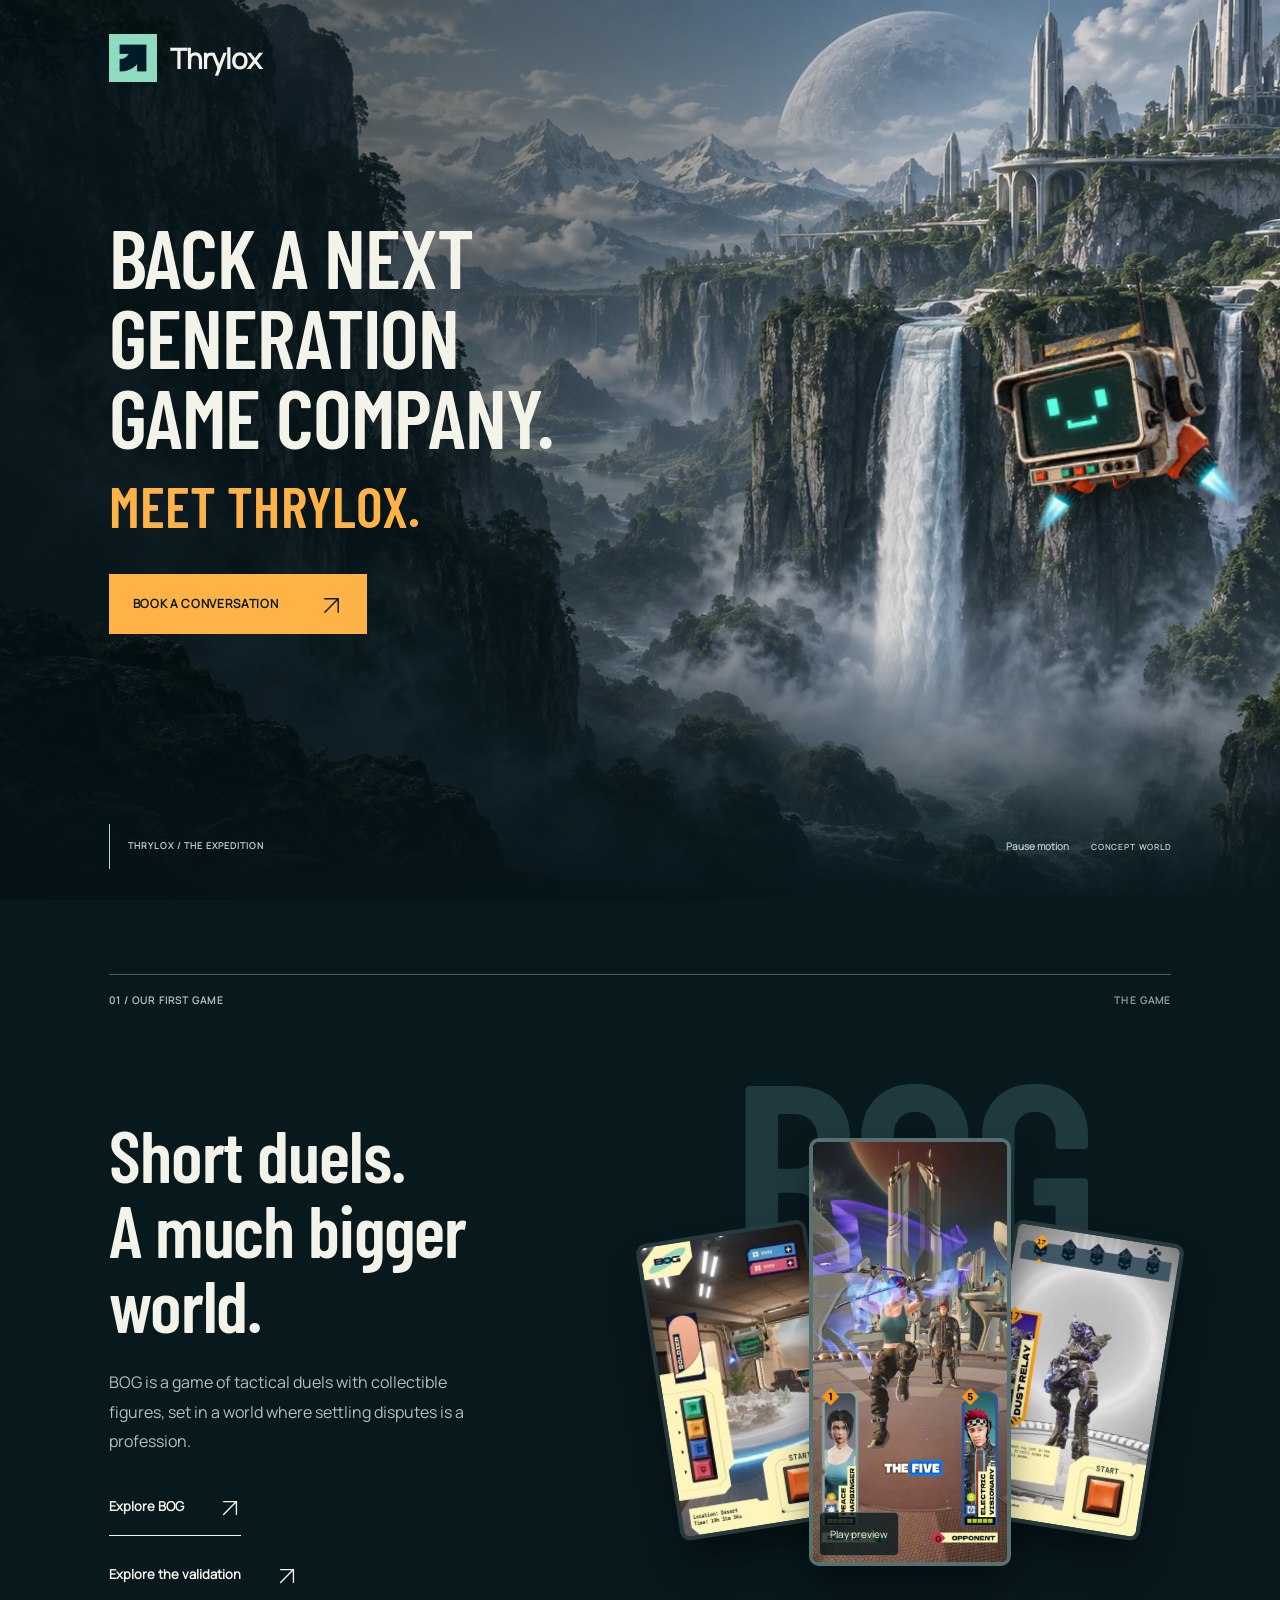
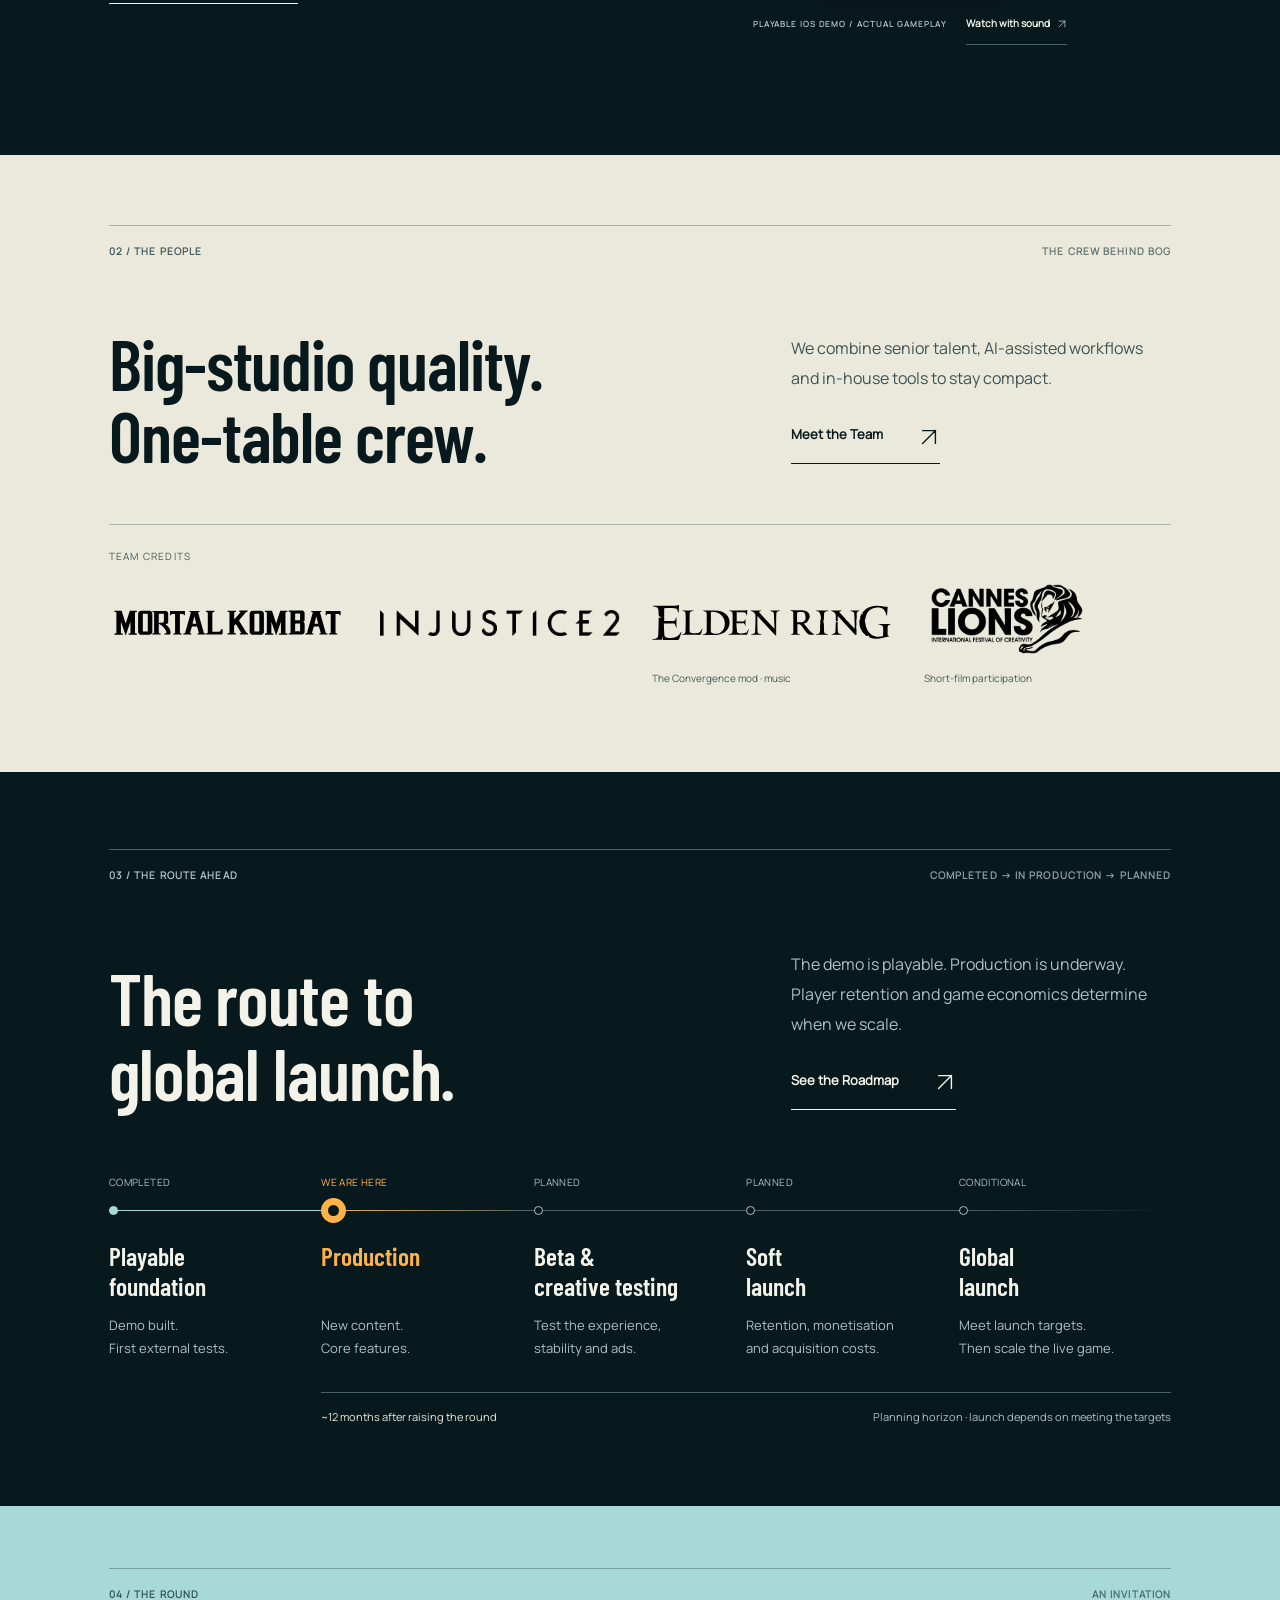
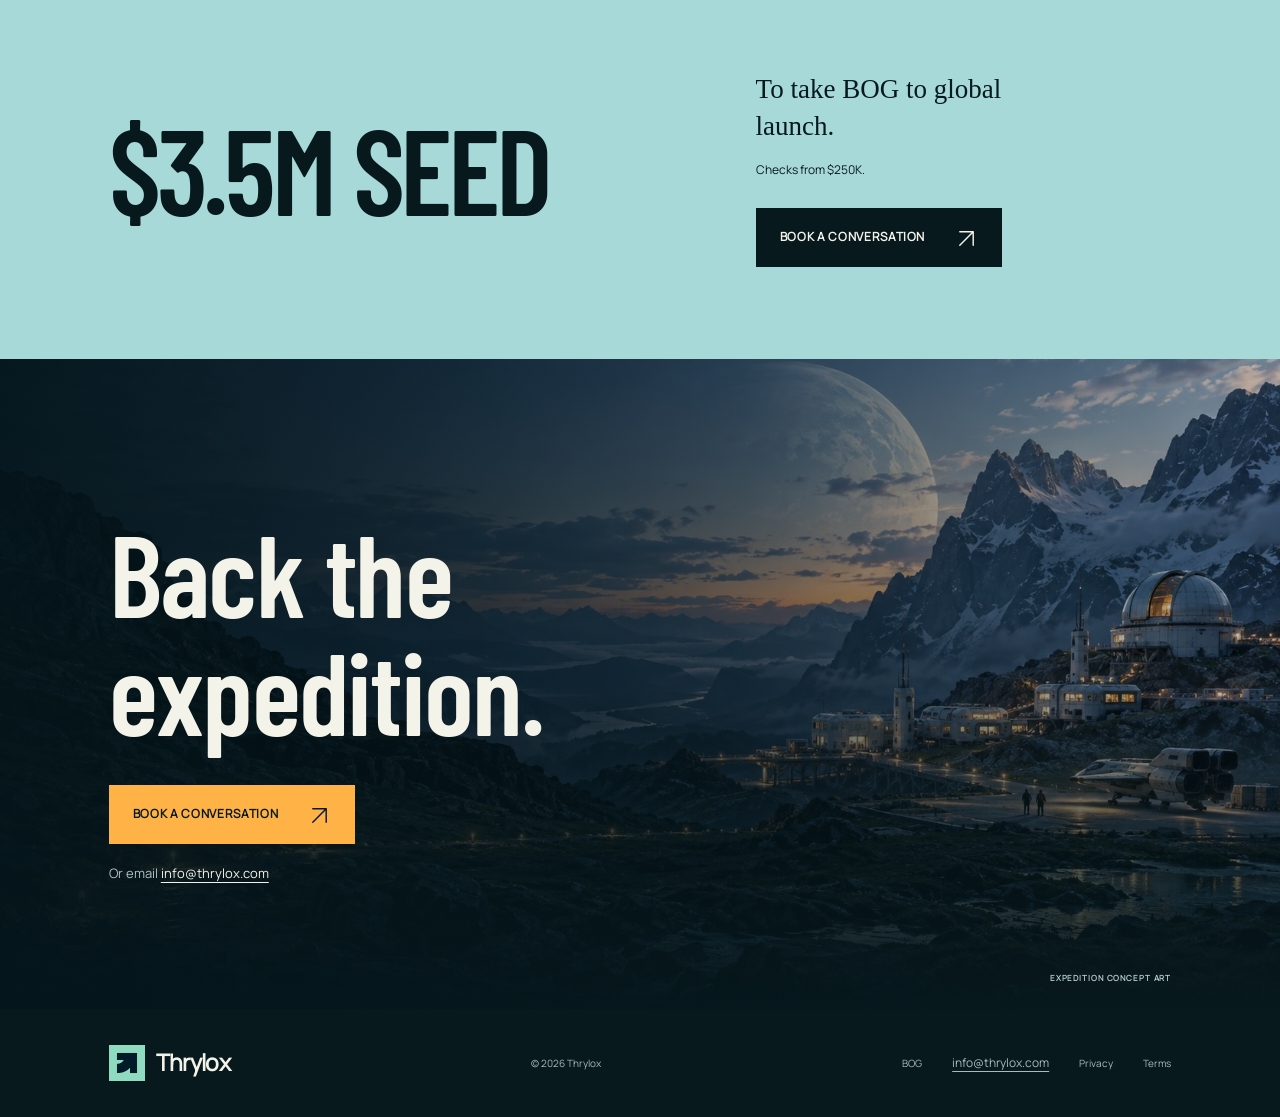
<file: index.html>
<!doctype html><html lang="en"><head><meta charset="utf-8"><meta name="viewport" content="width=device-width,initial-scale=1"><meta name="theme-color" content="#08191e"><title>Thrylox — Back the expedition</title><meta name="description" content="Meet Thrylox: a compact game company building BOG, its own technology and the route to global launch."><link rel="icon" href="./assets/investor/thrylox-logo.png" type="image/png"><link rel="preload" href="./assets/investor/barlow-600.ttf" as="font" type="font/ttf" crossorigin><link rel="preload" as="image" href="./assets/investor/hero-waterfalls-1672.webp" imagesrcset="./assets/investor/hero-waterfalls-960.webp 960w, ./assets/investor/hero-waterfalls-1672.webp 1672w" imagesizes="100vw"><link rel="stylesheet" href="./investor/styles/site.css?v=884b62b967d5"><script type="module" src="./investor/runtime/app.mjs?v=6d2e1b4f6fd4"></script><link rel="canonical" href="https://thrylox.com/"><meta property="og:type" content="website"><meta property="og:site_name" content="Thrylox"><meta property="og:title" content="Thrylox — Back the expedition"><meta property="og:description" content="Meet Thrylox: a compact game company building BOG, its own technology and the route to global launch."><meta property="og:url" content="https://thrylox.com/"><meta property="og:image" content="https://thrylox.com/assets/investor/social/thrylox-expedition.jpg"><meta property="og:image:type" content="image/jpeg"><meta property="og:image:width" content="1200"><meta property="og:image:height" content="630"><meta property="og:image:alt" content="Thrylox — Back a next generation game company. Meet Thrylox. Waterfall concept world."><meta name="twitter:card" content="summary_large_image"><meta name="twitter:title" content="Thrylox — Back the expedition"><meta name="twitter:description" content="Meet Thrylox: a compact game company building BOG, its own technology and the route to global launch."><meta name="twitter:image" content="https://thrylox.com/assets/investor/social/thrylox-expedition.jpg"><meta name="twitter:image:alt" content="Thrylox — Back a next generation game company. Meet Thrylox. Waterfall concept world."></head><body class="journey" data-page="journey"><a class="skip-link" href="#main">Skip to content</a>
    <main id="main">
    <section id="hero" class="chapter hero" aria-labelledby="hero-title" data-chapter>
      <span class="media-shell hero-background" data-media="bog_world_hero"><img src="./assets/investor/hero-waterfalls-1672.webp" srcset="./assets/investor/hero-waterfalls-960.webp 960w, ./assets/investor/hero-waterfalls-1672.webp 1672w" sizes="100vw" alt="" width="1672" height="941" fetchpriority="high" decoding="async"><span class="media-error" hidden>Expedition concept artwork unavailable</span></span><canvas class="hero-water" data-hero-water aria-hidden="true"></canvas><div class="hero-shade"></div>
      <div class="hero-brand"><a class="brand " href="./" aria-label="Thrylox home"><img src="./assets/investor/thrylox-logo.png" width="48" height="48" alt=""><span>Thrylox</span></a></div>
      <div class="hero-content"><h1 id="hero-title">BACK A NEXT GENERATION GAME COMPANY.<span>MEET THRYLOX.</span></h1><a class="button booking " href="https://calendar.app.google/B2CGnXTToixu7rRy5" data-booking="hero" target="_blank" rel="noopener noreferrer">Book a Conversation<span aria-hidden="true"><svg xmlns="http://www.w3.org/2000/svg" viewBox="0 0 24 24" width="1em" height="1em" fill="none" stroke="currentColor" stroke-width="1.5" stroke-linecap="round" stroke-linejoin="round" aria-hidden="true" focusable="false" style="display:inline-block;vertical-align:middle"><path d="M5 19 19 5M5 5h14v14"/></svg></span><span class="sr-only"> (opens booking calendar in a new tab)</span></a></div>
      <div class="hero-bottom"><span class="vertical-line" aria-hidden="true"></span><span>THRYLOX / THE EXPEDITION</span><div class="hero-motion-tools"><button type="button" data-scene-pause aria-pressed="false" hidden>Pause motion</button><span>CONCEPT WORLD</span></div></div>
      <div class="robot-guide" data-robot data-section="hero" aria-hidden="true"><div class="robot-float"><div class="robot-fallback"><i></i><b>•‿•</b><span></span></div><img class="robot-body" src="./assets/investor/robot.webp" width="720" height="540" alt="" fetchpriority="high"><svg class="robot-face" viewBox="0 0 160 90"><g class="robot-eyes" fill="currentColor"><path class="eye eye-left" d="M35 23h14v23H35z"/><path class="eye eye-right" d="M103 23h14v23h-14z"/></g><path class="robot-smile" d="M60 57v8h35v-8" fill="none" stroke="currentColor" stroke-width="6"/><path class="robot-check" d="m48 45 20 17 40-40" fill="none" stroke="currentColor" stroke-width="9"/></svg></div></div>
    </section>
    <header class="journey-nav" data-journey-nav><div class="nav-inner"><a class="brand nav-home" href="#hero" aria-label="Back to the beginning"><img src="./assets/investor/thrylox-logo.png" width="48" height="48" alt=""></a><nav aria-label="Journey chapters"><a href="#bog" data-chapter-link="bog"><span>01</span>BOG</a><a href="#team" data-chapter-link="team"><span>02</span>Team</a><a href="#roadmap" data-chapter-link="roadmap"><span>03</span>Roadmap</a><a href="#round" data-chapter-link="round"><span>04</span>Round</a></nav><a class="button booking button-small" href="https://calendar.app.google/B2CGnXTToixu7rRy5" data-booking="sticky" target="_blank" rel="noopener noreferrer">Book a Conversation<span aria-hidden="true"><svg xmlns="http://www.w3.org/2000/svg" viewBox="0 0 24 24" width="1em" height="1em" fill="none" stroke="currentColor" stroke-width="1.5" stroke-linecap="round" stroke-linejoin="round" aria-hidden="true" focusable="false" style="display:inline-block;vertical-align:middle"><path d="M5 19 19 5M5 5h14v14"/></svg></span><span class="sr-only"> (opens booking calendar in a new tab)</span></a></div><div class="progress-track" aria-hidden="true"><span data-progress></span></div></header>
    <section id="bog" class="chapter bog-chapter" aria-labelledby="bog-title" data-chapter tabindex="-1">
      <div class="chapter-top"><span>01 / OUR FIRST GAME</span><span>THE GAME</span></div>
      <div class="split"><div class="chapter-copy"><h2 id="bog-title">Short duels.<br>A much bigger world.</h2><p>BOG is a game of tactical duels with collectible figures, set in a world where settling disputes is a profession.</p><div class="game-deep-links"><a class="text-link" href="./bog.html" data-deep-open="bog">Explore BOG<span aria-hidden="true"><svg xmlns="http://www.w3.org/2000/svg" viewBox="0 0 24 24" width="1em" height="1em" fill="none" stroke="currentColor" stroke-width="1.5" stroke-linecap="round" stroke-linejoin="round" aria-hidden="true" focusable="false" style="display:inline-block;vertical-align:middle"><path d="M5 19 19 5M5 5h14v14"/></svg></span></a><a class="text-link" href="./validation.html" data-deep-open="validation">Explore the validation<span aria-hidden="true"><svg xmlns="http://www.w3.org/2000/svg" viewBox="0 0 24 24" width="1em" height="1em" fill="none" stroke="currentColor" stroke-width="1.5" stroke-linecap="round" stroke-linejoin="round" aria-hidden="true" focusable="false" style="display:inline-block;vertical-align:middle"><path d="M5 19 19 5M5 5h14v14"/></svg></span></a></div></div>
      <div class="game-window"><span class="world-wordmark" aria-hidden="true">BOG</span><div class="screen-array"><figure class="game-screen screen-one"><span class="media-shell " data-media="bog_ship"><img src="./assets/onboarding/gallery/step-center.webp"  alt="BOG’s ship hub and its view over the world" width="360" height="640" loading="lazy" decoding="async"><span class="media-error" hidden>This demo image is unavailable.</span></span></figure><figure class="game-screen screen-two video-screen" data-media="bog_walkthrough_preview"><div class="preview-video-wrap"><video controls muted playsinline loop preload="metadata" src="./assets/investor/gameplay-preview-hq.mp4" poster="./assets/investor/gameplay-september-poster.jpg" width="720" height="1564" aria-label="BOG gameplay preview" data-gameplay data-gameplay-preview data-full-src="./assets/investor/gameplay-september.mp4"><a href="./assets/investor/gameplay-september.mp4">Watch the full BOG gameplay video</a></video><button type="button" class="preview-open" data-watch-preview aria-label="Watch BOG gameplay fullscreen with sound" hidden></button><button type="button" class="preview-pause" data-preview-pause hidden>Play preview</button><div class="video-error" hidden><span>Gameplay preview unavailable</span><a href="./assets/investor/gameplay-september.mp4">Open the full video <span aria-hidden="true"><svg xmlns="http://www.w3.org/2000/svg" viewBox="0 0 24 24" width="1em" height="1em" fill="none" stroke="currentColor" stroke-width="1.5" stroke-linecap="round" stroke-linejoin="round" aria-hidden="true" focusable="false" style="display:inline-block;vertical-align:middle"><path d="M5 19 19 5M5 5h14v14"/></svg></span></a></div></div><p class="preview-status" data-preview-status role="status" hidden></p><noscript><a href="./assets/investor/gameplay-september.mp4">Watch the full video with sound</a></noscript></figure><figure class="game-screen screen-three"><span class="media-shell " data-media="bog_collection"><img src="./assets/onboarding/gallery/welcome-center.webp"  alt="A collectible figure in BOG’s early collection" width="360" height="640" loading="lazy" decoding="async"><span class="media-error" hidden>This demo image is unavailable.</span></span></figure></div><div class="game-caption"><span>PLAYABLE iOS DEMO / ACTUAL GAMEPLAY</span><button type="button" class="preview-sound" data-watch-sound>Watch with sound <span aria-hidden="true"><svg xmlns="http://www.w3.org/2000/svg" viewBox="0 0 24 24" width="1em" height="1em" fill="none" stroke="currentColor" stroke-width="1.5" stroke-linecap="round" stroke-linejoin="round" aria-hidden="true" focusable="false" style="display:inline-block;vertical-align:middle"><path d="M5 19 19 5M5 5h14v14"/></svg></span></button></div></div></div>
    </section>
    <section id="team" class="chapter team-chapter" aria-labelledby="team-title" data-chapter tabindex="-1">
      <div class="chapter-top"><span>02 / THE PEOPLE</span><span>THE CREW BEHIND BOG</span></div>
      <div class="section-intro"><h2 id="team-title">Big-studio quality.<br>One-table crew.</h2><div><p>We combine senior talent, AI-assisted workflows and in-house tools to stay compact.</p><a class="text-link" href="./team.html" data-deep-open="team">Meet the Team<span aria-hidden="true"><svg xmlns="http://www.w3.org/2000/svg" viewBox="0 0 24 24" width="1em" height="1em" fill="none" stroke="currentColor" stroke-width="1.5" stroke-linecap="round" stroke-linejoin="round" aria-hidden="true" focusable="false" style="display:inline-block;vertical-align:middle"><path d="M5 19 19 5M5 5h14v14"/></svg></span></a></div></div>
      <div class="team-credits"><section class="credit-group credit-group--team-credits" aria-labelledby="team-credits-title"><h3 id="team-credits-title">Team credits</h3><ul><li><a class="credit-item" href="./team.html#engineering"><span class="credit-mark"><img src="./assets/investor/credits/mortal-kombat.svg" width="175" height="27" alt="Mortal Kombat" loading="lazy" decoding="async"></span></a></li><li><a class="credit-item" href="./team.html#engineering"><span class="credit-mark"><img src="./assets/investor/credits/injustice-2.png" width="1318" height="143" alt="Injustice 2" loading="lazy" decoding="async"></span></a></li><li><a class="credit-item" href="./team.html#music-and-sound"><span class="credit-mark"><img src="./assets/investor/credits/elden-ring.svg" width="878" height="128" alt="Elden Ring" loading="lazy" decoding="async"></span><span class="credit-detail">The Convergence mod · music</span></a></li><li><a class="credit-item" href="./team.html#visual-world"><span class="credit-mark credit-mark--stacked"><img src="./assets/investor/credits/cannes.webp" width="960" height="484" alt="Cannes" loading="lazy" decoding="async"></span><span class="credit-detail">Short-film participation</span></a></li></ul></section></div>
    </section>
    <section id="roadmap" class="chapter roadmap-chapter" aria-labelledby="roadmap-title" data-chapter tabindex="-1">
      <div class="chapter-top"><span>03 / THE ROUTE AHEAD</span><span>COMPLETED → IN PRODUCTION → PLANNED</span></div>
      <div class="section-intro"><h2 id="roadmap-title">The route to<br>global launch.</h2><div><p>The demo is playable. Production is underway. Player retention and game economics determine when we scale.</p><a class="text-link" href="./roadmap.html" data-deep-open="roadmap">See the Roadmap<span aria-hidden="true"><svg xmlns="http://www.w3.org/2000/svg" viewBox="0 0 24 24" width="1em" height="1em" fill="none" stroke="currentColor" stroke-width="1.5" stroke-linecap="round" stroke-linejoin="round" aria-hidden="true" focusable="false" style="display:inline-block;vertical-align:middle"><path d="M5 19 19 5M5 5h14v14"/></svg></span></a></div></div>
      <div class="roadmap-route">
    <ol class="route-track" aria-label="Development milestones">
      <li class="route-phase phase-past">
        <span class="route-phase-status">Completed</span><span class="route-mark" aria-hidden="true"></span>
        <h3><a href="./roadmap.html#demo" data-deep-open="roadmap">Playable<br> foundation</a></h3><p>Demo built.<br> First external tests.</p>
      </li><li class="route-phase phase-current" aria-current="step">
        <span class="route-phase-status">We are here</span><span class="route-mark" aria-hidden="true"></span>
        <h3><a href="./roadmap.html#production" data-deep-open="roadmap">Production</a></h3><p>New content.<br> Core features.</p>
      </li><li class="route-phase phase-future">
        <span class="route-phase-status">Planned</span><span class="route-mark" aria-hidden="true"></span>
        <h3><a href="./roadmap.html#beta" data-deep-open="roadmap">Beta &amp;<br> creative testing</a></h3><p>Test the experience,<br> stability and ads.</p>
      </li><li class="route-phase phase-future">
        <span class="route-phase-status">Planned</span><span class="route-mark" aria-hidden="true"></span>
        <h3><a href="./roadmap.html#soft-launch" data-deep-open="roadmap">Soft<br> launch</a></h3><p>Retention, monetisation<br> and acquisition costs.</p>
      </li><li class="route-phase phase-future">
        <span class="route-phase-status">Conditional</span><span class="route-mark" aria-hidden="true"></span>
        <h3><a href="./roadmap.html#global" data-deep-open="roadmap">Global<br> launch</a></h3><p>Meet launch targets.<br> Then scale the live game.</p>
      </li>
    </ol>
    <div class="route-horizon"><div><strong>~12 months after raising the round</strong><span>Planning horizon · launch depends on meeting the targets</span></div></div>
  </div>
    </section>
    <section id="round" class="chapter round-chapter" aria-labelledby="round-title" data-chapter tabindex="-1">
      <div class="chapter-top"><span>04 / THE ROUND</span><span>AN INVITATION</span></div>
      <div class="round-grid"><h2 id="round-title">$3.5M SEED</h2><div class="round-details"><p>To take BOG to global launch.</p><span>Checks from $250K.</span><a class="button booking " href="https://calendar.app.google/B2CGnXTToixu7rRy5" data-booking="round" target="_blank" rel="noopener noreferrer">Book a Conversation<span aria-hidden="true"><svg xmlns="http://www.w3.org/2000/svg" viewBox="0 0 24 24" width="1em" height="1em" fill="none" stroke="currentColor" stroke-width="1.5" stroke-linecap="round" stroke-linejoin="round" aria-hidden="true" focusable="false" style="display:inline-block;vertical-align:middle"><path d="M5 19 19 5M5 5h14v14"/></svg></span><span class="sr-only"> (opens booking calendar in a new tab)</span></a></div></div>
    </section>
    <section id="final" class="chapter final-chapter" aria-labelledby="final-title" data-chapter tabindex="-1">
      <span class="media-shell final-background" data-media="expedition_outpost"><img src="./assets/expedition/outpost.webp" srcset="./assets/expedition/outpost-960.webp 960w, ./assets/expedition/outpost.webp 1672w" sizes="100vw" alt="" width="1672" height="941" loading="lazy" decoding="async"><span class="media-error" hidden>Expedition concept artwork unavailable</span></span><div class="final-shade"></div><div class="final-copy"><h2 id="final-title">Back the<br>expedition.</h2><a class="button booking " href="https://calendar.app.google/B2CGnXTToixu7rRy5" data-booking="final" target="_blank" rel="noopener noreferrer">Book a Conversation<span aria-hidden="true"><svg xmlns="http://www.w3.org/2000/svg" viewBox="0 0 24 24" width="1em" height="1em" fill="none" stroke="currentColor" stroke-width="1.5" stroke-linecap="round" stroke-linejoin="round" aria-hidden="true" focusable="false" style="display:inline-block;vertical-align:middle"><path d="M5 19 19 5M5 5h14v14"/></svg></span><span class="sr-only"> (opens booking calendar in a new tab)</span></a><p class="contact-email">Or email <a class="email-link" href="mailto:info@thrylox.com">info@thrylox.com</a></p></div><span class="art-caption">EXPEDITION CONCEPT ART</span>
    </section>
    </main><footer class="footer"><a class="brand footer-name" href="./" aria-label="Thrylox home"><img src="./assets/investor/thrylox-logo.png" width="48" height="48" alt=""><span>Thrylox</span></a><span>© 2026 Thrylox</span><div class="footer-links"><a href="./bog.html">BOG</a><a class="email-link" href="mailto:info@thrylox.com">info@thrylox.com</a><a href="./privacy.html">Privacy</a><a href="./terms.html">Terms</a></div></footer></body></html>
</file>
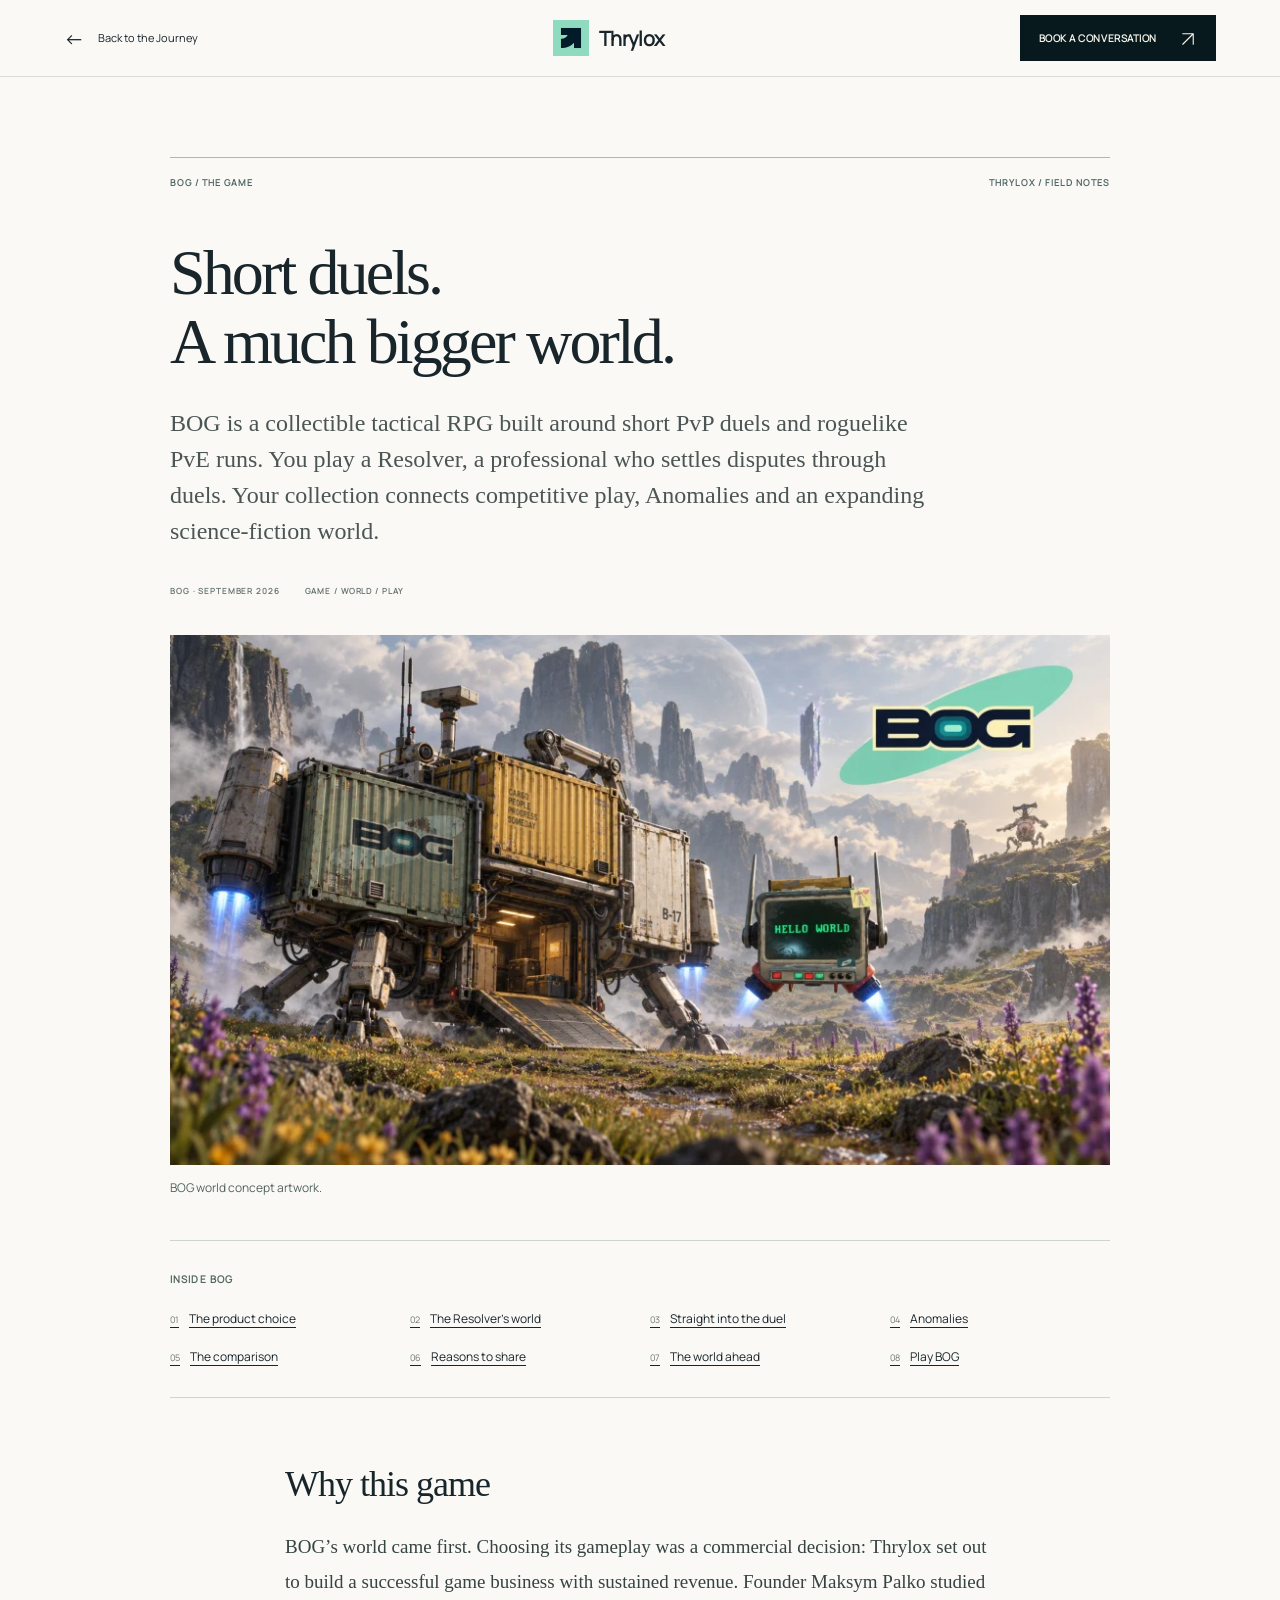
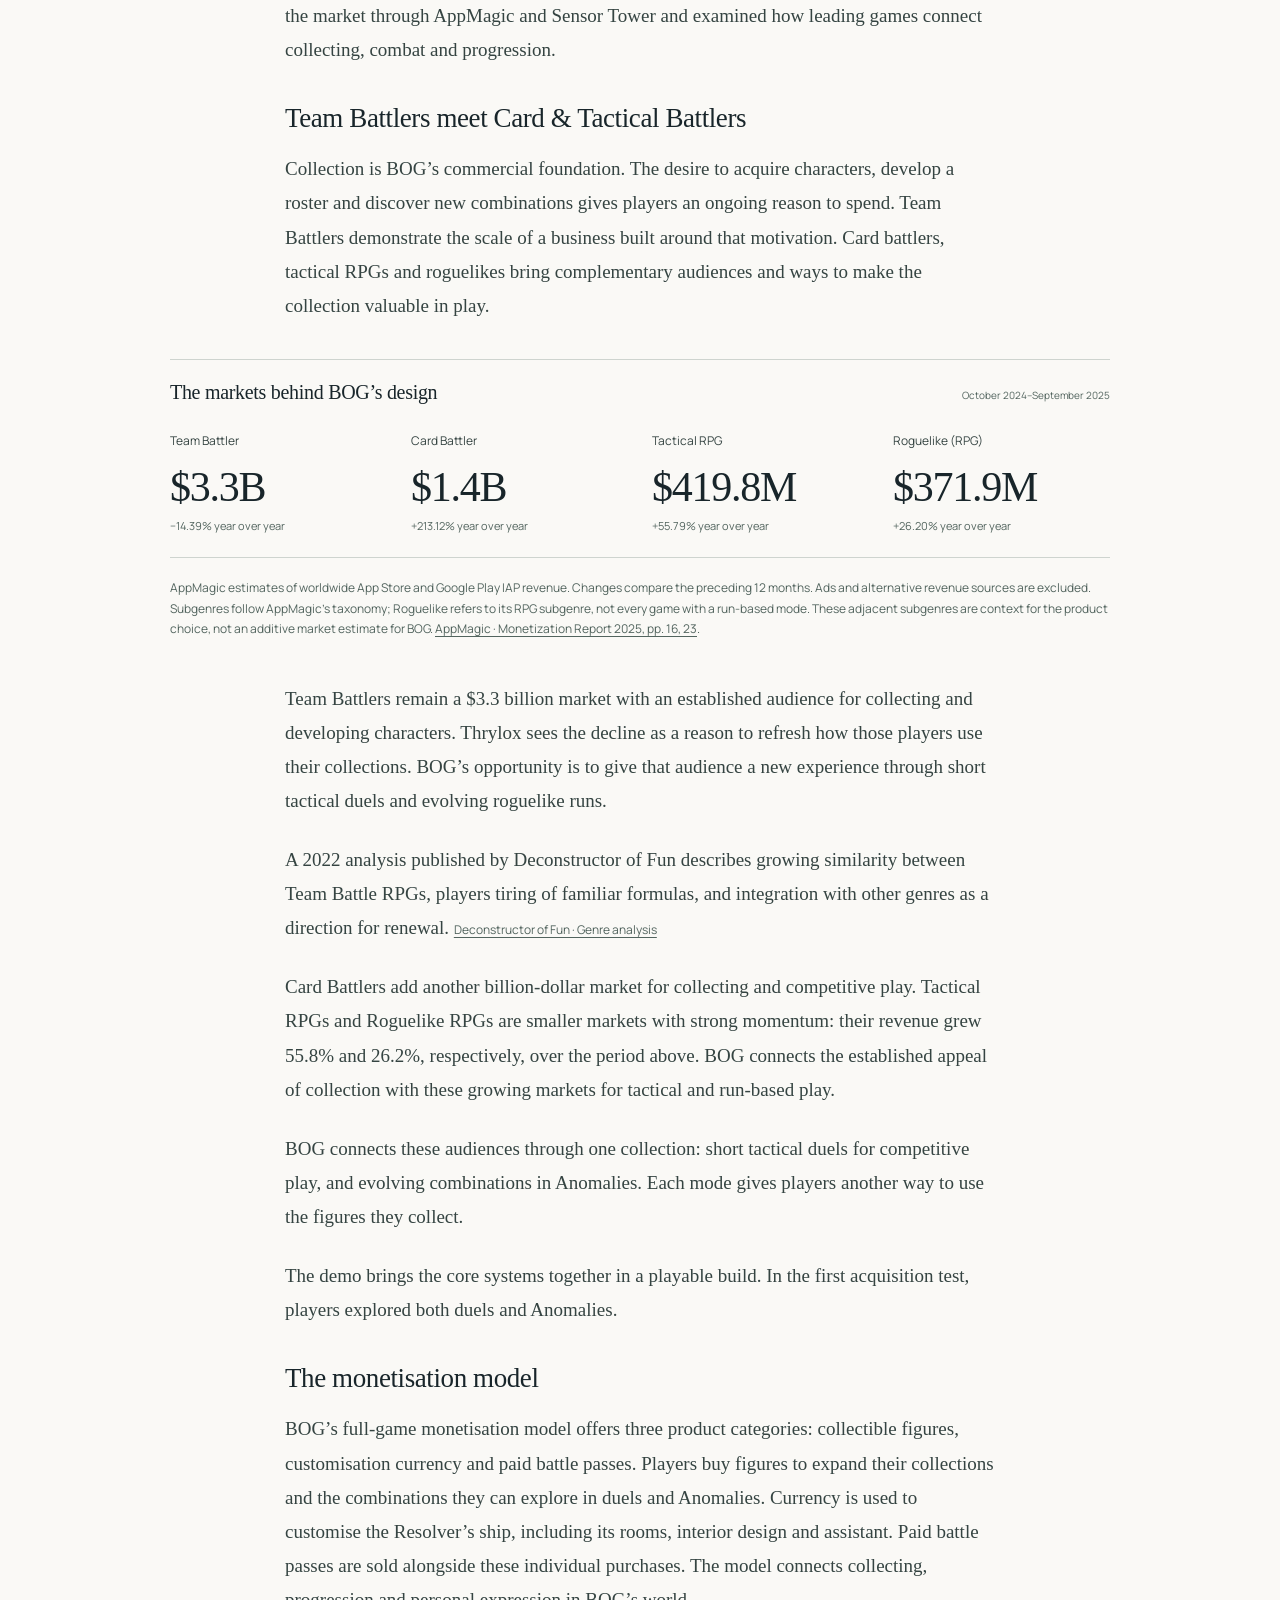
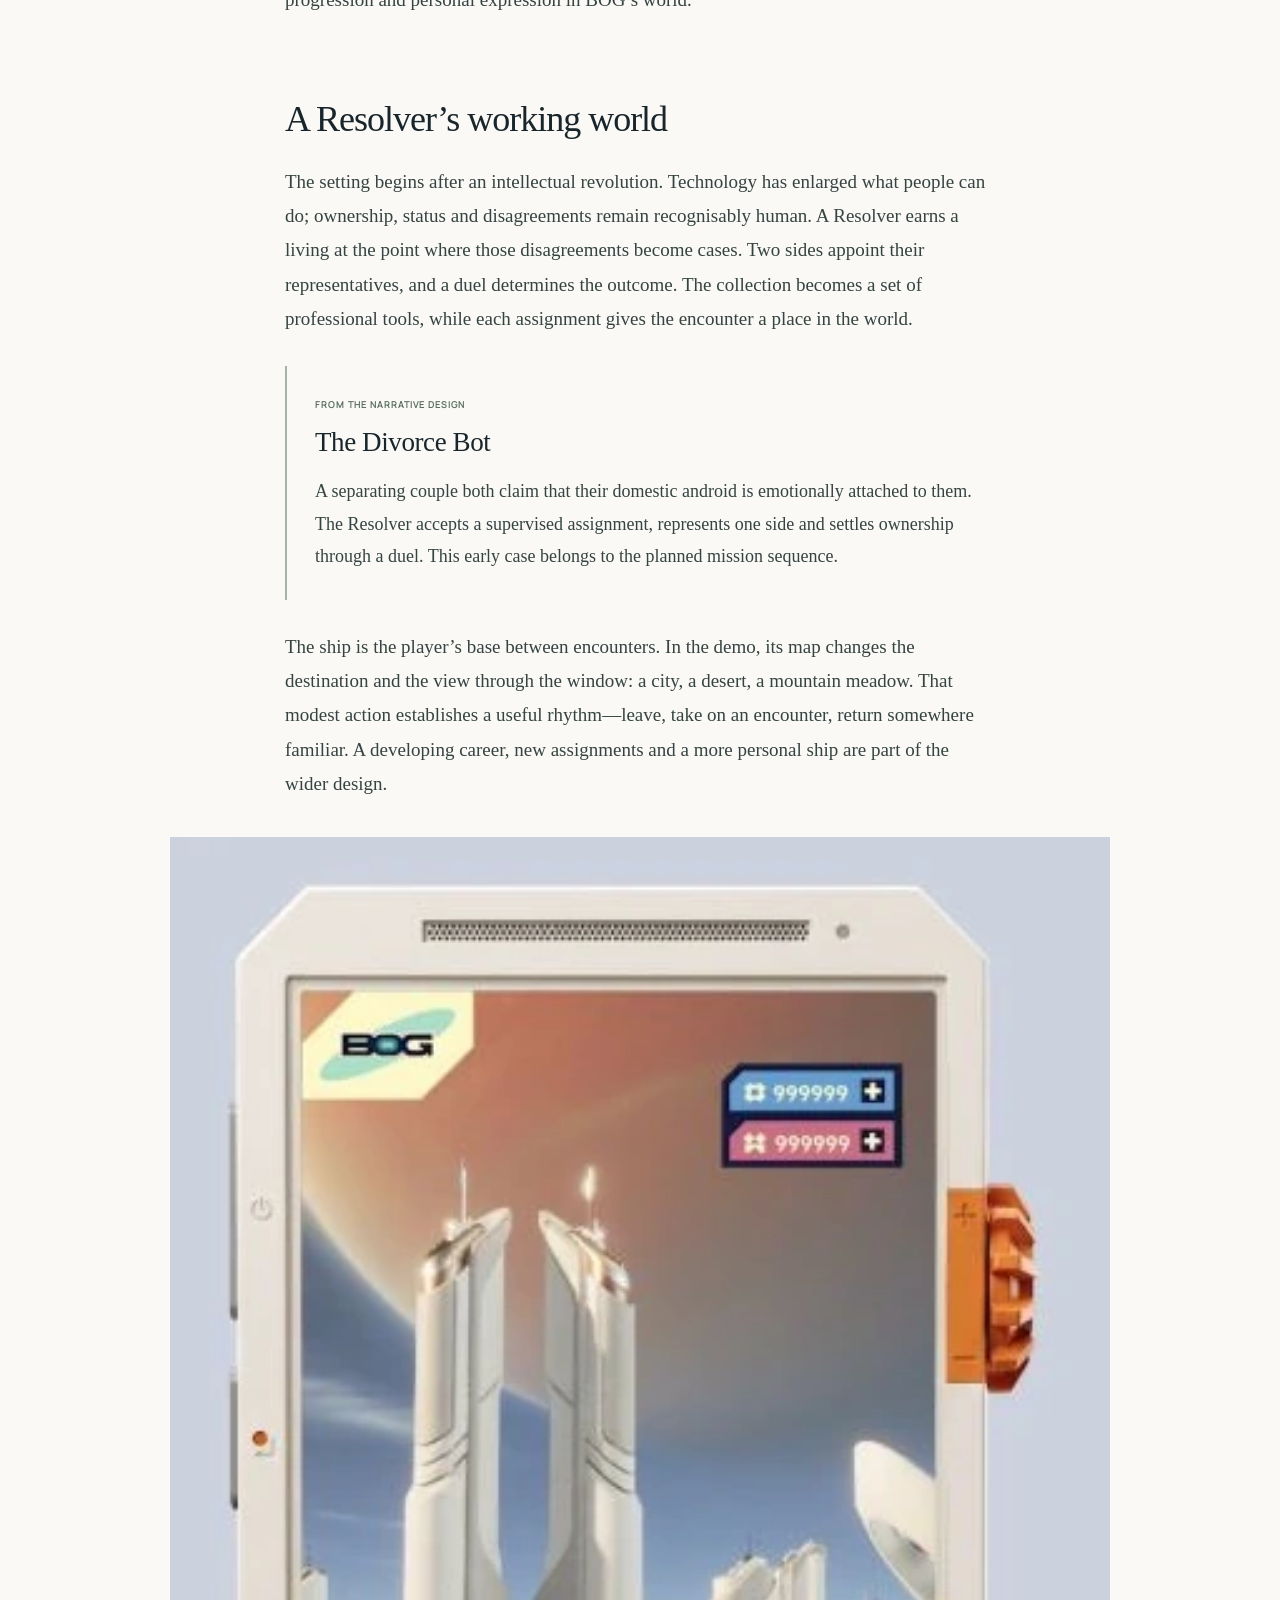
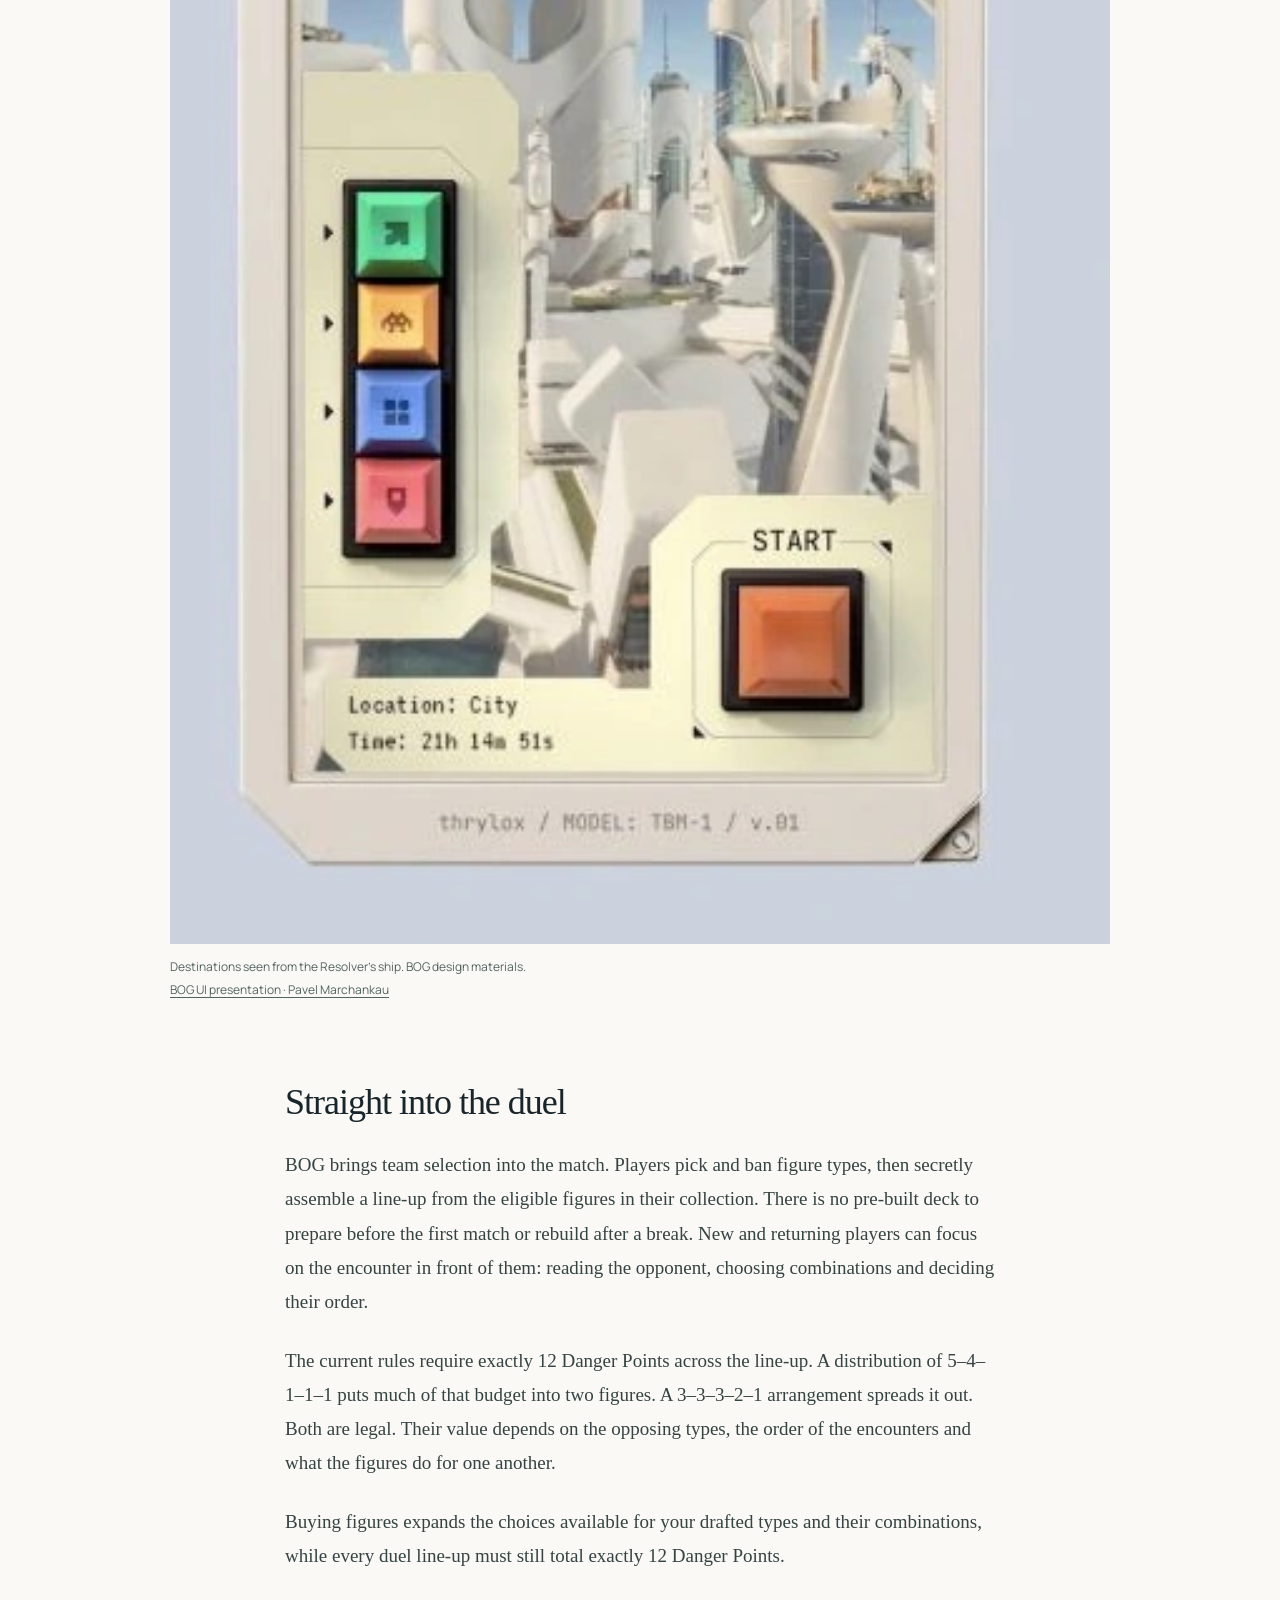
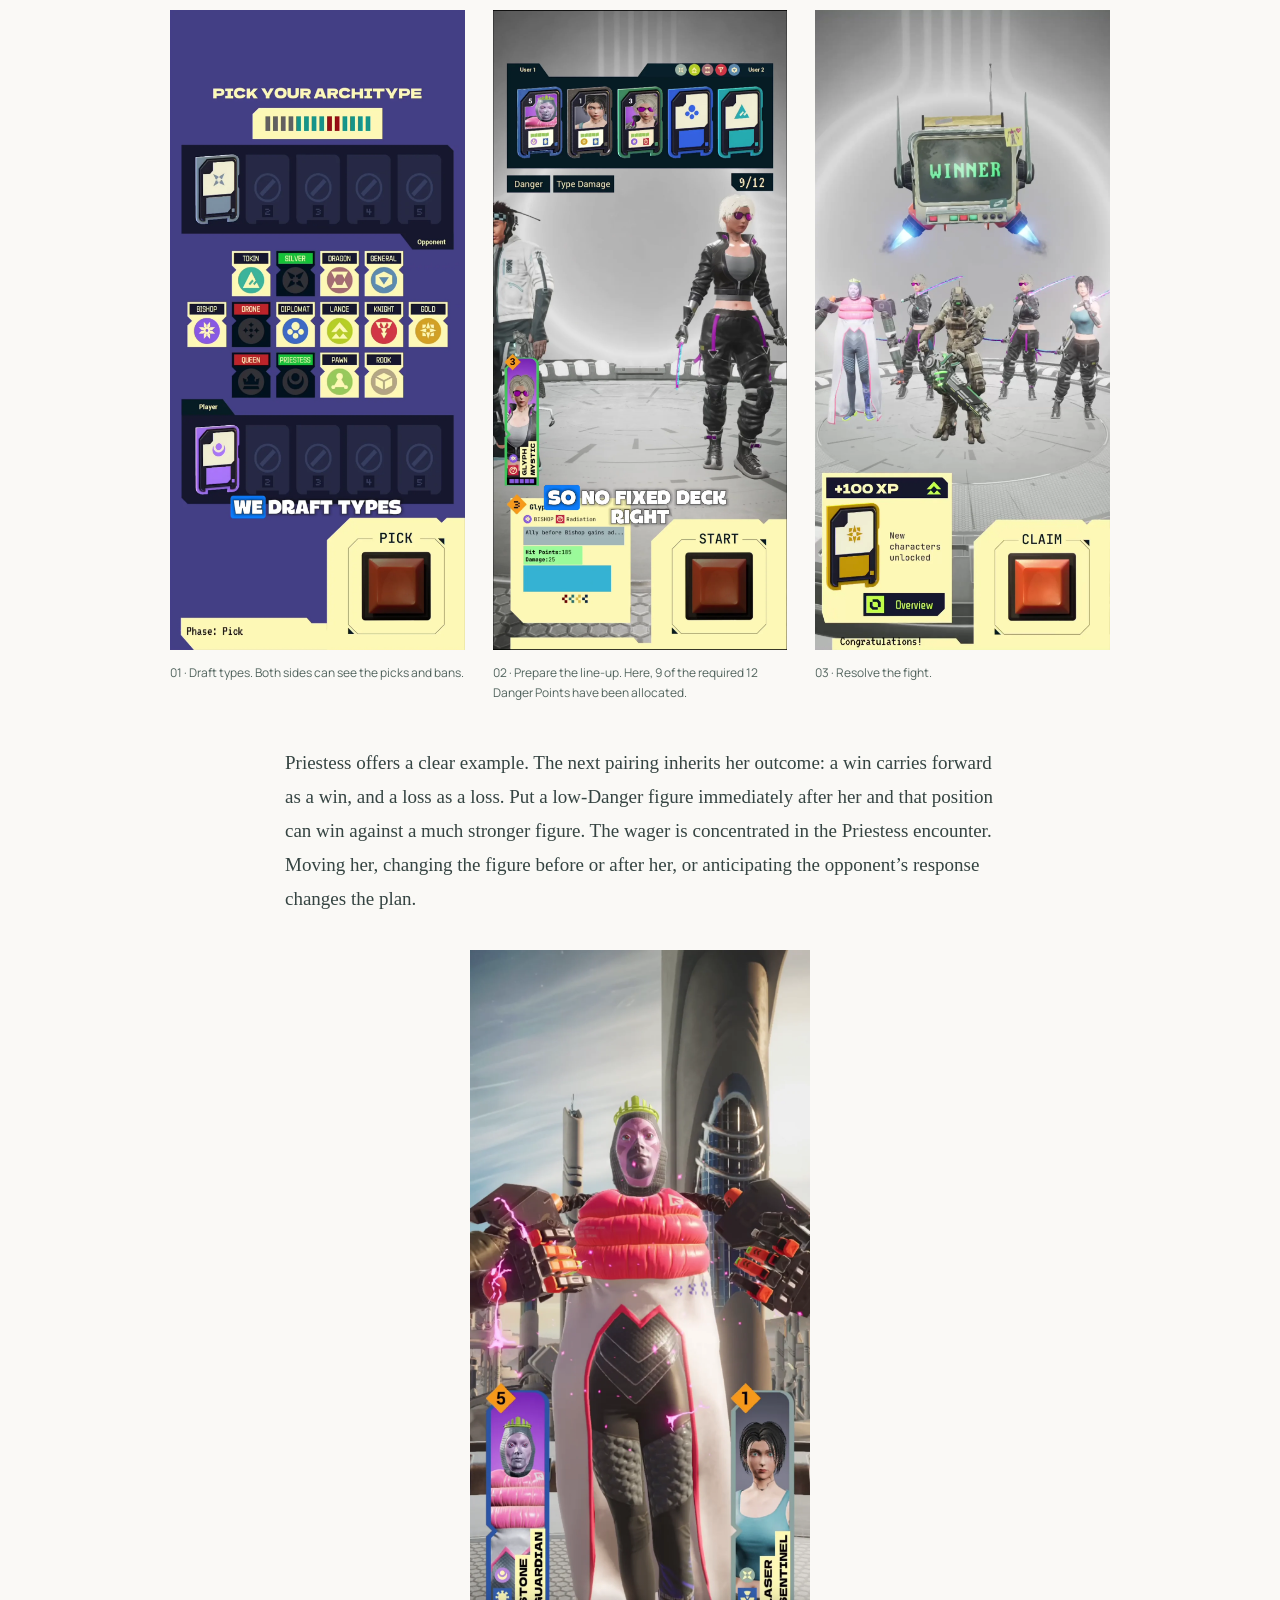
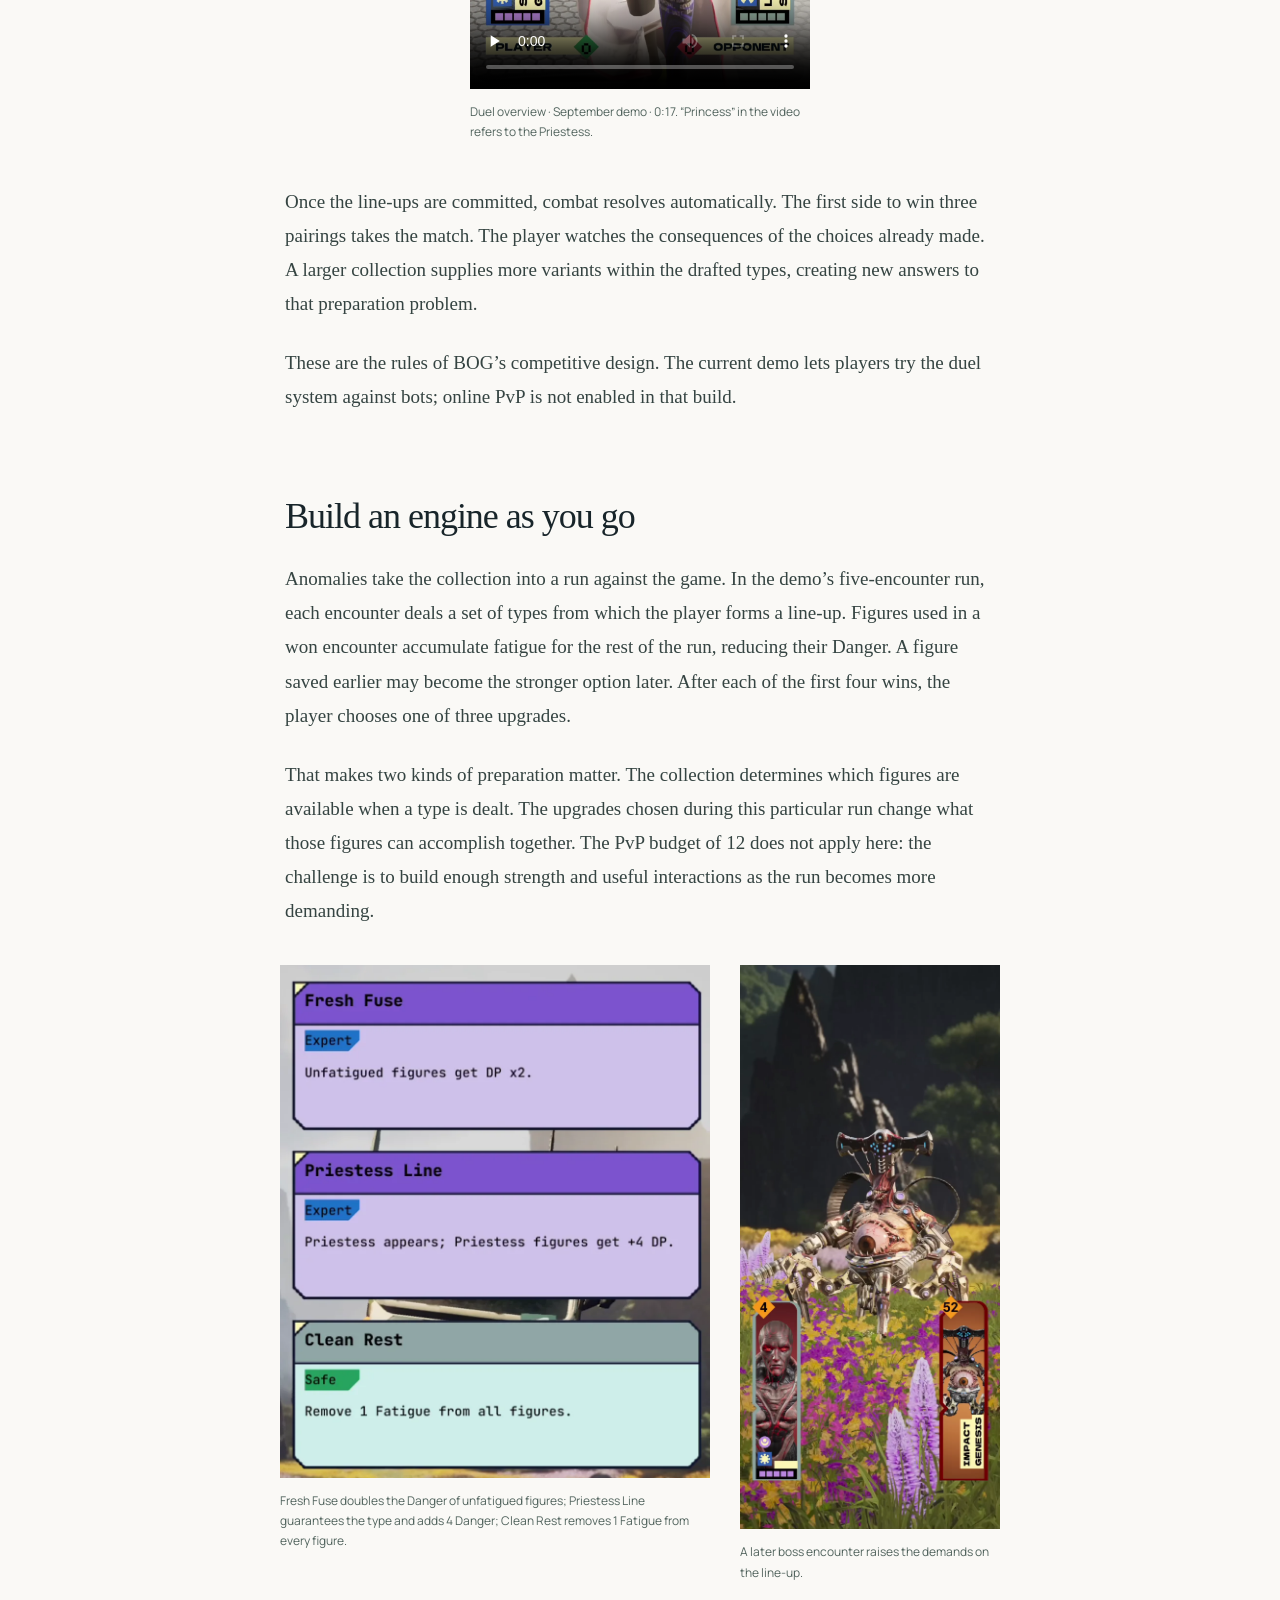
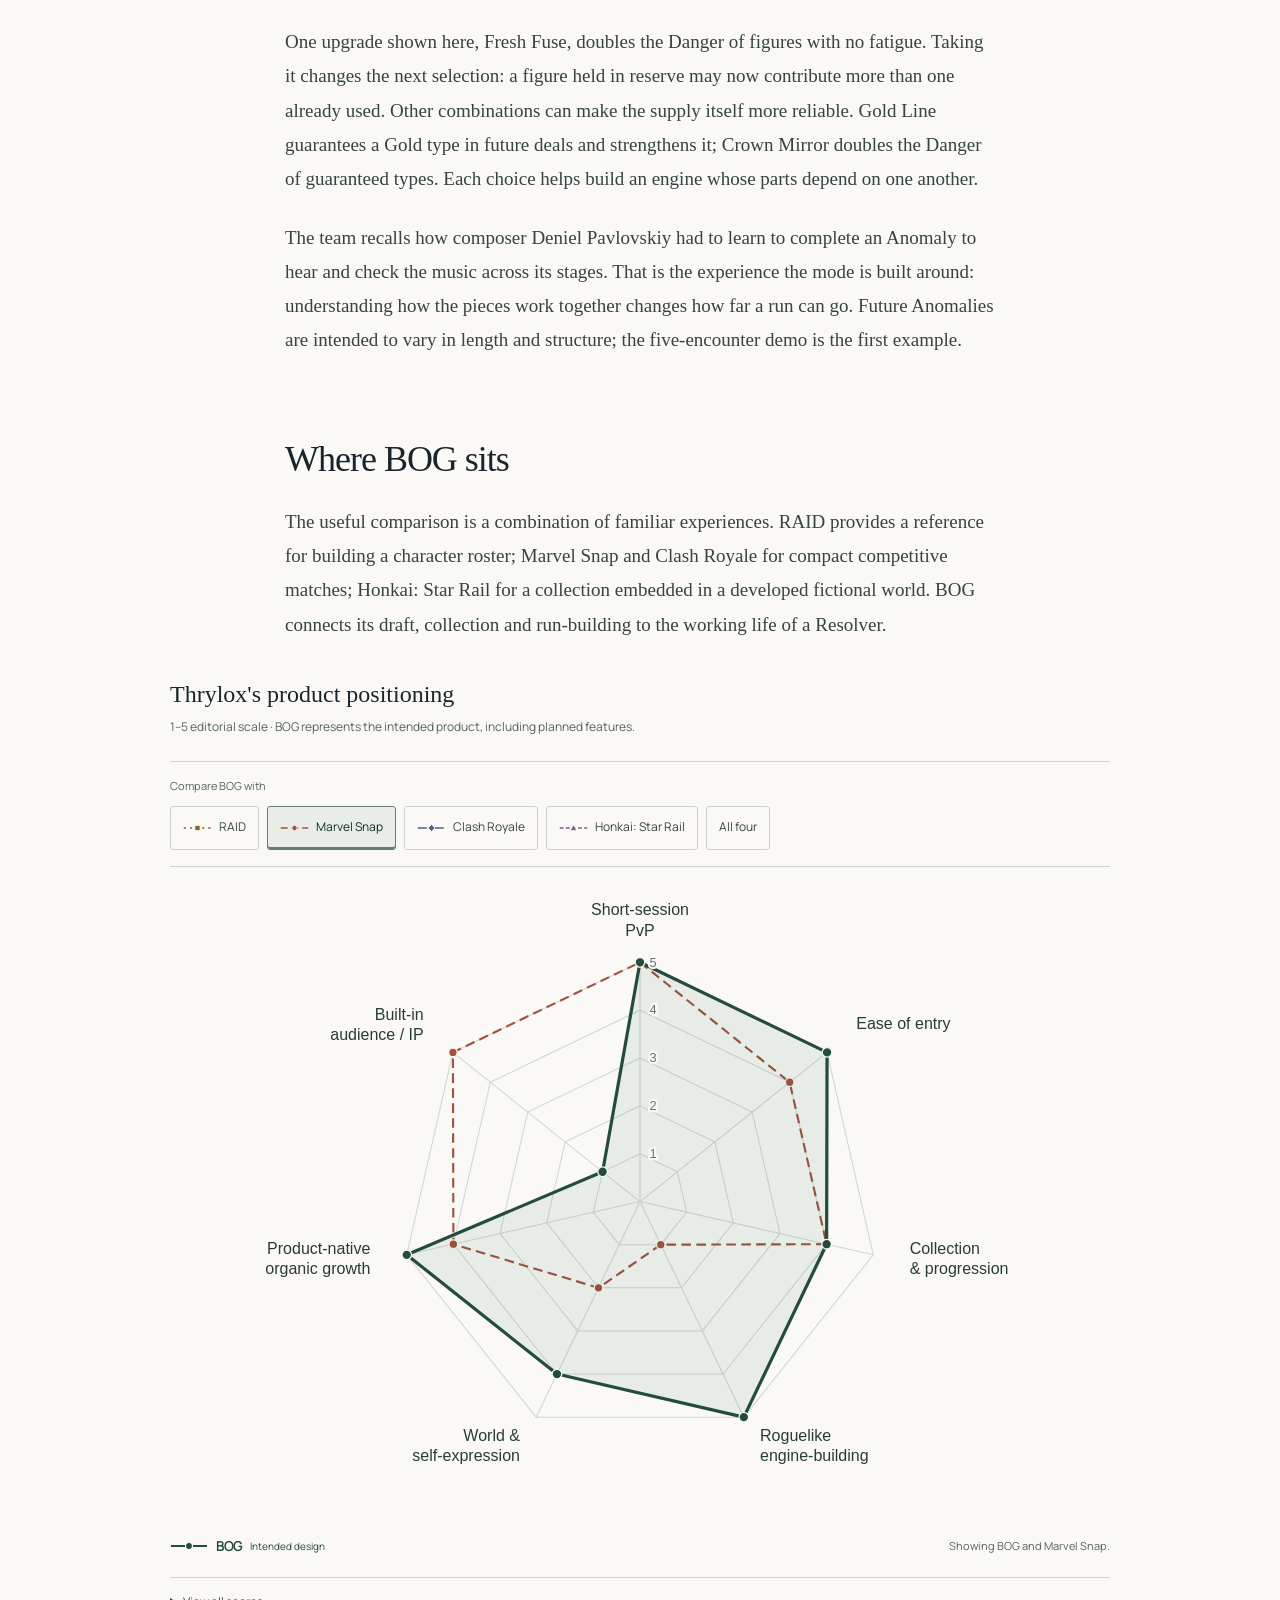
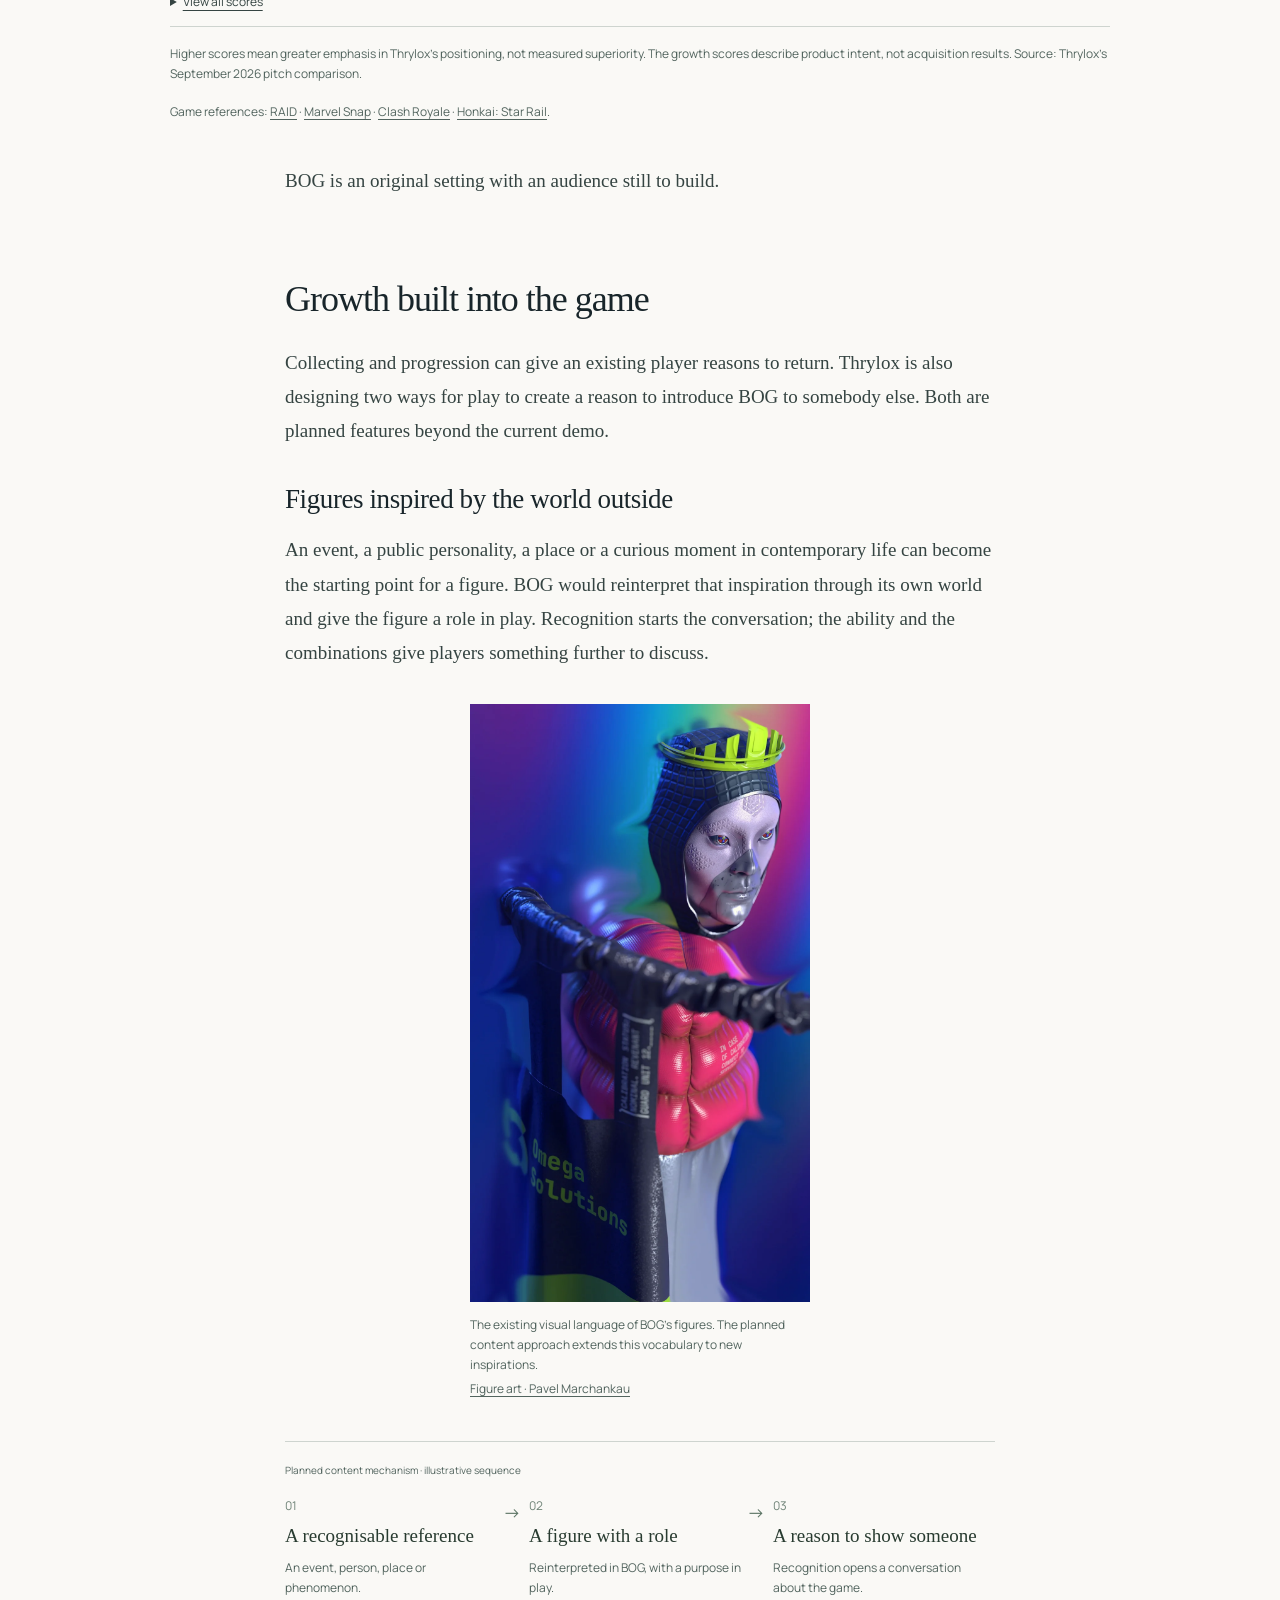
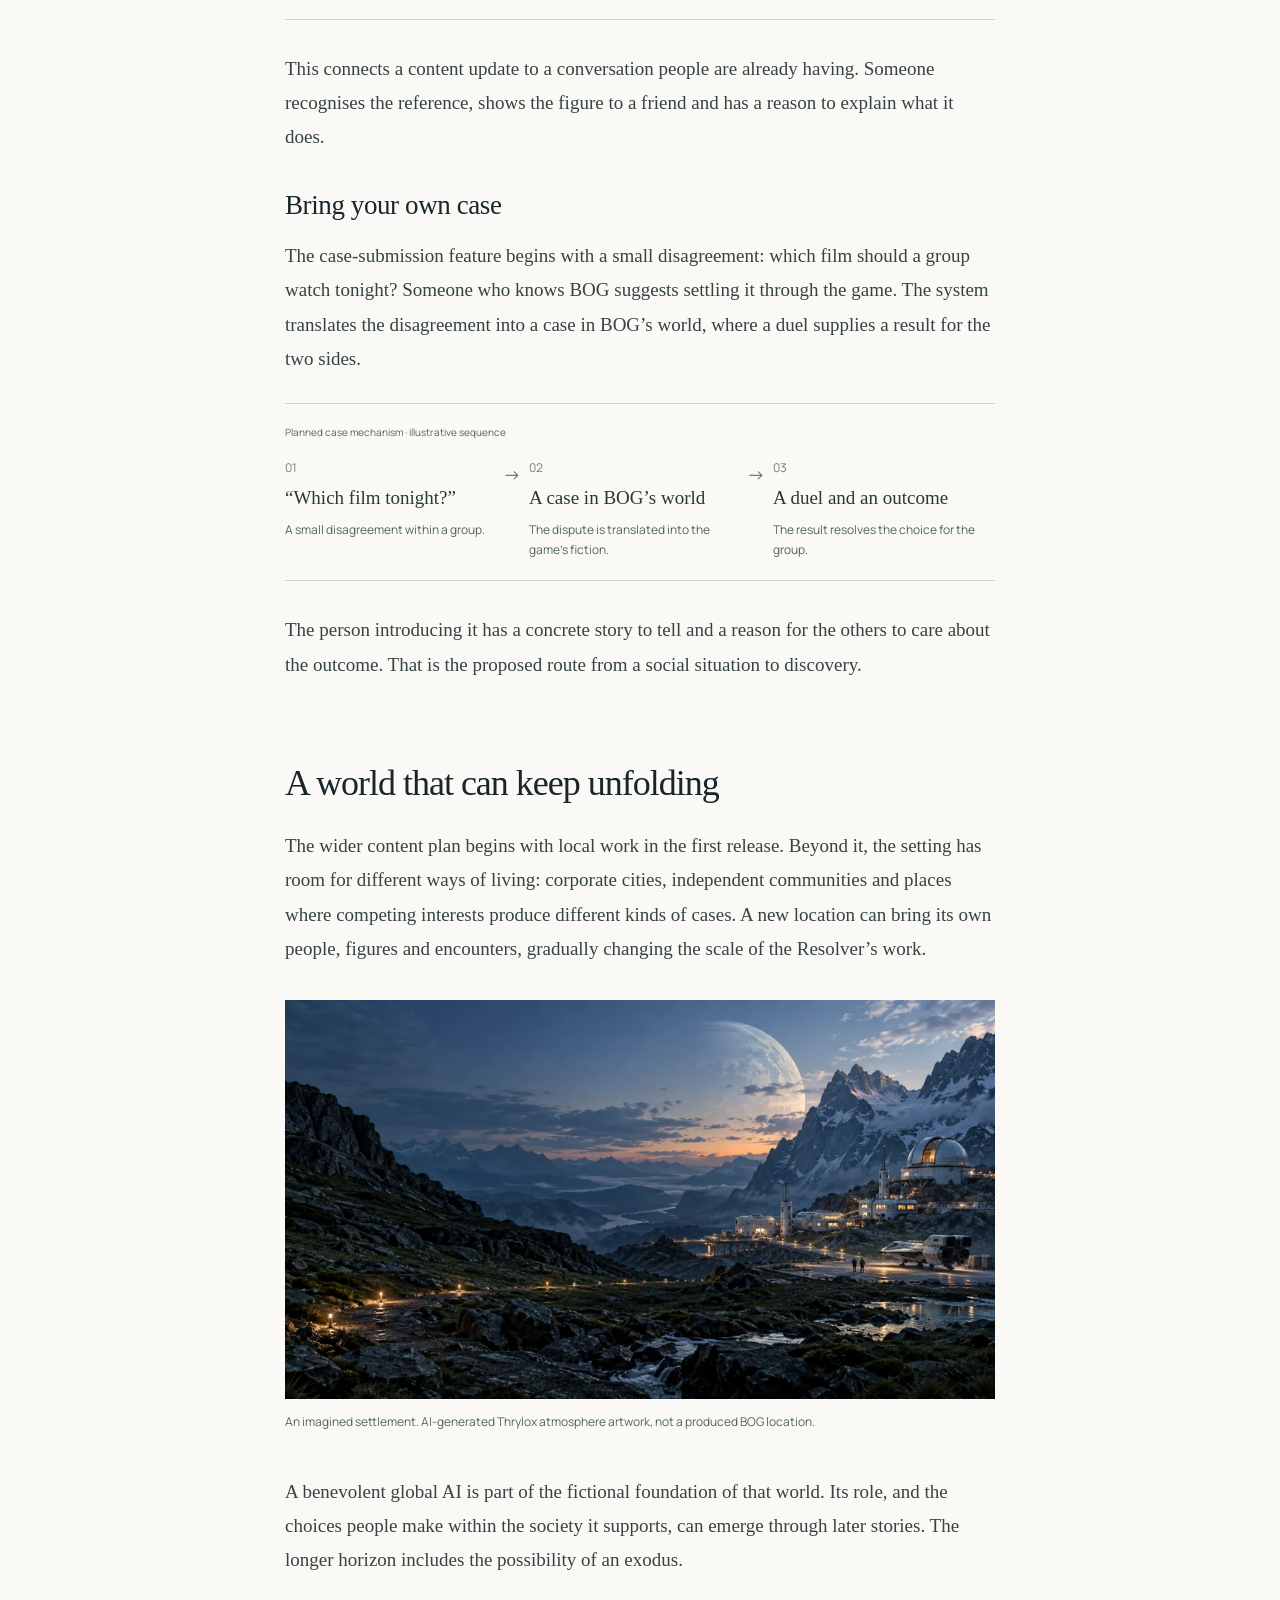
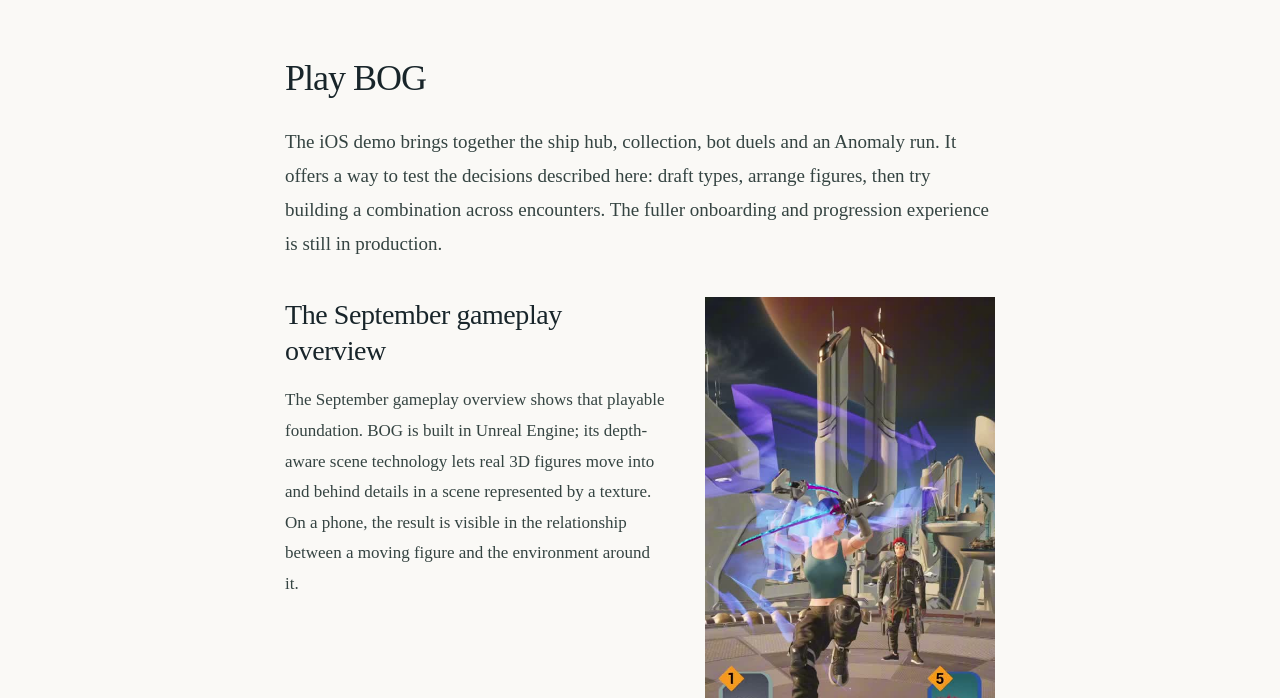
<file: bog.html>
<!doctype html><html lang="en"><head><meta charset="utf-8"><meta name="viewport" content="width=device-width,initial-scale=1"><meta name="theme-color" content="#faf9f6"><title>BOG — Collectible Tactical RPG by Thrylox</title><meta name="description" content="BOG is Thrylox’s collectible tactical RPG. Explore tactical duels, roguelike Anomalies and the Resolver world, watch gameplay and try the iOS demo."><link rel="icon" href="./assets/investor/thrylox-logo.png" type="image/png"><link rel="preload" href="./assets/investor/barlow-600.ttf" as="font" type="font/ttf" crossorigin><link rel="stylesheet" href="./investor/styles/site.css?v=884b62b967d5"><script type="module" src="./investor/runtime/app.mjs?v=6d2e1b4f6fd4"></script><link rel="stylesheet" href="./investor/styles/gallery.css?v=89b25cfbdd87"><script type="module" src="./investor/runtime/gallery.mjs?v=179ce793d07f"></script><link rel="stylesheet" href="./investor/styles/bog.css?v=9a2a40f48343"><link rel="canonical" href="https://thrylox.com/bog.html"><meta property="og:type" content="article"><meta property="og:site_name" content="Thrylox"><meta property="og:title" content="BOG — Collectible Tactical RPG by Thrylox"><meta property="og:description" content="BOG is Thrylox’s collectible tactical RPG. Explore tactical duels, roguelike Anomalies and the Resolver world, watch gameplay and try the iOS demo."><meta property="og:url" content="https://thrylox.com/bog.html"><meta property="og:image" content="https://thrylox.com/assets/investor/bog/expedition-cover.webp"><meta property="og:image:alt" content="BOG concept artwork: a walking cargo ship and a floating robot in a mountain valley, beneath the BOG logo"><meta name="twitter:card" content="summary_large_image"><meta name="twitter:title" content="BOG — Collectible Tactical RPG by Thrylox"><meta name="twitter:description" content="BOG is Thrylox’s collectible tactical RPG. Explore tactical duels, roguelike Anomalies and the Resolver world, watch gameplay and try the iOS demo."><meta name="twitter:image" content="https://thrylox.com/assets/investor/bog/expedition-cover.webp"><meta name="twitter:image:alt" content="BOG concept artwork: a walking cargo ship and a floating robot in a mountain valley, beneath the BOG logo"><script type="application/ld+json">{"@context":"https://schema.org","@graph":[{"@type":"Organization","@id":"https://thrylox.com/#organization","name":"Thrylox","url":"https://thrylox.com/"},{"@type":"VideoGame","@id":"https://thrylox.com/bog.html#game","name":"BOG","url":"https://thrylox.com/bog.html","description":"A collectible tactical RPG in development by Thrylox, with short duels, roguelike Anomalies and a playable iOS demo.","genre":"Tactical role-playing game","creativeWorkStatus":"In development","creator":{"@id":"https://thrylox.com/#organization"},"mainEntityOfPage":{"@id":"https://thrylox.com/bog.html#webpage"}},{"@type":"WebPage","@id":"https://thrylox.com/bog.html#webpage","url":"https://thrylox.com/bog.html","name":"BOG — Collectible Tactical RPG by Thrylox","description":"BOG is Thrylox’s collectible tactical RPG. Explore tactical duels, roguelike Anomalies and the Resolver world, watch gameplay and try the iOS demo.","inLanguage":"en","mainEntity":{"@id":"https://thrylox.com/bog.html#game"},"publisher":{"@id":"https://thrylox.com/#organization"}}]}</script></head><body class="editorial" data-page="editorial"><a class="skip-link" href="#main">Skip to content</a><header class="editorial-header"><a href="./#bog" class="return-link" data-deep-return="bog" data-return-kind="back"><span aria-hidden="true">←</span> Back to the Journey</a><a class="brand editorial-brand" href="./" aria-label="Thrylox home"><img src="./assets/investor/thrylox-logo.png" width="48" height="48" alt=""><span>Thrylox</span></a><a class="button booking button-small" href="https://calendar.app.google/B2CGnXTToixu7rRy5" data-booking="deep-sticky" target="_blank" rel="noopener noreferrer">Book a Conversation<span aria-hidden="true"><svg xmlns="http://www.w3.org/2000/svg" viewBox="0 0 24 24" width="1em" height="1em" fill="none" stroke="currentColor" stroke-width="1.5" stroke-linecap="round" stroke-linejoin="round" aria-hidden="true" focusable="false" style="display:inline-block;vertical-align:middle"><path d="M5 19 19 5M5 5h14v14"/></svg></span><span class="sr-only"> (opens booking calendar in a new tab)</span></a></header><main id="main"><article class="longread bog-longread" data-story="bog"><header class="article-intro"><div class="article-eyebrow"><span>BOG / THE GAME</span><span>THRYLOX / FIELD NOTES</span></div><h1>Short duels.<br>A much bigger world.</h1><p class="article-deck">BOG is a collectible tactical RPG built around short PvP duels and roguelike PvE runs. You play a Resolver, a professional who settles disputes through duels. Your collection connects competitive play, Anomalies and an expanding science-fiction world.</p><div class="article-meta"><span>BOG · SEPTEMBER 2026</span><span>GAME / WORLD / PLAY</span></div></header><div class="bog-hero"><figure class="bog-media bog-media--landscape" data-media="bog_article_expedition_cover"><a class="bog-image-link" href="./assets/investor/bog/expedition-cover.webp" target="_blank" rel="noopener noreferrer" aria-label="BOG concept artwork: a walking cargo ship and a floating robot in a mountain valley, beneath the BOG logo — open full-size image"><img src="./assets/investor/bog/expedition-cover.webp" alt="BOG concept artwork: a walking cargo ship and a floating robot in a mountain valley, beneath the BOG logo" width="1672" height="941" fetchpriority="high" decoding="async" srcset="./assets/investor/bog/expedition-cover-960.webp 960w, ./assets/investor/bog/expedition-cover.webp 1672w" sizes="(max-width: 760px) calc(100vw - 48px), 940px"></a><figcaption id="bog_article_expedition_cover-caption">BOG world concept artwork.</figcaption></figure></div><nav class="bog-contents" aria-label="Inside BOG"><span class="eyebrow">INSIDE BOG</span><ol><li><a href="#why-this-game"><span aria-hidden="true">01</span>The product choice</a></li><li><a href="#resolver"><span aria-hidden="true">02</span>The Resolver’s world</a></li><li><a href="#pvp"><span aria-hidden="true">03</span>Straight into the duel</a></li><li><a href="#anomalies"><span aria-hidden="true">04</span>Anomalies</a></li><li><a href="#positioning"><span aria-hidden="true">05</span>The comparison</a></li><li><a href="#growth"><span aria-hidden="true">06</span>Reasons to share</a></li><li><a href="#world-ahead"><span aria-hidden="true">07</span>The world ahead</a></li><li><a href="#play"><span aria-hidden="true">08</span>Play BOG</a></li></ol></nav><div class="bog-body"><section id="why-this-game" class="bog-section"><h2>Why this game</h2><p>BOG’s world came first. Choosing its gameplay was a commercial decision: Thrylox set out to build a successful game business with sustained revenue. Founder Maksym Palko studied the market through AppMagic and Sensor Tower and examined how leading games connect collecting, combat and progression.</p><h3 id="genre-intersection">Team Battlers meet Card &amp; Tactical Battlers</h3><p>Collection is BOG’s commercial foundation. The desire to acquire characters, develop a roster and discover new combinations gives players an ongoing reason to spend. Team Battlers demonstrate the scale of a business built around that motivation. Card battlers, tactical RPGs and roguelikes bring complementary audiences and ways to make the collection valuable in play.</p><figure class="bog-market bog-wide" aria-labelledby="bog-market-title"><div class="bog-figure-heading"><h3 id="bog-market-title">The markets behind BOG’s design</h3><span>October 2024–September 2025</span></div><dl><div><dt>Team Battler</dt><dd>$3.3B<small>−14.39% year over year</small></dd></div><div><dt>Card Battler</dt><dd>$1.4B<small>+213.12% year over year</small></dd></div><div><dt>Tactical RPG</dt><dd>$419.8M<small>+55.79% year over year</small></dd></div><div><dt>Roguelike (RPG)</dt><dd>$371.9M<small>+26.20% year over year</small></dd></div></dl><figcaption>AppMagic estimates of worldwide App Store and Google Play IAP revenue. Changes compare the preceding 12 months. Ads and alternative revenue sources are excluded. Subgenres follow AppMagic’s taxonomy; Roguelike refers to its RPG subgenre, not every game with a run-based mode. These adjacent subgenres are context for the product choice, not an additive market estimate for BOG. <a href="https://appmagic.rocks/files/view/upload/Reports/EN_Monetization_Report_2025.pdf" target="_blank" rel="noopener noreferrer">AppMagic · Monetization Report 2025, pp. 16, 23<span class="sr-only"> (opens in a new tab)</span></a>.</figcaption></figure><p>Team Battlers remain a $3.3 billion market with an established audience for collecting and developing characters. Thrylox sees the decline as a reason to refresh how those players use their collections. BOG’s opportunity is to give that audience a new experience through short tactical duels and evolving roguelike runs.</p><p>A 2022 analysis published by Deconstructor of Fun describes growing similarity between Team Battle RPGs, players tiring of familiar formulas, and integration with other genres as a direction for renewal. <span class="bog-citation"><a href="https://www.deconstructoroffun.com/blog/2022/4/24/cookie-run-kingdom" target="_blank" rel="noopener noreferrer">Deconstructor of Fun · Genre analysis<span class="sr-only"> (opens in a new tab)</span></a></span></p><p>Card Battlers add another billion-dollar market for collecting and competitive play. Tactical RPGs and Roguelike RPGs are smaller markets with strong momentum: their revenue grew 55.8% and 26.2%, respectively, over the period above. BOG connects the established appeal of collection with these growing markets for tactical and run-based play.</p><p>BOG connects these audiences through one collection: short tactical duels for competitive play, and evolving combinations in Anomalies. Each mode gives players another way to use the figures they collect.</p><p>The demo brings the core systems together in a playable build. In the first acquisition test, players explored both duels and Anomalies.</p><h3 id="monetisation">The monetisation model</h3><p>BOG’s full-game monetisation model offers three product categories: collectible figures, customisation currency and paid battle passes. Players buy figures to expand their collections and the combinations they can explore in duels and Anomalies. Currency is used to customise the Resolver’s ship, including its rooms, interior design and assistant. Paid battle passes are sold alongside these individual purchases. The model connects collecting, progression and personal expression in BOG’s world.</p></section><section id="resolver" class="bog-section"><h2>A Resolver’s working world</h2><p>The setting begins after an intellectual revolution. Technology has enlarged what people can do; ownership, status and disagreements remain recognisably human. A Resolver earns a living at the point where those disagreements become cases. Two sides appoint their representatives, and a duel determines the outcome. The collection becomes a set of professional tools, while each assignment gives the encounter a place in the world.</p><aside class="bog-case"><span class="eyebrow">FROM THE NARRATIVE DESIGN</span><h3>The Divorce Bot</h3><p>A separating couple both claim that their domestic android is emotionally attached to them. The Resolver accepts a supervised assignment, represents one side and settles ownership through a duel. This early case belongs to the planned mission sequence.</p></aside><p>The ship is the player’s base between encounters. In the demo, its map changes the destination and the view through the window: a city, a desert, a mountain meadow. That modest action establishes a useful rhythm—leave, take on an encounter, return somewhere familiar. A developing career, new assignments and a more personal ship are part of the wider design.</p><figure class="bog-media bog-media--landscape bog-wide" data-media="bog_article_destinations"><a class="bog-image-link" href="./assets/investor/bog/world-locations.webp" target="_blank" rel="noopener noreferrer" aria-label="Destination views in BOG’s ship interface, presented in physical-looking handheld devices — open full-size image"><picture><source media="(max-width: 760px)" srcset="./assets/investor/bog/world-locations-mobile.webp" width="375" height="681"><img src="./assets/investor/bog/world-locations.webp" alt="Destination views in BOG’s ship interface, presented in physical-looking handheld devices" width="1400" height="756" loading="lazy" decoding="async"></picture></a><figcaption id="bog_article_destinations-caption">Destinations seen from the Resolver’s ship. BOG design materials. <span class="bog-credit"><a href="https://www.behance.net/gallery/250398173/BOG-Roguelike-Game-UI-UX" target="_blank" rel="noopener noreferrer">BOG UI presentation · Pavel Marchankau<span class="sr-only"> (opens in a new tab)</span></a></span></figcaption></figure></section><section id="pvp" class="bog-section"><h2>Straight into the duel</h2><p>BOG brings team selection into the match. Players pick and ban figure types, then secretly assemble a line-up from the eligible figures in their collection. There is no pre-built deck to prepare before the first match or rebuild after a break. New and returning players can focus on the encounter in front of them: reading the opponent, choosing combinations and deciding their order.</p><p>The current rules require exactly 12 Danger Points across the line-up. A distribution of 5–4–1–1–1 puts much of that budget into two figures. A 3–3–3–2–1 arrangement spreads it out. Both are legal. Their value depends on the opposing types, the order of the encounters and what the figures do for one another.</p><p>Buying figures expands the choices available for your drafted types and their combinations, while every duel line-up must still total exactly 12 Danger Points.</p><div class="bog-gallery bog-gallery--3  bog-wide"><figure class="bog-media bog-media--portrait" data-media="bog_article_draft"><a class="bog-image-link" href="./assets/investor/bog/duel-draft.webp" target="_blank" rel="noopener noreferrer" aria-label="BOG’s open draft showing figure types and pick and ban choices — open full-size image"><img src="./assets/investor/bog/duel-draft.webp" alt="BOG’s open draft showing figure types and pick and ban choices" width="1080" height="2346" loading="lazy" decoding="async"></a><figcaption id="bog_article_draft-caption">01 · Draft types. Both sides can see the picks and bans.</figcaption></figure><figure class="bog-media bog-media--portrait" data-media="bog_article_lineup"><a class="bog-image-link" href="./assets/investor/bog/duel-lineup.webp" target="_blank" rel="noopener noreferrer" aria-label="Figure selection during preparation: three figures chosen and 9 of 12 Danger Points allocated — open full-size image"><img src="./assets/investor/bog/duel-lineup.webp" alt="Figure selection during preparation: three figures chosen and 9 of 12 Danger Points allocated" width="1080" height="2346" loading="lazy" decoding="async"></a><figcaption id="bog_article_lineup-caption">02 · Prepare the line-up. Here, 9 of the required 12 Danger Points have been allocated.</figcaption></figure><figure class="bog-media bog-media--portrait" data-media="bog_article_result"><a class="bog-image-link" href="./assets/investor/bog/duel-result.webp" target="_blank" rel="noopener noreferrer" aria-label="The winner screen in the recorded BOG duel — open full-size image"><img src="./assets/investor/bog/duel-result.webp" alt="The winner screen in the recorded BOG duel" width="1080" height="2346" loading="lazy" decoding="async"></a><figcaption id="bog_article_result-caption">03 · Resolve the fight.</figcaption></figure></div><p>Priestess offers a clear example. The next pairing inherits her outcome: a win carries forward as a win, and a loss as a loss. Put a low-Danger figure immediately after her and that position can win against a much stronger figure. The wager is concentrated in the Priestess encounter. Moving her, changing the figure before or after her, or anticipating the opponent’s response changes the plan.</p><figure class="bog-media bog-media--video" data-media="bog_article_duel_clip"><div class="bog-video-wrap"><video controls playsinline preload="none" poster="./assets/investor/bog/duel-poster.webp" width="720" height="1564" aria-label="Edited gameplay excerpt showing BOG’s draft, line-up and duel resolution" aria-describedby="bog_article_duel_clip-caption" data-gameplay><source src="./assets/investor/bog/duel-excerpt.mp4" type="video/mp4"><a href="./assets/investor/bog/duel-excerpt.mp4">Open the gameplay video</a></video><div class="video-error" hidden><p>This video could not load.</p><a href="./assets/investor/bog/duel-excerpt.mp4">Open the video file <span aria-hidden="true"><svg xmlns="http://www.w3.org/2000/svg" viewBox="0 0 24 24" width="1em" height="1em" fill="none" stroke="currentColor" stroke-width="1.5" stroke-linecap="round" stroke-linejoin="round" aria-hidden="true" focusable="false" style="display:inline-block;vertical-align:middle"><path d="M5 19 19 5M5 5h14v14"/></svg></span></a></div></div><figcaption id="bog_article_duel_clip-caption">Duel overview · September demo · 0:17. “Princess” in the video refers to the Priestess.</figcaption></figure><p>Once the line-ups are committed, combat resolves automatically. The first side to win three pairings takes the match. The player watches the consequences of the choices already made. A larger collection supplies more variants within the drafted types, creating new answers to that preparation problem.</p><p>These are the rules of BOG’s competitive design. The current demo lets players try the duel system against bots; online PvP is not enabled in that build.</p></section><section id="anomalies" class="bog-section"><h2>Build an engine as you go</h2><p>Anomalies take the collection into a run against the game. In the demo’s five-encounter run, each encounter deals a set of types from which the player forms a line-up. Figures used in a won encounter accumulate fatigue for the rest of the run, reducing their Danger. A figure saved earlier may become the stronger option later. After each of the first four wins, the player chooses one of three upgrades.</p><p>That makes two kinds of preparation matter. The collection determines which figures are available when a type is dealt. The upgrades chosen during this particular run change what those figures can accomplish together. The PvP budget of 12 does not apply here: the challenge is to build enough strength and useful interactions as the run becomes more demanding.</p><div class="bog-gallery bog-gallery--2 bog-gallery--anomaly bog-wide"><figure class="bog-media bog-media--detail" data-media="bog_article_upgrade"><a class="bog-image-link" href="./assets/investor/bog/anomaly-upgrades-detail.webp" target="_blank" rel="noopener noreferrer" aria-label="Three Anomaly upgrade choices: Fresh Fuse, Priestess Line and Clean Rest — open full-size image"><img src="./assets/investor/bog/anomaly-upgrades-detail.webp" alt="Three Anomaly upgrade choices: Fresh Fuse, Priestess Line and Clean Rest" width="880" height="1050" loading="lazy" decoding="async"></a><figcaption id="bog_article_upgrade-caption">Fresh Fuse doubles the Danger of unfatigued figures; Priestess Line guarantees the type and adds 4 Danger; Clean Rest removes 1 Fatigue from every figure.</figcaption></figure><figure class="bog-media bog-media--portrait" data-media="bog_article_boost"><a class="bog-image-link" href="./assets/investor/bog/anomaly-boss.webp" target="_blank" rel="noopener noreferrer" aria-label="A later Anomaly encounter against Impact Genesis, whose card shows 52 Danger — open full-size image"><img src="./assets/investor/bog/anomaly-boss.webp" alt="A later Anomaly encounter against Impact Genesis, whose card shows 52 Danger" width="1080" height="2346" loading="lazy" decoding="async"></a><figcaption id="bog_article_boost-caption">A later boss encounter raises the demands on the line-up.</figcaption></figure></div><p>One upgrade shown here, Fresh Fuse, doubles the Danger of figures with no fatigue. Taking it changes the next selection: a figure held in reserve may now contribute more than one already used. Other combinations can make the supply itself more reliable. Gold Line guarantees a Gold type in future deals and strengthens it; Crown Mirror doubles the Danger of guaranteed types. Each choice helps build an engine whose parts depend on one another.</p><p>The team recalls how composer Deniel Pavlovskiy had to learn to complete an Anomaly to hear and check the music across its stages. That is the experience the mode is built around: understanding how the pieces work together changes how far a run can go. Future Anomalies are intended to vary in length and structure; the five-encounter demo is the first example.</p></section><section id="positioning" class="bog-section"><h2>Where BOG sits</h2><p>The useful comparison is a combination of familiar experiences. RAID provides a reference for building a character roster; Marvel Snap and Clash Royale for compact competitive matches; Honkai: Star Rail for a collection embedded in a developed fictional world. BOG connects its draft, collection and run-building to the working life of a Resolver.</p><figure class="bog-comparison bog-wide" data-bog-radar><figcaption id="comparison-caption"><strong>Thrylox's product positioning</strong><span>1–5 editorial scale · BOG represents the intended product, including planned features.</span></figcaption><div class="bog-radar-controls" hidden><span>Compare BOG with</span><div role="group" aria-label="Reference game"><button type="button" data-radar-select="0" data-radar-name="RAID" aria-pressed="false"><svg viewBox="0 0 38 16" width="38" height="16" aria-hidden="true"><path d="M1 8 H37" stroke="#86652f" stroke-width="2" stroke-dasharray="3 5"/><rect x="15.5" y="4.5" width="7" height="7" fill="#86652f" stroke="#faf9f6" stroke-width="1.2"/></svg>RAID</button><button type="button" data-radar-select="1" data-radar-name="Marvel Snap" aria-pressed="true"><svg viewBox="0 0 38 16" width="38" height="16" aria-hidden="true"><path d="M1 8 H37" stroke="#a2523e" stroke-width="2" stroke-dasharray="9 5"/><circle cx="19" cy="8" r="3.5" fill="#a2523e" stroke="#faf9f6" stroke-width="1.2"/></svg>Marvel Snap</button><button type="button" data-radar-select="2" data-radar-name="Clash Royale" aria-pressed="false"><svg viewBox="0 0 38 16" width="38" height="16" aria-hidden="true"><path d="M1 8 H37" stroke="#48648b" stroke-width="2" stroke-dasharray="12 4 2 4"/><path d="M 19 3.5 L 23.5 8 L 19 12.5 L 14.5 8 Z" fill="#48648b" stroke="#faf9f6" stroke-width="1.2"/></svg>Clash Royale</button><button type="button" data-radar-select="3" data-radar-name="Honkai: Star Rail" aria-pressed="false"><svg viewBox="0 0 38 16" width="38" height="16" aria-hidden="true"><path d="M1 8 H37" stroke="#845987" stroke-width="2" stroke-dasharray="5 3"/><path d="M 19 3.5 L 23.5 11.5 L 14.5 11.5 Z" fill="#845987" stroke="#faf9f6" stroke-width="1.2"/></svg>Honkai: Star Rail</button><button type="button" data-radar-select="all" data-radar-name="all four reference games" aria-pressed="false">All four</button></div></div><div class="bog-radar"><svg xmlns="http://www.w3.org/2000/svg" viewBox="0 0 880 615" class="bog-radar-svg bog-radar-svg--full" role="img" aria-labelledby="radar-title-desktop radar-desc-desktop" font-family="Arial, sans-serif" fill="#273d32"><title id="radar-title-desktop" data-radar-title="">BOG compared with Marvel Snap</title><desc id="radar-desc-desktop">Seven-axis radar. Each spoke is scored from 1 to 5. BOG is a solid dark green shape. Reference games use distinct dashed lines and markers. Scores express Thrylox’s editorial positioning, not measured performance. RAID: 3, 3, 5, 3, 3, 2, 2. Marvel Snap: 5, 4, 4, 1, 2, 4, 5. Clash Royale: 5, 4, 4, 3, 2, 3, 4. Honkai: Star Rail: 1, 4, 5, 5, 5, 3, 4. BOG: 5, 5, 4, 5, 4, 5, 1. Axes in clockwise order: Short-Session PvP; Ease of Entry; Collection &amp; Progression; Roguelike Engine-Building; World &amp; Self-Expression; Product-Native Organic Growth; Built-in Audience / IP. </desc><polygon points="440,257.2 475.03,274.07 483.68,311.97 459.44,342.36 420.56,342.36 396.32,311.97 404.97,274.07" fill="none" stroke="#d0d8d1" stroke-width="1"/><polygon points="440,212.4 510.05,246.14 527.35,321.94 478.88,382.73 401.12,382.73 352.65,321.94 369.95,246.14" fill="none" stroke="#d0d8d1" stroke-width="1"/><polygon points="440,167.6 545.08,218.2 571.03,331.91 498.31,423.09 381.69,423.09 308.97,331.91 334.92,218.2" fill="none" stroke="#d0d8d1" stroke-width="1"/><polygon points="440,122.8 580.1,190.27 614.71,341.88 517.75,463.45 362.25,463.45 265.29,341.88 299.9,190.27" fill="none" stroke="#d0d8d1" stroke-width="1"/><polygon points="440,78 615.13,162.34 658.38,351.84 537.19,503.82 342.81,503.82 221.62,351.84 264.87,162.34" fill="none" stroke="#d0d8d1" stroke-width="1"/><line x1="440" y1="302" x2="440" y2="78" stroke="#d0d8d1"/><text x="440" y="34.06" text-anchor="middle" font-size="15"><tspan x="440" dy="0">Short-session</tspan><tspan x="440" dy="19">PvP</tspan></text><line x1="440" y1="302" x2="615.13" y2="162.34" stroke="#d0d8d1"/><text x="642.45" y="140.55" text-anchor="start" font-size="15"><tspan x="642.45" dy="0">Ease of entry</tspan></text><line x1="440" y1="302" x2="658.38" y2="351.84" stroke="#d0d8d1"/><text x="692.45" y="350.62" text-anchor="start" font-size="15"><tspan x="692.45" dy="0">Collection</tspan><tspan x="692.45" dy="19">&amp; progression</tspan></text><line x1="440" y1="302" x2="537.19" y2="503.82" stroke="#d0d8d1"/><text x="552.35" y="526.3" text-anchor="start" font-size="15"><tspan x="552.35" dy="0">Roguelike</tspan><tspan x="552.35" dy="19">engine-building</tspan></text><line x1="440" y1="302" x2="342.81" y2="503.82" stroke="#d0d8d1"/><text x="327.65" y="526.3" text-anchor="end" font-size="15"><tspan x="327.65" dy="0">World &amp;</tspan><tspan x="327.65" dy="19">self-expression</tspan></text><line x1="440" y1="302" x2="221.62" y2="351.84" stroke="#d0d8d1"/><text x="187.55" y="350.62" text-anchor="end" font-size="15"><tspan x="187.55" dy="0">Product-native</tspan><tspan x="187.55" dy="19">organic growth</tspan></text><line x1="440" y1="302" x2="264.87" y2="162.34" stroke="#d0d8d1"/><text x="237.55" y="131.55" text-anchor="end" font-size="15"><tspan x="237.55" dy="0">Built-in</tspan><tspan x="237.55" dy="19">audience / IP</tspan></text><g data-radar-series="0" style="display:none"><polygon points="440,167.6 545.08,218.2 658.38,351.84 498.31,423.09 381.69,423.09 352.65,321.94 369.95,246.14" fill="none" fill-opacity=".08" stroke="#86652f" stroke-width="2" stroke-dasharray="3 5" stroke-linejoin="round"/><g><title>RAID · Short-Session PvP: 3 / 5</title><rect x="436" y="163.6" width="8" height="8" fill="#86652f" stroke="#faf9f6" stroke-width="1.2"/></g><g><title>RAID · Ease of Entry: 3 / 5</title><rect x="541.08" y="214.2" width="8" height="8" fill="#86652f" stroke="#faf9f6" stroke-width="1.2"/></g><g><title>RAID · Collection &amp; Progression: 5 / 5</title><rect x="654.38" y="347.84" width="8" height="8" fill="#86652f" stroke="#faf9f6" stroke-width="1.2"/></g><g><title>RAID · Roguelike Engine-Building: 3 / 5</title><rect x="494.31" y="419.09" width="8" height="8" fill="#86652f" stroke="#faf9f6" stroke-width="1.2"/></g><g><title>RAID · World &amp; Self-Expression: 3 / 5</title><rect x="377.69" y="419.09" width="8" height="8" fill="#86652f" stroke="#faf9f6" stroke-width="1.2"/></g><g><title>RAID · Product-Native Organic Growth: 2 / 5</title><rect x="348.65" y="317.94" width="8" height="8" fill="#86652f" stroke="#faf9f6" stroke-width="1.2"/></g><g><title>RAID · Built-in Audience / IP: 2 / 5</title><rect x="365.95" y="242.14" width="8" height="8" fill="#86652f" stroke="#faf9f6" stroke-width="1.2"/></g></g><g data-radar-series="1"><polygon points="440,78 580.1,190.27 614.71,341.88 459.44,342.36 401.12,382.73 265.29,341.88 264.87,162.34" fill="none" fill-opacity=".08" stroke="#a2523e" stroke-width="2" stroke-dasharray="9 5" stroke-linejoin="round"/><g><title>Marvel Snap · Short-Session PvP: 5 / 5</title><circle cx="440" cy="78" r="4" fill="#a2523e" stroke="#faf9f6" stroke-width="1.2"/></g><g><title>Marvel Snap · Ease of Entry: 4 / 5</title><circle cx="580.1" cy="190.27" r="4" fill="#a2523e" stroke="#faf9f6" stroke-width="1.2"/></g><g><title>Marvel Snap · Collection &amp; Progression: 4 / 5</title><circle cx="614.71" cy="341.88" r="4" fill="#a2523e" stroke="#faf9f6" stroke-width="1.2"/></g><g><title>Marvel Snap · Roguelike Engine-Building: 1 / 5</title><circle cx="459.44" cy="342.36" r="4" fill="#a2523e" stroke="#faf9f6" stroke-width="1.2"/></g><g><title>Marvel Snap · World &amp; Self-Expression: 2 / 5</title><circle cx="401.12" cy="382.73" r="4" fill="#a2523e" stroke="#faf9f6" stroke-width="1.2"/></g><g><title>Marvel Snap · Product-Native Organic Growth: 4 / 5</title><circle cx="265.29" cy="341.88" r="4" fill="#a2523e" stroke="#faf9f6" stroke-width="1.2"/></g><g><title>Marvel Snap · Built-in Audience / IP: 5 / 5</title><circle cx="264.87" cy="162.34" r="4" fill="#a2523e" stroke="#faf9f6" stroke-width="1.2"/></g></g><g data-radar-series="2" style="display:none"><polygon points="440,78 580.1,190.27 614.71,341.88 498.31,423.09 401.12,382.73 308.97,331.91 299.9,190.27" fill="none" fill-opacity=".08" stroke="#48648b" stroke-width="2" stroke-dasharray="12 4 2 4" stroke-linejoin="round"/><g><title>Clash Royale · Short-Session PvP: 5 / 5</title><path d="M 440 73 L 445 78 L 440 83 L 435 78 Z" fill="#48648b" stroke="#faf9f6" stroke-width="1.2"/></g><g><title>Clash Royale · Ease of Entry: 4 / 5</title><path d="M 580.1 185.27 L 585.1 190.27 L 580.1 195.27 L 575.1 190.27 Z" fill="#48648b" stroke="#faf9f6" stroke-width="1.2"/></g><g><title>Clash Royale · Collection &amp; Progression: 4 / 5</title><path d="M 614.71 336.88 L 619.71 341.88 L 614.71 346.88 L 609.71 341.88 Z" fill="#48648b" stroke="#faf9f6" stroke-width="1.2"/></g><g><title>Clash Royale · Roguelike Engine-Building: 3 / 5</title><path d="M 498.31 418.09 L 503.31 423.09 L 498.31 428.09 L 493.31 423.09 Z" fill="#48648b" stroke="#faf9f6" stroke-width="1.2"/></g><g><title>Clash Royale · World &amp; Self-Expression: 2 / 5</title><path d="M 401.12 377.73 L 406.12 382.73 L 401.12 387.73 L 396.12 382.73 Z" fill="#48648b" stroke="#faf9f6" stroke-width="1.2"/></g><g><title>Clash Royale · Product-Native Organic Growth: 3 / 5</title><path d="M 308.97 326.91 L 313.97 331.91 L 308.97 336.91 L 303.97 331.91 Z" fill="#48648b" stroke="#faf9f6" stroke-width="1.2"/></g><g><title>Clash Royale · Built-in Audience / IP: 4 / 5</title><path d="M 299.9 185.27 L 304.9 190.27 L 299.9 195.27 L 294.9 190.27 Z" fill="#48648b" stroke="#faf9f6" stroke-width="1.2"/></g></g><g data-radar-series="3" style="display:none"><polygon points="440,257.2 580.1,190.27 658.38,351.84 537.19,503.82 342.81,503.82 308.97,331.91 299.9,190.27" fill="none" fill-opacity=".08" stroke="#845987" stroke-width="2" stroke-dasharray="5 3" stroke-linejoin="round"/><g><title>Honkai: Star Rail · Short-Session PvP: 1 / 5</title><path d="M 440 252.2 L 445 261.2 L 435 261.2 Z" fill="#845987" stroke="#faf9f6" stroke-width="1.2"/></g><g><title>Honkai: Star Rail · Ease of Entry: 4 / 5</title><path d="M 580.1 185.27 L 585.1 194.27 L 575.1 194.27 Z" fill="#845987" stroke="#faf9f6" stroke-width="1.2"/></g><g><title>Honkai: Star Rail · Collection &amp; Progression: 5 / 5</title><path d="M 658.38 346.84 L 663.38 355.84 L 653.38 355.84 Z" fill="#845987" stroke="#faf9f6" stroke-width="1.2"/></g><g><title>Honkai: Star Rail · Roguelike Engine-Building: 5 / 5</title><path d="M 537.19 498.82 L 542.19 507.82 L 532.19 507.82 Z" fill="#845987" stroke="#faf9f6" stroke-width="1.2"/></g><g><title>Honkai: Star Rail · World &amp; Self-Expression: 5 / 5</title><path d="M 342.81 498.82 L 347.81 507.82 L 337.81 507.82 Z" fill="#845987" stroke="#faf9f6" stroke-width="1.2"/></g><g><title>Honkai: Star Rail · Product-Native Organic Growth: 3 / 5</title><path d="M 308.97 326.91 L 313.97 335.91 L 303.97 335.91 Z" fill="#845987" stroke="#faf9f6" stroke-width="1.2"/></g><g><title>Honkai: Star Rail · Built-in Audience / IP: 4 / 5</title><path d="M 299.9 185.27 L 304.9 194.27 L 294.9 194.27 Z" fill="#845987" stroke="#faf9f6" stroke-width="1.2"/></g></g><g data-radar-series="4"><polygon points="440,78 615.13,162.34 614.71,341.88 537.19,503.82 362.25,463.45 221.62,351.84 404.97,274.07" fill="#234d3b" fill-opacity=".08" stroke="#234d3b" stroke-width="3" stroke-dasharray="" stroke-linejoin="round"/><g><title>BOG · Short-Session PvP: 5 / 5</title><circle cx="440" cy="78" r="4.5" fill="#234d3b" stroke="#faf9f6" stroke-width="1.2"/></g><g><title>BOG · Ease of Entry: 5 / 5</title><circle cx="615.13" cy="162.34" r="4.5" fill="#234d3b" stroke="#faf9f6" stroke-width="1.2"/></g><g><title>BOG · Collection &amp; Progression: 4 / 5</title><circle cx="614.71" cy="341.88" r="4.5" fill="#234d3b" stroke="#faf9f6" stroke-width="1.2"/></g><g><title>BOG · Roguelike Engine-Building: 5 / 5</title><circle cx="537.19" cy="503.82" r="4.5" fill="#234d3b" stroke="#faf9f6" stroke-width="1.2"/></g><g><title>BOG · World &amp; Self-Expression: 4 / 5</title><circle cx="362.25" cy="463.45" r="4.5" fill="#234d3b" stroke="#faf9f6" stroke-width="1.2"/></g><g><title>BOG · Product-Native Organic Growth: 5 / 5</title><circle cx="221.62" cy="351.84" r="4.5" fill="#234d3b" stroke="#faf9f6" stroke-width="1.2"/></g><g><title>BOG · Built-in Audience / IP: 1 / 5</title><circle cx="404.97" cy="274.07" r="4.5" fill="#234d3b" stroke="#faf9f6" stroke-width="1.2"/></g></g><text x="449" y="261.2" font-size="12" fill="#65766d" stroke="#faf9f6" stroke-width="4" paint-order="stroke">1</text><text x="449" y="216.4" font-size="12" fill="#65766d" stroke="#faf9f6" stroke-width="4" paint-order="stroke">2</text><text x="449" y="171.6" font-size="12" fill="#65766d" stroke="#faf9f6" stroke-width="4" paint-order="stroke">3</text><text x="449" y="126.80000000000001" font-size="12" fill="#65766d" stroke="#faf9f6" stroke-width="4" paint-order="stroke">4</text><text x="449" y="82" font-size="12" fill="#65766d" stroke="#faf9f6" stroke-width="4" paint-order="stroke">5</text></svg><svg xmlns="http://www.w3.org/2000/svg" viewBox="0 0 360 360" class="bog-radar-svg bog-radar-svg--compact" role="img" aria-labelledby="radar-title-mobile radar-desc-mobile" font-family="Arial, sans-serif" fill="#273d32"><title id="radar-title-mobile" data-radar-title="">BOG compared with Marvel Snap</title><desc id="radar-desc-mobile">Seven-axis radar. Each spoke is scored from 1 to 5. BOG is a solid dark green shape. Reference games use distinct dashed lines and markers. Scores express Thrylox’s editorial positioning, not measured performance. RAID: 3, 3, 5, 3, 3, 2, 2. Marvel Snap: 5, 4, 4, 1, 2, 4, 5. Clash Royale: 5, 4, 4, 3, 2, 3, 4. Honkai: Star Rail: 1, 4, 5, 5, 5, 3, 4. BOG: 5, 5, 4, 5, 4, 5, 1. Axes in clockwise order: Short-Session PvP; Ease of Entry; Collection &amp; Progression; Roguelike Engine-Building; World &amp; Self-Expression; Product-Native Organic Growth; Built-in Audience / IP. </desc><polygon points="180,152 201.89,162.54 207.3,186.23 192.15,205.23 167.85,205.23 152.7,186.23 158.11,162.54" fill="none" stroke="#d0d8d1" stroke-width="1"/><polygon points="180,124 223.78,145.08 234.6,192.46 204.3,230.45 155.7,230.45 125.4,192.46 136.22,145.08" fill="none" stroke="#d0d8d1" stroke-width="1"/><polygon points="180,96 245.67,127.63 261.89,198.69 216.45,255.68 143.55,255.68 98.11,198.69 114.33,127.63" fill="none" stroke="#d0d8d1" stroke-width="1"/><polygon points="180,68 267.57,110.17 289.19,204.92 228.59,280.91 131.41,280.91 70.81,204.92 92.43,110.17" fill="none" stroke="#d0d8d1" stroke-width="1"/><polygon points="180,40 289.46,92.71 316.49,211.15 240.74,306.14 119.26,306.14 43.51,211.15 70.54,92.71" fill="none" stroke="#d0d8d1" stroke-width="1"/><line x1="180" y1="180" x2="180" y2="40" stroke="#d0d8d1"/><circle cx="180" cy="21.8" r="11" fill="#faf9f6"/><text x="180" y="25.8" text-anchor="middle" font-size="12" font-weight="600">1</text><line x1="180" y1="180" x2="289.46" y2="92.71" stroke="#d0d8d1"/><circle cx="303.69" cy="81.36" r="11" fill="#faf9f6"/><text x="303.69" y="85.36" text-anchor="middle" font-size="12" font-weight="600">2</text><line x1="180" y1="180" x2="316.49" y2="211.15" stroke="#d0d8d1"/><circle cx="334.23" cy="215.2" r="11" fill="#faf9f6"/><text x="334.23" y="219.2" text-anchor="middle" font-size="12" font-weight="600">3</text><line x1="180" y1="180" x2="240.74" y2="306.14" stroke="#d0d8d1"/><circle cx="248.64" cy="322.53" r="11" fill="#faf9f6"/><text x="248.64" y="326.53" text-anchor="middle" font-size="12" font-weight="600">4</text><line x1="180" y1="180" x2="119.26" y2="306.14" stroke="#d0d8d1"/><circle cx="111.36" cy="322.53" r="11" fill="#faf9f6"/><text x="111.36" y="326.53" text-anchor="middle" font-size="12" font-weight="600">5</text><line x1="180" y1="180" x2="43.51" y2="211.15" stroke="#d0d8d1"/><circle cx="25.77" cy="215.2" r="11" fill="#faf9f6"/><text x="25.77" y="219.2" text-anchor="middle" font-size="12" font-weight="600">6</text><line x1="180" y1="180" x2="70.54" y2="92.71" stroke="#d0d8d1"/><circle cx="56.31" cy="81.36" r="11" fill="#faf9f6"/><text x="56.31" y="85.36" text-anchor="middle" font-size="12" font-weight="600">7</text><g data-radar-series="0" style="display:none"><polygon points="180,96 245.67,127.63 316.49,211.15 216.45,255.68 143.55,255.68 125.4,192.46 136.22,145.08" fill="none" fill-opacity=".08" stroke="#86652f" stroke-width="2" stroke-dasharray="3 5" stroke-linejoin="round"/><g><title>RAID · Short-Session PvP: 3 / 5</title><rect x="176" y="92" width="8" height="8" fill="#86652f" stroke="#faf9f6" stroke-width="1.2"/></g><g><title>RAID · Ease of Entry: 3 / 5</title><rect x="241.67" y="123.63" width="8" height="8" fill="#86652f" stroke="#faf9f6" stroke-width="1.2"/></g><g><title>RAID · Collection &amp; Progression: 5 / 5</title><rect x="312.49" y="207.15" width="8" height="8" fill="#86652f" stroke="#faf9f6" stroke-width="1.2"/></g><g><title>RAID · Roguelike Engine-Building: 3 / 5</title><rect x="212.45" y="251.68" width="8" height="8" fill="#86652f" stroke="#faf9f6" stroke-width="1.2"/></g><g><title>RAID · World &amp; Self-Expression: 3 / 5</title><rect x="139.55" y="251.68" width="8" height="8" fill="#86652f" stroke="#faf9f6" stroke-width="1.2"/></g><g><title>RAID · Product-Native Organic Growth: 2 / 5</title><rect x="121.4" y="188.46" width="8" height="8" fill="#86652f" stroke="#faf9f6" stroke-width="1.2"/></g><g><title>RAID · Built-in Audience / IP: 2 / 5</title><rect x="132.22" y="141.08" width="8" height="8" fill="#86652f" stroke="#faf9f6" stroke-width="1.2"/></g></g><g data-radar-series="1"><polygon points="180,40 267.57,110.17 289.19,204.92 192.15,205.23 155.7,230.45 70.81,204.92 70.54,92.71" fill="none" fill-opacity=".08" stroke="#a2523e" stroke-width="2" stroke-dasharray="9 5" stroke-linejoin="round"/><g><title>Marvel Snap · Short-Session PvP: 5 / 5</title><circle cx="180" cy="40" r="4" fill="#a2523e" stroke="#faf9f6" stroke-width="1.2"/></g><g><title>Marvel Snap · Ease of Entry: 4 / 5</title><circle cx="267.57" cy="110.17" r="4" fill="#a2523e" stroke="#faf9f6" stroke-width="1.2"/></g><g><title>Marvel Snap · Collection &amp; Progression: 4 / 5</title><circle cx="289.19" cy="204.92" r="4" fill="#a2523e" stroke="#faf9f6" stroke-width="1.2"/></g><g><title>Marvel Snap · Roguelike Engine-Building: 1 / 5</title><circle cx="192.15" cy="205.23" r="4" fill="#a2523e" stroke="#faf9f6" stroke-width="1.2"/></g><g><title>Marvel Snap · World &amp; Self-Expression: 2 / 5</title><circle cx="155.7" cy="230.45" r="4" fill="#a2523e" stroke="#faf9f6" stroke-width="1.2"/></g><g><title>Marvel Snap · Product-Native Organic Growth: 4 / 5</title><circle cx="70.81" cy="204.92" r="4" fill="#a2523e" stroke="#faf9f6" stroke-width="1.2"/></g><g><title>Marvel Snap · Built-in Audience / IP: 5 / 5</title><circle cx="70.54" cy="92.71" r="4" fill="#a2523e" stroke="#faf9f6" stroke-width="1.2"/></g></g><g data-radar-series="2" style="display:none"><polygon points="180,40 267.57,110.17 289.19,204.92 216.45,255.68 155.7,230.45 98.11,198.69 92.43,110.17" fill="none" fill-opacity=".08" stroke="#48648b" stroke-width="2" stroke-dasharray="12 4 2 4" stroke-linejoin="round"/><g><title>Clash Royale · Short-Session PvP: 5 / 5</title><path d="M 180 35 L 185 40 L 180 45 L 175 40 Z" fill="#48648b" stroke="#faf9f6" stroke-width="1.2"/></g><g><title>Clash Royale · Ease of Entry: 4 / 5</title><path d="M 267.57 105.17 L 272.57 110.17 L 267.57 115.17 L 262.57 110.17 Z" fill="#48648b" stroke="#faf9f6" stroke-width="1.2"/></g><g><title>Clash Royale · Collection &amp; Progression: 4 / 5</title><path d="M 289.19 199.92 L 294.19 204.92 L 289.19 209.92 L 284.19 204.92 Z" fill="#48648b" stroke="#faf9f6" stroke-width="1.2"/></g><g><title>Clash Royale · Roguelike Engine-Building: 3 / 5</title><path d="M 216.45 250.68 L 221.45 255.68 L 216.45 260.68 L 211.45 255.68 Z" fill="#48648b" stroke="#faf9f6" stroke-width="1.2"/></g><g><title>Clash Royale · World &amp; Self-Expression: 2 / 5</title><path d="M 155.7 225.45 L 160.7 230.45 L 155.7 235.45 L 150.7 230.45 Z" fill="#48648b" stroke="#faf9f6" stroke-width="1.2"/></g><g><title>Clash Royale · Product-Native Organic Growth: 3 / 5</title><path d="M 98.11 193.69 L 103.11 198.69 L 98.11 203.69 L 93.11 198.69 Z" fill="#48648b" stroke="#faf9f6" stroke-width="1.2"/></g><g><title>Clash Royale · Built-in Audience / IP: 4 / 5</title><path d="M 92.43 105.17 L 97.43 110.17 L 92.43 115.17 L 87.43 110.17 Z" fill="#48648b" stroke="#faf9f6" stroke-width="1.2"/></g></g><g data-radar-series="3" style="display:none"><polygon points="180,152 267.57,110.17 316.49,211.15 240.74,306.14 119.26,306.14 98.11,198.69 92.43,110.17" fill="none" fill-opacity=".08" stroke="#845987" stroke-width="2" stroke-dasharray="5 3" stroke-linejoin="round"/><g><title>Honkai: Star Rail · Short-Session PvP: 1 / 5</title><path d="M 180 147 L 185 156 L 175 156 Z" fill="#845987" stroke="#faf9f6" stroke-width="1.2"/></g><g><title>Honkai: Star Rail · Ease of Entry: 4 / 5</title><path d="M 267.57 105.17 L 272.57 114.17 L 262.57 114.17 Z" fill="#845987" stroke="#faf9f6" stroke-width="1.2"/></g><g><title>Honkai: Star Rail · Collection &amp; Progression: 5 / 5</title><path d="M 316.49 206.15 L 321.49 215.15 L 311.49 215.15 Z" fill="#845987" stroke="#faf9f6" stroke-width="1.2"/></g><g><title>Honkai: Star Rail · Roguelike Engine-Building: 5 / 5</title><path d="M 240.74 301.14 L 245.74 310.14 L 235.74 310.14 Z" fill="#845987" stroke="#faf9f6" stroke-width="1.2"/></g><g><title>Honkai: Star Rail · World &amp; Self-Expression: 5 / 5</title><path d="M 119.26 301.14 L 124.26 310.14 L 114.26 310.14 Z" fill="#845987" stroke="#faf9f6" stroke-width="1.2"/></g><g><title>Honkai: Star Rail · Product-Native Organic Growth: 3 / 5</title><path d="M 98.11 193.69 L 103.11 202.69 L 93.11 202.69 Z" fill="#845987" stroke="#faf9f6" stroke-width="1.2"/></g><g><title>Honkai: Star Rail · Built-in Audience / IP: 4 / 5</title><path d="M 92.43 105.17 L 97.43 114.17 L 87.43 114.17 Z" fill="#845987" stroke="#faf9f6" stroke-width="1.2"/></g></g><g data-radar-series="4"><polygon points="180,40 289.46,92.71 289.19,204.92 240.74,306.14 131.41,280.91 43.51,211.15 158.11,162.54" fill="#234d3b" fill-opacity=".08" stroke="#234d3b" stroke-width="3" stroke-dasharray="" stroke-linejoin="round"/><g><title>BOG · Short-Session PvP: 5 / 5</title><circle cx="180" cy="40" r="4.5" fill="#234d3b" stroke="#faf9f6" stroke-width="1.2"/></g><g><title>BOG · Ease of Entry: 5 / 5</title><circle cx="289.46" cy="92.71" r="4.5" fill="#234d3b" stroke="#faf9f6" stroke-width="1.2"/></g><g><title>BOG · Collection &amp; Progression: 4 / 5</title><circle cx="289.19" cy="204.92" r="4.5" fill="#234d3b" stroke="#faf9f6" stroke-width="1.2"/></g><g><title>BOG · Roguelike Engine-Building: 5 / 5</title><circle cx="240.74" cy="306.14" r="4.5" fill="#234d3b" stroke="#faf9f6" stroke-width="1.2"/></g><g><title>BOG · World &amp; Self-Expression: 4 / 5</title><circle cx="131.41" cy="280.91" r="4.5" fill="#234d3b" stroke="#faf9f6" stroke-width="1.2"/></g><g><title>BOG · Product-Native Organic Growth: 5 / 5</title><circle cx="43.51" cy="211.15" r="4.5" fill="#234d3b" stroke="#faf9f6" stroke-width="1.2"/></g><g><title>BOG · Built-in Audience / IP: 1 / 5</title><circle cx="158.11" cy="162.54" r="4.5" fill="#234d3b" stroke="#faf9f6" stroke-width="1.2"/></g></g><text x="189" y="156" font-size="11" fill="#65766d" stroke="#faf9f6" stroke-width="4" paint-order="stroke">1</text><text x="189" y="128" font-size="11" fill="#65766d" stroke="#faf9f6" stroke-width="4" paint-order="stroke">2</text><text x="189" y="100" font-size="11" fill="#65766d" stroke="#faf9f6" stroke-width="4" paint-order="stroke">3</text><text x="189" y="72" font-size="11" fill="#65766d" stroke="#faf9f6" stroke-width="4" paint-order="stroke">4</text><text x="189" y="44" font-size="11" fill="#65766d" stroke="#faf9f6" stroke-width="4" paint-order="stroke">5</text></svg></div><div class="bog-radar-legend"><span><svg viewBox="0 0 38 16" width="38" height="16" aria-hidden="true"><path d="M1 8 H37" stroke="#234d3b" stroke-width="2" stroke-dasharray=""/><circle cx="19" cy="8" r="3.5" fill="#234d3b" stroke="#faf9f6" stroke-width="1.2"/></svg>BOG <small>Intended design</small></span><span data-radar-status aria-live="polite" aria-atomic="true">Showing BOG and Marvel Snap.</span></div><ol class="bog-radar-axis-key" aria-label="Radar axes and selected scores"><li><span>Short-Session PvP</span><div data-radar-axis-values><span data-series-value="4">BOG <b>5</b></span><span data-series-value="0" hidden>RAID <b>3</b></span><span data-series-value="1">Marvel Snap <b>5</b></span><span data-series-value="2" hidden>Clash Royale <b>5</b></span><span data-series-value="3" hidden>Honkai: Star Rail <b>1</b></span></div></li><li><span>Ease of Entry</span><div data-radar-axis-values><span data-series-value="4">BOG <b>5</b></span><span data-series-value="0" hidden>RAID <b>3</b></span><span data-series-value="1">Marvel Snap <b>4</b></span><span data-series-value="2" hidden>Clash Royale <b>4</b></span><span data-series-value="3" hidden>Honkai: Star Rail <b>4</b></span></div></li><li><span>Collection &amp; Progression</span><div data-radar-axis-values><span data-series-value="4">BOG <b>4</b></span><span data-series-value="0" hidden>RAID <b>5</b></span><span data-series-value="1">Marvel Snap <b>4</b></span><span data-series-value="2" hidden>Clash Royale <b>4</b></span><span data-series-value="3" hidden>Honkai: Star Rail <b>5</b></span></div></li><li><span>Roguelike Engine-Building</span><div data-radar-axis-values><span data-series-value="4">BOG <b>5</b></span><span data-series-value="0" hidden>RAID <b>3</b></span><span data-series-value="1">Marvel Snap <b>1</b></span><span data-series-value="2" hidden>Clash Royale <b>3</b></span><span data-series-value="3" hidden>Honkai: Star Rail <b>5</b></span></div></li><li><span>World &amp; Self-Expression</span><div data-radar-axis-values><span data-series-value="4">BOG <b>4</b></span><span data-series-value="0" hidden>RAID <b>3</b></span><span data-series-value="1">Marvel Snap <b>2</b></span><span data-series-value="2" hidden>Clash Royale <b>2</b></span><span data-series-value="3" hidden>Honkai: Star Rail <b>5</b></span></div></li><li><span>Product-Native Organic Growth</span><div data-radar-axis-values><span data-series-value="4">BOG <b>5</b></span><span data-series-value="0" hidden>RAID <b>2</b></span><span data-series-value="1">Marvel Snap <b>4</b></span><span data-series-value="2" hidden>Clash Royale <b>3</b></span><span data-series-value="3" hidden>Honkai: Star Rail <b>3</b></span></div></li><li><span>Built-in Audience / IP</span><div data-radar-axis-values><span data-series-value="4">BOG <b>1</b></span><span data-series-value="0" hidden>RAID <b>2</b></span><span data-series-value="1">Marvel Snap <b>5</b></span><span data-series-value="2" hidden>Clash Royale <b>4</b></span><span data-series-value="3" hidden>Honkai: Star Rail <b>4</b></span></div></li></ol><details class="bog-score-details"><summary>View all scores</summary><table aria-describedby="comparison-note"><caption class="sr-only">Seven-axis comparison of RAID, Marvel Snap, Clash Royale, Honkai: Star Rail and the intended BOG design</caption><thead><tr><th scope="col">Design emphasis</th><th scope="col">RAID</th><th scope="col">Marvel Snap</th><th scope="col">Clash Royale</th><th scope="col">Honkai: Star Rail</th><th scope="col" class="bog-score">BOG<small>Intended design</small></th></tr></thead><tbody><tr><th scope="row">Short-Session PvP</th><td data-label="RAID"><span>3</span><span class="sr-only"> out of 5</span></td><td data-label="Marvel Snap"><span>5</span><span class="sr-only"> out of 5</span></td><td data-label="Clash Royale"><span>5</span><span class="sr-only"> out of 5</span></td><td data-label="Honkai: Star Rail"><span>1</span><span class="sr-only"> out of 5</span></td><td data-label="BOG" class="bog-score"><span>5</span><span class="sr-only"> out of 5</span></td></tr><tr><th scope="row">Ease of Entry</th><td data-label="RAID"><span>3</span><span class="sr-only"> out of 5</span></td><td data-label="Marvel Snap"><span>4</span><span class="sr-only"> out of 5</span></td><td data-label="Clash Royale"><span>4</span><span class="sr-only"> out of 5</span></td><td data-label="Honkai: Star Rail"><span>4</span><span class="sr-only"> out of 5</span></td><td data-label="BOG" class="bog-score"><span>5</span><span class="sr-only"> out of 5</span></td></tr><tr><th scope="row">Collection &amp; Progression</th><td data-label="RAID"><span>5</span><span class="sr-only"> out of 5</span></td><td data-label="Marvel Snap"><span>4</span><span class="sr-only"> out of 5</span></td><td data-label="Clash Royale"><span>4</span><span class="sr-only"> out of 5</span></td><td data-label="Honkai: Star Rail"><span>5</span><span class="sr-only"> out of 5</span></td><td data-label="BOG" class="bog-score"><span>4</span><span class="sr-only"> out of 5</span></td></tr><tr><th scope="row">Roguelike Engine-Building</th><td data-label="RAID"><span>3</span><span class="sr-only"> out of 5</span></td><td data-label="Marvel Snap"><span>1</span><span class="sr-only"> out of 5</span></td><td data-label="Clash Royale"><span>3</span><span class="sr-only"> out of 5</span></td><td data-label="Honkai: Star Rail"><span>5</span><span class="sr-only"> out of 5</span></td><td data-label="BOG" class="bog-score"><span>5</span><span class="sr-only"> out of 5</span></td></tr><tr><th scope="row">World &amp; Self-Expression</th><td data-label="RAID"><span>3</span><span class="sr-only"> out of 5</span></td><td data-label="Marvel Snap"><span>2</span><span class="sr-only"> out of 5</span></td><td data-label="Clash Royale"><span>2</span><span class="sr-only"> out of 5</span></td><td data-label="Honkai: Star Rail"><span>5</span><span class="sr-only"> out of 5</span></td><td data-label="BOG" class="bog-score"><span>4</span><span class="sr-only"> out of 5</span></td></tr><tr><th scope="row">Product-Native Organic Growth</th><td data-label="RAID"><span>2</span><span class="sr-only"> out of 5</span></td><td data-label="Marvel Snap"><span>4</span><span class="sr-only"> out of 5</span></td><td data-label="Clash Royale"><span>3</span><span class="sr-only"> out of 5</span></td><td data-label="Honkai: Star Rail"><span>3</span><span class="sr-only"> out of 5</span></td><td data-label="BOG" class="bog-score"><span>5</span><span class="sr-only"> out of 5</span></td></tr><tr><th scope="row">Built-in Audience / IP</th><td data-label="RAID"><span>2</span><span class="sr-only"> out of 5</span></td><td data-label="Marvel Snap"><span>5</span><span class="sr-only"> out of 5</span></td><td data-label="Clash Royale"><span>4</span><span class="sr-only"> out of 5</span></td><td data-label="Honkai: Star Rail"><span>4</span><span class="sr-only"> out of 5</span></td><td data-label="BOG" class="bog-score"><span>1</span><span class="sr-only"> out of 5</span></td></tr></tbody></table></details><p id="comparison-note" class="bog-source">Higher scores mean greater emphasis in Thrylox’s positioning, not measured superiority. The growth scores describe product intent, not acquisition results. Source: Thrylox’s September 2026 pitch comparison.</p><p class="bog-source">Game references: <a href="https://raidshadowlegends.com/game-overview/" target="_blank" rel="noopener noreferrer">RAID<span class="sr-only"> (opens in a new tab)</span></a> · <a href="https://marvelsnap.com/" target="_blank" rel="noopener noreferrer">Marvel Snap<span class="sr-only"> (opens in a new tab)</span></a> · <a href="https://supercell.com/en/games/clashroyale/" target="_blank" rel="noopener noreferrer">Clash Royale<span class="sr-only"> (opens in a new tab)</span></a> · <a href="https://blog.playstation.com/2024/06/07/honkai-star-rail-update-v2-3-brings-new-friends-and-simulated-universe-on-june-19/" target="_blank" rel="noopener noreferrer">Honkai: Star Rail<span class="sr-only"> (opens in a new tab)</span></a>.</p></figure><p>BOG is an original setting with an audience still to build.</p></section><section id="growth" class="bog-section" data-feature-status="planned"><h2>Growth built into the game</h2><p>Collecting and progression can give an existing player reasons to return. Thrylox is also designing two ways for play to create a reason to introduce BOG to somebody else. Both are planned features beyond the current demo.</p><h3 id="figures-from-life">Figures inspired by the world outside</h3><p>An event, a public personality, a place or a curious moment in contemporary life can become the starting point for a figure. BOG would reinterpret that inspiration through its own world and give the figure a role in play. Recognition starts the conversation; the ability and the combinations give players something further to discuss.</p><figure class="bog-media bog-media--portrait" data-media="bog_article_figure_art"><a class="bog-image-link" href="./assets/investor/bog/figure-art.webp" target="_blank" rel="noopener noreferrer" aria-label="A BOG figure with a silver face, bright green crown and red padded suit — open full-size image"><img src="./assets/investor/bog/figure-art.webp" alt="A BOG figure with a silver face, bright green crown and red padded suit" width="1080" height="1898" loading="lazy" decoding="async"></a><figcaption id="bog_article_figure_art-caption">The existing visual language of BOG’s figures. The planned content approach extends this vocabulary to new inspirations. <span class="bog-credit"><a href="https://www.behance.net/gallery/250398173/BOG-Roguelike-Game-UI-UX" target="_blank" rel="noopener noreferrer">Figure art · Pavel Marchankau<span class="sr-only"> (opens in a new tab)</span></a></span></figcaption></figure><figure class="bog-flow" data-media="bog_flow_figures"><figcaption>Planned content mechanism · illustrative sequence</figcaption><ol><li><span class="bog-flow-number" aria-hidden="true">01</span><strong>A recognisable reference</strong><span>An event, person, place or phenomenon.</span></li><li><span class="bog-flow-number" aria-hidden="true">02</span><strong>A figure with a role</strong><span>Reinterpreted in BOG, with a purpose in play.</span></li><li><span class="bog-flow-number" aria-hidden="true">03</span><strong>A reason to show someone</strong><span>Recognition opens a conversation about the game.</span></li></ol></figure><p>This connects a content update to a conversation people are already having. Someone recognises the reference, shows the figure to a friend and has a reason to explain what it does.</p><h3 id="cases">Bring your own case</h3><p>The case-submission feature begins with a small disagreement: which film should a group watch tonight? Someone who knows BOG suggests settling it through the game. The system translates the disagreement into a case in BOG’s world, where a duel supplies a result for the two sides.</p><figure class="bog-flow" data-media="bog_flow_cases"><figcaption>Planned case mechanism · illustrative sequence</figcaption><ol><li><span class="bog-flow-number" aria-hidden="true">01</span><strong>“Which film tonight?”</strong><span>A small disagreement within a group.</span></li><li><span class="bog-flow-number" aria-hidden="true">02</span><strong>A case in BOG’s world</strong><span>The dispute is translated into the game’s fiction.</span></li><li><span class="bog-flow-number" aria-hidden="true">03</span><strong>A duel and an outcome</strong><span>The result resolves the choice for the group.</span></li></ol></figure><p>The person introducing it has a concrete story to tell and a reason for the others to care about the outcome. That is the proposed route from a social situation to discovery.</p></section><section id="world-ahead" class="bog-section"><h2>A world that can keep unfolding</h2><p>The wider content plan begins with local work in the first release. Beyond it, the setting has room for different ways of living: corporate cities, independent communities and places where competing interests produce different kinds of cases. A new location can bring its own people, figures and encounters, gradually changing the scale of the Resolver’s work.</p><figure class="bog-media bog-media--landscape" data-media="bog_article_outpost"><a class="bog-image-link" href="./assets/expedition/outpost.webp" target="_blank" rel="noopener noreferrer" aria-label="Concept art of a small illuminated settlement beneath mountains and a large moon — open full-size image"><img src="./assets/expedition/outpost.webp" alt="Concept art of a small illuminated settlement beneath mountains and a large moon" width="1672" height="941" loading="lazy" decoding="async" srcset="./assets/expedition/outpost-960.webp 960w, ./assets/expedition/outpost.webp 1672w" sizes="(max-width: 760px) calc(100vw - 48px), 940px"></a><figcaption id="bog_article_outpost-caption">An imagined settlement. AI-generated Thrylox atmosphere artwork, not a produced BOG location.</figcaption></figure><p>A benevolent global AI is part of the fictional foundation of that world. Its role, and the choices people make within the society it supports, can emerge through later stories. The longer horizon includes the possibility of an exodus.</p></section><section id="play" class="bog-section"><h2>Play BOG</h2><p>The iOS demo brings together the ship hub, collection, bot duels and an Anomaly run. It offers a way to test the decisions described here: draft types, arrange figures, then try building a combination across encounters. The fuller onboarding and progression experience is still in production.</p><div class="bog-playback"><div><h3>The September gameplay overview</h3><p>The September gameplay overview shows that playable foundation. BOG is built in Unreal Engine; its depth-aware scene technology lets real 3D figures move into and behind details in a scene represented by a texture. On a phone, the result is visible in the relationship between a moving figure and the environment around it.</p></div><figure class="bog-media bog-media--video" data-media="bog_article_walkthrough"><div class="bog-video-wrap"><video controls playsinline preload="none" poster="./assets/investor/gameplay-september-poster.jpg" width="720" height="1564" aria-label="BOG gameplay overview" aria-describedby="bog_article_walkthrough-caption" data-gameplay><source src="./assets/investor/gameplay-september.mp4" type="video/mp4"><a href="./assets/investor/gameplay-september.mp4">Open the gameplay video</a></video><div class="video-error" hidden><p>This video could not load.</p><a href="./assets/investor/gameplay-september.mp4">Open the video file <span aria-hidden="true"><svg xmlns="http://www.w3.org/2000/svg" viewBox="0 0 24 24" width="1em" height="1em" fill="none" stroke="currentColor" stroke-width="1.5" stroke-linecap="round" stroke-linejoin="round" aria-hidden="true" focusable="false" style="display:inline-block;vertical-align:middle"><path d="M5 19 19 5M5 5h14v14"/></svg></span></a></div></div><figcaption id="bog_article_walkthrough-caption">Gameplay overview · September demo · 1:19</figcaption></figure></div><a class="screenshot-invitation" href="./gallery.html" data-gallery-open><span class="screenshot-invitation-art" aria-hidden="true"><img src="./assets/investor/screenshots/01-thumb.webp" alt="" width="180" height="391" loading="lazy"><img src="./assets/investor/screenshots/03-thumb.webp" alt="" width="180" height="391" loading="lazy"><img src="./assets/investor/screenshots/21-thumb.webp" alt="" width="180" height="391" loading="lazy"></span><span><span class="screenshot-kicker">BOG / IN-GAME SCREENSHOTS</span><strong>Take a closer look.</strong><span>Figures, duels and the world in between.</span><span class="screenshot-invitation-action">Explore 42 screenshots <span aria-hidden="true">↗</span></span></span></a><p>Try the demo to explore the game. For a closer discussion of the product, the next stage and the investment, book a conversation with Thrylox.</p><div class="bog-actions"><a class="button booking " href="https://calendar.app.google/B2CGnXTToixu7rRy5" data-booking="bog-article" target="_blank" rel="noopener noreferrer">Book a Conversation<span aria-hidden="true"><svg xmlns="http://www.w3.org/2000/svg" viewBox="0 0 24 24" width="1em" height="1em" fill="none" stroke="currentColor" stroke-width="1.5" stroke-linecap="round" stroke-linejoin="round" aria-hidden="true" focusable="false" style="display:inline-block;vertical-align:middle"><path d="M5 19 19 5M5 5h14v14"/></svg></span><span class="sr-only"> (opens booking calendar in a new tab)</span></a><a class="text-link" href="https://testflight.apple.com/join/g2C5saQ4" target="_blank" rel="noopener noreferrer">Try the Demo <span aria-hidden="true"><svg xmlns="http://www.w3.org/2000/svg" viewBox="0 0 24 24" width="1em" height="1em" fill="none" stroke="currentColor" stroke-width="1.5" stroke-linecap="round" stroke-linejoin="round" aria-hidden="true" focusable="false" style="display:inline-block;vertical-align:middle"><path d="M5 19 19 5M5 5h14v14"/></svg></span><span class="sr-only"> (TestFlight opens in a new tab)</span></a><span>iOS · TestFlight</span></div></section></div><div class="continue-journey"><span class="eyebrow">BACK TO THE EXPEDITION</span><a href="./#team" data-deep-return="bog" data-return-kind="continue">Continue the Journey <span aria-hidden="true">→</span></a><span>Next: Team</span></div></article></main><footer class="footer"><a class="brand footer-name" href="./" aria-label="Thrylox home"><img src="./assets/investor/thrylox-logo.png" width="48" height="48" alt=""><span>Thrylox</span></a><span>© 2026 Thrylox</span><div class="footer-links"><a href="./bog.html">BOG</a><a class="email-link" href="mailto:info@thrylox.com">info@thrylox.com</a><a href="./privacy.html">Privacy</a><a href="./terms.html">Terms</a></div></footer><script type="module" src="./investor/runtime/bog.mjs?v=24f5fbac3da2"></script></body></html>
</file>
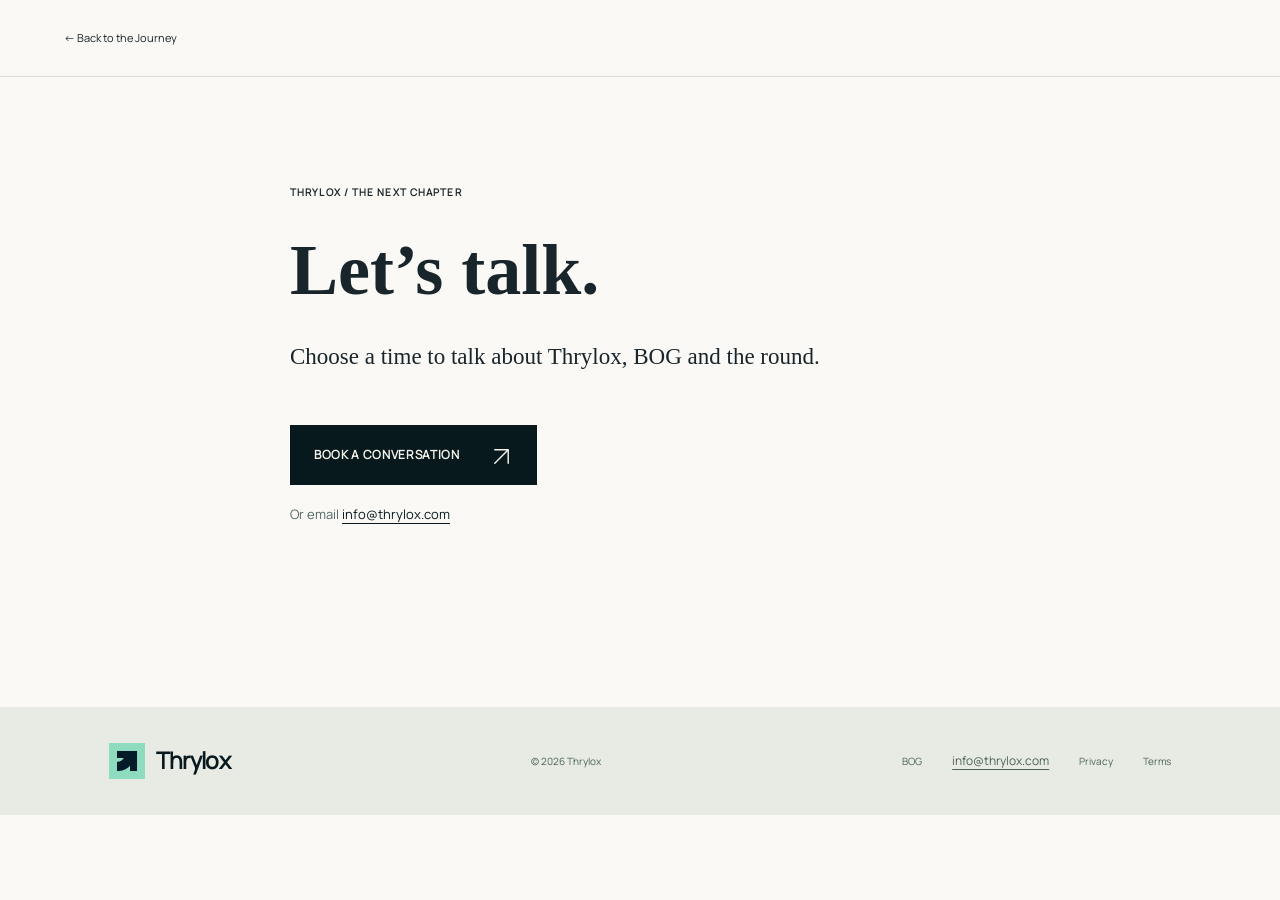
<file: conversation.html>
<!doctype html><html lang="en"><head><meta charset="utf-8"><meta name="viewport" content="width=device-width,initial-scale=1"><meta name="theme-color" content="#faf9f6"><title>Book a Conversation — Thrylox</title><meta name="description" content="Meet Thrylox: a compact game company building BOG, its own technology and the route to global launch."><link rel="icon" href="./assets/investor/thrylox-logo.png" type="image/png"><link rel="preload" href="./assets/investor/barlow-600.ttf" as="font" type="font/ttf" crossorigin><link rel="stylesheet" href="./investor/styles/site.css?v=884b62b967d5"><script type="module" src="./investor/runtime/app.mjs?v=6d2e1b4f6fd4"></script></head><body class="editorial" data-page="editorial"><a class="skip-link" href="#main">Skip to content</a><header class="editorial-header"><a href="./#round" class="return-link">← Back to the Journey</a></header><main id="main" class="conversation-page"><span class="eyebrow">THRYLOX / THE NEXT CHAPTER</span><h1>Let’s talk.</h1><p>Choose a time to talk about Thrylox, BOG and the round.</p><a class="button booking " href="https://calendar.app.google/B2CGnXTToixu7rRy5" data-booking="conversation" target="_blank" rel="noopener noreferrer">Book a Conversation<span aria-hidden="true"><svg xmlns="http://www.w3.org/2000/svg" viewBox="0 0 24 24" width="1em" height="1em" fill="none" stroke="currentColor" stroke-width="1.5" stroke-linecap="round" stroke-linejoin="round" aria-hidden="true" focusable="false" style="display:inline-block;vertical-align:middle"><path d="M5 19 19 5M5 5h14v14"/></svg></span><span class="sr-only"> (opens booking calendar in a new tab)</span></a><p class="contact-email">Or email <a class="email-link" href="mailto:info@thrylox.com">info@thrylox.com</a></p></main><footer class="footer"><a class="brand footer-name" href="./" aria-label="Thrylox home"><img src="./assets/investor/thrylox-logo.png" width="48" height="48" alt=""><span>Thrylox</span></a><span>© 2026 Thrylox</span><div class="footer-links"><a href="./bog.html">BOG</a><a class="email-link" href="mailto:info@thrylox.com">info@thrylox.com</a><a href="./privacy.html">Privacy</a><a href="./terms.html">Terms</a></div></footer></body></html>
</file>
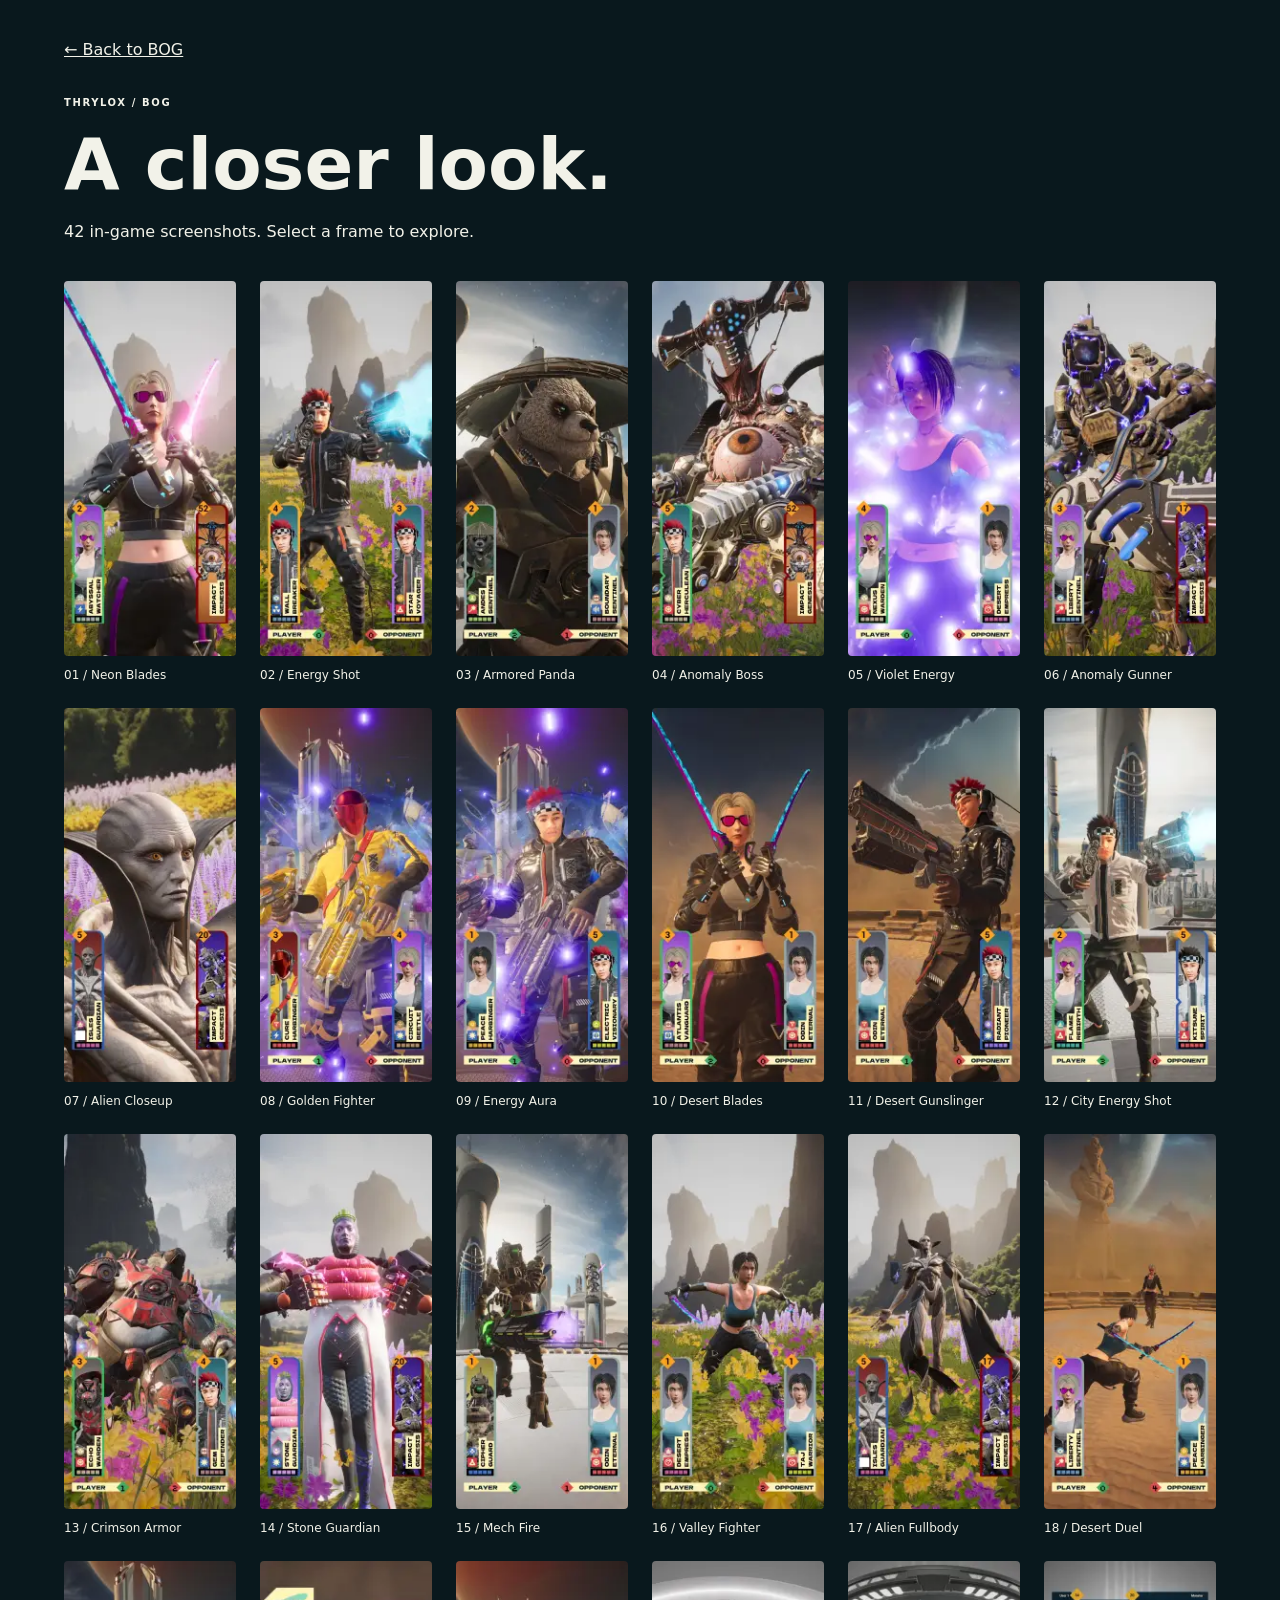
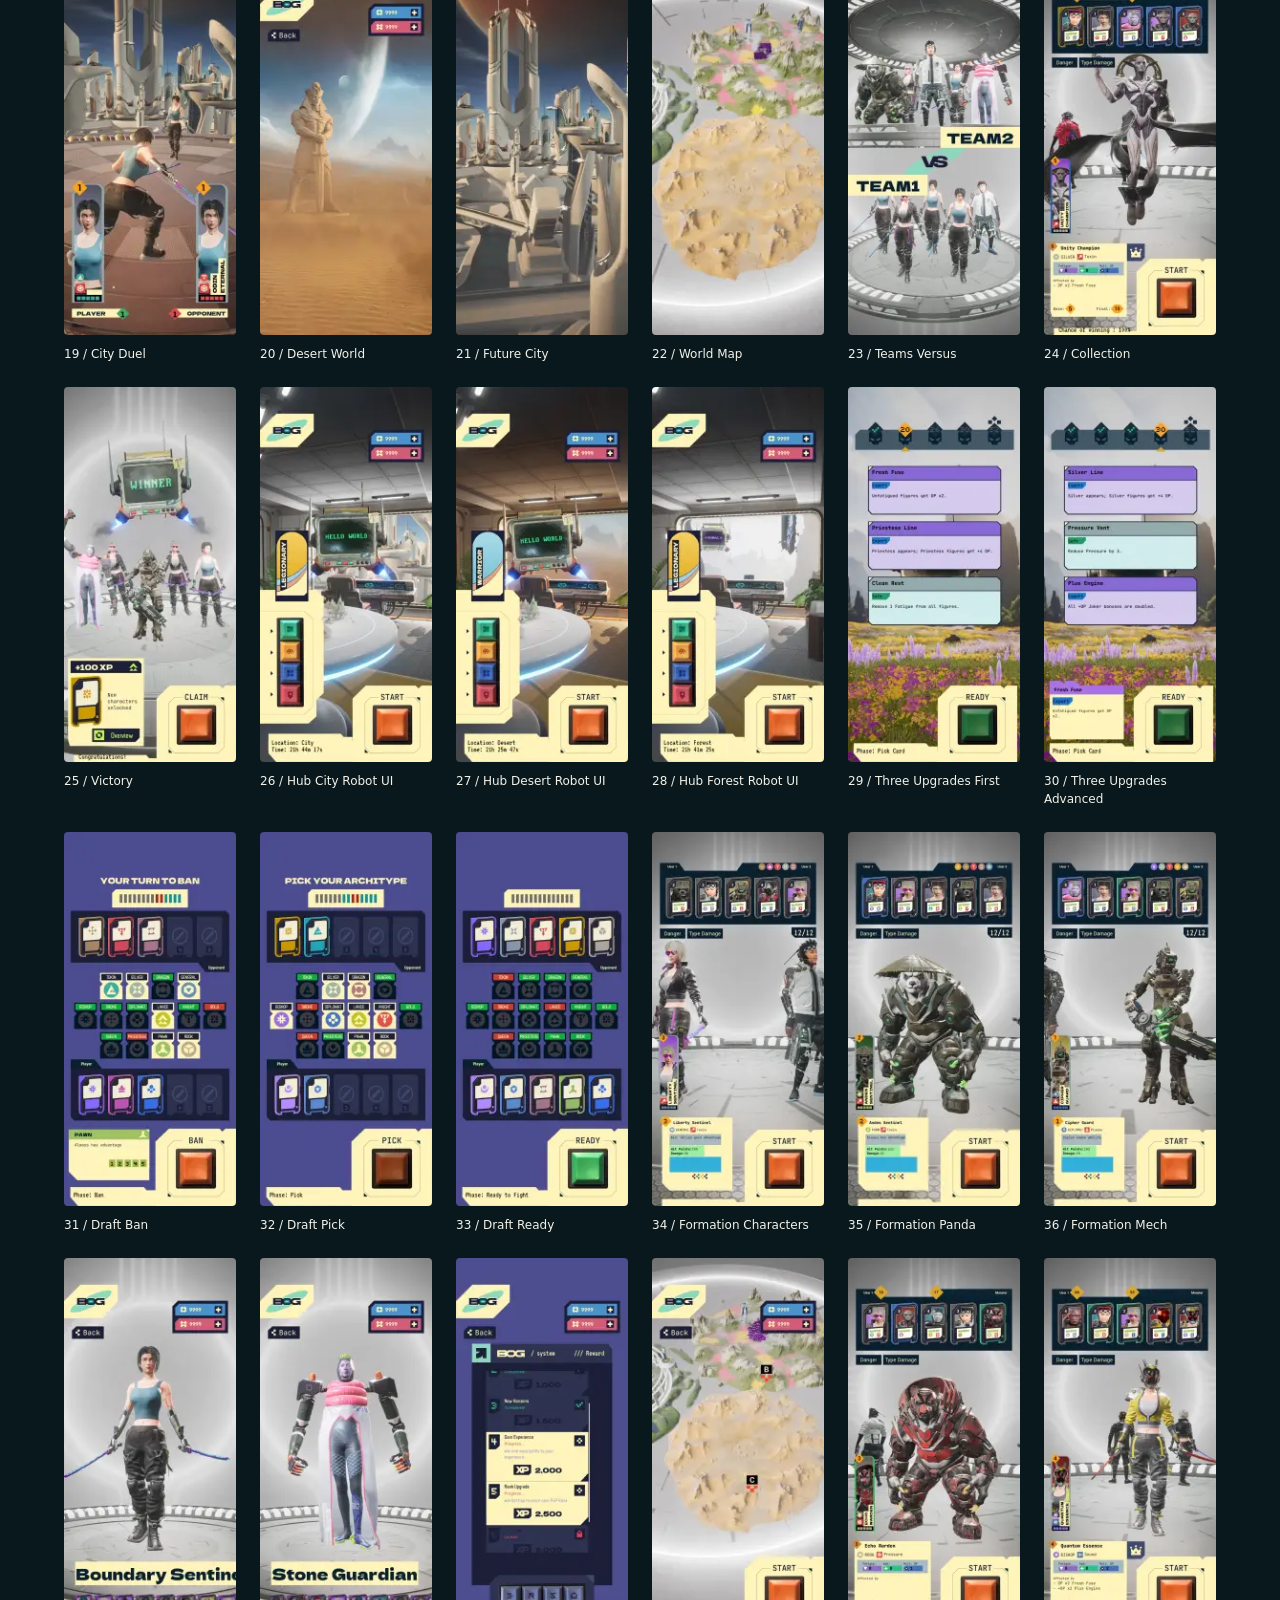
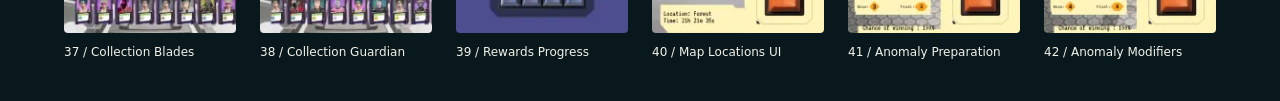
<file: gallery.html>
<!doctype html><html lang="en"><head><meta charset="utf-8"><meta name="viewport" content="width=device-width,initial-scale=1"><title>BOG — Screenshot gallery</title><meta name="description" content="Explore 42 screenshots from BOG: figures, tactical duels and the world in between."><link rel="stylesheet" href="./investor/styles/gallery.css?v=89b25cfbdd87"><script type="module" src="./investor/runtime/gallery.mjs?v=179ce793d07f"></script></head><body class="screenshot-page"><header><a href="./bog.html#play">← Back to BOG</a><p class="screenshot-kicker">THRYLOX / BOG</p><h1>A closer look.</h1><p>42 in-game screenshots. Select a frame to explore.</p></header><main class="screenshot-grid"><a href="./assets/investor/screenshots/01.webp" data-gallery-open="0"><img src="./assets/investor/screenshots/01-thumb.webp" width="180" height="391" alt="BOG — Neon Blades" loading="lazy"><span>01 / Neon Blades</span></a><a href="./assets/investor/screenshots/02.webp" data-gallery-open="1"><img src="./assets/investor/screenshots/02-thumb.webp" width="180" height="391" alt="BOG — Energy Shot" loading="lazy"><span>02 / Energy Shot</span></a><a href="./assets/investor/screenshots/03.webp" data-gallery-open="2"><img src="./assets/investor/screenshots/03-thumb.webp" width="180" height="391" alt="BOG — Armored Panda" loading="lazy"><span>03 / Armored Panda</span></a><a href="./assets/investor/screenshots/04.webp" data-gallery-open="3"><img src="./assets/investor/screenshots/04-thumb.webp" width="180" height="391" alt="BOG — Anomaly Boss" loading="lazy"><span>04 / Anomaly Boss</span></a><a href="./assets/investor/screenshots/05.webp" data-gallery-open="4"><img src="./assets/investor/screenshots/05-thumb.webp" width="180" height="391" alt="BOG — Violet Energy" loading="lazy"><span>05 / Violet Energy</span></a><a href="./assets/investor/screenshots/06.webp" data-gallery-open="5"><img src="./assets/investor/screenshots/06-thumb.webp" width="180" height="391" alt="BOG — Anomaly Gunner" loading="lazy"><span>06 / Anomaly Gunner</span></a><a href="./assets/investor/screenshots/07.webp" data-gallery-open="6"><img src="./assets/investor/screenshots/07-thumb.webp" width="180" height="391" alt="BOG — Alien Closeup" loading="lazy"><span>07 / Alien Closeup</span></a><a href="./assets/investor/screenshots/08.webp" data-gallery-open="7"><img src="./assets/investor/screenshots/08-thumb.webp" width="180" height="391" alt="BOG — Golden Fighter" loading="lazy"><span>08 / Golden Fighter</span></a><a href="./assets/investor/screenshots/09.webp" data-gallery-open="8"><img src="./assets/investor/screenshots/09-thumb.webp" width="180" height="391" alt="BOG — Energy Aura" loading="lazy"><span>09 / Energy Aura</span></a><a href="./assets/investor/screenshots/10.webp" data-gallery-open="9"><img src="./assets/investor/screenshots/10-thumb.webp" width="180" height="391" alt="BOG — Desert Blades" loading="lazy"><span>10 / Desert Blades</span></a><a href="./assets/investor/screenshots/11.webp" data-gallery-open="10"><img src="./assets/investor/screenshots/11-thumb.webp" width="180" height="391" alt="BOG — Desert Gunslinger" loading="lazy"><span>11 / Desert Gunslinger</span></a><a href="./assets/investor/screenshots/12.webp" data-gallery-open="11"><img src="./assets/investor/screenshots/12-thumb.webp" width="180" height="391" alt="BOG — City Energy Shot" loading="lazy"><span>12 / City Energy Shot</span></a><a href="./assets/investor/screenshots/13.webp" data-gallery-open="12"><img src="./assets/investor/screenshots/13-thumb.webp" width="180" height="391" alt="BOG — Crimson Armor" loading="lazy"><span>13 / Crimson Armor</span></a><a href="./assets/investor/screenshots/14.webp" data-gallery-open="13"><img src="./assets/investor/screenshots/14-thumb.webp" width="180" height="391" alt="BOG — Stone Guardian" loading="lazy"><span>14 / Stone Guardian</span></a><a href="./assets/investor/screenshots/15.webp" data-gallery-open="14"><img src="./assets/investor/screenshots/15-thumb.webp" width="180" height="391" alt="BOG — Mech Fire" loading="lazy"><span>15 / Mech Fire</span></a><a href="./assets/investor/screenshots/16.webp" data-gallery-open="15"><img src="./assets/investor/screenshots/16-thumb.webp" width="180" height="391" alt="BOG — Valley Fighter" loading="lazy"><span>16 / Valley Fighter</span></a><a href="./assets/investor/screenshots/17.webp" data-gallery-open="16"><img src="./assets/investor/screenshots/17-thumb.webp" width="180" height="391" alt="BOG — Alien Fullbody" loading="lazy"><span>17 / Alien Fullbody</span></a><a href="./assets/investor/screenshots/18.webp" data-gallery-open="17"><img src="./assets/investor/screenshots/18-thumb.webp" width="180" height="391" alt="BOG — Desert Duel" loading="lazy"><span>18 / Desert Duel</span></a><a href="./assets/investor/screenshots/19.webp" data-gallery-open="18"><img src="./assets/investor/screenshots/19-thumb.webp" width="180" height="391" alt="BOG — City Duel" loading="lazy"><span>19 / City Duel</span></a><a href="./assets/investor/screenshots/20.webp" data-gallery-open="19"><img src="./assets/investor/screenshots/20-thumb.webp" width="180" height="391" alt="BOG — Desert World" loading="lazy"><span>20 / Desert World</span></a><a href="./assets/investor/screenshots/21.webp" data-gallery-open="20"><img src="./assets/investor/screenshots/21-thumb.webp" width="180" height="391" alt="BOG — Future City" loading="lazy"><span>21 / Future City</span></a><a href="./assets/investor/screenshots/22.webp" data-gallery-open="21"><img src="./assets/investor/screenshots/22-thumb.webp" width="180" height="391" alt="BOG — World Map" loading="lazy"><span>22 / World Map</span></a><a href="./assets/investor/screenshots/23.webp" data-gallery-open="22"><img src="./assets/investor/screenshots/23-thumb.webp" width="180" height="391" alt="BOG — Teams Versus" loading="lazy"><span>23 / Teams Versus</span></a><a href="./assets/investor/screenshots/24.webp" data-gallery-open="23"><img src="./assets/investor/screenshots/24-thumb.webp" width="180" height="391" alt="BOG — Collection" loading="lazy"><span>24 / Collection</span></a><a href="./assets/investor/screenshots/25.webp" data-gallery-open="24"><img src="./assets/investor/screenshots/25-thumb.webp" width="180" height="391" alt="BOG — Victory" loading="lazy"><span>25 / Victory</span></a><a href="./assets/investor/screenshots/26.webp" data-gallery-open="25"><img src="./assets/investor/screenshots/26-thumb.webp" width="180" height="391" alt="BOG — Hub City Robot UI" loading="lazy"><span>26 / Hub City Robot UI</span></a><a href="./assets/investor/screenshots/27.webp" data-gallery-open="26"><img src="./assets/investor/screenshots/27-thumb.webp" width="180" height="391" alt="BOG — Hub Desert Robot UI" loading="lazy"><span>27 / Hub Desert Robot UI</span></a><a href="./assets/investor/screenshots/28.webp" data-gallery-open="27"><img src="./assets/investor/screenshots/28-thumb.webp" width="180" height="391" alt="BOG — Hub Forest Robot UI" loading="lazy"><span>28 / Hub Forest Robot UI</span></a><a href="./assets/investor/screenshots/29.webp" data-gallery-open="28"><img src="./assets/investor/screenshots/29-thumb.webp" width="180" height="391" alt="BOG — Three Upgrades First" loading="lazy"><span>29 / Three Upgrades First</span></a><a href="./assets/investor/screenshots/30.webp" data-gallery-open="29"><img src="./assets/investor/screenshots/30-thumb.webp" width="180" height="391" alt="BOG — Three Upgrades Advanced" loading="lazy"><span>30 / Three Upgrades Advanced</span></a><a href="./assets/investor/screenshots/31.webp" data-gallery-open="30"><img src="./assets/investor/screenshots/31-thumb.webp" width="180" height="391" alt="BOG — Draft Ban" loading="lazy"><span>31 / Draft Ban</span></a><a href="./assets/investor/screenshots/32.webp" data-gallery-open="31"><img src="./assets/investor/screenshots/32-thumb.webp" width="180" height="391" alt="BOG — Draft Pick" loading="lazy"><span>32 / Draft Pick</span></a><a href="./assets/investor/screenshots/33.webp" data-gallery-open="32"><img src="./assets/investor/screenshots/33-thumb.webp" width="180" height="391" alt="BOG — Draft Ready" loading="lazy"><span>33 / Draft Ready</span></a><a href="./assets/investor/screenshots/34.webp" data-gallery-open="33"><img src="./assets/investor/screenshots/34-thumb.webp" width="180" height="391" alt="BOG — Formation Characters" loading="lazy"><span>34 / Formation Characters</span></a><a href="./assets/investor/screenshots/35.webp" data-gallery-open="34"><img src="./assets/investor/screenshots/35-thumb.webp" width="180" height="391" alt="BOG — Formation Panda" loading="lazy"><span>35 / Formation Panda</span></a><a href="./assets/investor/screenshots/36.webp" data-gallery-open="35"><img src="./assets/investor/screenshots/36-thumb.webp" width="180" height="391" alt="BOG — Formation Mech" loading="lazy"><span>36 / Formation Mech</span></a><a href="./assets/investor/screenshots/37.webp" data-gallery-open="36"><img src="./assets/investor/screenshots/37-thumb.webp" width="180" height="391" alt="BOG — Collection Blades" loading="lazy"><span>37 / Collection Blades</span></a><a href="./assets/investor/screenshots/38.webp" data-gallery-open="37"><img src="./assets/investor/screenshots/38-thumb.webp" width="180" height="391" alt="BOG — Collection Guardian" loading="lazy"><span>38 / Collection Guardian</span></a><a href="./assets/investor/screenshots/39.webp" data-gallery-open="38"><img src="./assets/investor/screenshots/39-thumb.webp" width="180" height="391" alt="BOG — Rewards Progress" loading="lazy"><span>39 / Rewards Progress</span></a><a href="./assets/investor/screenshots/40.webp" data-gallery-open="39"><img src="./assets/investor/screenshots/40-thumb.webp" width="180" height="391" alt="BOG — Map Locations UI" loading="lazy"><span>40 / Map Locations UI</span></a><a href="./assets/investor/screenshots/41.webp" data-gallery-open="40"><img src="./assets/investor/screenshots/41-thumb.webp" width="180" height="391" alt="BOG — Anomaly Preparation" loading="lazy"><span>41 / Anomaly Preparation</span></a><a href="./assets/investor/screenshots/42.webp" data-gallery-open="41"><img src="./assets/investor/screenshots/42-thumb.webp" width="180" height="391" alt="BOG — Anomaly Modifiers" loading="lazy"><span>42 / Anomaly Modifiers</span></a></main></body></html>
</file>
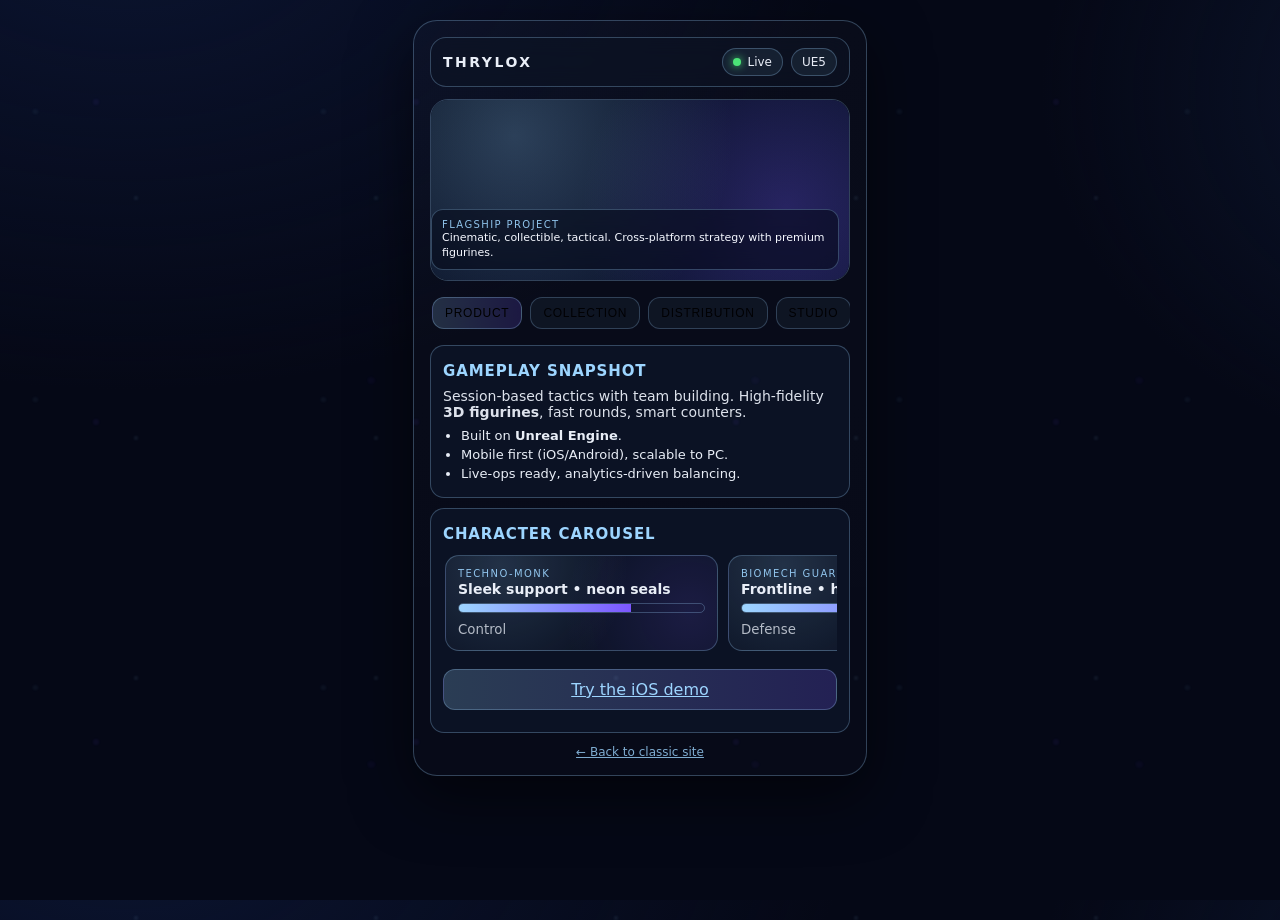
<file: game-ui.html>
<!DOCTYPE html>
<html lang="en">
<head>
<meta charset="UTF-8" />
<meta name="viewport" content="width=device-width, initial-scale=1.0" />
<!-- Google Tag Manager -->
<script>(function(w,d,s,l,i){w[l]=w[l]||[];w[l].push({'gtm.start':
new Date().getTime(),event:'gtm.js'});var f=d.getElementsByTagName(s)[0],
j=d.createElement(s),dl=l!='dataLayer'?'&l='+l:'';j.async=true;j.src=
'https://www.googletagmanager.com/gtm.js?id='+i+dl;f.parentNode.insertBefore(j,f);
})(window,document,'script','dataLayer','GTM-KHW6DX47');</script>
<!-- End Google Tag Manager -->
<title>Thrylox — Game UI</title>
<meta name="description" content="Thrylox mobile-game style UI demo: collectible figurines, tactical arena, studio and company info." />
<script async src="https://www.googletagmanager.com/gtag/js?id=AW-18205284580"></script>
<script>
  window.dataLayer = window.dataLayer || [];
  function gtag(){dataLayer.push(arguments);}
  gtag('js', new Date());
  gtag('config', 'AW-18205284580');
</script>
<style>
  :root{
    --bg:#050816;
    --panel:#0b1224;
    --glass:rgba(13,20,38,.55);
    --line:rgba(157,213,255,.28);
    --accent:#9dd5ff;
    --accent2:#7b56ff;
    --good:#4be477;
    --warn:#ffd166;
  }
  /* Page background with drifting glow particles */
  html,body{height:100%}
  body{
    margin:0;font-family:system-ui,-apple-system,BlinkMacSystemFont,Segoe UI,Roboto,Ubuntu,Inter,sans-serif;
    background:
      radial-gradient(1200px 800px at 10% -10%, #0b1430 0%, transparent 60%),
      radial-gradient(900px 700px at 120% 10%, #0c162f 0%, transparent 55%),
      var(--bg);
    color:#e9eef7; overflow-x:hidden;
  }
  .particles::before,.particles::after{
    content:"";position:fixed;inset:-10% -10% auto -10%;height:160%;
    background:
      radial-gradient(6px 6px at 10% 20%, rgba(157,213,255,.22) 40%, transparent 41%) repeat,
      radial-gradient(8px 8px at 70% 60%, rgba(123,86,255,.18) 40%, transparent 41%) repeat;
    background-size:240px 240px, 320px 320px;
    filter:blur(1px);opacity:.35;pointer-events:none;
    animation: drift 22s linear infinite;
  }
  .particles::after{animation-duration:38s;opacity:.25;transform:scale(1.2)}
  @keyframes drift{to{transform:translateY(-8%) translateX(4%)}}

  /* Phone-like container (but responsive) */
  .wrap{max-width:420px;margin:20px auto 40px;padding:16px;border-radius:24px;
    background:linear-gradient(180deg,rgba(255,255,255,.02),rgba(255,255,255,.01));
    border:1px solid var(--line); box-shadow:0 20px 60px rgba(0,0,0,.55);
  }

  /* HUD / top bar */
  .hud{display:flex;align-items:center;justify-content:space-between;gap:8px;
    padding:10px 12px;border-radius:16px;background:var(--glass);
    backdrop-filter:blur(10px);-webkit-backdrop-filter:blur(10px);
    border:1px solid var(--line);
  }
  .logo{font-weight:800;letter-spacing:.18em;text-transform:uppercase;font-size:14px}
  .badges{display:flex;gap:8px}
  .badge{display:flex;align-items:center;gap:6px;padding:6px 10px;border-radius:999px;
    background:rgba(157,213,255,.08);border:1px solid var(--line);font-size:12px}
  .dot{width:8px;height:8px;border-radius:50%;background:var(--good);box-shadow:0 0 8px var(--good)}

  /* Hero banner */
  .hero{
    margin:12px 0 10px;border-radius:18px;overflow:hidden;position:relative;
    border:1px solid var(--line)
  }
  .hero-bg{
    height:180px;
    background:
      radial-gradient(circle at 20% 20%, rgba(157,213,255,.24), transparent 60%),
      radial-gradient(circle at 85% 60%, rgba(123,86,255,.25), transparent 55%),
      linear-gradient(145deg,#071022,#0c1430);
  }
  .hero-cap{
    position:absolute;right:10px;bottom:10px;padding:8px 10px;border-radius:12px;
    font-size:11px;line-height:1.35;color:#f5f8ff;background:rgba(5,8,22,.55);
    border:1px solid var(--line);backdrop-filter:blur(10px);-webkit-backdrop-filter:blur(10px)
  }
  .label{font-size:10px;color:var(--accent);text-transform:uppercase;letter-spacing:.14em;opacity:.9}

  /* Tabs */
  .tabs{display:flex;gap:8px;overflow:auto;padding:6px 2px}
  .tab{flex:0 0 auto;border:1px solid var(--line);background:rgba(157,213,255,.06);
    padding:8px 12px;border-radius:12px;font-size:12px;letter-spacing:.06em;text-transform:uppercase;opacity:.85}
  .tab.active{background:linear-gradient(90deg, rgba(157,213,255,.18), rgba(123,86,255,.18));opacity:1}

  /* Screens */
  .screen{display:none;margin-top:10px}
  .screen.active{display:block}

  /* Cards */
  .card{background:var(--panel);border:1px solid var(--line);border-radius:14px;padding:12px;margin:10px 0}
  h3{margin:4px 0 8px;font-size:15px;color:var(--accent);letter-spacing:.06em;text-transform:uppercase}
  p{margin:6px 0 8px;font-size:14px;opacity:.95}

  /* Character carousel */
  .carousel{display:grid;grid-auto-flow:column;grid-auto-columns: 70%; gap:10px;
    overflow-x:auto;scroll-snap-type:x mandatory;padding:4px 2px 8px}
  .char{scroll-snap-align:center;border:1px solid var(--line);border-radius:14px;padding:12px;
    background:
      radial-gradient(circle at 20% 10%, rgba(157,213,255,.16), transparent 55%),
      radial-gradient(circle at 90% 60%, rgba(123,86,255,.14), transparent 50%),
      #0b1224;}
  .char h4{margin:2px 0 6px;font-size:14px}
  .stat{height:8px;border:1px solid var(--line);border-radius:999px;overflow:hidden;margin:6px 0}
  .stat>i{display:block;height:100%;background:linear-gradient(90deg,var(--accent),var(--accent2))}
  small{opacity:.75}

  /* List bullets slim */
  ul{margin:6px 0 2px 18px;padding:0;font-size:13px}
  li{margin:4px 0}

  /* Footer links */
  .links{display:flex;justify-content:space-between;gap:10px;flex-wrap:wrap;font-size:12px;opacity:.85}
  a{color:var(--accent)}
  .cta{display:block;text-align:center;margin:10px 0;padding:10px 12px;border-radius:12px;
    background:linear-gradient(90deg, rgba(157,213,255,.22), rgba(123,86,255,.22));
    border:1px solid var(--line)}

  /* Back link */
  .back{display:block;text-align:center;margin:12px 0 0;font-size:12px;opacity:.8}
</style>
</head>
<body>
<!-- Google Tag Manager (noscript) -->
<noscript><iframe src="https://www.googletagmanager.com/ns.html?id=GTM-KHW6DX47"
height="0" width="0" style="display:none;visibility:hidden"></iframe></noscript>
<!-- End Google Tag Manager (noscript) -->
<div class="particles"></div>

<div class="wrap">
  <!-- HUD -->
  <div class="hud">
    <div class="logo">THRYLOX</div>
    <div class="badges">
      <div class="badge"><span class="dot"></span> Live</div>
      <div class="badge">UE5</div>
    </div>
  </div>

  <!-- HERO -->
  <div class="hero">
    <div class="hero-bg"></div>
    <div class="hero-cap">
      <div class="label">Flagship project</div>
      Cinematic, collectible, tactical. Cross-platform strategy with premium figurines.
    </div>
  </div>

  <!-- TABS -->
  <div class="tabs" id="tabs">
    <button class="tab active" data-screen="s-product">Product</button>
    <button class="tab" data-screen="s-collection">Collection</button>
    <button class="tab" data-screen="s-distribution">Distribution</button>
    <button class="tab" data-screen="s-studio">Studio</button>
    <button class="tab" data-screen="s-company">Company</button>
    <button class="tab" data-screen="s-contact">Contact</button>
  </div>

  <!-- SCREENS -->
  <section id="s-product" class="screen active">
    <div class="card">
      <h3>Gameplay snapshot</h3>
      <p>Session-based tactics with team building. High-fidelity <b>3D figurines</b>, fast rounds, smart counters.</p>
      <ul>
        <li>Built on <b>Unreal Engine</b>.</li>
        <li>Mobile first (iOS/Android), scalable to PC.</li>
        <li>Live-ops ready, analytics-driven balancing.</li>
      </ul>
    </div>

    <div class="card">
      <h3>Character carousel</h3>
      <div class="carousel">
        <div class="char">
          <div class="label">Techno-Monk</div>
          <h4>Sleek support • neon seals</h4>
          <div class="stat"><i style="width:70%"></i></div><small>Control</small>
        </div>
        <div class="char">
          <div class="label">Biomech Guardian</div>
          <h4>Frontline • halo barrier</h4>
          <div class="stat"><i style="width:90%"></i></div><small>Defense</small>
        </div>
        <div class="char">
          <div class="label">Holo Trickster</div>
          <h4>Flanker • mask decoys</h4>
          <div class="stat"><i style="width:80%"></i></div><small>Mobility</small>
        </div>
      </div>
      <a class="cta" href="https://testflight.apple.com/join/g2C5saQ4" target="_blank" rel="noopener noreferrer">Try the iOS demo</a>
    </div>
  </section>

  <section id="s-collection" class="screen">
    <div class="card">
      <h3>Collectible system</h3>
      <ul>
        <li>Premium figurine quality, readable silhouettes.</li>
        <li>Cosmetics & expansions — no pay-to-win.</li>
        <li>Seasonal events, themed sets, mastery tracks.</li>
      </ul>
    </div>
  </section>

  <section id="s-distribution" class="screen">
    <div class="card">
      <h3>Distribution & Monetization</h3>
      <ul>
        <li>Official storefronts only (Apple, Google, PC partners).</li>
        <li>F2P with optional cosmetics/collections.</li>
        <li>Compliance with KYC/AML & sanctions rules.</li>
      </ul>
    </div>
  </section>

  <section id="s-studio" class="screen">
    <div class="card">
      <h3>Studio</h3>
      <p>Experienced product & analytics founders. Remote-first team across EU. Tooling: UE5, GitHub, CI/CD, analytics.</p>
    </div>
  </section>

  <section id="s-company" class="screen">
    <div class="card">
      <h3>Legal & Compliance</h3>
      <p>EU entity. Full statutory details on request for banking/platform partners.</p>
      <ul>
        <li>No real-money gambling / betting products.</li>
        <li>Digital-only games & virtual goods.</li>
      </ul>
    </div>
  </section>

  <section id="s-contact" class="screen">
    <div class="card">
      <h3>Contact</h3>
      <p>Email: <a href="mailto:admin@thrylox.com">admin@thrylox.com</a> · <a href="mailto:info@thrylox.com">info@thrylox.com</a></p>
      <div class="links">
        <a href="/privacy.html">Privacy</a>
        <a href="/terms.html">Terms</a>
        <a href="/">Back to classic site</a>
      </div>
    </div>
  </section>

  <a class="back" href="/">← Back to classic site</a>
</div>

<script>
  // Simple tabs
  const tabs = document.querySelectorAll('.tab');
  const screens = document.querySelectorAll('.screen');
  tabs.forEach(t => t.addEventListener('click', () => {
    tabs.forEach(x => x.classList.remove('active'));
    t.classList.add('active');
    const id = t.dataset.screen;
    screens.forEach(s => s.classList.toggle('active', s.id === id));
    // focus first heading for a11y
    const h = document.querySelector('#'+id+' h3'); if(h) h.focus?.();
  }));
</script>
</body>
</html>
</file>
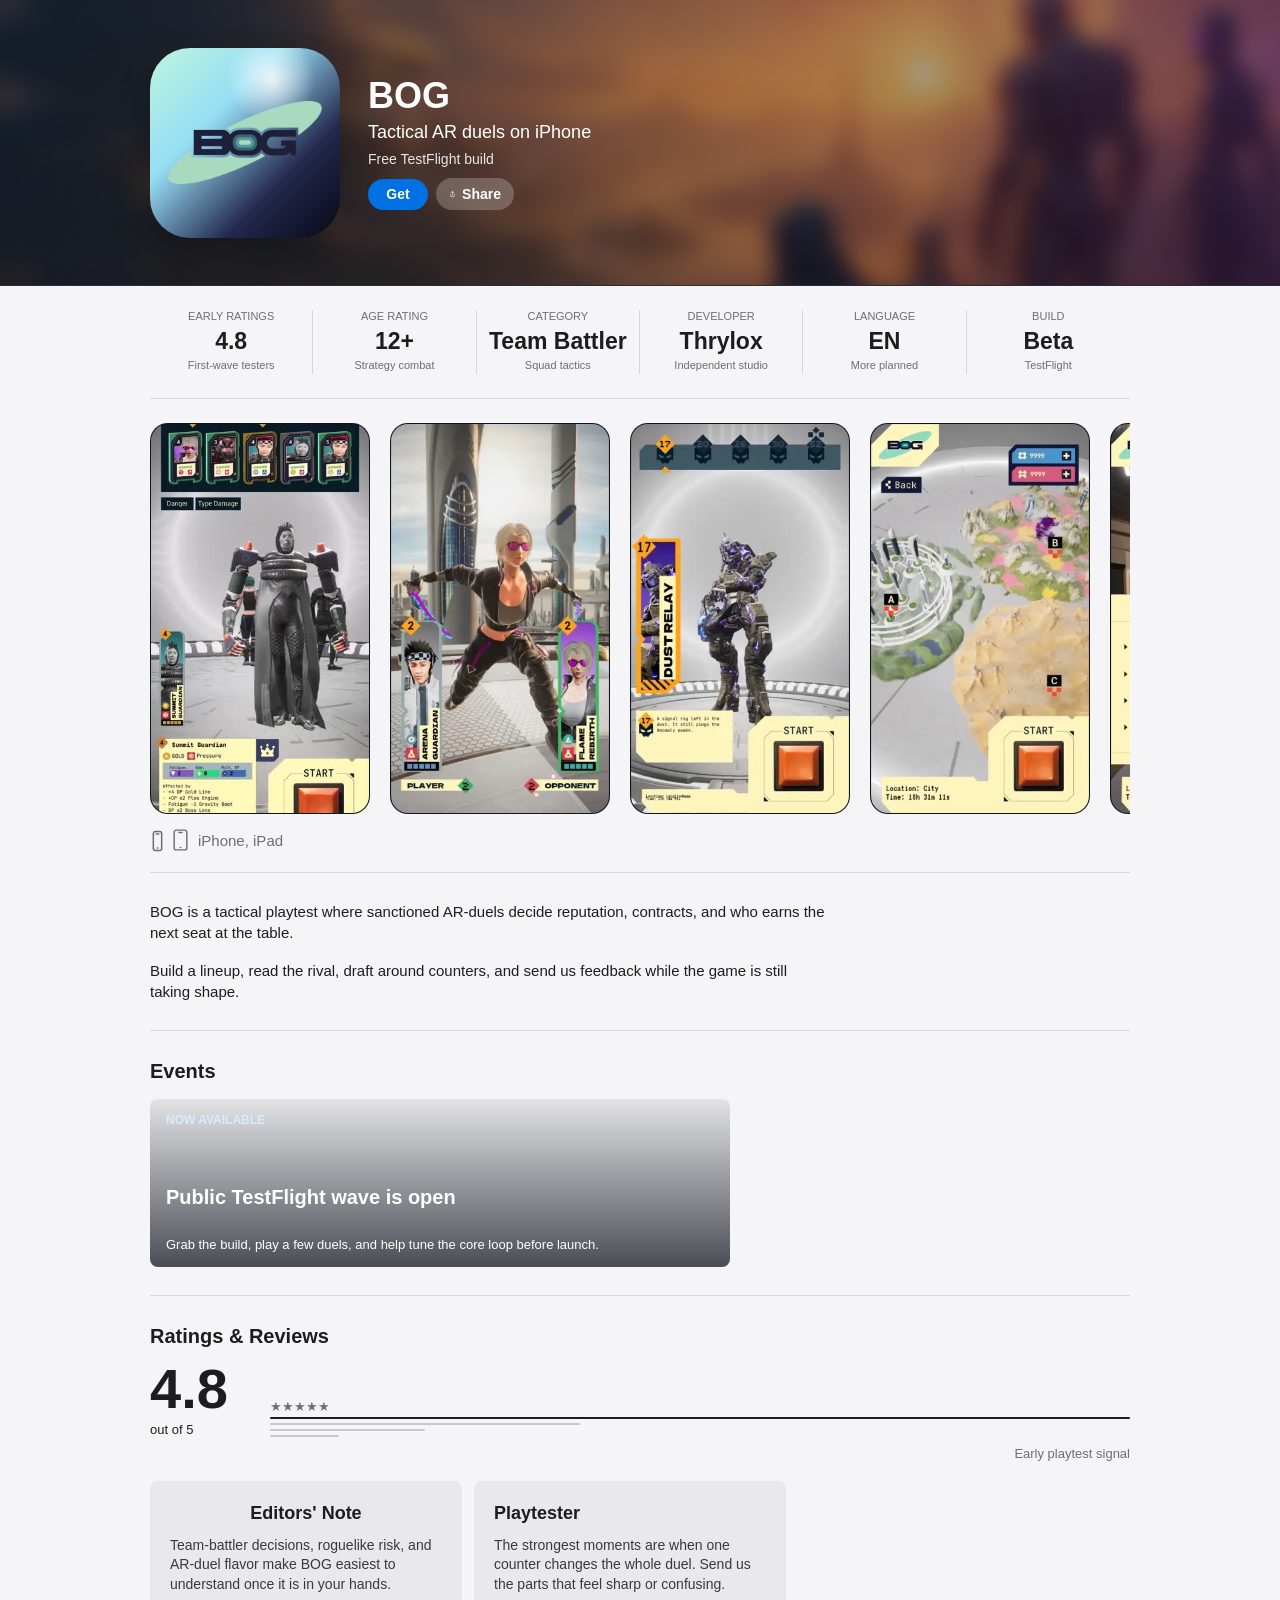
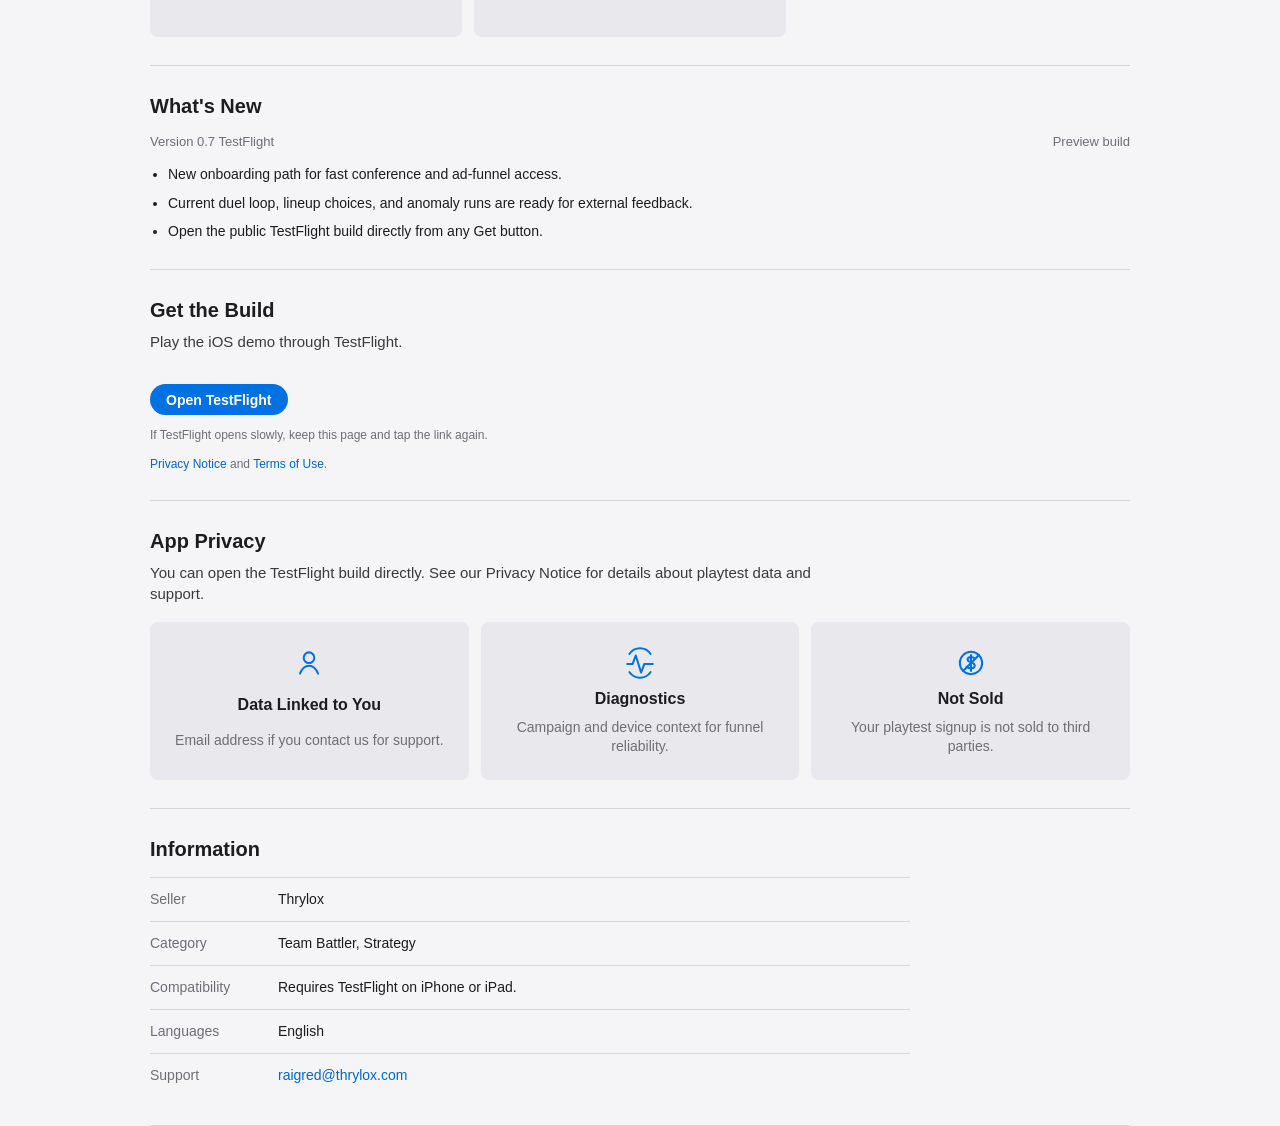
<file: onboarding-appstore.html>
<!DOCTYPE html>
<html lang="en">
<head>
  <meta charset="UTF-8">
  <meta name="viewport" content="width=device-width, initial-scale=1.0">
  <!-- Google Tag Manager / Google Ads queue -->
  <script>
    window.dataLayer = window.dataLayer || [];
    window.gtag = window.gtag || function(){dataLayer.push(arguments);};
    window.gtag('js', new Date());
    window.gtag('config', 'AW-18205284580');
    (function(w,d,s,l,i){
      var adsLoaded = false;
      var tagManagerLoaded = false;
      var adsId = 'AW-18205284580';
      function appendScript(src) {
        var f = d.getElementsByTagName(s)[0];
        var j = d.createElement(s);
        j.async = true;
        j.src = src;
        f.parentNode.insertBefore(j, f);
      }
      function loadGoogleAds() {
        if (adsLoaded) {
          return;
        }
        adsLoaded = true;
        appendScript('https://www.googletagmanager.com/gtag/js?id=' + adsId);
      }
      function loadTagManager() {
        if (tagManagerLoaded) {
          return;
        }
        tagManagerLoaded = true;
        loadGoogleAds();
        w[l] = w[l] || [];
        w[l].push({'gtm.start': new Date().getTime(), event: 'gtm.js'});
        appendScript('https://www.googletagmanager.com/gtm.js?id=' + i + (l != 'dataLayer' ? '&l=' + l : ''));
      }
      function scheduleGoogleAds() {
        var start = function() {
          w.setTimeout(loadGoogleAds, 4200);
        };
        if ('requestAnimationFrame' in w) {
          w.requestAnimationFrame(function() {
            w.requestAnimationFrame(start);
          });
        } else {
          w.setTimeout(loadGoogleAds, 1200);
        }
      }
      function scheduleTagManager() {
        w.setTimeout(function() {
          if ('requestIdleCallback' in w) {
            w.requestIdleCallback(loadTagManager, {timeout: 2000});
          } else {
            loadTagManager();
          }
        }, 6500);
      }
      ['pointerdown', 'keydown', 'touchstart'].forEach(function(eventName) {
        w.addEventListener(eventName, loadTagManager, {once: true, passive: true});
      });
      scheduleGoogleAds();
      if (d.readyState === 'complete') {
        scheduleTagManager();
      } else {
        w.addEventListener('load', scheduleTagManager, {once: true});
      }
    })(window,document,'script','dataLayer','GTM-KHW6DX47');
  </script>
  <!-- End Google Tag Manager / Google Ads queue -->
  <title>BOG - Download the Playtest Build</title>
  <meta name="description" content="App Store style download page for the current BOG TestFlight playtest build.">
  <link rel="icon" href="data:image/svg+xml,%3Csvg xmlns='http://www.w3.org/2000/svg' viewBox='0 0 64 64'%3E%3Crect width='64' height='64' rx='14' fill='%23132052'/%3E%3Cellipse cx='32' cy='31' rx='25' ry='10' transform='rotate(-24 32 31)' fill='%2383d4c7'/%3E%3Ctext x='32' y='40' text-anchor='middle' font-family='Arial,sans-serif' font-size='24' font-weight='700' fill='%23f7eebd'%3EBOG%3C/text%3E%3C/svg%3E">
  <link rel="preload" as="image" href="./assets/onboarding/hero-thrylox-appstore-640.webp" imagesrcset="./assets/onboarding/hero-thrylox-appstore-640.webp 640w, ./assets/onboarding/hero-thrylox-appstore-1280.webp 1280w" imagesizes="100vw" fetchpriority="high">
  <link rel="preload" as="image" href="./assets/onboarding/video/bog-gameplay-carousel-poster.jpg" fetchpriority="high">
  <link rel="stylesheet" href="./onboarding-appstore.css?v=20260608-not-sold-icon-a">
  <script defer src="./config.js"></script>
  <script defer src="./site.js?v=20260920-direct-testflight"></script>
</head>
<body class="appstore-onboarding">
  <!-- Google Tag Manager (noscript) -->
  <noscript><iframe src="https://www.googletagmanager.com/ns.html?id=GTM-KHW6DX47"
  height="0" width="0" style="display:none;visibility:hidden"></iframe></noscript>
  <!-- End Google Tag Manager (noscript) -->
  <main id="playtest-onboarding" class="appstore-page" aria-label="BOG download page">
    <article class="appstore-main onboarding-screen is-active" data-step="0" data-progress="0" data-funnel-step="download_page" data-funnel-event="appstore_download_page_viewed">
      <section class="product-hero shelf" aria-labelledby="product-title">
        <div class="product-hero-bg" aria-hidden="true"></div>
        <div class="product-hero-inner">
          <div class="product-icon" aria-hidden="true">
            <img src="./assets/onboarding/bog-logo-psi.webp" width="210" height="112" decoding="async" alt="">
          </div>
          <div class="product-copy">
            <h1 id="product-title">BOG</h1>
            <p class="product-subtitle">Tactical AR duels on iPhone</p>
            <p class="product-attributes">Free TestFlight build</p>
            <div class="product-actions" aria-label="Download actions">
              <a class="store-get-button" href="https://testflight.apple.com/join/g2C5saQ4" data-testflight-link target="_blank" rel="noopener noreferrer" data-funnel-click="appstore_get_clicked" data-funnel-location="hero">Get</a>
              <button class="store-share-button" type="button" aria-label="Share BOG download page">
                <svg class="share-icon" viewBox="0 0 24 24" aria-hidden="true" focusable="false">
                  <path d="M12 3v12"></path>
                  <path d="m7 8 5-5 5 5"></path>
                  <path d="M6 13.5V19a2 2 0 0 0 2 2h8a2 2 0 0 0 2-2v-5.5"></path>
                </svg>
                <span class="share-label">Share</span>
              </button>
            </div>
          </div>
        </div>
      </section>

      <section id="informationRibbon" class="metric-ribbon shelf" aria-label="BOG quick facts">
        <a class="metric-item" href="#ratings">
          <span class="metric-label">Early Ratings</span>
          <strong>4.8</strong>
          <span class="metric-detail">First-wave testers</span>
        </a>
        <a class="metric-item" href="#information">
          <span class="metric-label">Age Rating</span>
          <strong>12+</strong>
          <span class="metric-detail">Strategy combat</span>
        </a>
        <a class="metric-item" href="#information">
          <span class="metric-label">Category</span>
          <strong>Team Battler</strong>
          <span class="metric-detail">Squad tactics</span>
        </a>
        <a class="metric-item" href="#information">
          <span class="metric-label">Developer</span>
          <strong>Thrylox</strong>
          <span class="metric-detail">Independent studio</span>
        </a>
        <a class="metric-item" href="#information">
          <span class="metric-label">Language</span>
          <strong>EN</strong>
          <span class="metric-detail">More planned</span>
        </a>
        <a class="metric-item" href="https://testflight.apple.com/join/g2C5saQ4" data-testflight-link target="_blank" rel="noopener noreferrer">
          <span class="metric-label">Build</span>
          <strong>Beta</strong>
          <span class="metric-detail">TestFlight</span>
        </a>
      </section>

      <section id="product-media" class="media-shelf shelf" aria-label="BOG gameplay video and screenshots">
        <div class="media-scroll">
          <video class="media-video" width="360" height="640" autoplay muted loop playsinline preload="none" poster="./assets/onboarding/video/bog-gameplay-carousel-poster.jpg" data-video-src="./assets/onboarding/video/bog-gameplay-carousel.mp4" data-video-type="video/mp4" data-video-priority="visible" aria-label="BOG gameplay highlight reel"></video>
          <img src="./assets/onboarding/gallery/welcome-left.webp" width="360" height="640" loading="lazy" decoding="async" alt="BOG tactical duel screen">
          <img src="./assets/onboarding/gallery/welcome-center.webp" width="360" height="640" loading="lazy" decoding="async" alt="BOG anomaly replay screen">
          <img src="./assets/onboarding/gallery/welcome-right.webp" width="360" height="640" loading="lazy" decoding="async" alt="BOG character and lineup screen">
          <img src="./assets/onboarding/gallery/step-center.webp" width="360" height="640" loading="lazy" decoding="async" alt="BOG command table screen">
          <img src="./assets/onboarding/gallery/step-far-right.webp" width="360" height="640" loading="lazy" decoding="async" alt="BOG tactical lineup screen">
        </div>
        <p class="device-note">
          <span class="device-icons" aria-hidden="true">
            <svg class="device-icon-svg device-icon-phone" viewBox="0 0 18 26" focusable="false">
              <rect x="4" y="1.5" width="10" height="23" rx="2.4"></rect>
              <path d="M7.5 4.5h3M8.7 21.5h.6"></path>
            </svg>
            <svg class="device-icon-svg device-icon-tablet" viewBox="0 0 24 28" focusable="false">
              <rect x="4" y="1.5" width="16" height="25" rx="2.8"></rect>
              <path d="M10 4.5h4M11.7 23.5h.6"></path>
            </svg>
          </span>
          <span>iPhone, iPad</span>
        </p>
      </section>

      <section class="description-shelf shelf">
        <p>
          BOG is a tactical playtest where sanctioned AR-duels decide reputation, contracts, and who earns the next seat at the table.
        </p>
        <p>
          Build a lineup, read the rival, draft around counters, and send us feedback while the game is still taking shape.
        </p>
      </section>

      <section id="events" class="events-shelf shelf" aria-labelledby="events-title">
        <h2 id="events-title">Events</h2>
        <a class="event-card" href="https://testflight.apple.com/join/g2C5saQ4" data-testflight-link target="_blank" rel="noopener noreferrer">
          <img src="./assets/onboarding/hero-thrylox-appstore-640.webp" srcset="./assets/onboarding/hero-thrylox-appstore-640.webp 640w, ./assets/onboarding/hero-thrylox-appstore-1280.webp 1280w" sizes="(min-width: 760px) 580px, calc(100vw - 50px)" width="1280" height="854" loading="lazy" decoding="async" alt="">
          <span class="event-kicker">Now Available</span>
          <strong>Public TestFlight wave is open</strong>
          <span>Grab the build, play a few duels, and help tune the core loop before launch.</span>
        </a>
      </section>

      <section id="ratings" class="ratings-shelf shelf" aria-labelledby="ratings-title">
        <h2 id="ratings-title">Ratings & Reviews</h2>
        <div class="rating-summary">
          <div class="rating-score">
            <strong>4.8</strong>
            <span>out of 5</span>
          </div>
          <div class="rating-bars" aria-label="Rating distribution">
            <span class="rating-stars">★★★★★</span>
            <span class="bar bar-long"></span>
            <span class="bar bar-mid"></span>
            <span class="bar bar-short"></span>
            <span class="bar bar-tiny"></span>
          </div>
          <p>Early playtest signal</p>
        </div>
        <div class="review-scroll" aria-label="Highlighted feedback">
          <article class="review-card editor-card">
            <h3>Editors' Note</h3>
            <p>Team-battler decisions, roguelike risk, and AR-duel flavor make BOG easiest to understand once it is in your hands.</p>
          </article>
          <article class="review-card">
            <h3>Playtester</h3>
            <p>The strongest moments are when one counter changes the whole duel. Send us the parts that feel sharp or confusing.</p>
          </article>
        </div>
      </section>

      <section class="whats-new-shelf shelf" aria-labelledby="whats-new-title">
        <h2 id="whats-new-title">What's New</h2>
        <div class="version-row">
          <span>Version 0.7 TestFlight</span>
          <span>Preview build</span>
        </div>
        <ul>
          <li>New onboarding path for fast conference and ad-funnel access.</li>
          <li>Current duel loop, lineup choices, and anomaly runs are ready for external feedback.</li>
          <li>Open the public TestFlight build directly from any Get button.</li>
        </ul>
      </section>

      <section id="download" class="download-shelf shelf" aria-labelledby="download-title">
        <div class="download-header">
          <h2 id="download-title">Get the Build</h2>
          <p>Play the iOS demo through TestFlight.</p>
        </div>
        <div class="appstore-download-form">
          <a id="open-testflight-link" class="store-get-button success-link" data-testflight-link data-funnel-click="appstore_get_clicked" data-funnel-location="download" href="https://testflight.apple.com/join/g2C5saQ4" target="_blank" rel="noopener noreferrer">Open TestFlight</a>
          <p class="success-note">If TestFlight opens slowly, keep this page and tap the link again.</p>
          <p class="legal-note">
            <a href="./privacy.html" target="_blank" rel="noopener">Privacy Notice</a> and
            <a href="./terms.html" target="_blank" rel="noopener">Terms of Use</a>.
          </p>
        </div>
      </section>

      <section id="privacyHeader" class="privacy-shelf shelf" aria-labelledby="privacy-title">
        <h2 id="privacy-title">App Privacy</h2>
        <p>
          You can open the TestFlight build directly. See our Privacy Notice for details about playtest data and support.
        </p>
        <div class="privacy-grid">
          <article class="privacy-card">
            <span class="privacy-icon" aria-hidden="true">
              <svg viewBox="0 0 32 32" focusable="false">
                <circle cx="16" cy="11" r="5"></circle>
                <path d="M7.5 26c1.9-5 5.2-7.5 8.5-7.5s6.6 2.5 8.5 7.5"></path>
              </svg>
            </span>
            <h3>Data Linked to You</h3>
            <p>Email address if you contact us for support.</p>
          </article>
          <article class="privacy-card">
            <span class="privacy-icon" aria-hidden="true">
              <svg viewBox="0 0 32 32" focusable="false">
                <path d="M4 17h5l3-8 5 16 3-8h8"></path>
                <path d="M6 7.5a12 12 0 0 1 20 0M6 24.5a12 12 0 0 0 20 0"></path>
              </svg>
            </span>
            <h3>Diagnostics</h3>
            <p>Campaign and device context for funnel reliability.</p>
          </article>
          <article class="privacy-card">
            <span class="privacy-icon" aria-hidden="true">
              <svg viewBox="0 0 32 32" focusable="false">
                <circle cx="16" cy="16" r="10.5"></circle>
                <path d="M12 19.5c.9 1 2.2 1.5 3.8 1.5 2.2 0 3.7-1.1 3.7-2.7 0-1.8-1.6-2.4-3.5-2.9-1.8-.5-3.2-1-3.2-2.6 0-1.5 1.3-2.5 3.2-2.5 1.4 0 2.5.4 3.3 1.2"></path>
                <path d="M16 8.5v15"></path>
                <path d="M8.5 23.5 23.5 8.5"></path>
              </svg>
            </span>
            <h3>Not Sold</h3>
            <p>Your playtest signup is not sold to third parties.</p>
          </article>
        </div>
      </section>

      <section id="information" class="information-shelf shelf" aria-labelledby="information-title">
        <h2 id="information-title">Information</h2>
        <dl>
          <div>
            <dt>Seller</dt>
            <dd>Thrylox</dd>
          </div>
          <div>
            <dt>Category</dt>
            <dd>Team Battler, Strategy</dd>
          </div>
          <div>
            <dt>Compatibility</dt>
            <dd>Requires TestFlight on iPhone or iPad.</dd>
          </div>
          <div>
            <dt>Languages</dt>
            <dd>English</dd>
          </div>
          <div>
            <dt>Support</dt>
            <dd><a data-support-email href="mailto:info@thrylox.com">info@thrylox.com</a></dd>
          </div>
        </dl>
      </section>
    </article>
  </main>
</body>
</html>
</file>
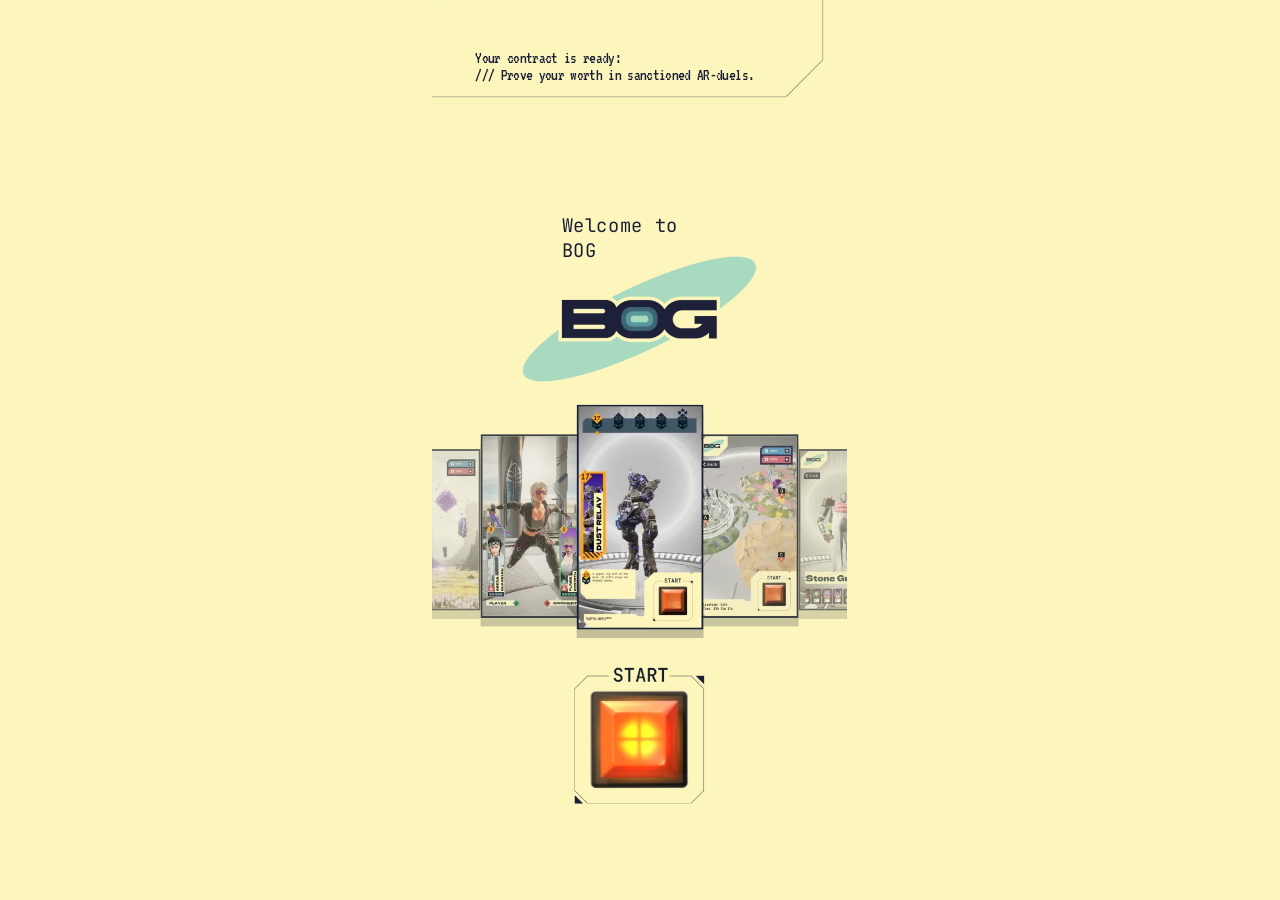
<file: onboarding-gallery.html>
<!DOCTYPE html>
<html lang="en">
<head>
  <meta charset="UTF-8">
  <meta name="viewport" content="width=device-width, initial-scale=1.0">
  <!-- Google Tag Manager / Google Ads queue -->
  <script>
    window.dataLayer = window.dataLayer || [];
    window.gtag = window.gtag || function(){dataLayer.push(arguments);};
    window.gtag('js', new Date());
    window.gtag('config', 'AW-18205284580');
    (function(w,d,s,l,i){
      var adsLoaded = false;
      var tagManagerLoaded = false;
      var adsId = 'AW-18205284580';
      function appendScript(src) {
        var f = d.getElementsByTagName(s)[0];
        var j = d.createElement(s);
        j.async = true;
        j.src = src;
        f.parentNode.insertBefore(j, f);
      }
      function loadGoogleAds() {
        if (adsLoaded) {
          return;
        }
        adsLoaded = true;
        appendScript('https://www.googletagmanager.com/gtag/js?id=' + adsId);
      }
      function loadTagManager() {
        if (tagManagerLoaded) {
          return;
        }
        tagManagerLoaded = true;
        loadGoogleAds();
        w[l] = w[l] || [];
        w[l].push({'gtm.start': new Date().getTime(), event: 'gtm.js'});
        appendScript('https://www.googletagmanager.com/gtm.js?id=' + i + (l != 'dataLayer' ? '&l=' + l : ''));
      }
      function scheduleGoogleAds() {
        var start = function() {
          w.setTimeout(loadGoogleAds, 900);
        };
        if ('requestAnimationFrame' in w) {
          w.requestAnimationFrame(function() {
            w.requestAnimationFrame(start);
          });
        } else {
          w.setTimeout(loadGoogleAds, 1200);
        }
      }
      function scheduleTagManager() {
        w.setTimeout(function() {
          if ('requestIdleCallback' in w) {
            w.requestIdleCallback(loadTagManager, {timeout: 2000});
          } else {
            loadTagManager();
          }
        }, 6500);
      }
      ['pointerdown', 'keydown', 'touchstart'].forEach(function(eventName) {
        w.addEventListener(eventName, loadTagManager, {once: true, passive: true});
      });
      scheduleGoogleAds();
      if (d.readyState === 'complete') {
        scheduleTagManager();
      } else {
        w.addEventListener('load', scheduleTagManager, {once: true});
      }
    })(window,document,'script','dataLayer','GTM-KHW6DX47');
  </script>
  <!-- End Google Tag Manager / Google Ads queue -->
  <title>BOG — Playtest Onboarding Gallery Variant</title>
  <meta name="description" content="Gallery-first onboarding flow variant for the current BOG playtest wave.">
  <link rel="icon" href="data:image/svg+xml,%3Csvg xmlns='http://www.w3.org/2000/svg' viewBox='0 0 64 64'%3E%3Crect width='64' height='64' rx='14' fill='%23132052'/%3E%3Cellipse cx='32' cy='31' rx='25' ry='10' transform='rotate(-24 32 31)' fill='%2383d4c7'/%3E%3Ctext x='32' y='40' text-anchor='middle' font-family='Arial,sans-serif' font-size='24' font-weight='700' fill='%23f7eebd'%3EBOG%3C/text%3E%3C/svg%3E">
  <link rel="preconnect" href="https://fonts.googleapis.com">
  <link rel="preconnect" href="https://fonts.gstatic.com" crossorigin>
  <link rel="preload" as="style" href="https://fonts.googleapis.com/css2?family=Dela+Gothic+One&family=JetBrains+Mono:wght@200;400;700&family=VT323&display=swap&text=ABCDEFGHIJKLMNOPQRSTUVWXYZabcdefghijklmnopqrstuvwxyz0123456789%20%2F%3A.%2C-%40_%27%2B%3E%21%3F" onload="this.onload=null;this.rel='stylesheet'">
  <noscript><link href="https://fonts.googleapis.com/css2?family=Dela+Gothic+One&family=JetBrains+Mono:wght@200;400;700&family=VT323&display=swap&text=ABCDEFGHIJKLMNOPQRSTUVWXYZabcdefghijklmnopqrstuvwxyz0123456789%20%2F%3A.%2C-%40_%27%2B%3E%21%3F" rel="stylesheet"></noscript>
  <link rel="preload" as="image" type="image/webp" href="./assets/onboarding/screen1-bg-psi.webp" fetchpriority="high">
  <link rel="preload" as="image" type="image/webp" href="./assets/onboarding/gallery/psi/welcome-center.webp" fetchpriority="high">
  <link rel="preload" as="image" type="image/webp" href="./assets/onboarding/start-button-170.webp" fetchpriority="high">
  <link rel="stylesheet" href="./onboarding.css?v=20260606-scale-bg">
  <script defer src="./config.js"></script>
  <script defer src="./site.js?v=20260920-direct-testflight"></script>
</head>
<body class="onboarding-page figma-onboarding gallery-onboarding">
  <!-- Google Tag Manager (noscript) -->
  <noscript><iframe src="https://www.googletagmanager.com/ns.html?id=GTM-KHW6DX47"
  height="0" width="0" style="display:none;visibility:hidden"></iframe></noscript>
  <!-- End Google Tag Manager (noscript) -->
  <main class="onboarding-page-shell">
    <h1 class="visually-hidden">BOG Playtest Onboarding</h1>
    <section class="onboarding-app" aria-label="BOG playtest onboarding">
      <div id="playtest-onboarding" class="onboarding-shell onboarding-shell-standalone">
        <article class="onboarding-screen figma-screen figma-screen-welcome is-active" data-step="0" data-progress="0" data-funnel-step="welcome" data-funnel-event="onboarding_screen_1_viewed">
          <img class="figma-bg" src="./assets/onboarding/screen1-bg-psi.webp" width="690" height="1495" decoding="async" fetchpriority="high" alt="">
          <img class="figma-top-cutline" src="./assets/onboarding/top-cutline.png" width="1112" height="275" decoding="async" alt="">
          <p class="figma-intro-text">Your contract is ready:<br>/// Prove your worth in sanctioned AR-duels.</p>
          <p class="figma-welcome-text">Welcome to BOG</p>
          <img class="figma-bog-logo" src="./assets/onboarding/bog-logo-psi.webp" width="420" height="224" decoding="async" alt="BOG">
          <div class="figma-shot-carousel figma-shot-carousel-welcome" aria-label="BOG gameplay screenshots">
            <img class="figma-shot figma-shot-far-left" src="./assets/onboarding/gallery/psi/welcome-far-left.webp" width="160" height="284" loading="eager" decoding="async" alt="BOG world map screen">
            <img class="figma-shot figma-shot-left" src="./assets/onboarding/gallery/psi/welcome-left.webp" width="180" height="320" loading="eager" decoding="async" alt="BOG duel action screen">
            <img class="figma-shot figma-shot-center" src="./assets/onboarding/gallery/psi/welcome-center.webp" width="220" height="391" loading="eager" decoding="async" fetchpriority="high" alt="BOG main mission screen">
            <img class="figma-shot figma-shot-right" src="./assets/onboarding/gallery/psi/welcome-right.webp" width="180" height="320" loading="eager" decoding="async" alt="BOG character selection screen">
            <img class="figma-shot figma-shot-far-right" src="./assets/onboarding/gallery/psi/welcome-far-right.webp" width="160" height="284" loading="eager" decoding="async" alt="BOG tactical lineup screen">
          </div>
          <div class="figma-start-wrap">
            <img class="figma-start-frame" src="./assets/onboarding/start-frame-psi.webp" width="230" height="242" decoding="async" alt="">
            <a class="figma-start-button" href="https://testflight.apple.com/join/g2C5saQ4" data-testflight-link data-haptic="start" target="_blank" rel="noopener noreferrer" aria-label="Play the iOS demo on TestFlight">
              <img src="./assets/onboarding/start-button-170.webp" width="170" height="170" decoding="async" alt="">
            </a>
          </div>
        </article>
      </div>
    </section>
  </main>
</body>
</html>
</file>
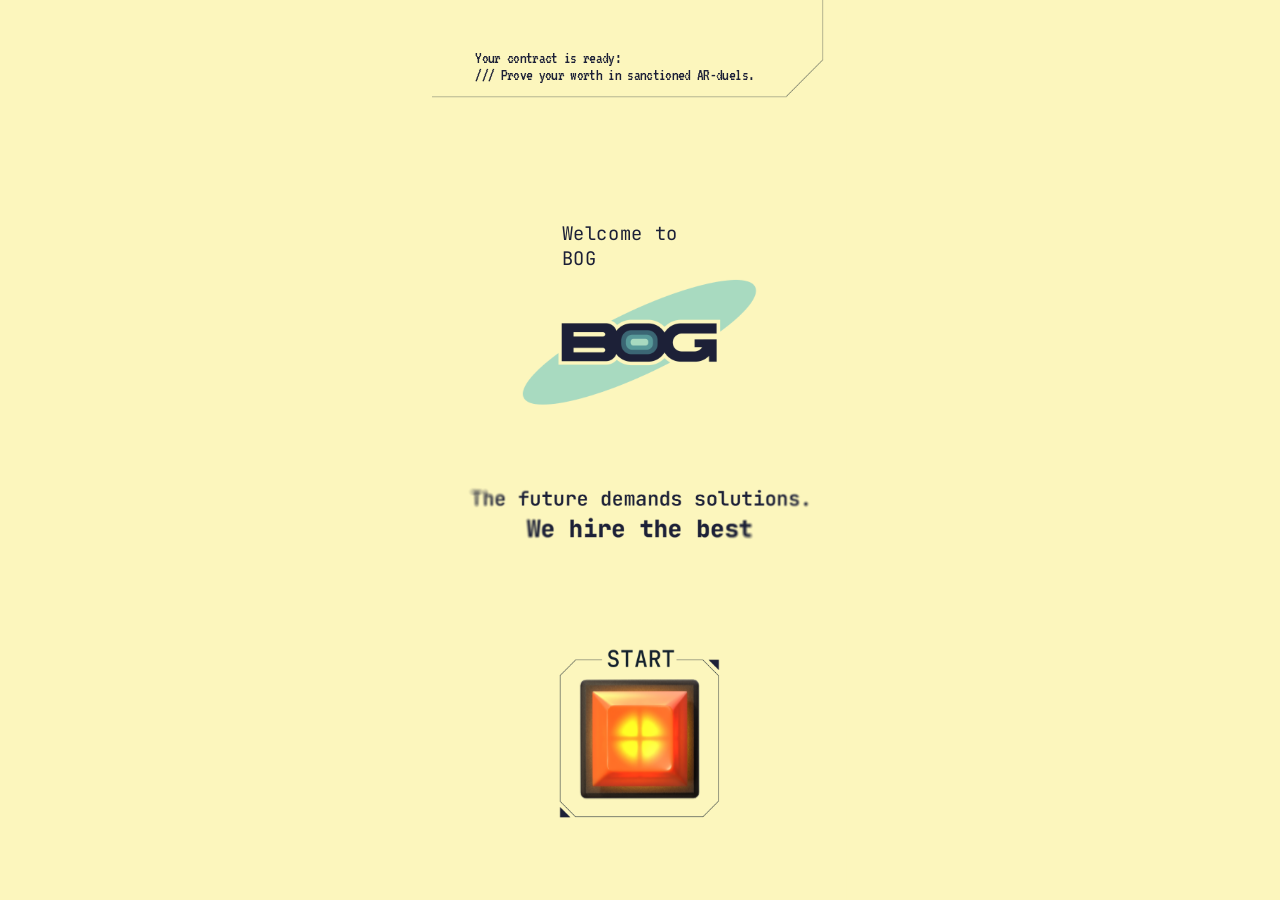
<file: onboarding-v1.html>
<!DOCTYPE html>
<html lang="en">
<head>
  <meta charset="UTF-8">
  <meta name="viewport" content="width=device-width, initial-scale=1.0">
  <!-- Google Tag Manager -->
  <script>(function(w,d,s,l,i){w[l]=w[l]||[];w[l].push({'gtm.start':
  new Date().getTime(),event:'gtm.js'});var f=d.getElementsByTagName(s)[0],
  j=d.createElement(s),dl=l!='dataLayer'?'&l='+l:'';j.async=true;j.src=
  'https://www.googletagmanager.com/gtm.js?id='+i+dl;f.parentNode.insertBefore(j,f);
  })(window,document,'script','dataLayer','GTM-KHW6DX47');</script>
  <!-- End Google Tag Manager -->
  <title>BOG — Playtest Onboarding</title>
  <meta name="description" content="Play the BOG iOS demo through the direct public TestFlight link.">
  <link rel="icon" href="data:image/svg+xml,%3Csvg xmlns='http://www.w3.org/2000/svg' viewBox='0 0 64 64'%3E%3Crect width='64' height='64' rx='14' fill='%23132052'/%3E%3Cellipse cx='32' cy='31' rx='25' ry='10' transform='rotate(-24 32 31)' fill='%2383d4c7'/%3E%3Ctext x='32' y='40' text-anchor='middle' font-family='Arial,sans-serif' font-size='24' font-weight='700' fill='%23f7eebd'%3EBOG%3C/text%3E%3C/svg%3E">
  <link rel="preconnect" href="https://fonts.googleapis.com">
  <link rel="preconnect" href="https://fonts.gstatic.com" crossorigin>
  <link href="https://fonts.googleapis.com/css2?family=Dela+Gothic+One&family=IBM+Plex+Mono:wght@400;500;700&family=JetBrains+Mono:wght@200;400;700&family=Manrope:wght@400;500;700;800&family=Space+Grotesk:wght@400;500;700;800&family=VT323&display=swap" rel="stylesheet">
  <link rel="stylesheet" href="./styles.css?v=20260530-funnel-events">
  <script async src="https://www.googletagmanager.com/gtag/js?id=AW-18205284580"></script>
  <script>
    window.dataLayer = window.dataLayer || [];
    function gtag(){dataLayer.push(arguments);}
    gtag('js', new Date());
    gtag('config', 'AW-18205284580');
  </script>
  <script src="./config.js"></script>
  <script defer src="./site.js?v=20260920-direct-testflight"></script>
</head>
<body class="onboarding-page figma-onboarding">
  <!-- Google Tag Manager (noscript) -->
  <noscript><iframe src="https://www.googletagmanager.com/ns.html?id=GTM-KHW6DX47"
  height="0" width="0" style="display:none;visibility:hidden"></iframe></noscript>
  <!-- End Google Tag Manager (noscript) -->
  <main class="onboarding-page-shell">
    <section class="onboarding-app" aria-label="BOG playtest onboarding">
      <div id="playtest-onboarding" class="onboarding-shell onboarding-shell-standalone">
        <article class="onboarding-screen figma-screen figma-screen-welcome is-active" data-step="0" data-progress="0" data-funnel-step="welcome" data-funnel-event="onboarding_screen_1_viewed">
          <img class="figma-bg" src="./assets/onboarding/screen1-bg.png" alt="">
          <img class="figma-top-cutline" src="./assets/onboarding/top-cutline.png" alt="">
          <p class="figma-intro-text">Your contract is ready:<br>/// Prove your worth in sanctioned AR-duels.</p>
          <p class="figma-welcome-text">Welcome to BOG</p>
          <img class="figma-bog-logo" src="./assets/onboarding/bog-logo.png" alt="BOG">
          <img class="figma-tagline-a" src="./assets/onboarding/screen1-line-a.png" alt="The future demands solutions.">
          <img class="figma-tagline-b" src="./assets/onboarding/screen1-line-b.png" alt="We hire the best">
          <div class="figma-start-wrap">
            <img class="figma-start-frame" src="./assets/onboarding/start-frame.png" alt="">
            <a class="figma-start-button" href="https://testflight.apple.com/join/g2C5saQ4" data-testflight-link data-haptic="start" target="_blank" rel="noopener noreferrer" aria-label="Play the iOS demo on TestFlight">
              <img src="./assets/onboarding/start-button.png" alt="">
            </a>
          </div>
        </article>
      </div>
    </section>
  </main>
</body>
</html>
</file>
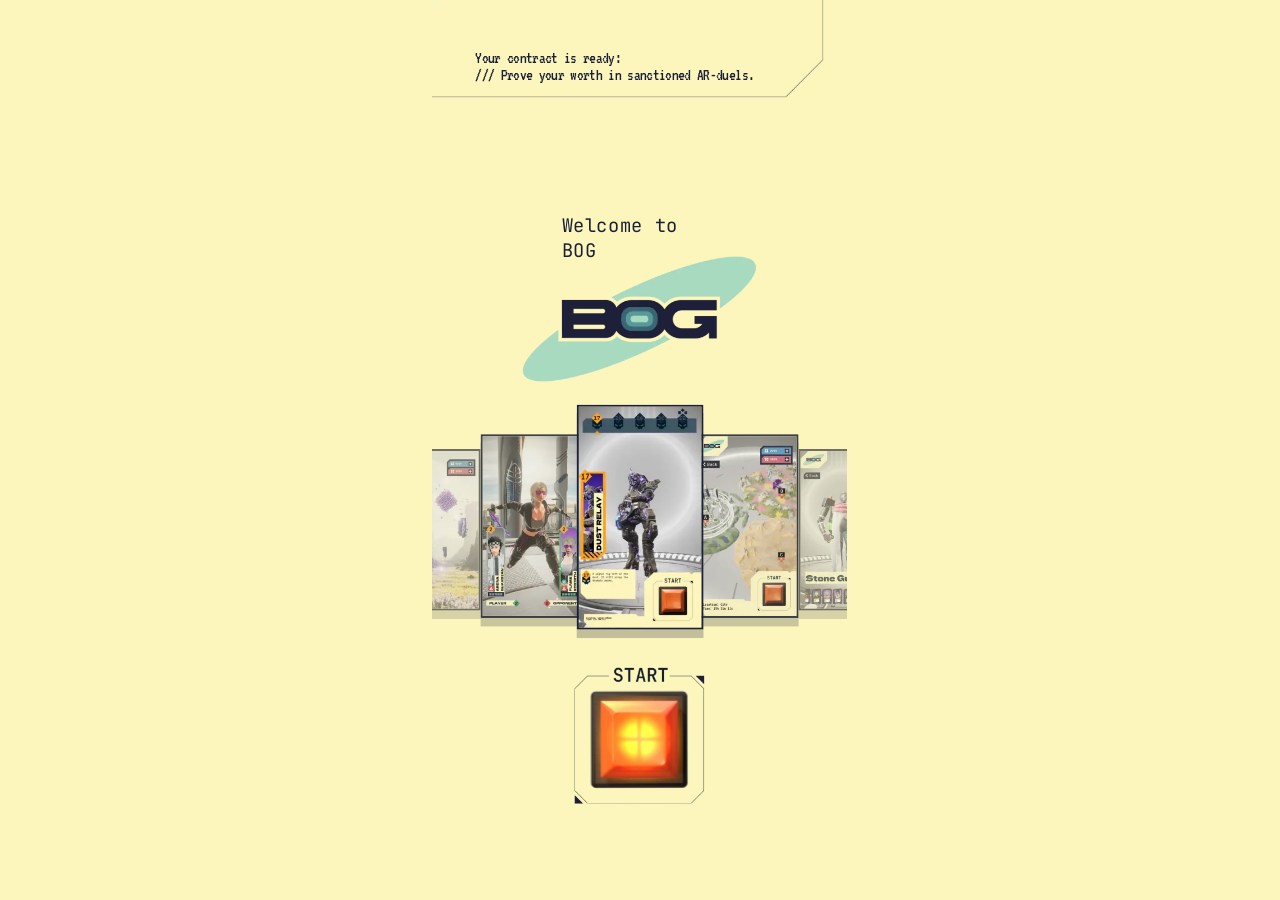
<file: onboarding.html>
<!DOCTYPE html>
<html lang="en">
<head>
  <meta charset="UTF-8">
  <meta name="viewport" content="width=device-width, initial-scale=1.0">
  <!-- Google Tag Manager / Google Ads queue -->
  <script>
    window.dataLayer = window.dataLayer || [];
    window.gtag = window.gtag || function(){dataLayer.push(arguments);};
    window.gtag('js', new Date());
    window.gtag('config', 'AW-18205284580');
    (function(w,d,s,l,i){
      var adsLoaded = false;
      var tagManagerLoaded = false;
      var adsId = 'AW-18205284580';
      function appendScript(src) {
        var f = d.getElementsByTagName(s)[0];
        var j = d.createElement(s);
        j.async = true;
        j.src = src;
        f.parentNode.insertBefore(j, f);
      }
      function loadGoogleAds() {
        if (adsLoaded) {
          return;
        }
        adsLoaded = true;
        appendScript('https://www.googletagmanager.com/gtag/js?id=' + adsId);
      }
      function loadTagManager() {
        if (tagManagerLoaded) {
          return;
        }
        tagManagerLoaded = true;
        loadGoogleAds();
        w[l] = w[l] || [];
        w[l].push({'gtm.start': new Date().getTime(), event: 'gtm.js'});
        appendScript('https://www.googletagmanager.com/gtm.js?id=' + i + (l != 'dataLayer' ? '&l=' + l : ''));
      }
      function scheduleGoogleAds() {
        var start = function() {
          w.setTimeout(loadGoogleAds, 900);
        };
        if ('requestAnimationFrame' in w) {
          w.requestAnimationFrame(function() {
            w.requestAnimationFrame(start);
          });
        } else {
          w.setTimeout(loadGoogleAds, 1200);
        }
      }
      function scheduleTagManager() {
        w.setTimeout(function() {
          if ('requestIdleCallback' in w) {
            w.requestIdleCallback(loadTagManager, {timeout: 2000});
          } else {
            loadTagManager();
          }
        }, 6500);
      }
      ['pointerdown', 'keydown', 'touchstart'].forEach(function(eventName) {
        w.addEventListener(eventName, loadTagManager, {once: true, passive: true});
      });
      scheduleGoogleAds();
      if (d.readyState === 'complete') {
        scheduleTagManager();
      } else {
        w.addEventListener('load', scheduleTagManager, {once: true});
      }
    })(window,document,'script','dataLayer','GTM-KHW6DX47');
  </script>
  <!-- End Google Tag Manager / Google Ads queue -->
  <title>BOG — Playtest Onboarding</title>
  <meta name="description" content="Play the BOG iOS demo through the direct public TestFlight link.">
  <link rel="icon" href="data:image/svg+xml,%3Csvg xmlns='http://www.w3.org/2000/svg' viewBox='0 0 64 64'%3E%3Crect width='64' height='64' rx='14' fill='%23132052'/%3E%3Cellipse cx='32' cy='31' rx='25' ry='10' transform='rotate(-24 32 31)' fill='%2383d4c7'/%3E%3Ctext x='32' y='40' text-anchor='middle' font-family='Arial,sans-serif' font-size='24' font-weight='700' fill='%23f7eebd'%3EBOG%3C/text%3E%3C/svg%3E">
  <link rel="preconnect" href="https://fonts.googleapis.com">
  <link rel="preconnect" href="https://fonts.gstatic.com" crossorigin>
  <link rel="preload" as="style" href="https://fonts.googleapis.com/css2?family=Dela+Gothic+One&family=JetBrains+Mono:wght@200;400;700&family=VT323&display=swap&text=ABCDEFGHIJKLMNOPQRSTUVWXYZabcdefghijklmnopqrstuvwxyz0123456789%20%2F%3A.%2C-%40_%27%2B%3E%21%3F" onload="this.onload=null;this.rel='stylesheet'">
  <noscript><link href="https://fonts.googleapis.com/css2?family=Dela+Gothic+One&family=JetBrains+Mono:wght@200;400;700&family=VT323&display=swap&text=ABCDEFGHIJKLMNOPQRSTUVWXYZabcdefghijklmnopqrstuvwxyz0123456789%20%2F%3A.%2C-%40_%27%2B%3E%21%3F" rel="stylesheet"></noscript>
  <link rel="preload" as="image" type="image/webp" href="./assets/onboarding/screen1-bg-psi.webp" fetchpriority="high">
  <link rel="preload" as="image" type="image/webp" href="./assets/onboarding/gallery/psi/welcome-center.webp" fetchpriority="high">
  <link rel="preload" as="image" type="image/webp" href="./assets/onboarding/start-button-170.webp" fetchpriority="high">
  <link rel="stylesheet" href="./onboarding.css?v=20260606-scale-bg">
  <script defer src="./config.js"></script>
  <script defer src="./site.js?v=20260920-direct-testflight"></script>
</head>
<body class="onboarding-page figma-onboarding gallery-onboarding start-glow-onboarding">
  <!-- Google Tag Manager (noscript) -->
  <noscript><iframe src="https://www.googletagmanager.com/ns.html?id=GTM-KHW6DX47"
  height="0" width="0" style="display:none;visibility:hidden"></iframe></noscript>
  <!-- End Google Tag Manager (noscript) -->
  <main class="onboarding-page-shell">
    <h1 class="visually-hidden">BOG Playtest Onboarding</h1>
    <section class="onboarding-app" aria-label="BOG playtest onboarding">
      <div id="playtest-onboarding" class="onboarding-shell onboarding-shell-standalone">
        <article class="onboarding-screen figma-screen figma-screen-welcome is-active" data-step="0" data-progress="0" data-funnel-step="welcome" data-funnel-event="onboarding_screen_1_viewed">
          <img class="figma-bg" src="./assets/onboarding/screen1-bg-psi.webp" width="690" height="1495" decoding="async" fetchpriority="high" alt="">
          <img class="figma-top-cutline" src="./assets/onboarding/top-cutline.png" width="1112" height="275" decoding="async" alt="">
          <p class="figma-intro-text">Your contract is ready:<br>/// Prove your worth in sanctioned AR-duels.</p>
          <p class="figma-welcome-text">Welcome to BOG</p>
          <img class="figma-bog-logo" src="./assets/onboarding/bog-logo-psi.webp" width="420" height="224" decoding="async" alt="BOG">
          <div class="figma-shot-carousel figma-shot-carousel-welcome" aria-label="BOG gameplay screenshots">
            <img class="figma-shot figma-shot-far-left" src="./assets/onboarding/gallery/psi/welcome-far-left.webp" width="160" height="284" loading="eager" decoding="async" alt="BOG world map screen">
            <img class="figma-shot figma-shot-left" src="./assets/onboarding/gallery/psi/welcome-left.webp" width="180" height="320" loading="eager" decoding="async" alt="BOG duel action screen">
            <img class="figma-shot figma-shot-center" src="./assets/onboarding/gallery/psi/welcome-center.webp" width="220" height="391" loading="eager" decoding="async" fetchpriority="high" alt="BOG main mission screen">
            <img class="figma-shot figma-shot-right" src="./assets/onboarding/gallery/psi/welcome-right.webp" width="180" height="320" loading="eager" decoding="async" alt="BOG character selection screen">
            <img class="figma-shot figma-shot-far-right" src="./assets/onboarding/gallery/psi/welcome-far-right.webp" width="160" height="284" loading="eager" decoding="async" alt="BOG tactical lineup screen">
          </div>
          <div class="figma-start-wrap">
            <img class="figma-start-frame" src="./assets/onboarding/start-frame-psi.webp" width="230" height="242" decoding="async" alt="">
            <a class="figma-start-button" href="https://testflight.apple.com/join/g2C5saQ4" data-testflight-link data-haptic="start" target="_blank" rel="noopener noreferrer" aria-label="Play the iOS demo on TestFlight">
              <img src="./assets/onboarding/start-button-170.webp" width="170" height="170" decoding="async" alt="">
            </a>
          </div>
        </article>
      </div>
    </section>
  </main>
</body>
</html>
</file>
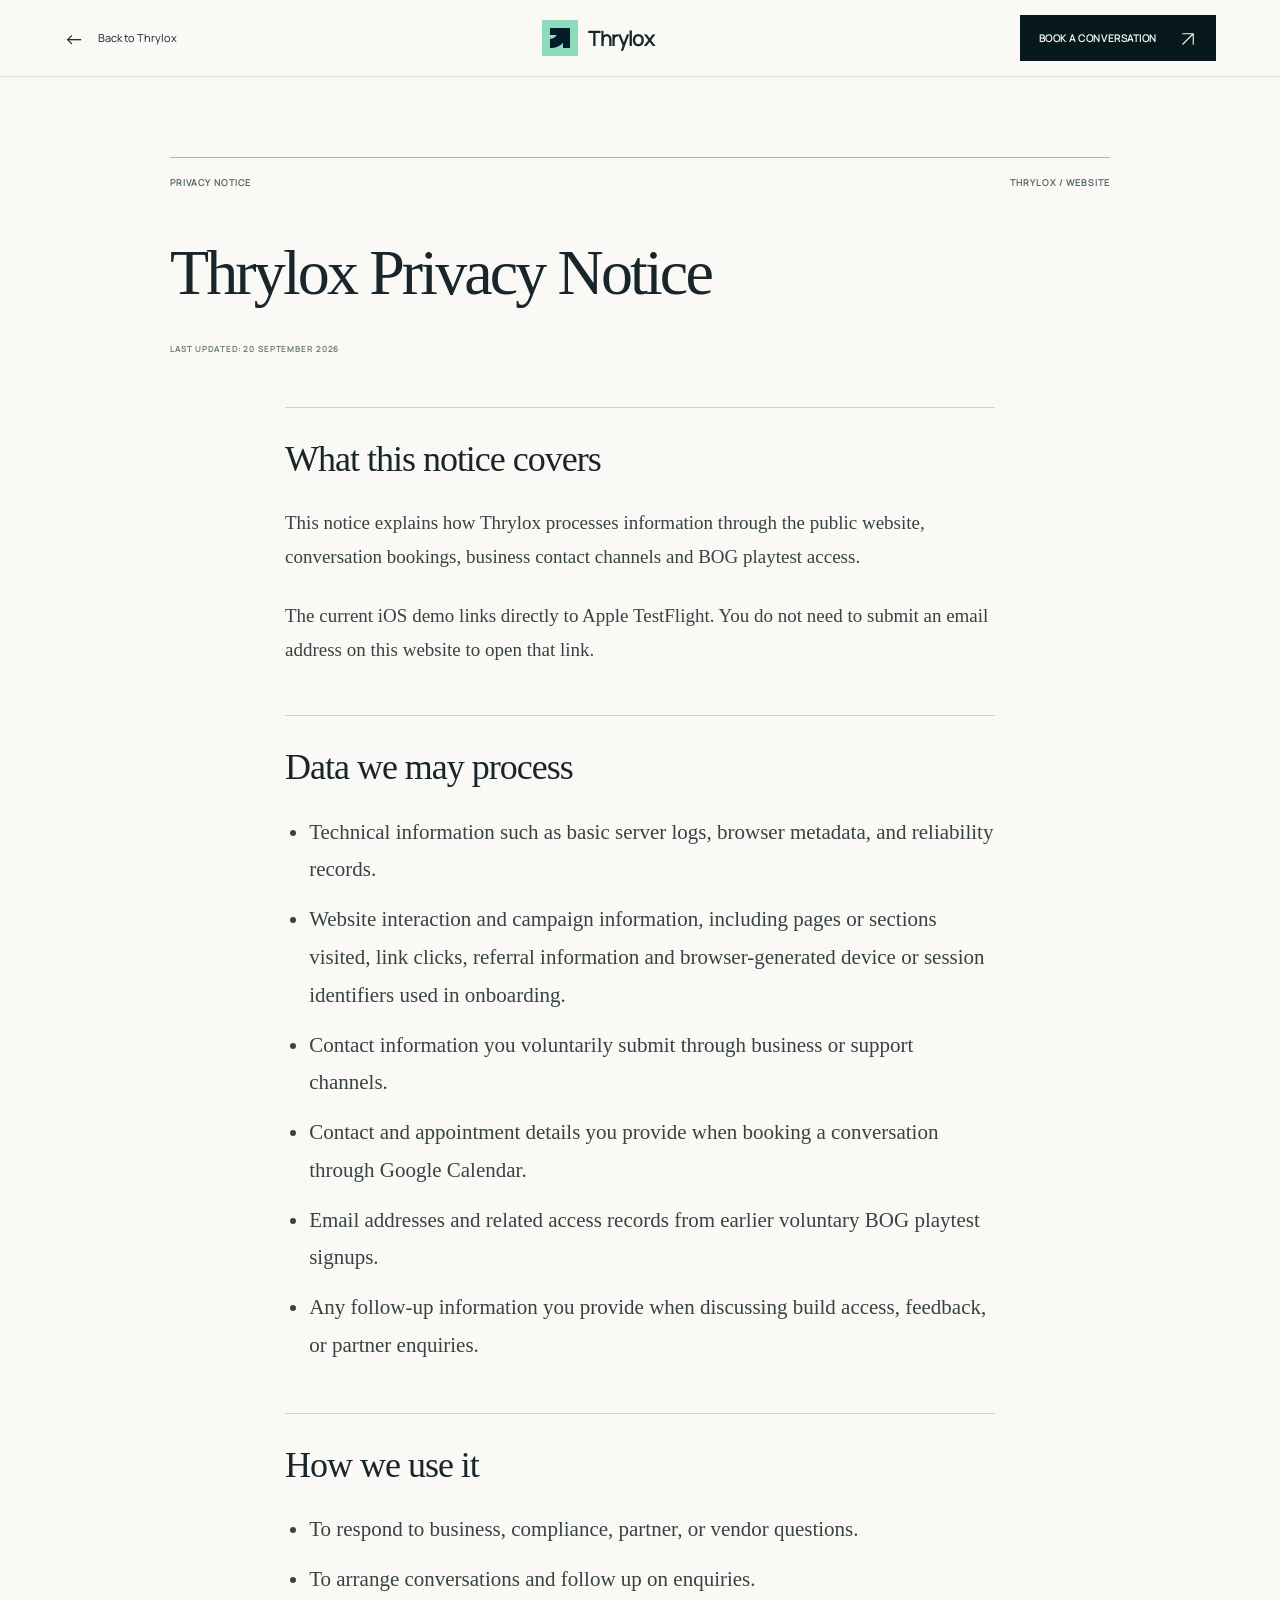
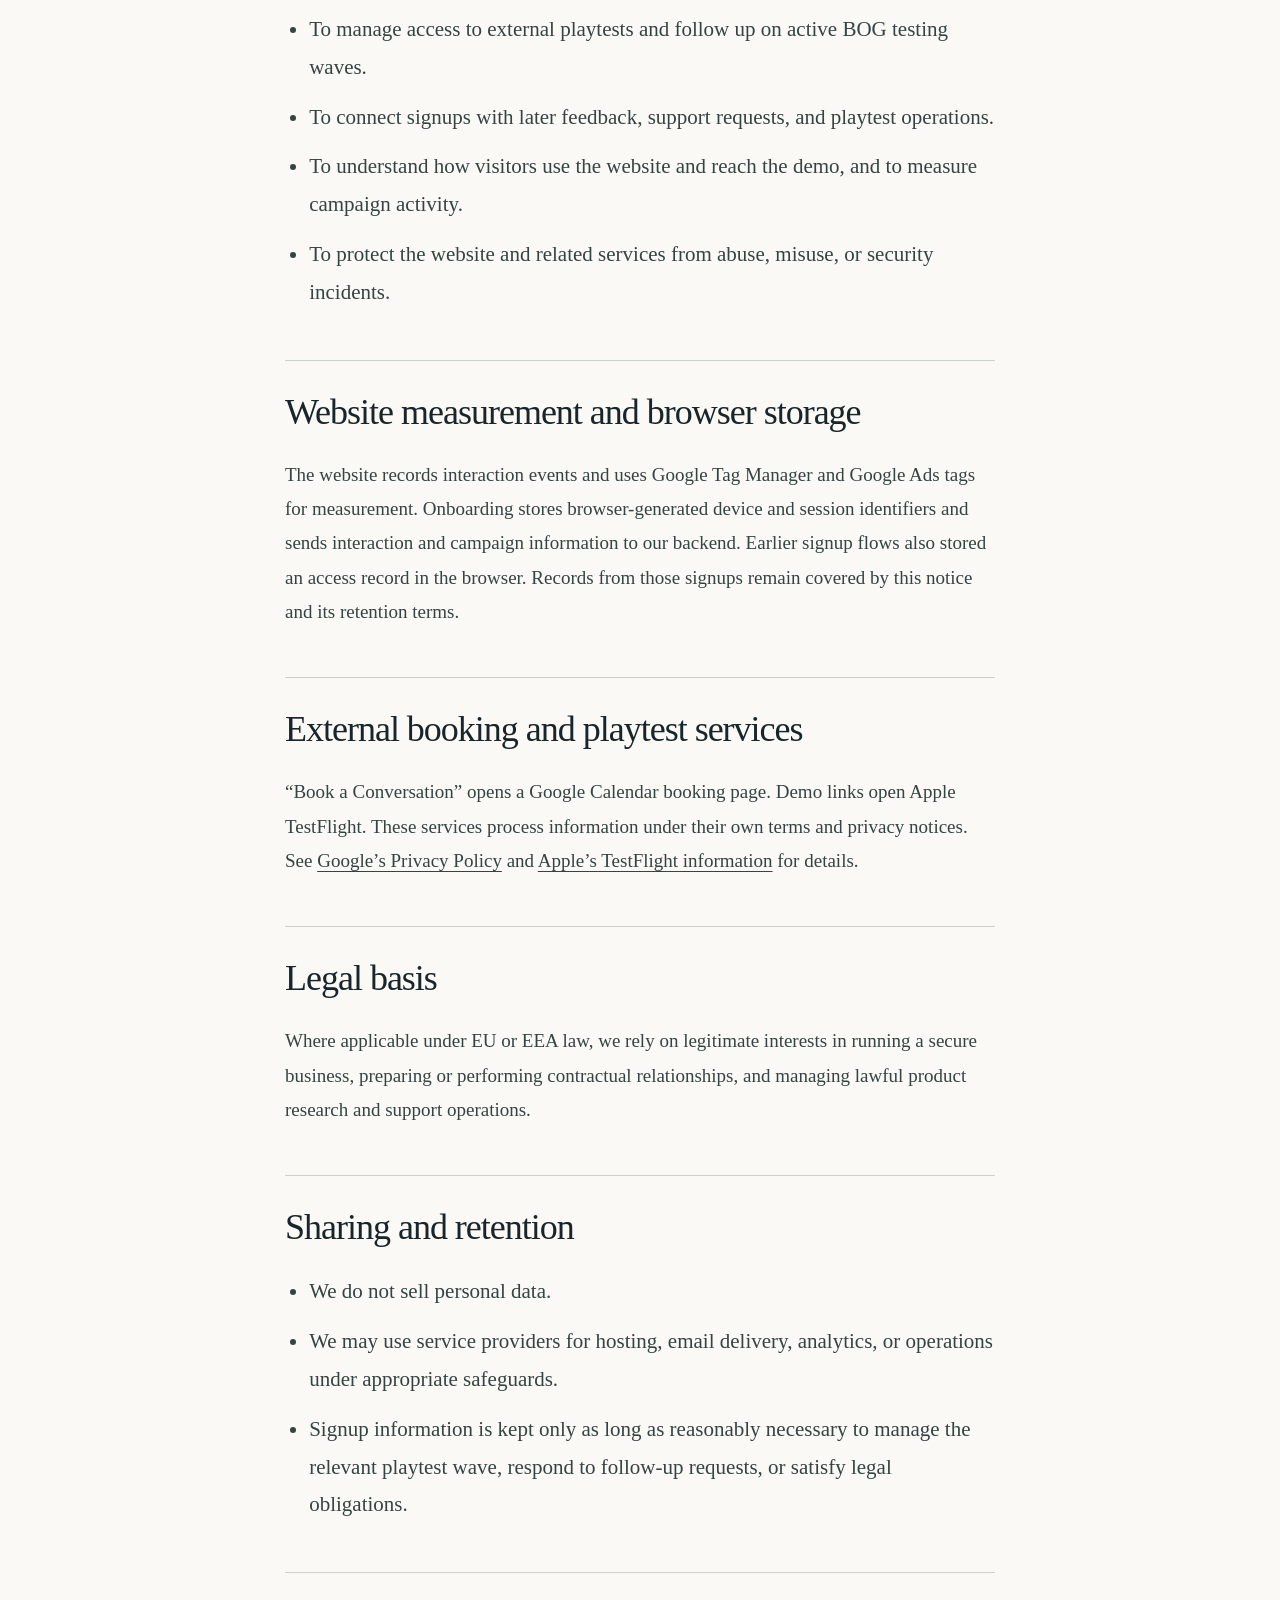
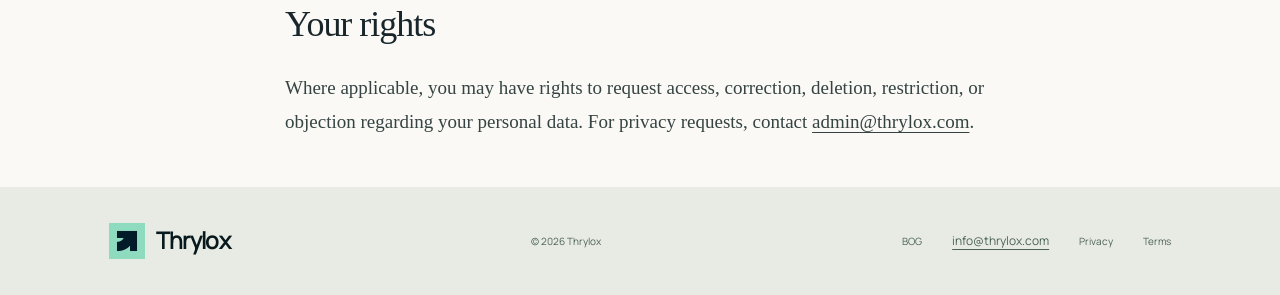
<file: privacy.html>
<!doctype html><html lang="en"><head><meta charset="utf-8"><meta name="viewport" content="width=device-width,initial-scale=1"><meta name="theme-color" content="#faf9f6"><title>Thrylox Privacy Notice — Thrylox</title><meta name="description" content="How Thrylox handles website information, conversation bookings and BOG playtest data."><link rel="icon" href="./assets/investor/thrylox-logo.png" type="image/png"><link rel="preload" href="./assets/investor/barlow-600.ttf" as="font" type="font/ttf" crossorigin><link rel="stylesheet" href="./investor/styles/site.css?v=884b62b967d5"><script type="module" src="./investor/runtime/app.mjs?v=6d2e1b4f6fd4"></script><meta name="robots" content="noindex, follow"><link rel="canonical" href="https://thrylox.com/privacy.html"><link rel="stylesheet" href="./investor/styles/legal.css?v=64c6aa80ee30"></head><body class="editorial" data-page="editorial"><a class="skip-link" href="#main">Skip to content</a><header class="editorial-header"><a href="./" class="return-link"><span aria-hidden="true">←</span> Back to Thrylox</a><a class="brand editorial-brand" href="./" aria-label="Thrylox home"><img src="./assets/investor/thrylox-logo.png" width="48" height="48" alt=""><span>Thrylox</span></a><a class="button booking button-small" href="https://calendar.app.google/B2CGnXTToixu7rRy5" data-booking="legal-sticky" target="_blank" rel="noopener noreferrer">Book a Conversation<span aria-hidden="true"><svg xmlns="http://www.w3.org/2000/svg" viewBox="0 0 24 24" width="1em" height="1em" fill="none" stroke="currentColor" stroke-width="1.5" stroke-linecap="round" stroke-linejoin="round" aria-hidden="true" focusable="false" style="display:inline-block;vertical-align:middle"><path d="M5 19 19 5M5 5h14v14"/></svg></span><span class="sr-only"> (opens booking calendar in a new tab)</span></a></header><main id="main"><article class="longread legal-longread" data-legal-page="privacy"><header class="article-intro"><div class="article-eyebrow"><span>Privacy notice</span><span>THRYLOX / WEBSITE</span></div><h1>Thrylox Privacy Notice</h1><div class="article-meta"><span>Last updated: <time datetime="2026-09-20">20 September 2026</time></span></div></header><div class="story-body legal-body"><section id="what-this-notice-covers" class="story-section legal-section"><h2>What this notice covers</h2><p>This notice explains how Thrylox processes information through the public website, conversation bookings, business contact channels and BOG playtest access.</p><p>The current iOS demo links directly to Apple TestFlight. You do not need to submit an email address on this website to open that link.</p></section><section id="data-we-may-process" class="story-section legal-section"><h2>Data we may process</h2><ul><li>Technical information such as basic server logs, browser metadata, and reliability records.</li><li>Website interaction and campaign information, including pages or sections visited, link clicks, referral information and browser-generated device or session identifiers used in onboarding.</li><li>Contact information you voluntarily submit through business or support channels.</li><li>Contact and appointment details you provide when booking a conversation through Google Calendar.</li><li>Email addresses and related access records from earlier voluntary BOG playtest signups.</li><li>Any follow-up information you provide when discussing build access, feedback, or partner enquiries.</li></ul></section><section id="how-we-use-it" class="story-section legal-section"><h2>How we use it</h2><ul><li>To respond to business, compliance, partner, or vendor questions.</li><li>To arrange conversations and follow up on enquiries.</li><li>To manage access to external playtests and follow up on active BOG testing waves.</li><li>To connect signups with later feedback, support requests, and playtest operations.</li><li>To understand how visitors use the website and reach the demo, and to measure campaign activity.</li><li>To protect the website and related services from abuse, misuse, or security incidents.</li></ul></section><section id="website-measurement-and-browser-storage" class="story-section legal-section"><h2>Website measurement and browser storage</h2><p>The website records interaction events and uses Google Tag Manager and Google Ads tags for measurement. Onboarding stores browser-generated device and session identifiers and sends interaction and campaign information to our backend. Earlier signup flows also stored an access record in the browser. Records from those signups remain covered by this notice and its retention terms.</p></section><section id="external-booking-and-playtest-services" class="story-section legal-section"><h2>External booking and playtest services</h2><p>“Book a Conversation” opens a Google Calendar booking page. Demo links open Apple TestFlight. These services process information under their own terms and privacy notices. See <a href="https://policies.google.com/privacy">Google’s Privacy Policy</a> and <a href="https://testflight.apple.com/">Apple’s TestFlight information</a> for details.</p></section><section id="legal-basis" class="story-section legal-section"><h2>Legal basis</h2><p>Where applicable under EU or EEA law, we rely on legitimate interests in running a secure business, preparing or performing contractual relationships, and managing lawful product research and support operations.</p></section><section id="sharing-and-retention" class="story-section legal-section"><h2>Sharing and retention</h2><ul><li>We do not sell personal data.</li><li>We may use service providers for hosting, email delivery, analytics, or operations under appropriate safeguards.</li><li>Signup information is kept only as long as reasonably necessary to manage the relevant playtest wave, respond to follow-up requests, or satisfy legal obligations.</li></ul></section><section id="your-rights" class="story-section legal-section"><h2>Your rights</h2><p>Where applicable, you may have rights to request access, correction, deletion, restriction, or objection regarding your personal data. For privacy requests, contact <a href="mailto:admin@thrylox.com">admin@thrylox.com</a>.</p></section></div></article></main><footer class="footer"><a class="brand footer-name" href="./" aria-label="Thrylox home"><img src="./assets/investor/thrylox-logo.png" width="48" height="48" alt=""><span>Thrylox</span></a><span>© 2026 Thrylox</span><div class="footer-links"><a href="./bog.html">BOG</a><a class="email-link" href="mailto:info@thrylox.com">info@thrylox.com</a><a href="./privacy.html">Privacy</a><a href="./terms.html">Terms</a></div></footer></body></html>
</file>
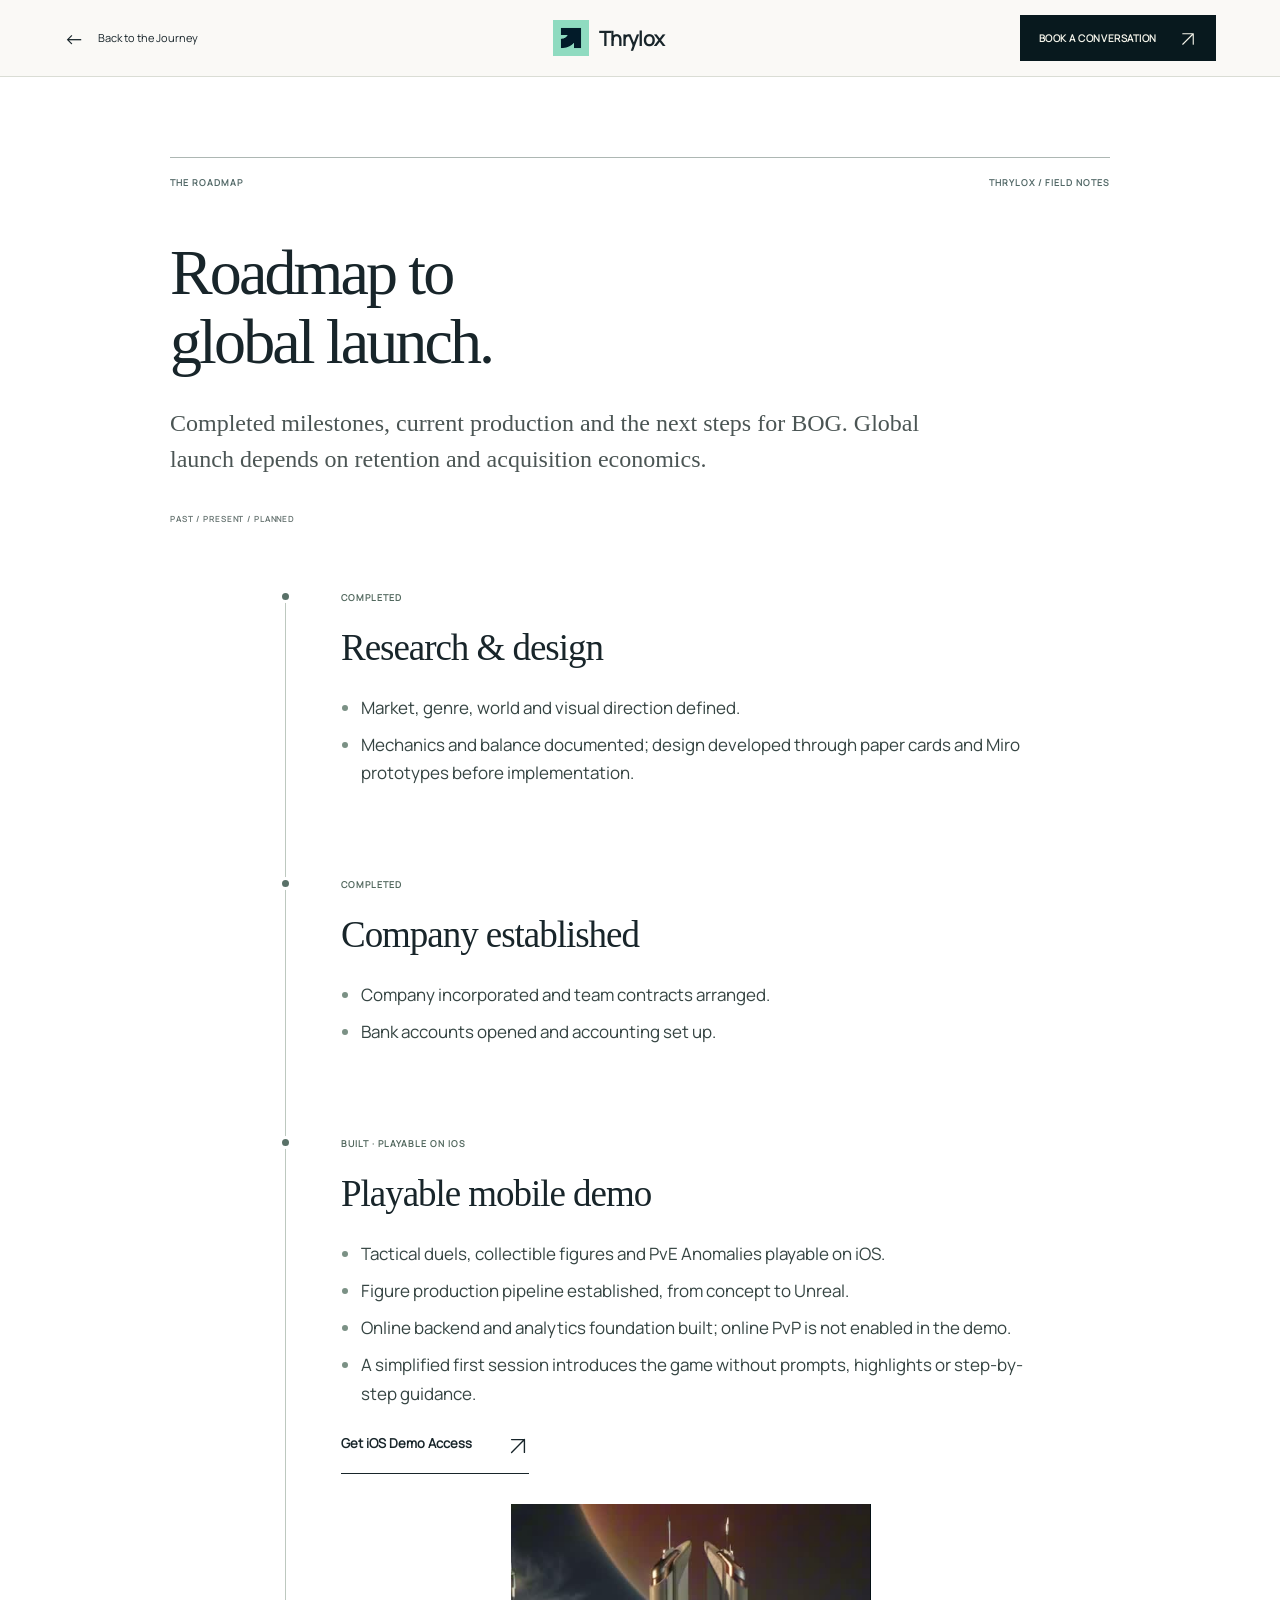
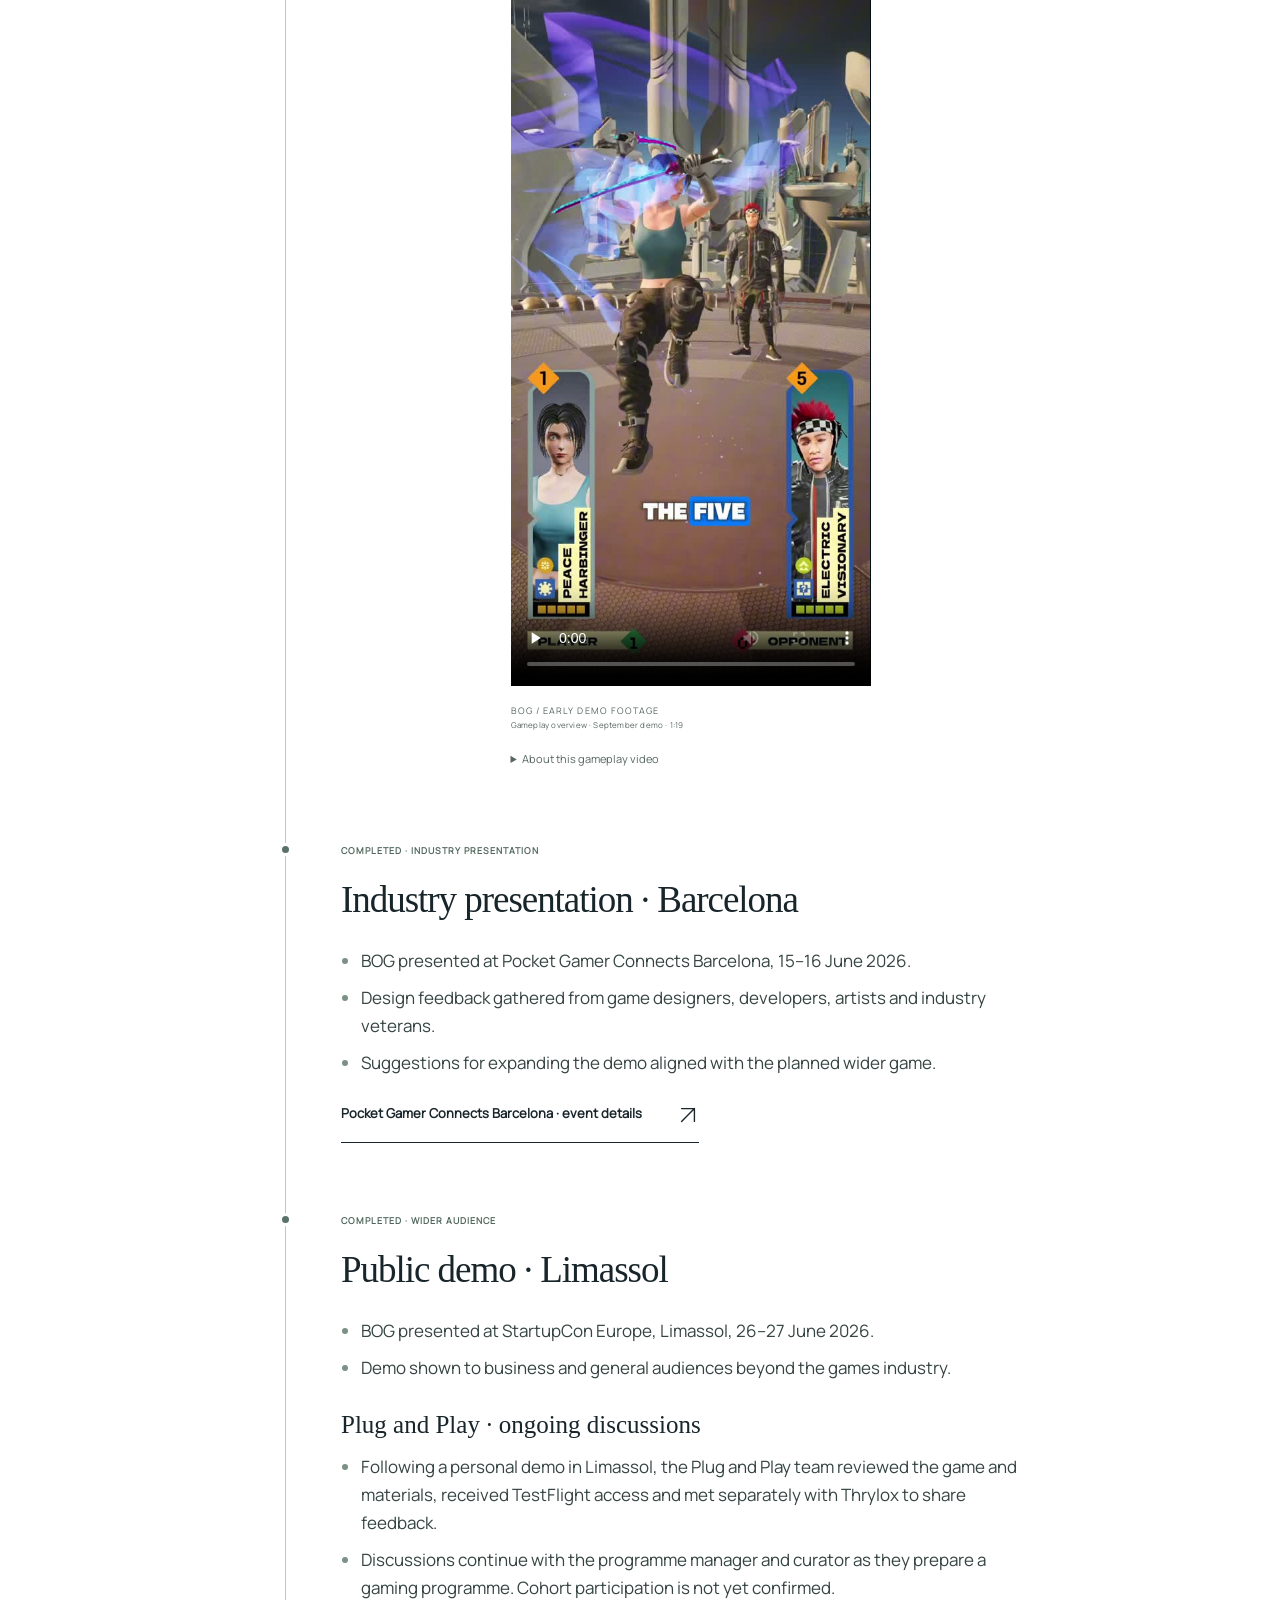
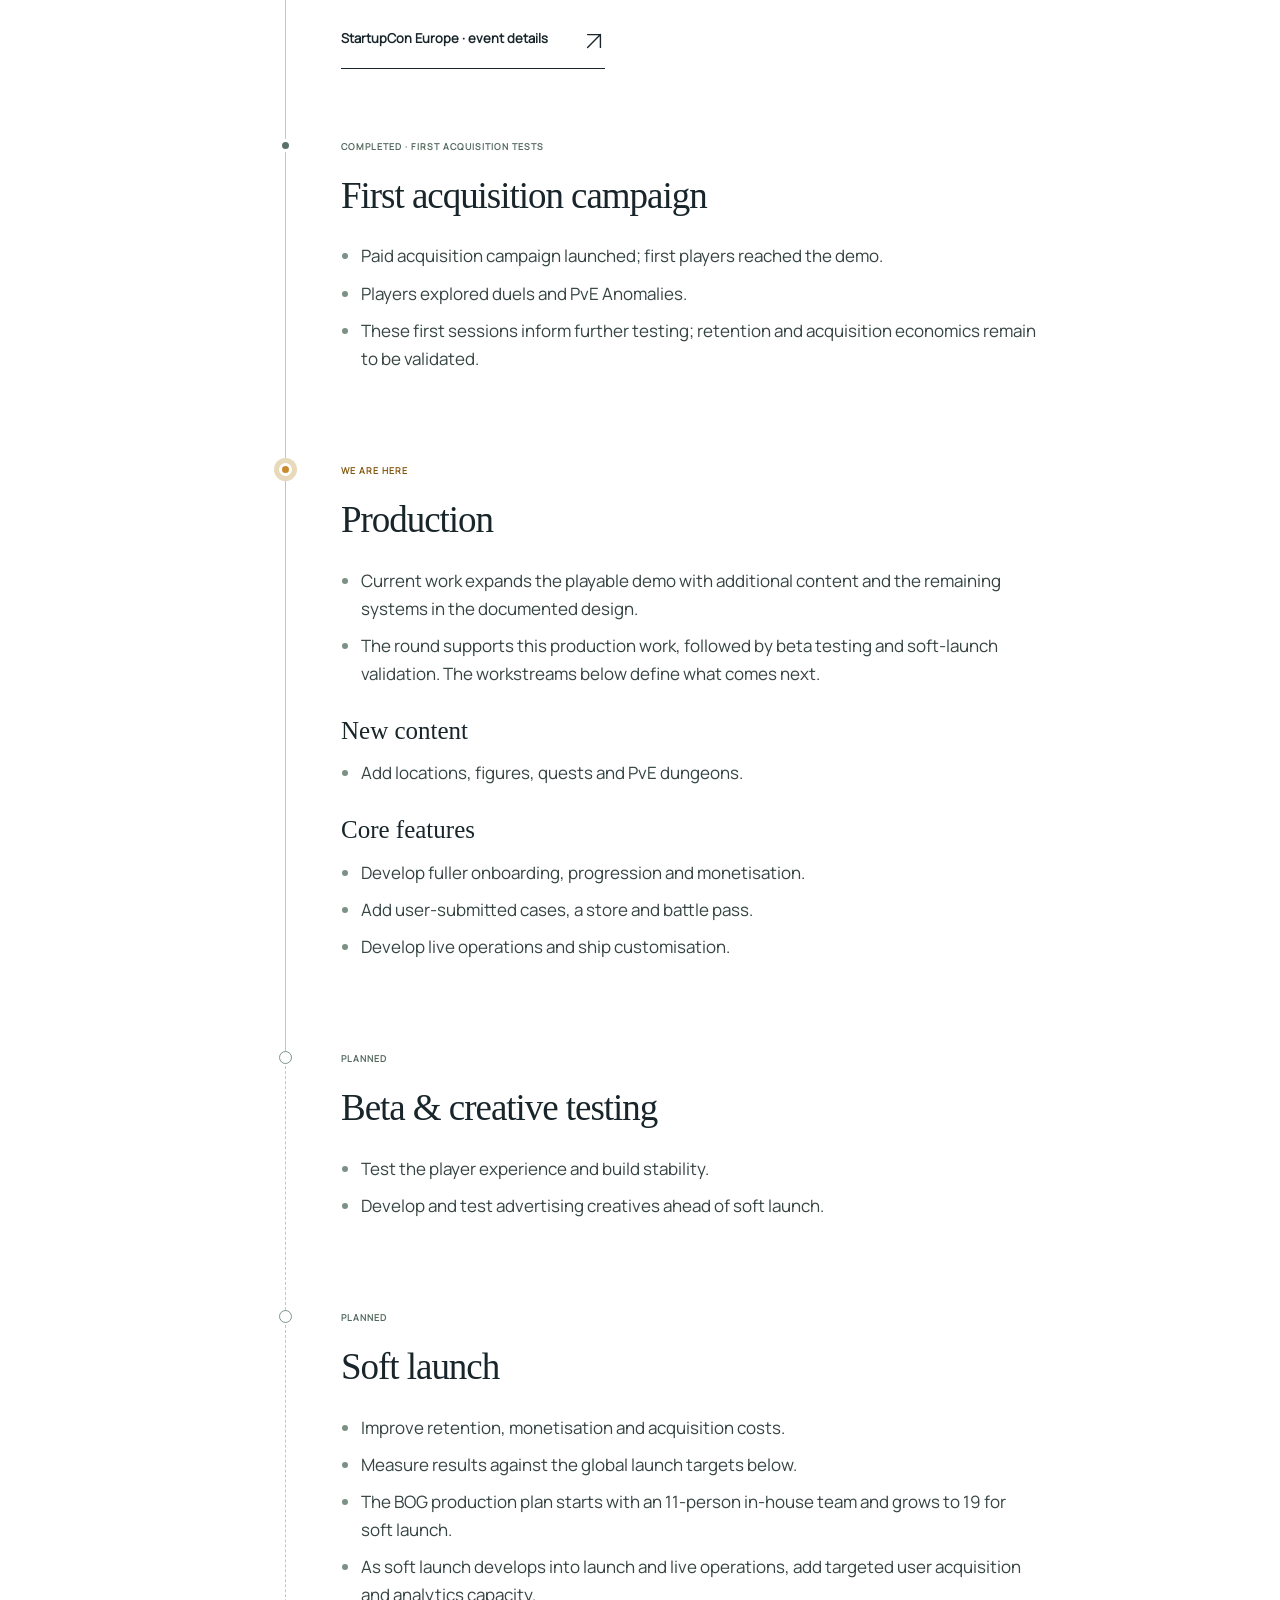
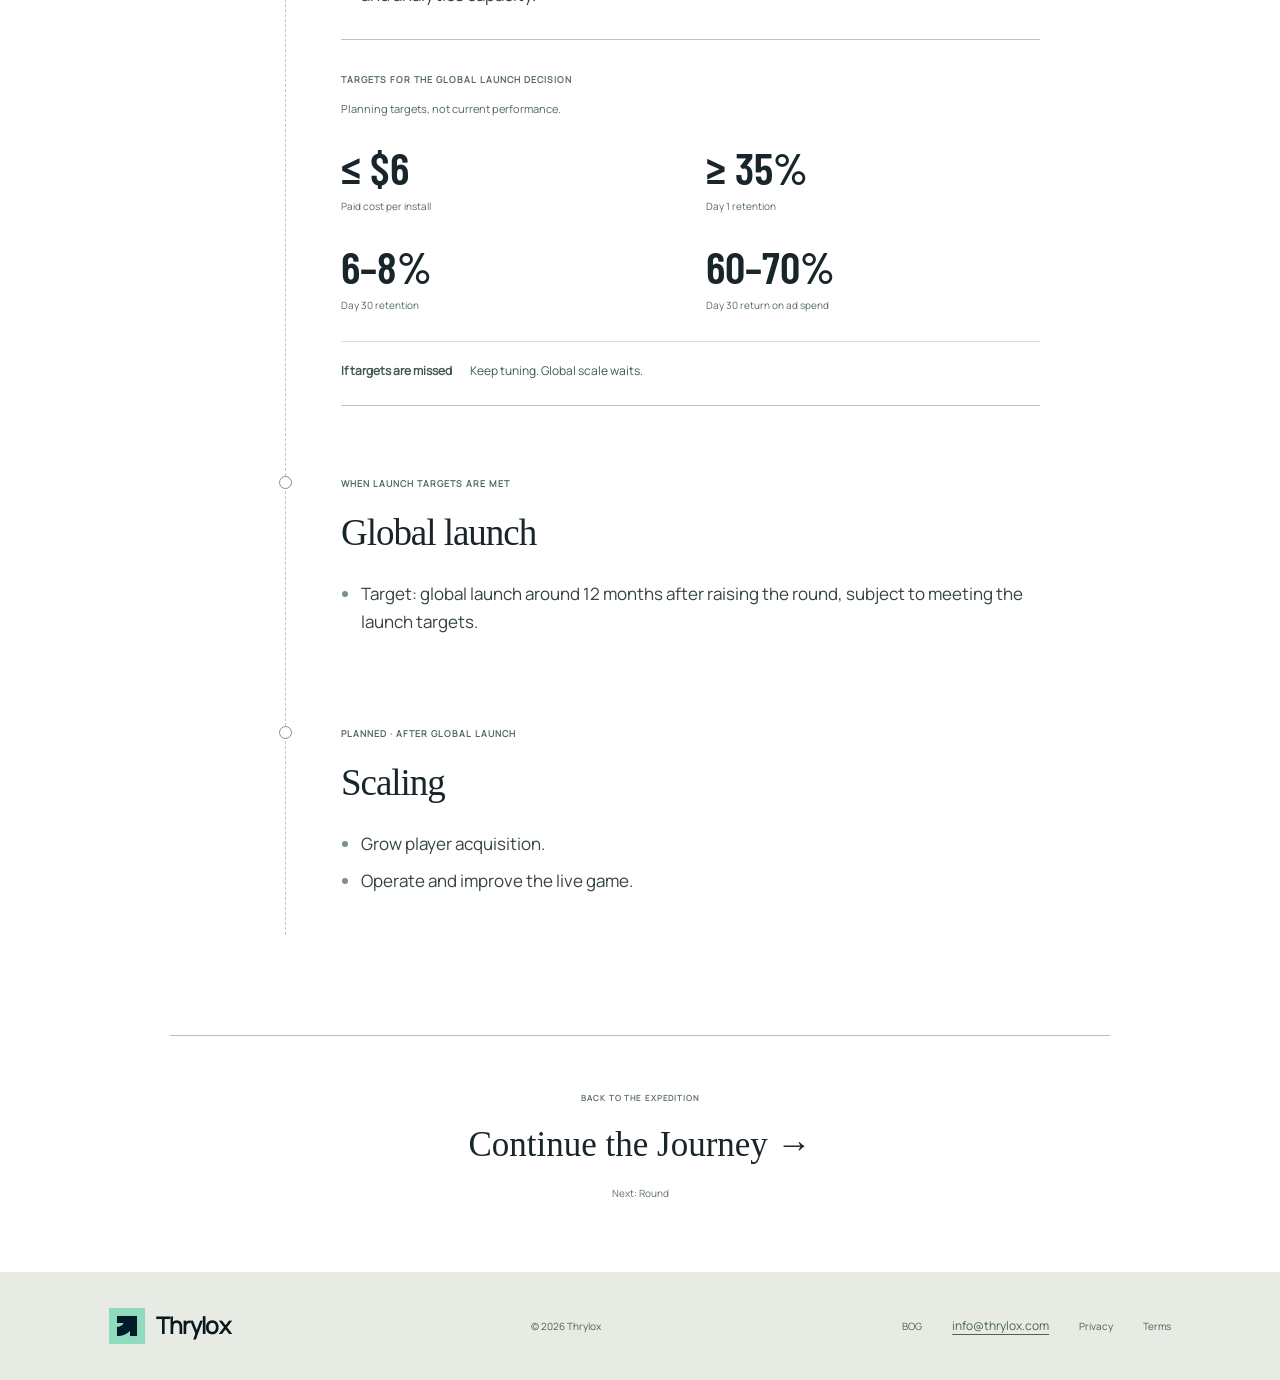
<file: roadmap.html>
<!doctype html><html lang="en"><head><meta charset="utf-8"><meta name="viewport" content="width=device-width,initial-scale=1"><meta name="theme-color" content="#faf9f6"><title>BOG roadmap — Thrylox</title><meta name="description" content="Completed milestones, current production and the next steps for BOG. Global launch depends on retention and acquisition economics."><link rel="icon" href="./assets/investor/thrylox-logo.png" type="image/png"><link rel="preload" href="./assets/investor/barlow-600.ttf" as="font" type="font/ttf" crossorigin><link rel="stylesheet" href="./investor/styles/site.css?v=884b62b967d5"><script type="module" src="./investor/runtime/app.mjs?v=6d2e1b4f6fd4"></script></head><body class="editorial" data-page="editorial"><a class="skip-link" href="#main">Skip to content</a><header class="editorial-header"><a href="./#roadmap" class="return-link" data-deep-return="roadmap" data-return-kind="back"><span aria-hidden="true">←</span> Back to the Journey</a><a class="brand editorial-brand" href="./" aria-label="Thrylox home"><img src="./assets/investor/thrylox-logo.png" width="48" height="48" alt=""><span>Thrylox</span></a><a class="button booking button-small" href="https://calendar.app.google/B2CGnXTToixu7rRy5" data-booking="deep-sticky" target="_blank" rel="noopener noreferrer">Book a Conversation<span aria-hidden="true"><svg xmlns="http://www.w3.org/2000/svg" viewBox="0 0 24 24" width="1em" height="1em" fill="none" stroke="currentColor" stroke-width="1.5" stroke-linecap="round" stroke-linejoin="round" aria-hidden="true" focusable="false" style="display:inline-block;vertical-align:middle"><path d="M5 19 19 5M5 5h14v14"/></svg></span><span class="sr-only"> (opens booking calendar in a new tab)</span></a></header><main id="main"><article class="longread" data-story="roadmap"><header class="article-intro"><div class="article-eyebrow"><span>The roadmap</span><span>THRYLOX / FIELD NOTES</span></div><h1>Roadmap to<br>global launch.</h1><p class="article-deck">Completed milestones, current production and the next steps for BOG. Global launch depends on retention and acquisition economics.</p><div class="article-meta"><span>PAST / PRESENT / PLANNED</span></div></header><div class="editorial-timeline"><section id="research" class="timeline-entry timeline-past"><span class="timeline-node" aria-hidden="true"></span><div class="timeline-status"><span class="eyebrow">Completed</span></div><h2>Research &amp; design</h2><ul class="timeline-points"><li>Market, genre, world and visual direction defined.</li><li>Mechanics and balance documented; design developed through paper cards and Miro prototypes before implementation.</li></ul></section><section id="company" class="timeline-entry timeline-past"><span class="timeline-node" aria-hidden="true"></span><div class="timeline-status"><span class="eyebrow">Completed</span></div><h2>Company established</h2><ul class="timeline-points"><li>Company incorporated and team contracts arranged.</li><li>Bank accounts opened and accounting set up.</li></ul></section><section id="demo" class="timeline-entry timeline-past"><span class="timeline-node" aria-hidden="true"></span><div class="timeline-status"><span class="eyebrow">Built · playable on iOS</span></div><h2>Playable mobile demo</h2><ul class="timeline-points"><li>Tactical duels, collectible figures and PvE Anomalies playable on iOS.</li><li>Figure production pipeline established, from concept to Unreal.</li><li>Online backend and analytics foundation built; online PvP is not enabled in the demo.</li><li>A simplified first session introduces the game without prompts, highlights or step-by-step guidance.</li></ul><a class="text-link" href="https://testflight.apple.com/join/g2C5saQ4" target="_blank" rel="noopener noreferrer">Get iOS Demo Access <span aria-hidden="true"><svg xmlns="http://www.w3.org/2000/svg" viewBox="0 0 24 24" width="1em" height="1em" fill="none" stroke="currentColor" stroke-width="1.5" stroke-linecap="round" stroke-linejoin="round" aria-hidden="true" focusable="false" style="display:inline-block;vertical-align:middle"><path d="M5 19 19 5M5 5h14v14"/></svg></span></a><figure class="video-figure video-figure--portrait" data-media="bog_walkthrough_september"><div class="video-wrap"><video controls playsinline preload="none" poster="./assets/investor/gameplay-september-poster.jpg" width="720" height="1564" aria-label="BOG gameplay overview" data-gameplay><source src="./assets/investor/gameplay-september.mp4" type="video/mp4"><p>Your browser cannot play this video. <a href="./assets/investor/gameplay-september.mp4">Open the gameplay file</a>.</p></video><div class="video-error" hidden><span class="eyebrow">GAMEPLAY UNAVAILABLE</span><p>The video could not load. You can still explore the real demo screens in the BOG story.</p><a class="text-link" href="./bog.html#pvp">See the demo screens <span aria-hidden="true"><svg xmlns="http://www.w3.org/2000/svg" viewBox="0 0 24 24" width="1em" height="1em" fill="none" stroke="currentColor" stroke-width="1.5" stroke-linecap="round" stroke-linejoin="round" aria-hidden="true" focusable="false" style="display:inline-block;vertical-align:middle"><path d="M5 19 19 5M5 5h14v14"/></svg></span></a></div></div><figcaption><span>BOG / EARLY DEMO FOOTAGE</span><span>Gameplay overview · September demo · 1:19</span></figcaption><details class="video-description"><summary>About this gameplay video</summary><p>The video shows BOG’s early mobile demo. The BOG article explains its duels, collection and Anomalies, alongside the wider game planned for production.</p></details></figure></section><section id="barcelona" class="timeline-entry timeline-past"><span class="timeline-node" aria-hidden="true"></span><div class="timeline-status"><span class="eyebrow">Completed · industry presentation</span></div><h2>Industry presentation · Barcelona</h2><ul class="timeline-points"><li>BOG presented at Pocket Gamer Connects Barcelona, 15–16 June 2026.</li><li>Design feedback gathered from game designers, developers, artists and industry veterans.</li><li>Suggestions for expanding the demo aligned with the planned wider game.</li></ul><a class="text-link" href="https://www.pocketgamer.biz/events/pocket-gamer-connects-barcelona-2026/" target="_blank" rel="noopener noreferrer">Pocket Gamer Connects Barcelona · event details <span aria-hidden="true"><svg xmlns="http://www.w3.org/2000/svg" viewBox="0 0 24 24" width="1em" height="1em" fill="none" stroke="currentColor" stroke-width="1.5" stroke-linecap="round" stroke-linejoin="round" aria-hidden="true" focusable="false" style="display:inline-block;vertical-align:middle"><path d="M5 19 19 5M5 5h14v14"/></svg></span></a></section><section id="limassol" class="timeline-entry timeline-past"><span class="timeline-node" aria-hidden="true"></span><div class="timeline-status"><span class="eyebrow">Completed · wider audience</span></div><h2>Public demo · Limassol</h2><ul class="timeline-points"><li>BOG presented at StartupCon Europe, Limassol, 26–27 June 2026.</li><li>Demo shown to business and general audiences beyond the games industry.</li></ul><div id="plug-and-play" class="timeline-workstream"><h3>Plug and Play · ongoing discussions</h3><ul class="timeline-points"><li>Following a personal demo in Limassol, the Plug and Play team reviewed the game and materials, received TestFlight access and met separately with Thrylox to share feedback.</li><li>Discussions continue with the programme manager and curator as they prepare a gaming programme. Cohort participation is not yet confirmed.</li></ul></div><a class="text-link" href="https://startupcon.eu/" target="_blank" rel="noopener noreferrer">StartupCon Europe · event details <span aria-hidden="true"><svg xmlns="http://www.w3.org/2000/svg" viewBox="0 0 24 24" width="1em" height="1em" fill="none" stroke="currentColor" stroke-width="1.5" stroke-linecap="round" stroke-linejoin="round" aria-hidden="true" focusable="false" style="display:inline-block;vertical-align:middle"><path d="M5 19 19 5M5 5h14v14"/></svg></span></a></section><section id="first-players" class="timeline-entry timeline-past"><span class="timeline-node" aria-hidden="true"></span><div class="timeline-status"><span class="eyebrow">Completed · first acquisition tests</span></div><h2>First acquisition campaign</h2><ul class="timeline-points"><li>Paid acquisition campaign launched; first players reached the demo.</li><li>Players explored duels and PvE Anomalies.</li><li>These first sessions inform further testing; retention and acquisition economics remain to be validated.</li></ul></section><section id="production" class="timeline-entry timeline-current" aria-current="step"><span class="timeline-node" aria-hidden="true"></span><div class="timeline-status"><span class="eyebrow">We are here</span></div><h2>Production</h2><ul class="timeline-points"><li>Current work expands the playable demo with additional content and the remaining systems in the documented design.</li><li>The round supports this production work, followed by beta testing and soft-launch validation. The workstreams below define what comes next.</li></ul><div id="new-content" class="timeline-workstream"><h3>New content</h3><ul class="timeline-points"><li>Add locations, figures, quests and PvE dungeons.</li></ul></div><div id="core-features" class="timeline-workstream"><h3>Core features</h3><ul class="timeline-points"><li>Develop fuller onboarding, progression and monetisation.</li><li>Add user-submitted cases, a store and battle pass.</li><li>Develop live operations and ship customisation.</li></ul></div></section><section id="beta" class="timeline-entry timeline-future"><span class="timeline-node" aria-hidden="true"></span><div class="timeline-status"><span class="eyebrow">Planned</span></div><h2>Beta &amp; creative testing</h2><ul class="timeline-points"><li>Test the player experience and build stability.</li><li>Develop and test advertising creatives ahead of soft launch.</li></ul></section><section id="soft-launch" class="timeline-entry timeline-future"><span class="timeline-node" aria-hidden="true"></span><div class="timeline-status"><span class="eyebrow">Planned</span></div><h2>Soft launch</h2><ul class="timeline-points"><li>Improve retention, monetisation and acquisition costs.</li><li>Measure results against the global launch targets below.</li><li>The BOG production plan starts with an 11-person in-house team and grows to 19 for soft launch.</li><li>As soft launch develops into launch and live operations, add targeted user acquisition and analytics capacity.</li></ul><div class="roadmap-gate"><span class="eyebrow">TARGETS FOR THE GLOBAL LAUNCH DECISION</span><p class="target-note">Planning targets, not current performance.</p><dl class="launch-targets"><div><dt>Paid cost per install</dt><dd>≤ $6</dd></div><div><dt>Day 1 retention</dt><dd>≥ 35%</dd></div><div><dt>Day 30 retention</dt><dd>6–8%</dd></div><div><dt>Day 30 return on ad spend</dt><dd>60–70%</dd></div></dl><p class="gate-outcome"><strong>If targets are missed</strong><span>Keep tuning. Global scale waits.</span></p></div></section><section id="global" class="timeline-entry timeline-future"><span class="timeline-node" aria-hidden="true"></span><div class="timeline-status"><span class="eyebrow">When launch targets are met</span></div><h2>Global launch</h2><ul class="timeline-points"><li>Target: global launch around 12 months after raising the round, subject to meeting the launch targets.</li></ul></section><section id="scaling" class="timeline-entry timeline-future"><span class="timeline-node" aria-hidden="true"></span><div class="timeline-status"><span class="eyebrow">Planned · after global launch</span></div><h2>Scaling</h2><ul class="timeline-points"><li>Grow player acquisition.</li><li>Operate and improve the live game.</li></ul></section></div><div class="continue-journey"><span class="eyebrow">BACK TO THE EXPEDITION</span><a href="./#round" data-deep-return="roadmap" data-return-kind="continue">Continue the Journey <span aria-hidden="true">→</span></a><span>Next: Round</span></div></article></main><footer class="footer"><a class="brand footer-name" href="./" aria-label="Thrylox home"><img src="./assets/investor/thrylox-logo.png" width="48" height="48" alt=""><span>Thrylox</span></a><span>© 2026 Thrylox</span><div class="footer-links"><a href="./bog.html">BOG</a><a class="email-link" href="mailto:info@thrylox.com">info@thrylox.com</a><a href="./privacy.html">Privacy</a><a href="./terms.html">Terms</a></div></footer></body></html>
</file>
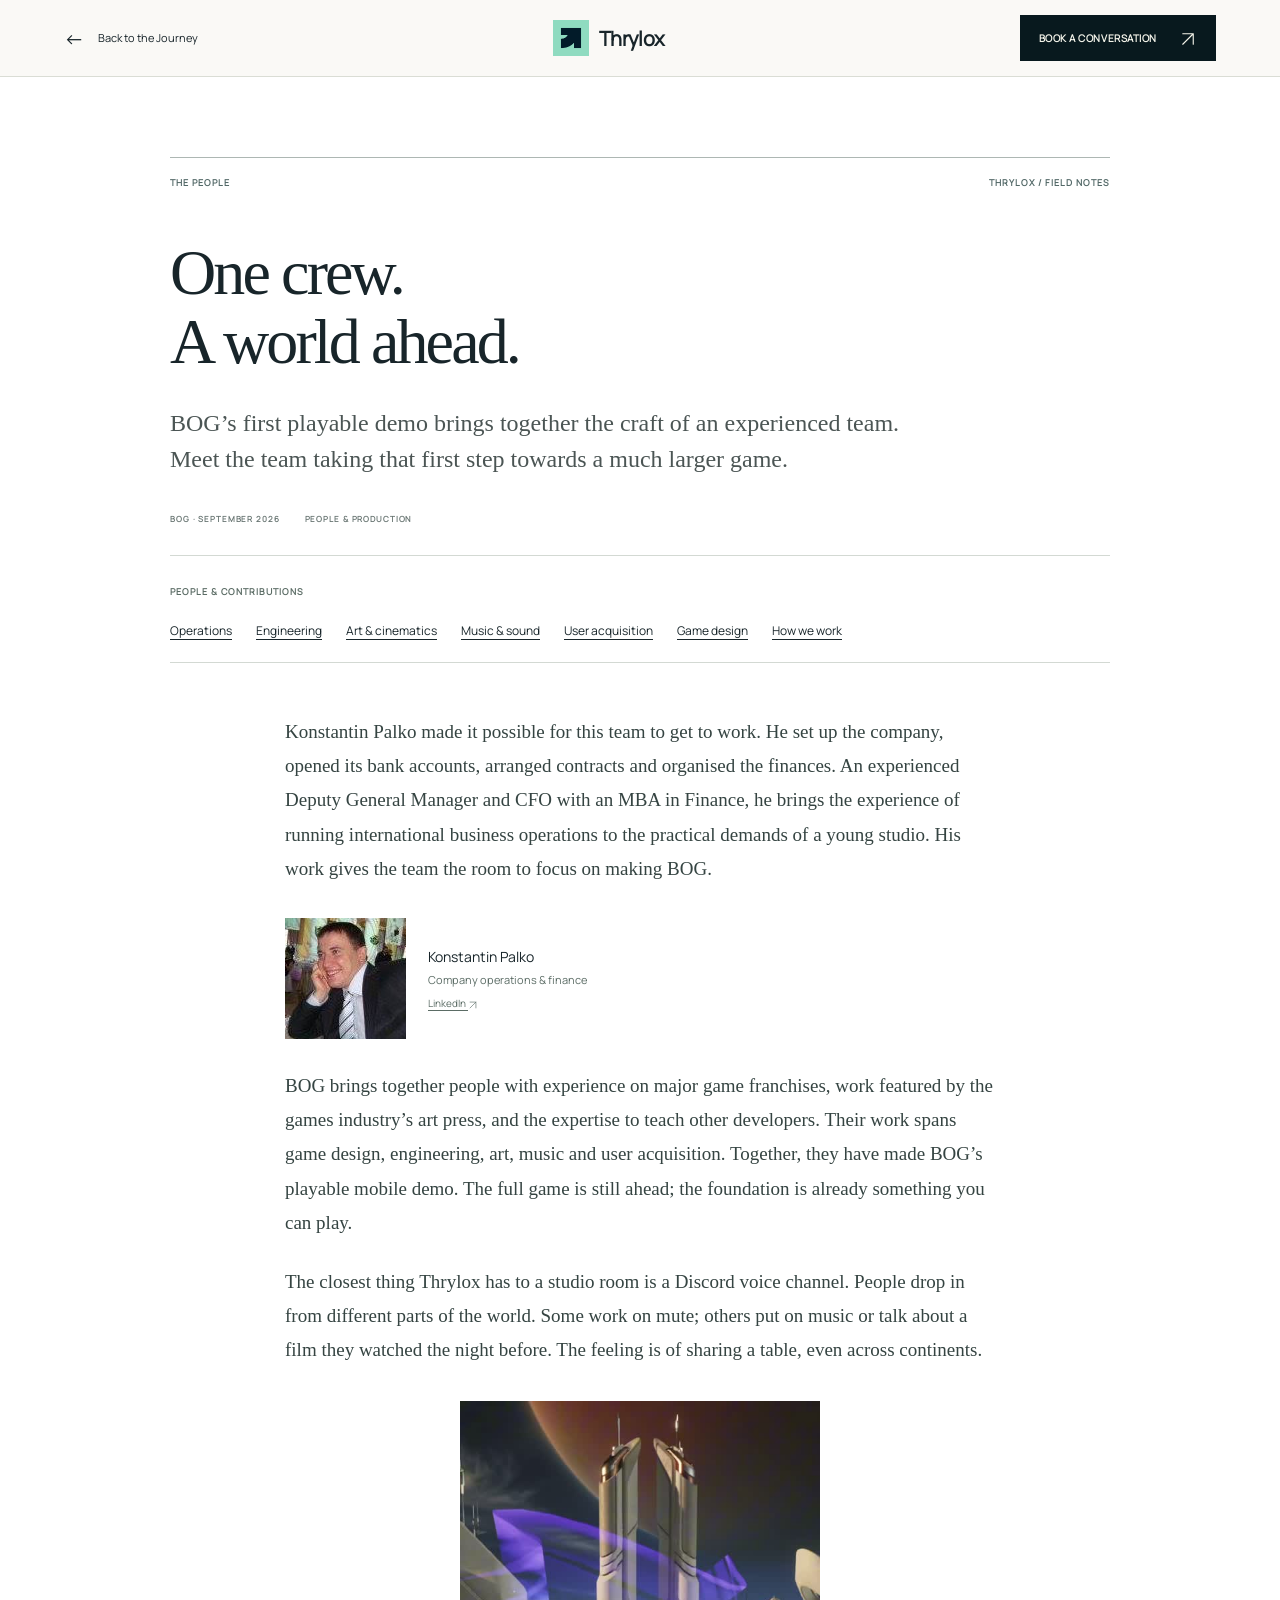
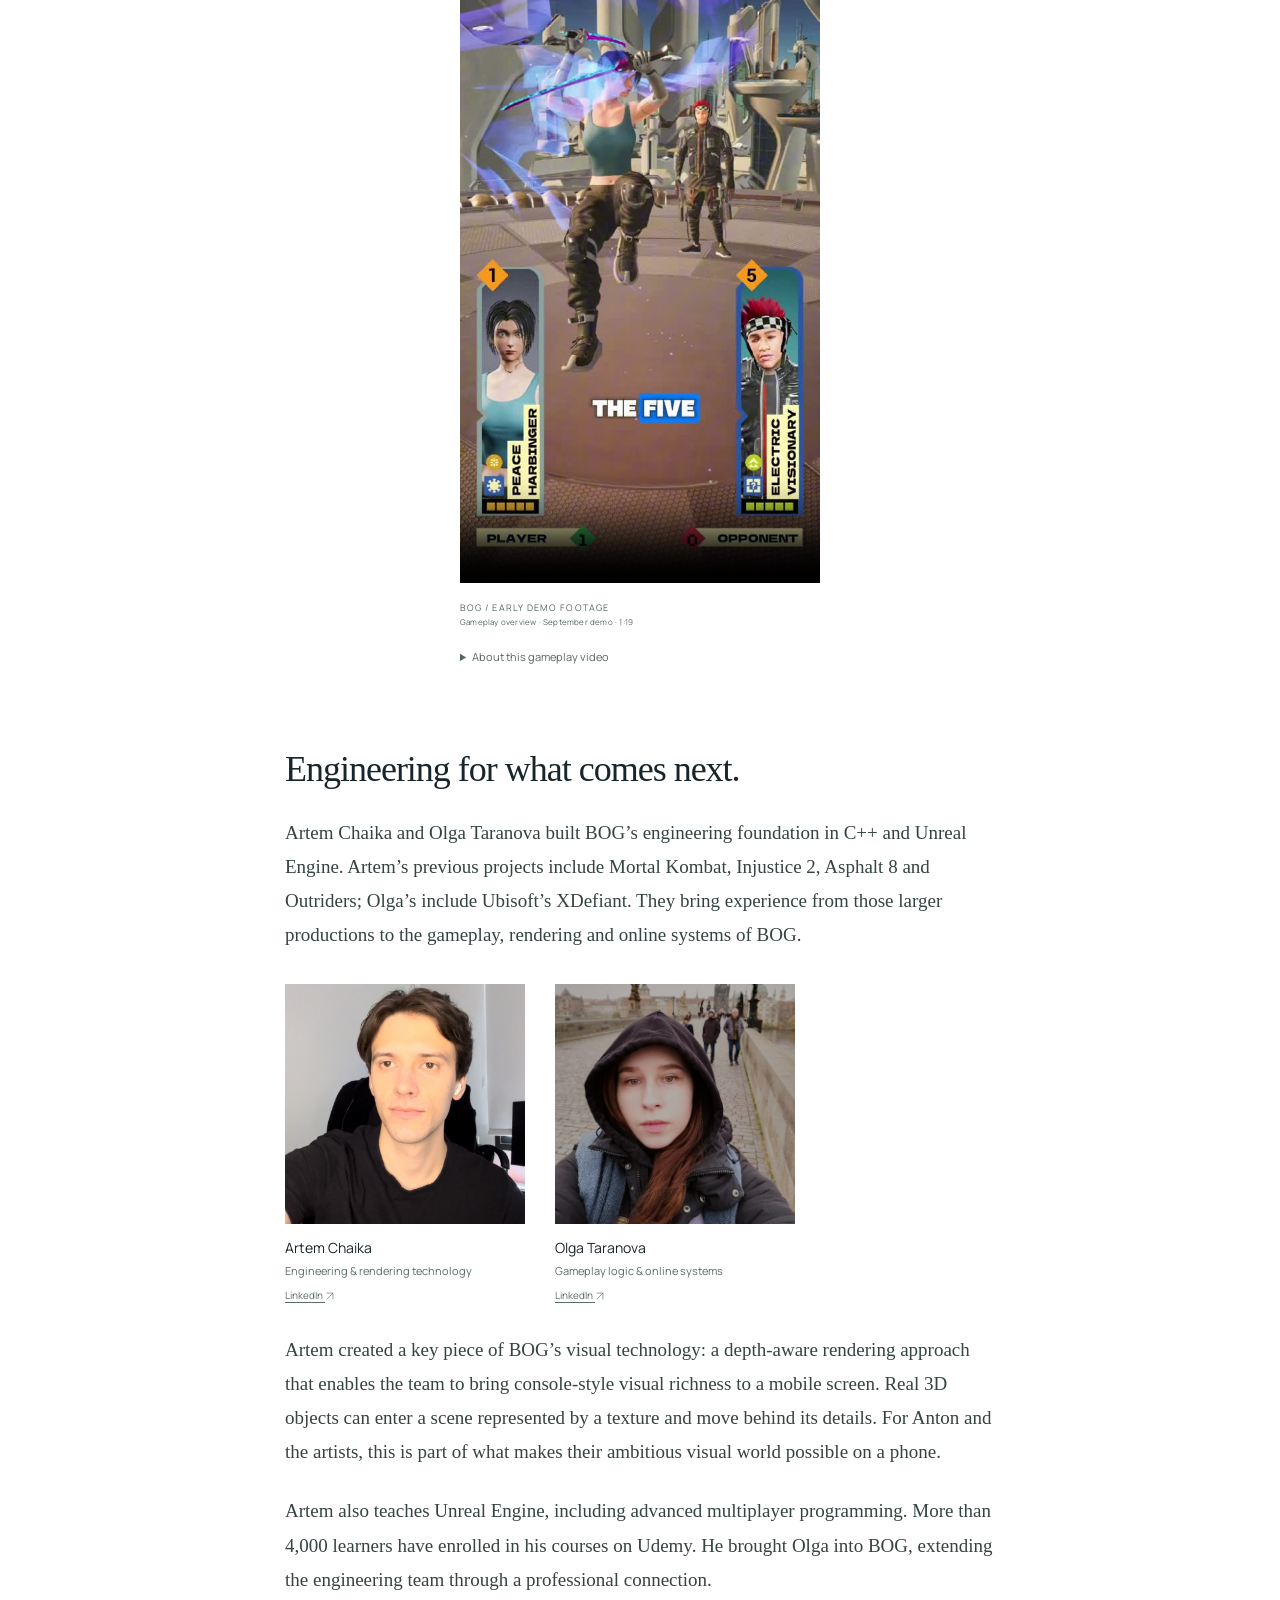
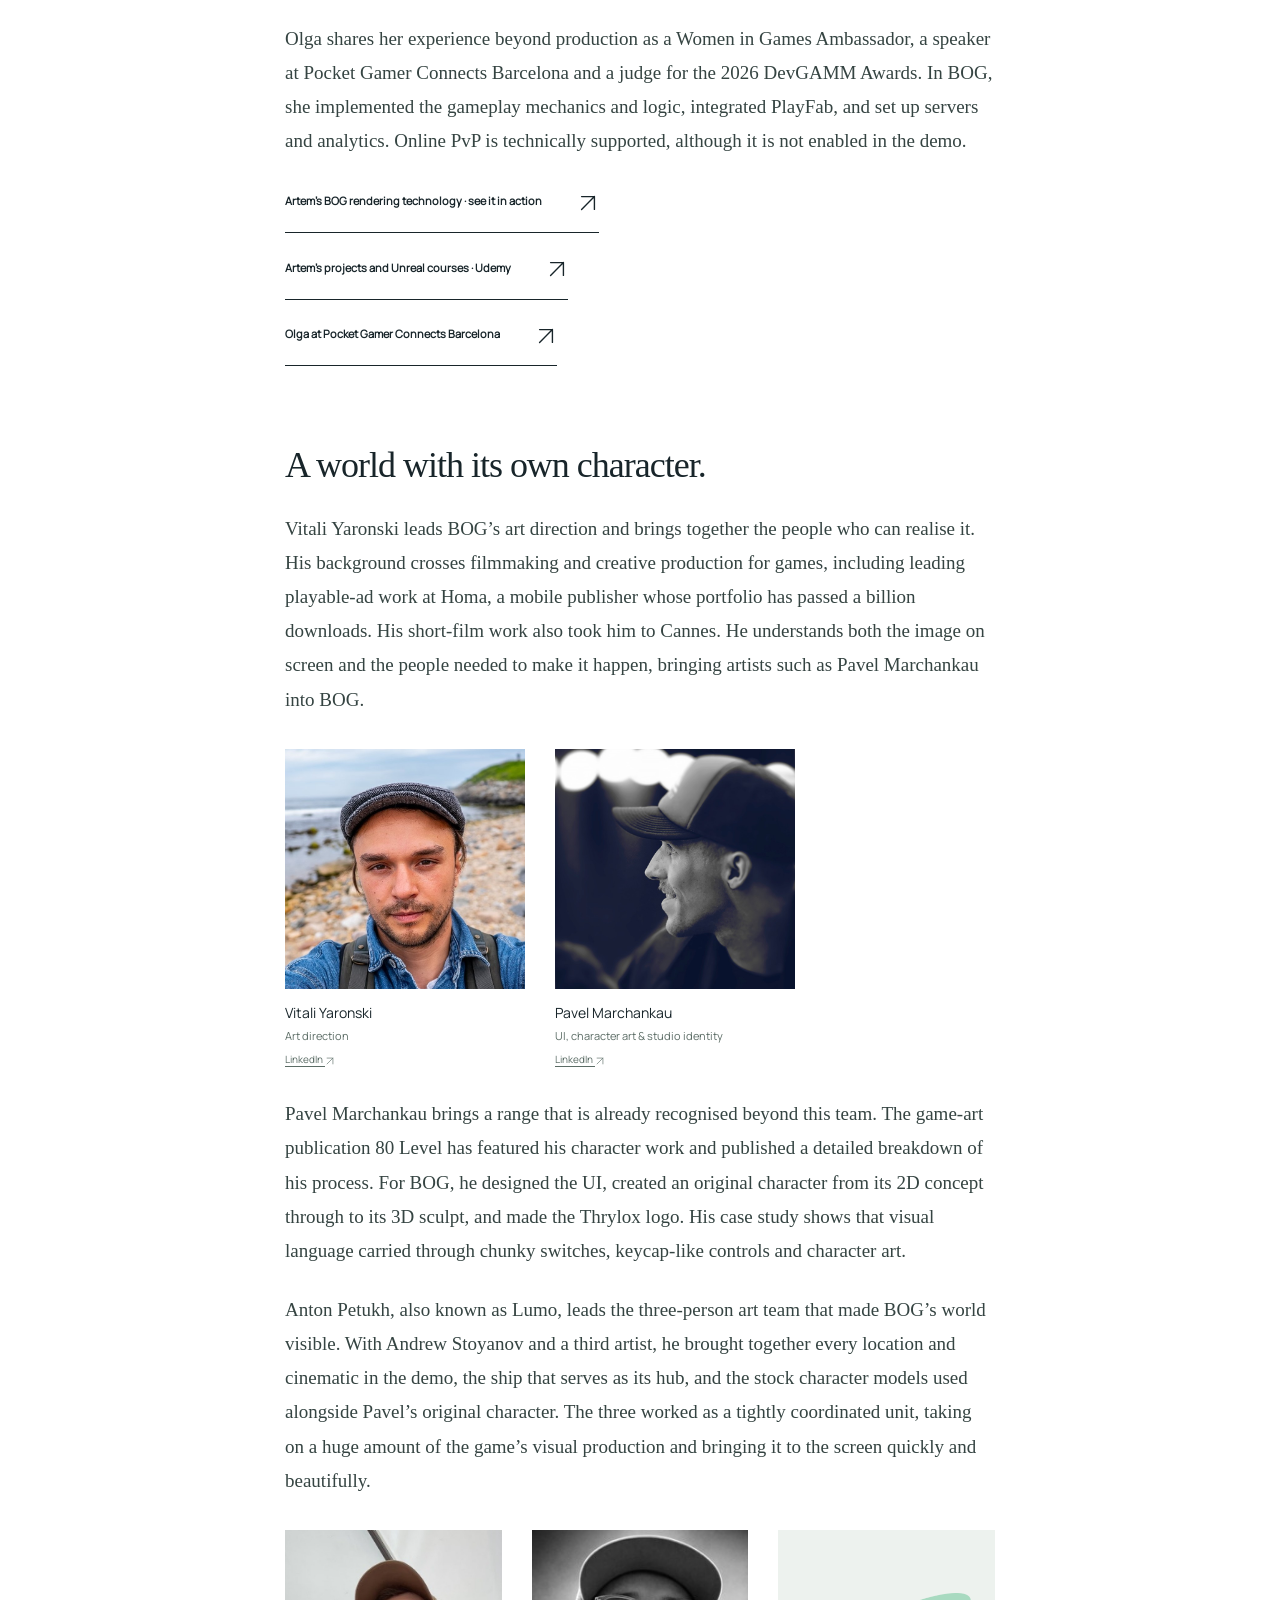
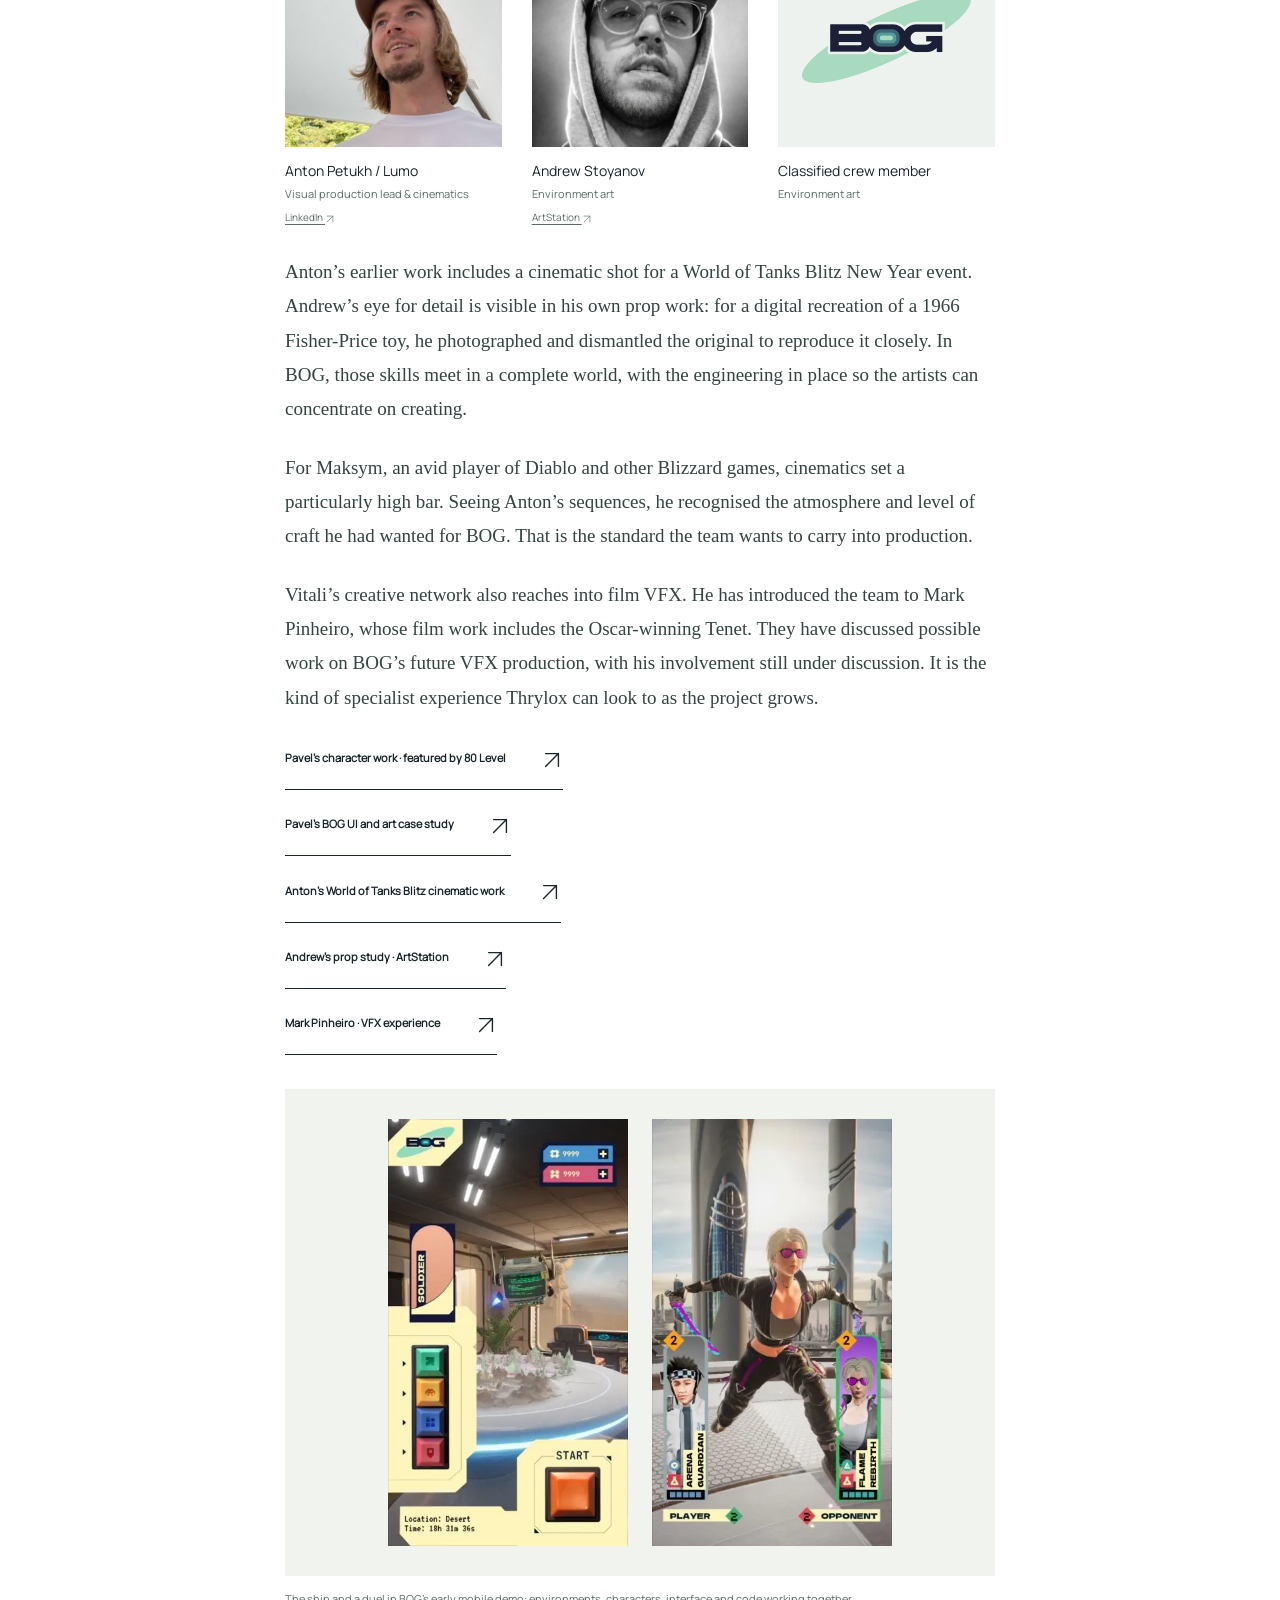
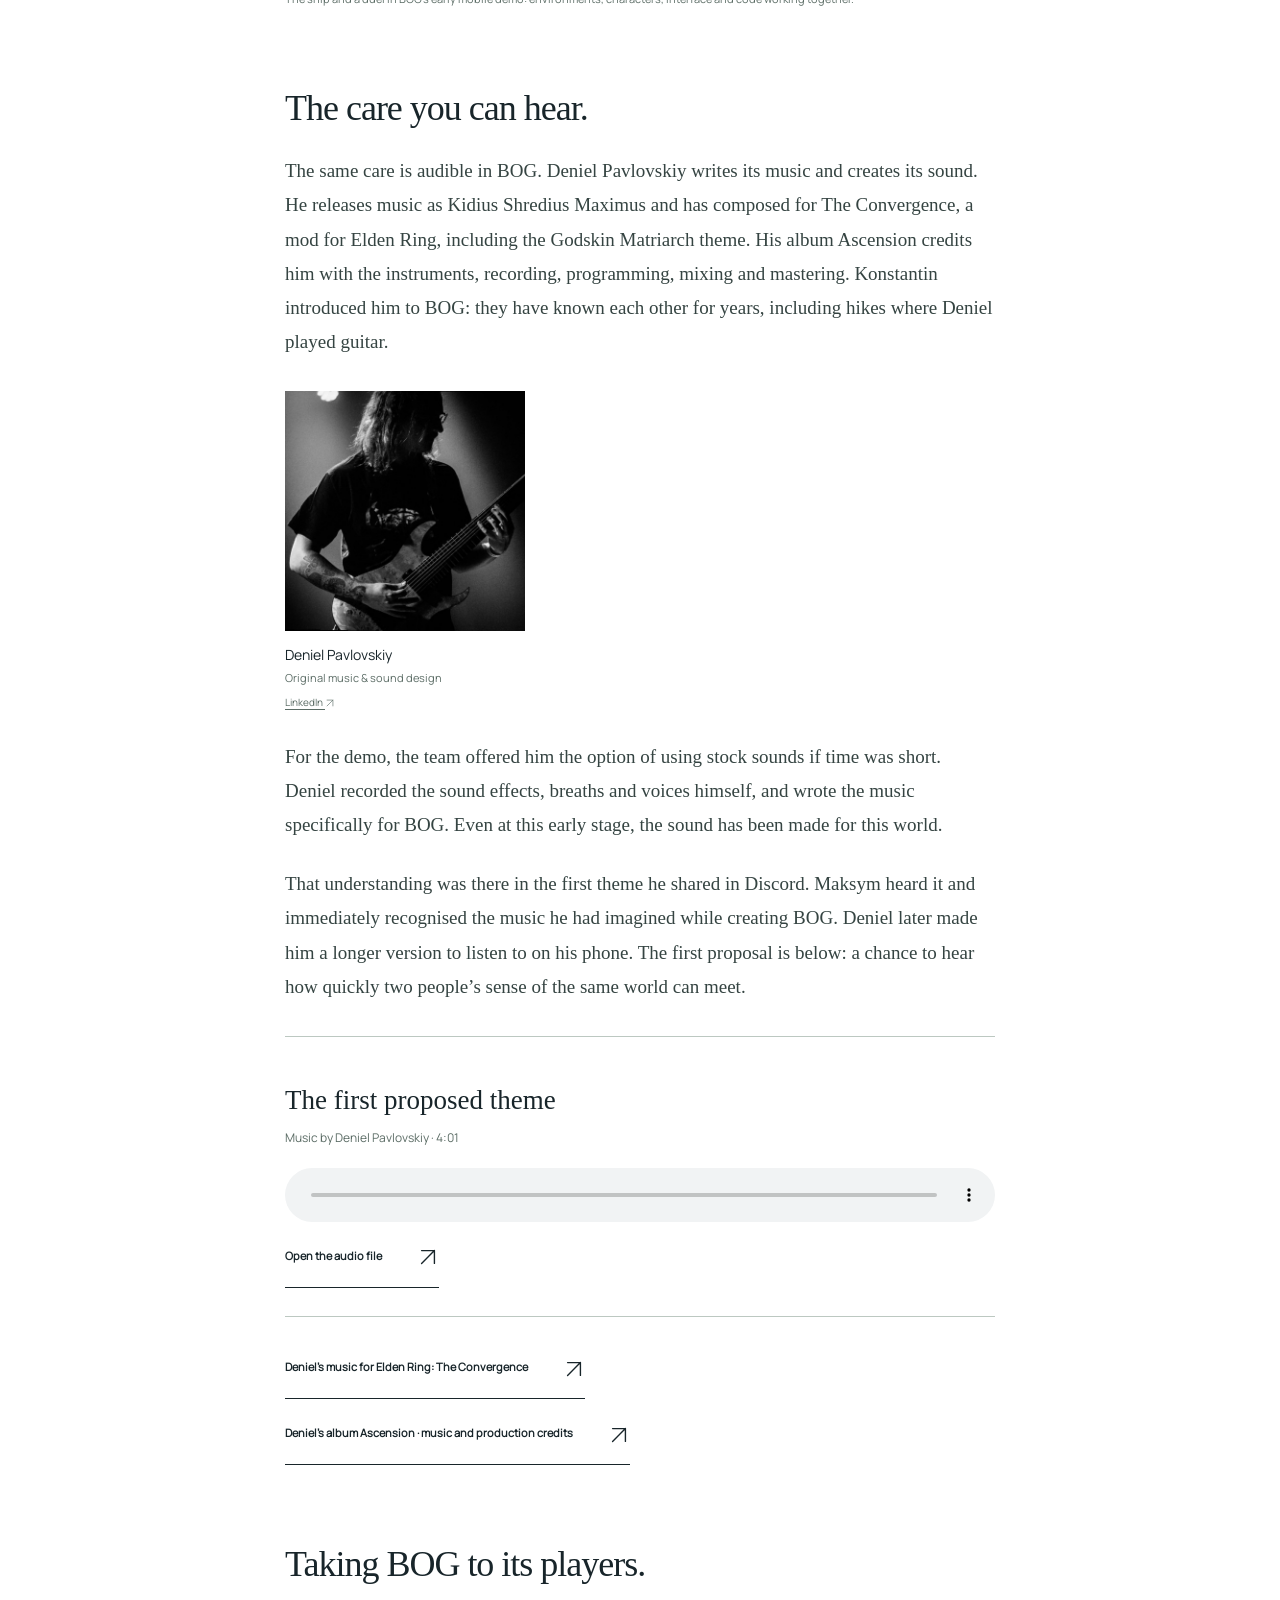
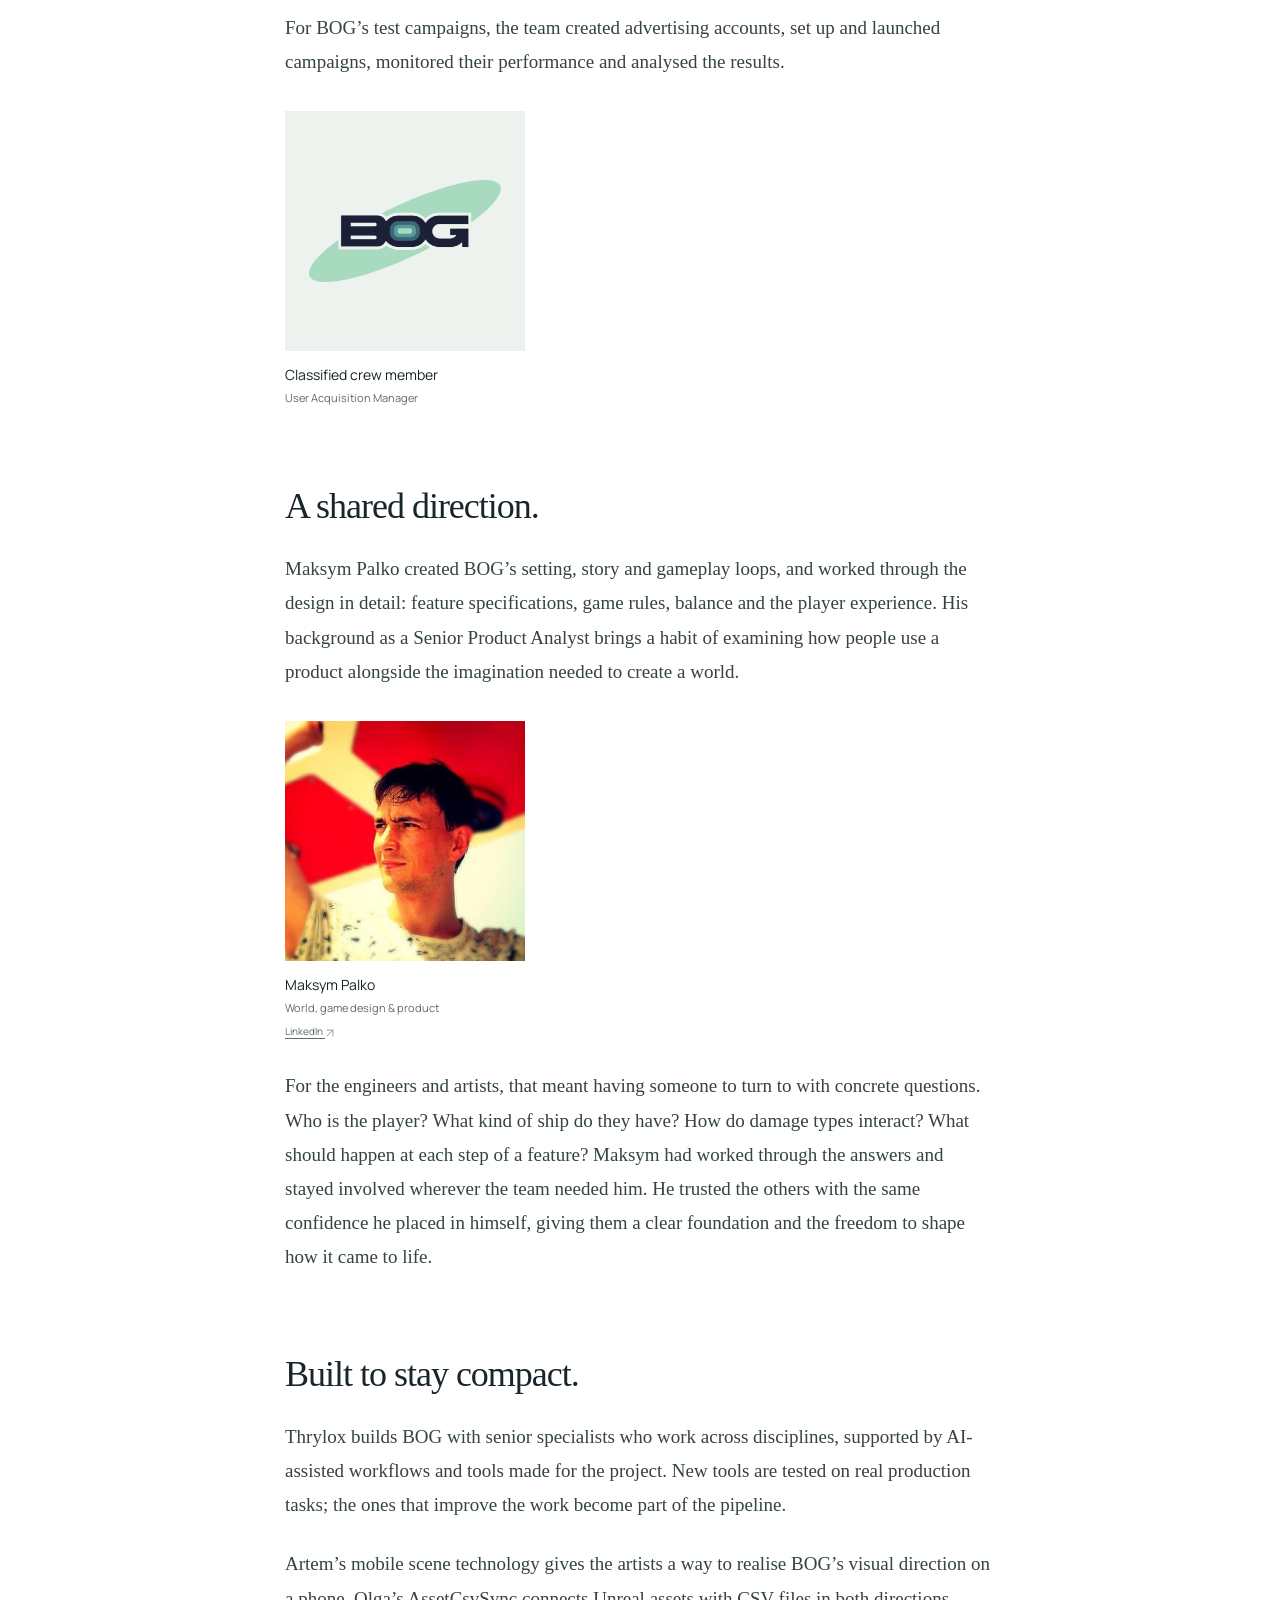
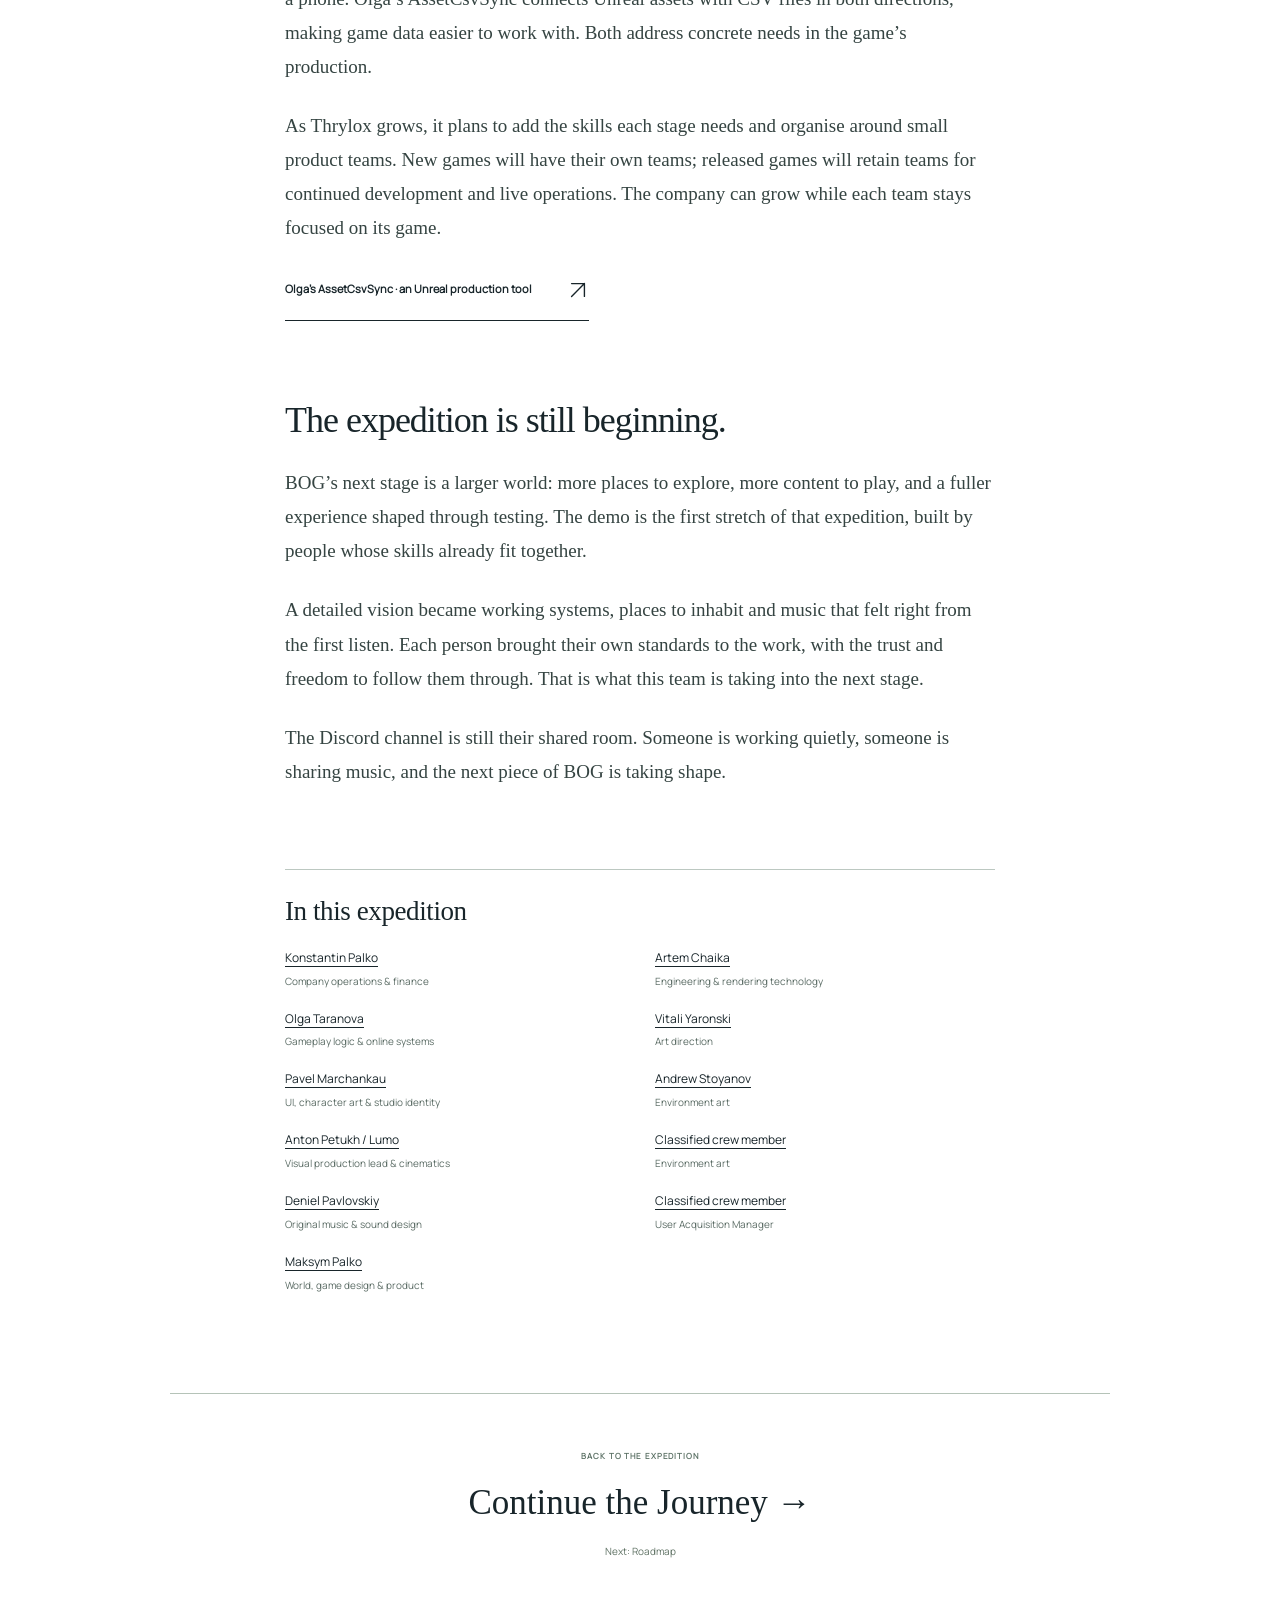
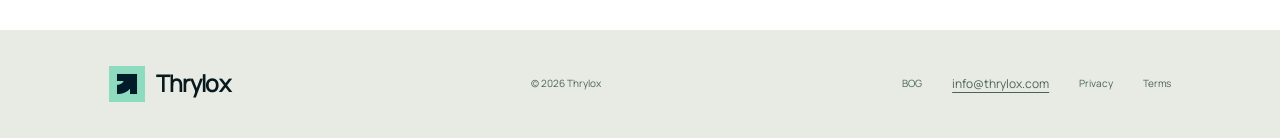
<file: team.html>
<!doctype html><html lang="en"><head><meta charset="utf-8"><meta name="viewport" content="width=device-width,initial-scale=1"><meta name="theme-color" content="#faf9f6"><title>One crew. A world ahead: the team building BOG — Thrylox</title><meta name="description" content="BOG’s first playable demo brings together the craft of an experienced team. Meet the team taking that first step towards a much larger game."><link rel="icon" href="./assets/investor/thrylox-logo.png" type="image/png"><link rel="preload" href="./assets/investor/barlow-600.ttf" as="font" type="font/ttf" crossorigin><link rel="stylesheet" href="./investor/styles/site.css?v=884b62b967d5"><script type="module" src="./investor/runtime/app.mjs?v=6d2e1b4f6fd4"></script></head><body class="editorial" data-page="editorial"><a class="skip-link" href="#main">Skip to content</a><header class="editorial-header"><a href="./#team" class="return-link" data-deep-return="team" data-return-kind="back"><span aria-hidden="true">←</span> Back to the Journey</a><a class="brand editorial-brand" href="./" aria-label="Thrylox home"><img src="./assets/investor/thrylox-logo.png" width="48" height="48" alt=""><span>Thrylox</span></a><a class="button booking button-small" href="https://calendar.app.google/B2CGnXTToixu7rRy5" data-booking="deep-sticky" target="_blank" rel="noopener noreferrer">Book a Conversation<span aria-hidden="true"><svg xmlns="http://www.w3.org/2000/svg" viewBox="0 0 24 24" width="1em" height="1em" fill="none" stroke="currentColor" stroke-width="1.5" stroke-linecap="round" stroke-linejoin="round" aria-hidden="true" focusable="false" style="display:inline-block;vertical-align:middle"><path d="M5 19 19 5M5 5h14v14"/></svg></span><span class="sr-only"> (opens booking calendar in a new tab)</span></a></header><main id="main"><article class="longread" data-story="team"><header class="article-intro"><div class="article-eyebrow"><span>The people</span><span>THRYLOX / FIELD NOTES</span></div><h1>One crew.<br>A world ahead.</h1><p class="article-deck">BOG’s first playable demo brings together the craft of an experienced team. Meet the team taking that first step towards a much larger game.</p><div class="article-meta"><span>BOG · SEPTEMBER 2026</span><span>PEOPLE & PRODUCTION</span></div></header><nav class="team-contents" aria-label="Inside the Team article"><span class="eyebrow">PEOPLE & CONTRIBUTIONS</span><ul><li><a href="#shared-room">Operations</a></li><li><a href="#engineering">Engineering</a></li><li><a href="#visual-world">Art &amp; cinematics</a></li><li><a href="#music-and-sound">Music &amp; sound</a></li><li><a href="#game-and-players">User acquisition</a></li><li><a href="#game-design">Game design</a></li><li><a href="#built-to-stay-compact">How we work</a></li></ul></nav><div class="story-body"><section id="shared-room" class="story-section team-story-section"><p>Konstantin Palko made it possible for this team to get to work. He set up the company, opened its bank accounts, arranged contracts and organised the finances. An experienced Deputy General Manager and CFO with an MBA in Finance, he brings the experience of running international business operations to the practical demands of a young studio. His work gives the team the room to focus on making BOG.</p><div class="team-portraits "><figure id="portrait-konstantin" class="team-portrait team-portrait-small " data-media="portrait_konstantin"><img src="./assets/investor/team/konstantin-linkedin.jpg" alt="Portrait of Konstantin Palko" width="121" height="121" loading="lazy"><figcaption><strong>Konstantin Palko</strong><span>Company operations &amp; finance</span><a href="https://www.linkedin.com/in/konstantin-k-64159b107/" target="_blank" rel="noopener noreferrer">LinkedIn <span aria-hidden="true"><svg xmlns="http://www.w3.org/2000/svg" viewBox="0 0 24 24" width="1em" height="1em" fill="none" stroke="currentColor" stroke-width="1.5" stroke-linecap="round" stroke-linejoin="round" aria-hidden="true" focusable="false" style="display:inline-block;vertical-align:middle"><path d="M5 19 19 5M5 5h14v14"/></svg></span></a></figcaption></figure></div><p>BOG brings together people with experience on major game franchises, work featured by the games industry’s art press, and the expertise to teach other developers. Their work spans game design, engineering, art, music and user acquisition. Together, they have made BOG’s playable mobile demo. The full game is still ahead; the foundation is already something you can play.</p><p>The closest thing Thrylox has to a studio room is a Discord voice channel. People drop in from different parts of the world. Some work on mute; others put on music or talk about a film they watched the night before. The feeling is of sharing a table, even across continents.</p><div id="team-demo" class="team-film"><figure class="video-figure video-figure--portrait" data-media="bog_walkthrough_september"><div class="video-wrap"><video controls playsinline preload="none" poster="./assets/investor/gameplay-september-poster.jpg" width="720" height="1564" aria-label="BOG gameplay overview" data-gameplay><source src="./assets/investor/gameplay-september.mp4" type="video/mp4"><p>Your browser cannot play this video. <a href="./assets/investor/gameplay-september.mp4">Open the gameplay file</a>.</p></video><div class="video-error" hidden><span class="eyebrow">GAMEPLAY UNAVAILABLE</span><p>The video could not load. You can still explore the real demo screens in the BOG story.</p><a class="text-link" href="./bog.html#pvp">See the demo screens <span aria-hidden="true"><svg xmlns="http://www.w3.org/2000/svg" viewBox="0 0 24 24" width="1em" height="1em" fill="none" stroke="currentColor" stroke-width="1.5" stroke-linecap="round" stroke-linejoin="round" aria-hidden="true" focusable="false" style="display:inline-block;vertical-align:middle"><path d="M5 19 19 5M5 5h14v14"/></svg></span></a></div></div><figcaption><span>BOG / EARLY DEMO FOOTAGE</span><span>Gameplay overview · September demo · 1:19</span></figcaption><details class="video-description"><summary>About this gameplay video</summary><p>The video shows BOG’s early mobile demo. The BOG article explains its duels, collection and Anomalies, alongside the wider game planned for production.</p></details></figure></div></section><section id="engineering" class="story-section team-story-section"><h2>Engineering for what comes next.</h2><p>Artem Chaika and Olga Taranova built BOG’s engineering foundation in C++ and Unreal Engine. Artem’s previous projects include Mortal Kombat, Injustice 2, Asphalt 8 and Outriders; Olga’s include Ubisoft’s XDefiant. They bring experience from those larger productions to the gameplay, rendering and online systems of BOG.</p><div class="team-portraits "><figure id="portrait-artem" class="team-portrait  " data-media="portrait_artem"><img src="./assets/investor/team/artem-chaika-linkedin.jpg" alt="Portrait of Artem Chaika" width="800" height="800" loading="lazy"><figcaption><strong>Artem Chaika</strong><span>Engineering &amp; rendering technology</span><a href="https://www.linkedin.com/in/artem-chaika-5892a9102/" target="_blank" rel="noopener noreferrer">LinkedIn <span aria-hidden="true"><svg xmlns="http://www.w3.org/2000/svg" viewBox="0 0 24 24" width="1em" height="1em" fill="none" stroke="currentColor" stroke-width="1.5" stroke-linecap="round" stroke-linejoin="round" aria-hidden="true" focusable="false" style="display:inline-block;vertical-align:middle"><path d="M5 19 19 5M5 5h14v14"/></svg></span></a></figcaption></figure><figure id="portrait-olga" class="team-portrait  " data-media="portrait_olga"><img src="./assets/investor/team/olga-taranova-linkedin.jpg" alt="Portrait of Olga Taranova" width="500" height="500" loading="lazy"><figcaption><strong>Olga Taranova</strong><span>Gameplay logic &amp; online systems</span><a href="https://www.linkedin.com/in/olga-taranova000/" target="_blank" rel="noopener noreferrer">LinkedIn <span aria-hidden="true"><svg xmlns="http://www.w3.org/2000/svg" viewBox="0 0 24 24" width="1em" height="1em" fill="none" stroke="currentColor" stroke-width="1.5" stroke-linecap="round" stroke-linejoin="round" aria-hidden="true" focusable="false" style="display:inline-block;vertical-align:middle"><path d="M5 19 19 5M5 5h14v14"/></svg></span></a></figcaption></figure></div><p>Artem created a key piece of BOG’s visual technology: a depth-aware rendering approach that enables the team to bring console-style visual richness to a mobile screen. Real 3D objects can enter a scene represented by a texture and move behind its details. For Anton and the artists, this is part of what makes their ambitious visual world possible on a phone.</p><p>Artem also teaches Unreal Engine, including advanced multiplayer programming. More than 4,000 learners have enrolled in his courses on Udemy. He brought Olga into BOG, extending the engineering team through a professional connection.</p><p>Olga shares her experience beyond production as a Women in Games Ambassador, a speaker at Pocket Gamer Connects Barcelona and a judge for the 2026 DevGAMM Awards. In BOG, she implemented the gameplay mechanics and logic, integrated PlayFab, and set up servers and analytics. Online PvP is technically supported, although it is not enabled in the demo.</p><a class="text-link" href="https://www.linkedin.com/posts/artem-chaika-5892a9102_4d-real-depth-aware-texture-into-which-real-activity-7467196657206743041-SwIO" target="_blank" rel="noopener noreferrer">Artem’s BOG rendering technology · see it in action <span aria-hidden="true"><svg xmlns="http://www.w3.org/2000/svg" viewBox="0 0 24 24" width="1em" height="1em" fill="none" stroke="currentColor" stroke-width="1.5" stroke-linecap="round" stroke-linejoin="round" aria-hidden="true" focusable="false" style="display:inline-block;vertical-align:middle"><path d="M5 19 19 5M5 5h14v14"/></svg></span></a><a class="text-link" href="https://www.udemy.com/user/artem-chaika/" target="_blank" rel="noopener noreferrer">Artem’s projects and Unreal courses · Udemy <span aria-hidden="true"><svg xmlns="http://www.w3.org/2000/svg" viewBox="0 0 24 24" width="1em" height="1em" fill="none" stroke="currentColor" stroke-width="1.5" stroke-linecap="round" stroke-linejoin="round" aria-hidden="true" focusable="false" style="display:inline-block;vertical-align:middle"><path d="M5 19 19 5M5 5h14v14"/></svg></span></a><a class="text-link" href="https://www.pocketgamer.biz/pg-connects-barcelona-full-two-day-schedule-revealed/" target="_blank" rel="noopener noreferrer">Olga at Pocket Gamer Connects Barcelona <span aria-hidden="true"><svg xmlns="http://www.w3.org/2000/svg" viewBox="0 0 24 24" width="1em" height="1em" fill="none" stroke="currentColor" stroke-width="1.5" stroke-linecap="round" stroke-linejoin="round" aria-hidden="true" focusable="false" style="display:inline-block;vertical-align:middle"><path d="M5 19 19 5M5 5h14v14"/></svg></span></a></section><section id="visual-world" class="story-section team-story-section"><h2>A world with its own character.</h2><p>Vitali Yaronski leads BOG’s art direction and brings together the people who can realise it. His background crosses filmmaking and creative production for games, including leading playable-ad work at Homa, a mobile publisher whose portfolio has passed a billion downloads. His short-film work also took him to Cannes. He understands both the image on screen and the people needed to make it happen, bringing artists such as Pavel Marchankau into BOG.</p><div class="team-portraits "><figure id="portrait-vitali" class="team-portrait  " data-media="portrait_vitali"><img src="./assets/investor/team/vitali-yaronski-linkedin.jpg" alt="Portrait of Vitali Yaronski" width="769" height="769" loading="lazy"><figcaption><strong>Vitali Yaronski</strong><span>Art direction</span><a href="https://www.linkedin.com/in/vitaliyaronski/" target="_blank" rel="noopener noreferrer">LinkedIn <span aria-hidden="true"><svg xmlns="http://www.w3.org/2000/svg" viewBox="0 0 24 24" width="1em" height="1em" fill="none" stroke="currentColor" stroke-width="1.5" stroke-linecap="round" stroke-linejoin="round" aria-hidden="true" focusable="false" style="display:inline-block;vertical-align:middle"><path d="M5 19 19 5M5 5h14v14"/></svg></span></a></figcaption></figure><figure id="portrait-pavel" class="team-portrait  " data-media="portrait_pavel"><img src="./assets/investor/team/pavel-marchankau-linkedin.jpg" alt="Portrait of Pavel Marchankau" width="800" height="800" loading="lazy"><figcaption><strong>Pavel Marchankau</strong><span>UI, character art &amp; studio identity</span><a href="https://www.linkedin.com/in/pavelmarchankau/" target="_blank" rel="noopener noreferrer">LinkedIn <span aria-hidden="true"><svg xmlns="http://www.w3.org/2000/svg" viewBox="0 0 24 24" width="1em" height="1em" fill="none" stroke="currentColor" stroke-width="1.5" stroke-linecap="round" stroke-linejoin="round" aria-hidden="true" focusable="false" style="display:inline-block;vertical-align:middle"><path d="M5 19 19 5M5 5h14v14"/></svg></span></a></figcaption></figure></div><p>Pavel Marchankau brings a range that is already recognised beyond this team. The game-art publication 80 Level has featured his character work and published a detailed breakdown of his process. For BOG, he designed the UI, created an original character from its 2D concept through to its 3D sculpt, and made the Thrylox logo. His case study shows that visual language carried through chunky switches, keycap-like controls and character art.</p><p>Anton Petukh, also known as Lumo, leads the three-person art team that made BOG’s world visible. With Andrew Stoyanov and a third artist, he brought together every location and cinematic in the demo, the ship that serves as its hub, and the stock character models used alongside Pavel’s original character. The three worked as a tightly coordinated unit, taking on a huge amount of the game’s visual production and bringing it to the screen quickly and beautifully.</p><div class="team-portraits team-portraits-trio"><figure id="portrait-anton" class="team-portrait  " data-media="portrait_anton"><img src="./assets/investor/team/anton-petukh-linkedin.jpg" alt="Portrait of Anton Petukh / Lumo" width="536" height="536" loading="lazy"><figcaption><strong>Anton Petukh / Lumo</strong><span>Visual production lead &amp; cinematics</span><a href="https://www.linkedin.com/in/anton-petukh-lumo-8937b780/" target="_blank" rel="noopener noreferrer">LinkedIn <span aria-hidden="true"><svg xmlns="http://www.w3.org/2000/svg" viewBox="0 0 24 24" width="1em" height="1em" fill="none" stroke="currentColor" stroke-width="1.5" stroke-linecap="round" stroke-linejoin="round" aria-hidden="true" focusable="false" style="display:inline-block;vertical-align:middle"><path d="M5 19 19 5M5 5h14v14"/></svg></span></a></figcaption></figure><figure id="portrait-andrew" class="team-portrait  " data-media="portrait_andrew"><img src="./assets/investor/team/andrew-stoyanov-artstation.jpg" alt="Portrait of Andrew Stoyanov" width="240" height="240" loading="lazy"><figcaption><strong>Andrew Stoyanov</strong><span>Environment art</span><a href="https://www.artstation.com/andrestoya" target="_blank" rel="noopener noreferrer">ArtStation <span aria-hidden="true"><svg xmlns="http://www.w3.org/2000/svg" viewBox="0 0 24 24" width="1em" height="1em" fill="none" stroke="currentColor" stroke-width="1.5" stroke-linecap="round" stroke-linejoin="round" aria-hidden="true" focusable="false" style="display:inline-block;vertical-align:middle"><path d="M5 19 19 5M5 5h14v14"/></svg></span></a></figcaption></figure><figure id="portrait-classified" class="team-portrait  team-portrait-emblem" data-media="portrait_classified"><img src="./assets/onboarding/bog-logo.png" alt="BOG logo representing Classified crew member" width="665" height="354" loading="lazy"><figcaption><strong>Classified crew member</strong><span>Environment art</span></figcaption></figure></div><p>Anton’s earlier work includes a cinematic shot for a World of Tanks Blitz New Year event. Andrew’s eye for detail is visible in his own prop work: for a digital recreation of a 1966 Fisher-Price toy, he photographed and dismantled the original to reproduce it closely. In BOG, those skills meet in a complete world, with the engineering in place so the artists can concentrate on creating.</p><p>For Maksym, an avid player of Diablo and other Blizzard games, cinematics set a particularly high bar. Seeing Anton’s sequences, he recognised the atmosphere and level of craft he had wanted for BOG. That is the standard the team wants to carry into production.</p><p>Vitali’s creative network also reaches into film VFX. He has introduced the team to Mark Pinheiro, whose film work includes the Oscar-winning Tenet. They have discussed possible work on BOG’s future VFX production, with his involvement still under discussion. It is the kind of specialist experience Thrylox can look to as the project grows.</p><a class="text-link" href="https://80.lv/articles/check-out-this-game-ready-character-with-complex-texturing" target="_blank" rel="noopener noreferrer">Pavel’s character work · featured by 80 Level <span aria-hidden="true"><svg xmlns="http://www.w3.org/2000/svg" viewBox="0 0 24 24" width="1em" height="1em" fill="none" stroke="currentColor" stroke-width="1.5" stroke-linecap="round" stroke-linejoin="round" aria-hidden="true" focusable="false" style="display:inline-block;vertical-align:middle"><path d="M5 19 19 5M5 5h14v14"/></svg></span></a><a class="text-link" href="https://www.behance.net/gallery/250398173/BOG-Roguelike-Game-UI-UX" target="_blank" rel="noopener noreferrer">Pavel’s BOG UI and art case study <span aria-hidden="true"><svg xmlns="http://www.w3.org/2000/svg" viewBox="0 0 24 24" width="1em" height="1em" fill="none" stroke="currentColor" stroke-width="1.5" stroke-linecap="round" stroke-linejoin="round" aria-hidden="true" focusable="false" style="display:inline-block;vertical-align:middle"><path d="M5 19 19 5M5 5h14v14"/></svg></span></a><a class="text-link" href="https://www.linkedin.com/posts/anton-lumo-8937b780_when-i-was-a-student-i-often-played-drum-activity-7283240780167598081-3q0c" target="_blank" rel="noopener noreferrer">Anton’s World of Tanks Blitz cinematic work <span aria-hidden="true"><svg xmlns="http://www.w3.org/2000/svg" viewBox="0 0 24 24" width="1em" height="1em" fill="none" stroke="currentColor" stroke-width="1.5" stroke-linecap="round" stroke-linejoin="round" aria-hidden="true" focusable="false" style="display:inline-block;vertical-align:middle"><path d="M5 19 19 5M5 5h14v14"/></svg></span></a><a class="text-link" href="https://www.artstation.com/artwork/8w2dX6" target="_blank" rel="noopener noreferrer">Andrew’s prop study · ArtStation <span aria-hidden="true"><svg xmlns="http://www.w3.org/2000/svg" viewBox="0 0 24 24" width="1em" height="1em" fill="none" stroke="currentColor" stroke-width="1.5" stroke-linecap="round" stroke-linejoin="round" aria-hidden="true" focusable="false" style="display:inline-block;vertical-align:middle"><path d="M5 19 19 5M5 5h14v14"/></svg></span></a><a class="text-link" href="https://lbbonline.com/news/absolute-hires-vfx-supervisor-mark-pinheiro" target="_blank" rel="noopener noreferrer">Mark Pinheiro · VFX experience <span aria-hidden="true"><svg xmlns="http://www.w3.org/2000/svg" viewBox="0 0 24 24" width="1em" height="1em" fill="none" stroke="currentColor" stroke-width="1.5" stroke-linecap="round" stroke-linejoin="round" aria-hidden="true" focusable="false" style="display:inline-block;vertical-align:middle"><path d="M5 19 19 5M5 5h14v14"/></svg></span></a><figure id="visual-world-screens" class="team-work"><div class="team-screens"><span class="media-shell " data-media="bog_ship"><img src="./assets/onboarding/gallery/step-center.webp"  alt="BOG’s ship hub and its view over the world" width="360" height="640" loading="lazy" decoding="async"><span class="media-error" hidden>This demo image is unavailable.</span></span><span class="media-shell " data-media="bog_duel"><img src="./assets/onboarding/gallery/welcome-left.webp"  alt="A duel in the early BOG mobile demo" width="360" height="640" loading="lazy" decoding="async"><span class="media-error" hidden>This demo image is unavailable.</span></span></div><figcaption>The ship and a duel in BOG’s early mobile demo: environments, characters, interface and code working together.</figcaption></figure></section><section id="music-and-sound" class="story-section team-story-section"><h2>The care you can hear.</h2><p>The same care is audible in BOG. Deniel Pavlovskiy writes its music and creates its sound. He releases music as Kidius Shredius Maximus and has composed for The Convergence, a mod for Elden Ring, including the Godskin Matriarch theme. His album Ascension credits him with the instruments, recording, programming, mixing and mastering. Konstantin introduced him to BOG: they have known each other for years, including hikes where Deniel played guitar.</p><div class="team-portraits "><figure id="portrait-deniel" class="team-portrait  " data-media="portrait_deniel"><img src="./assets/investor/team/deniel-pavlovskiy-linkedin.jpg" alt="Portrait of Deniel Pavlovskiy" width="500" height="500" loading="lazy"><figcaption><strong>Deniel Pavlovskiy</strong><span>Original music &amp; sound design</span><a href="https://www.linkedin.com/in/deniel-pavlovskiy-b5b93517a/" target="_blank" rel="noopener noreferrer">LinkedIn <span aria-hidden="true"><svg xmlns="http://www.w3.org/2000/svg" viewBox="0 0 24 24" width="1em" height="1em" fill="none" stroke="currentColor" stroke-width="1.5" stroke-linecap="round" stroke-linejoin="round" aria-hidden="true" focusable="false" style="display:inline-block;vertical-align:middle"><path d="M5 19 19 5M5 5h14v14"/></svg></span></a></figcaption></figure></div><p>For the demo, the team offered him the option of using stock sounds if time was short. Deniel recorded the sound effects, breaths and voices himself, and wrote the music specifically for BOG. Even at this early stage, the sound has been made for this world.</p><p>That understanding was there in the first theme he shared in Discord. Maksym heard it and immediately recognised the music he had imagined while creating BOG. Deniel later made him a longer version to listen to on his phone. The first proposal is below: a chance to hear how quickly two people’s sense of the same world can meet.</p><figure id="deniel_first_theme" class="team-audio" data-media="deniel_first_theme"><figcaption id="deniel_first_theme-caption"><strong>The first proposed theme</strong><span>Music by Deniel Pavlovskiy · 4:01</span></figcaption><audio controls preload="none" aria-labelledby="deniel_first_theme-caption"><source src="./assets/investor/team/deniel-first-theme.mp3" type="audio/mpeg"></audio><a class="text-link" href="./assets/investor/team/deniel-first-theme.mp3">Open the audio file <span aria-hidden="true"><svg xmlns="http://www.w3.org/2000/svg" viewBox="0 0 24 24" width="1em" height="1em" fill="none" stroke="currentColor" stroke-width="1.5" stroke-linecap="round" stroke-linejoin="round" aria-hidden="true" focusable="false" style="display:inline-block;vertical-align:middle"><path d="M5 19 19 5M5 5h14v14"/></svg></span></a></figure><a class="text-link" href="https://www.youtube.com/watch?v=tZn99dVlDsI" target="_blank" rel="noopener noreferrer">Deniel’s music for Elden Ring: The Convergence <span aria-hidden="true"><svg xmlns="http://www.w3.org/2000/svg" viewBox="0 0 24 24" width="1em" height="1em" fill="none" stroke="currentColor" stroke-width="1.5" stroke-linecap="round" stroke-linejoin="round" aria-hidden="true" focusable="false" style="display:inline-block;vertical-align:middle"><path d="M5 19 19 5M5 5h14v14"/></svg></span></a><a class="text-link" href="https://kidiusshrediusmaximus.bandcamp.com/album/ascension" target="_blank" rel="noopener noreferrer">Deniel’s album Ascension · music and production credits <span aria-hidden="true"><svg xmlns="http://www.w3.org/2000/svg" viewBox="0 0 24 24" width="1em" height="1em" fill="none" stroke="currentColor" stroke-width="1.5" stroke-linecap="round" stroke-linejoin="round" aria-hidden="true" focusable="false" style="display:inline-block;vertical-align:middle"><path d="M5 19 19 5M5 5h14v14"/></svg></span></a></section><section id="game-and-players" class="story-section team-story-section"><h2>Taking BOG to its players.</h2><p>For BOG’s test campaigns, the team created advertising accounts, set up and launched campaigns, monitored their performance and analysed the results.</p><div class="team-portraits "><figure id="portrait-classified-ua" class="team-portrait  team-portrait-emblem" data-media="portrait_classified-ua"><img src="./assets/onboarding/bog-logo.png" alt="BOG logo representing Classified crew member, User Acquisition Manager" width="665" height="354" loading="lazy"><figcaption><strong>Classified crew member</strong><span>User Acquisition Manager</span></figcaption></figure></div></section><section id="game-design" class="story-section team-story-section"><h2>A shared direction.</h2><p>Maksym Palko created BOG’s setting, story and gameplay loops, and worked through the design in detail: feature specifications, game rules, balance and the player experience. His background as a Senior Product Analyst brings a habit of examining how people use a product alongside the imagination needed to create a world.</p><div class="team-portraits "><figure id="portrait-maksym" class="team-portrait  " data-media="portrait_maksym"><img src="./assets/investor/team/maksym-palko-linkedin.jpg" alt="Portrait of Maksym Palko" width="361" height="361" loading="lazy"><figcaption><strong>Maksym Palko</strong><span>World, game design &amp; product</span><a href="https://www.linkedin.com/in/maksym-palko-61a7409b/" target="_blank" rel="noopener noreferrer">LinkedIn <span aria-hidden="true"><svg xmlns="http://www.w3.org/2000/svg" viewBox="0 0 24 24" width="1em" height="1em" fill="none" stroke="currentColor" stroke-width="1.5" stroke-linecap="round" stroke-linejoin="round" aria-hidden="true" focusable="false" style="display:inline-block;vertical-align:middle"><path d="M5 19 19 5M5 5h14v14"/></svg></span></a></figcaption></figure></div><p>For the engineers and artists, that meant having someone to turn to with concrete questions. Who is the player? What kind of ship do they have? How do damage types interact? What should happen at each step of a feature? Maksym had worked through the answers and stayed involved wherever the team needed him. He trusted the others with the same confidence he placed in himself, giving them a clear foundation and the freedom to shape how it came to life.</p></section><section id="built-to-stay-compact" class="story-section team-story-section"><h2>Built to stay compact.</h2><p>Thrylox builds BOG with senior specialists who work across disciplines, supported by AI-assisted workflows and tools made for the project. New tools are tested on real production tasks; the ones that improve the work become part of the pipeline.</p><p>Artem’s mobile scene technology gives the artists a way to realise BOG’s visual direction on a phone. Olga’s AssetCsvSync connects Unreal assets with CSV files in both directions, making game data easier to work with. Both address concrete needs in the game’s production.</p><p>As Thrylox grows, it plans to add the skills each stage needs and organise around small product teams. New games will have their own teams; released games will retain teams for continued development and live operations. The company can grow while each team stays focused on its game.</p><a class="text-link" href="https://github.com/primat000/AssetCsvSync" target="_blank" rel="noopener noreferrer">Olga’s AssetCsvSync · an Unreal production tool <span aria-hidden="true"><svg xmlns="http://www.w3.org/2000/svg" viewBox="0 0 24 24" width="1em" height="1em" fill="none" stroke="currentColor" stroke-width="1.5" stroke-linecap="round" stroke-linejoin="round" aria-hidden="true" focusable="false" style="display:inline-block;vertical-align:middle"><path d="M5 19 19 5M5 5h14v14"/></svg></span></a></section><section id="journey-ahead" class="story-section team-story-section"><h2>The expedition is still beginning.</h2><p>BOG’s next stage is a larger world: more places to explore, more content to play, and a fuller experience shaped through testing. The demo is the first stretch of that expedition, built by people whose skills already fit together.</p><p>A detailed vision became working systems, places to inhabit and music that felt right from the first listen. Each person brought their own standards to the work, with the trust and freedom to follow them through. That is what this team is taking into the next stage.</p><p>The Discord channel is still their shared room. Someone is working quietly, someone is sharing music, and the next piece of BOG is taking shape.</p></section></div><section id="people" class="team-index"><h2>In this expedition</h2><ul><li><a href="#shared-room">Konstantin Palko</a><span>Company operations &amp; finance</span></li><li><a href="#engineering">Artem Chaika</a><span>Engineering &amp; rendering technology</span></li><li><a href="#engineering">Olga Taranova</a><span>Gameplay logic &amp; online systems</span></li><li><a href="#visual-world">Vitali Yaronski</a><span>Art direction</span></li><li><a href="#visual-world">Pavel Marchankau</a><span>UI, character art &amp; studio identity</span></li><li><a href="#visual-world">Andrew Stoyanov</a><span>Environment art</span></li><li><a href="#visual-world">Anton Petukh / Lumo</a><span>Visual production lead &amp; cinematics</span></li><li><a href="#visual-world">Classified crew member</a><span>Environment art</span></li><li><a href="#music-and-sound">Deniel Pavlovskiy</a><span>Original music &amp; sound design</span></li><li><a href="#game-and-players">Classified crew member</a><span>User Acquisition Manager</span></li><li><a href="#game-design">Maksym Palko</a><span>World, game design &amp; product</span></li></ul></section><div class="continue-journey"><span class="eyebrow">BACK TO THE EXPEDITION</span><a href="./#roadmap" data-deep-return="team" data-return-kind="continue">Continue the Journey <span aria-hidden="true">→</span></a><span>Next: Roadmap</span></div></article></main><footer class="footer"><a class="brand footer-name" href="./" aria-label="Thrylox home"><img src="./assets/investor/thrylox-logo.png" width="48" height="48" alt=""><span>Thrylox</span></a><span>© 2026 Thrylox</span><div class="footer-links"><a href="./bog.html">BOG</a><a class="email-link" href="mailto:info@thrylox.com">info@thrylox.com</a><a href="./privacy.html">Privacy</a><a href="./terms.html">Terms</a></div></footer></body></html>
</file>
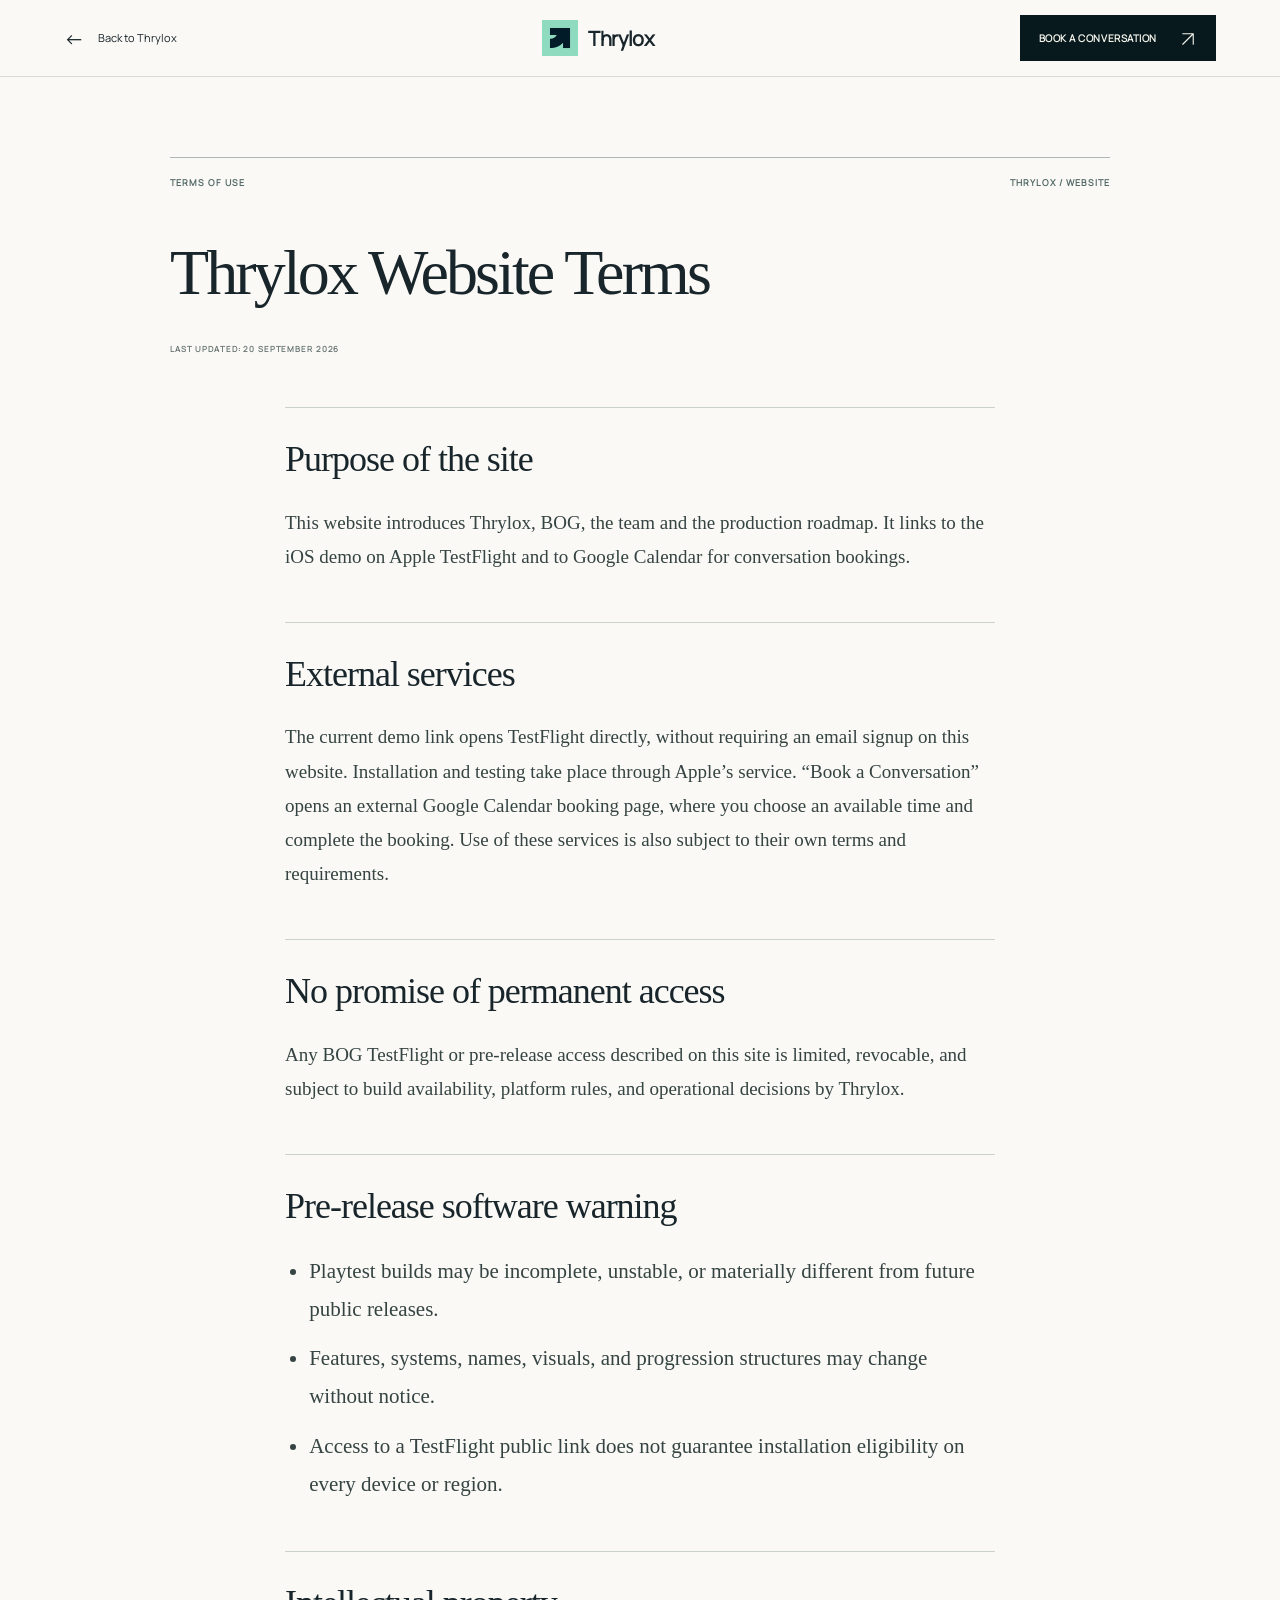
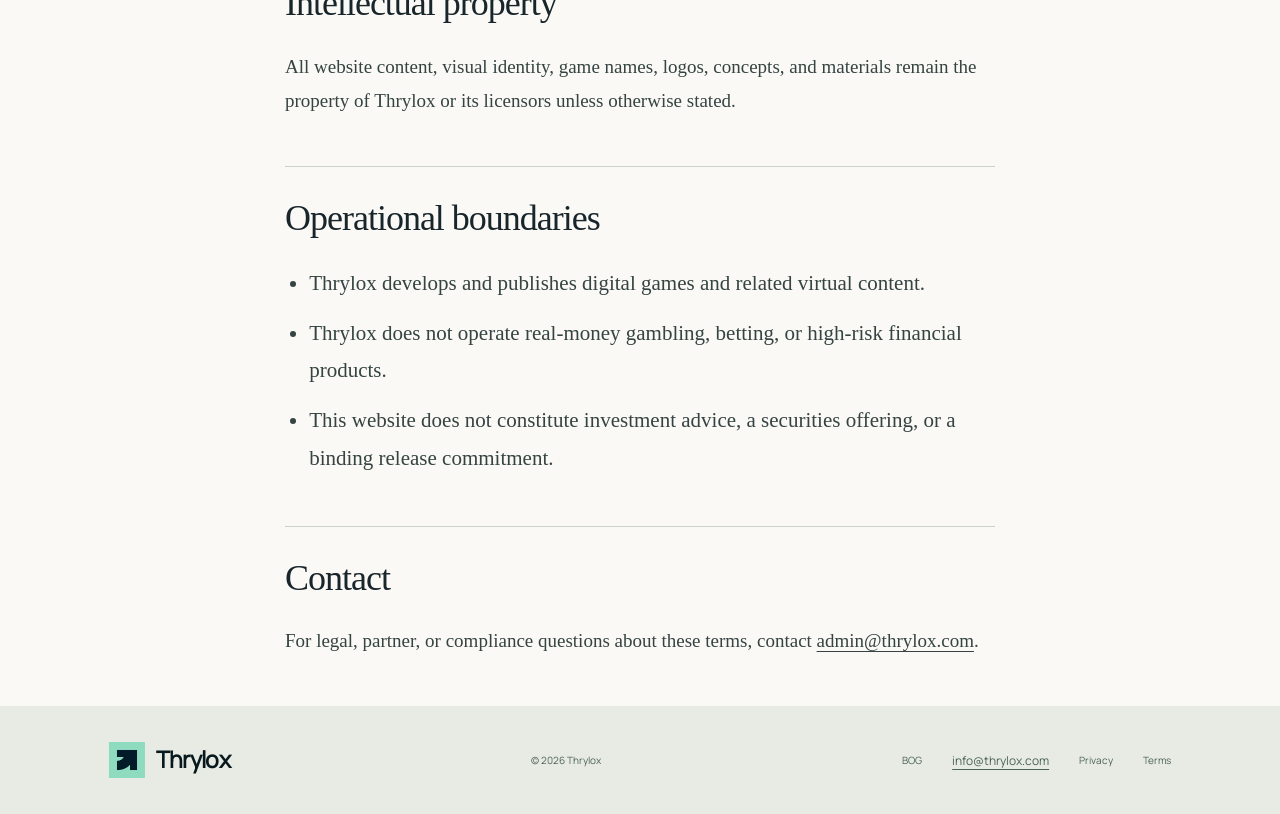
<file: terms.html>
<!doctype html><html lang="en"><head><meta charset="utf-8"><meta name="viewport" content="width=device-width,initial-scale=1"><meta name="theme-color" content="#faf9f6"><title>Thrylox Website Terms — Thrylox</title><meta name="description" content="Terms for using the Thrylox website and accessing BOG playtest and conversation links."><link rel="icon" href="./assets/investor/thrylox-logo.png" type="image/png"><link rel="preload" href="./assets/investor/barlow-600.ttf" as="font" type="font/ttf" crossorigin><link rel="stylesheet" href="./investor/styles/site.css?v=884b62b967d5"><script type="module" src="./investor/runtime/app.mjs?v=6d2e1b4f6fd4"></script><meta name="robots" content="noindex, follow"><link rel="canonical" href="https://thrylox.com/terms.html"><link rel="stylesheet" href="./investor/styles/legal.css?v=64c6aa80ee30"></head><body class="editorial" data-page="editorial"><a class="skip-link" href="#main">Skip to content</a><header class="editorial-header"><a href="./" class="return-link"><span aria-hidden="true">←</span> Back to Thrylox</a><a class="brand editorial-brand" href="./" aria-label="Thrylox home"><img src="./assets/investor/thrylox-logo.png" width="48" height="48" alt=""><span>Thrylox</span></a><a class="button booking button-small" href="https://calendar.app.google/B2CGnXTToixu7rRy5" data-booking="legal-sticky" target="_blank" rel="noopener noreferrer">Book a Conversation<span aria-hidden="true"><svg xmlns="http://www.w3.org/2000/svg" viewBox="0 0 24 24" width="1em" height="1em" fill="none" stroke="currentColor" stroke-width="1.5" stroke-linecap="round" stroke-linejoin="round" aria-hidden="true" focusable="false" style="display:inline-block;vertical-align:middle"><path d="M5 19 19 5M5 5h14v14"/></svg></span><span class="sr-only"> (opens booking calendar in a new tab)</span></a></header><main id="main"><article class="longread legal-longread" data-legal-page="terms"><header class="article-intro"><div class="article-eyebrow"><span>Terms of use</span><span>THRYLOX / WEBSITE</span></div><h1>Thrylox Website Terms</h1><div class="article-meta"><span>Last updated: <time datetime="2026-09-20">20 September 2026</time></span></div></header><div class="story-body legal-body"><section id="purpose-of-the-site" class="story-section legal-section"><h2>Purpose of the site</h2><p>This website introduces Thrylox, BOG, the team and the production roadmap. It links to the iOS demo on Apple TestFlight and to Google Calendar for conversation bookings.</p></section><section id="external-services" class="story-section legal-section"><h2>External services</h2><p>The current demo link opens TestFlight directly, without requiring an email signup on this website. Installation and testing take place through Apple’s service. “Book a Conversation” opens an external Google Calendar booking page, where you choose an available time and complete the booking. Use of these services is also subject to their own terms and requirements.</p></section><section id="no-promise-of-permanent-access" class="story-section legal-section"><h2>No promise of permanent access</h2><p>Any BOG TestFlight or pre-release access described on this site is limited, revocable, and subject to build availability, platform rules, and operational decisions by Thrylox.</p></section><section id="pre-release-software-warning" class="story-section legal-section"><h2>Pre-release software warning</h2><ul><li>Playtest builds may be incomplete, unstable, or materially different from future public releases.</li><li>Features, systems, names, visuals, and progression structures may change without notice.</li><li>Access to a TestFlight public link does not guarantee installation eligibility on every device or region.</li></ul></section><section id="intellectual-property" class="story-section legal-section"><h2>Intellectual property</h2><p>All website content, visual identity, game names, logos, concepts, and materials remain the property of Thrylox or its licensors unless otherwise stated.</p></section><section id="operational-boundaries" class="story-section legal-section"><h2>Operational boundaries</h2><ul><li>Thrylox develops and publishes digital games and related virtual content.</li><li>Thrylox does not operate real-money gambling, betting, or high-risk financial products.</li><li>This website does not constitute investment advice, a securities offering, or a binding release commitment.</li></ul></section><section id="contact" class="story-section legal-section"><h2>Contact</h2><p>For legal, partner, or compliance questions about these terms, contact <a href="mailto:admin@thrylox.com">admin@thrylox.com</a>.</p></section></div></article></main><footer class="footer"><a class="brand footer-name" href="./" aria-label="Thrylox home"><img src="./assets/investor/thrylox-logo.png" width="48" height="48" alt=""><span>Thrylox</span></a><span>© 2026 Thrylox</span><div class="footer-links"><a href="./bog.html">BOG</a><a class="email-link" href="mailto:info@thrylox.com">info@thrylox.com</a><a href="./privacy.html">Privacy</a><a href="./terms.html">Terms</a></div></footer></body></html>
</file>
<file: investor/styles/site.css>
@font-face{font-family:Barlow;src:url('../../assets/investor/barlow-600.ttf') format('truetype');font-style:normal;font-weight:600;font-display:swap}
@font-face{font-family:Manrope;src:url('../../assets/investor/manrope-400.ttf') format('truetype');font-style:normal;font-weight:400;font-display:swap}
:root{--ink:#08191e;--panel:#10272d;--paper:#faf9f6;--cream:#eae9db;--white:#f3f3e9;--muted:#adc0c3;--cyan:#a6d9d8;--amber:#ffb347;--line:#496066;--display:Barlow,'Arial Narrow',Impact,sans-serif;--body:Manrope,'Helvetica Neue',Arial,sans-serif;--reading:Georgia,'Times New Roman',serif;--gutter:clamp(32px,8.5vw,144px);color-scheme:dark}
*{box-sizing:border-box}html{scroll-padding-top:90px}body{margin:0;background:var(--ink);color:var(--white);font-family:var(--body);font-size:16px;line-height:1.65;-webkit-font-smoothing:antialiased}a{color:inherit;text-decoration:none}button,input{font:inherit}a,button{-webkit-tap-highlight-color:transparent}a:focus-visible,button:focus-visible,summary:focus-visible,video:focus-visible{outline:3px solid var(--amber);outline-offset:6px}a:hover{text-decoration:none}p{margin:0 0 1.3em}h1,h2,h3{line-height:1.03;margin:0;font-weight:600}h1,h2{font-family:var(--display)}h2{font-size:clamp(56px,5.7vw,88px);letter-spacing:-.015em}h3{font-family:var(--body)}img,video{display:block;max-width:100%;height:auto}figure{margin:0}svg{display:block}[hidden]{display:none!important}.sr-only{position:absolute;width:1px;height:1px;padding:0;margin:-1px;overflow:hidden;clip:rect(0,0,0,0);white-space:nowrap;border:0}.skip-link{position:fixed;top:12px;left:12px;z-index:200;transform:translateY(-180%);background:var(--amber);color:var(--ink);padding:10px 20px}.skip-link:focus{transform:none}.button{display:inline-flex;align-items:center;justify-content:space-between;gap:30px;min-height:56px;padding:16px 23px;background:var(--amber);color:var(--ink);font-size:12px;font-weight:bold;text-transform:uppercase;letter-spacing:.055em;line-height:1.2;border:1px solid transparent;transition:background .18s,transform .18s}.button>span[aria-hidden]{font-size:23px;font-weight:400;line-height:1}.button:hover{background:#ffd194;transform:translateY(-2px)}.button-small{font-size:10px;padding:12px 18px;min-height:44px;gap:22px}.button-small>span[aria-hidden]{font-size:18px}.text-link{display:inline-flex;align-items:center;justify-content:space-between;gap:35px;border-bottom:1px solid currentColor;padding-bottom:12px;font-size:13px;font-weight:bold;line-height:1.5}.text-link span{font-size:22px}.text-link:hover{color:var(--amber)}.eyebrow,.chapter-top,.chapter-side-note,.hero-bottom,.game-caption,.route-label,.route-footnote,.art-caption,.article-meta,.article-eyebrow{font-family:var(--body);font-size:10px;letter-spacing:.11em;text-transform:uppercase;font-weight:bold}.brand{display:inline-flex;align-items:center;gap:13px;font-size:28px;letter-spacing:-1px;font-weight:bold}.brand img{width:32px;height:32px}.chapter{position:relative;padding:75px var(--gutter) 100px;scroll-margin-top:0}.chapter:focus{outline:none}.chapter-top{display:flex;justify-content:space-between;border-top:1px solid var(--line);padding-top:17px;margin-bottom:67px;gap:20px;color:var(--muted)}.chapter-top>span:last-child{opacity:.8}.chapter-copy p,.section-intro p{max-width:390px;color:var(--muted);font-size:16px;line-height:1.85;margin:26px 0 33px}.section-intro{display:grid;grid-template-columns:1.1fr 1fr;gap:80px;align-items:end;margin-bottom:55px}.section-intro>p{margin:0 0 5px;justify-self:end}.section-intro>div{justify-self:end;max-width:380px}.section-intro>div>p{margin:0 0 25px}.split{display:grid;grid-template-columns:1fr 1.1fr;gap:65px;align-items:center}.media-shell{display:block;position:relative}.media-error{display:block;padding:30px;font-size:12px;color:inherit}.media-failed>img{visibility:hidden}.media-failed>.media-error{position:absolute;inset:0;display:grid;place-items:center;text-align:center;background:var(--panel)}
/* A single invitation. The world is atmosphere, never evidence. */
.hero{height:100svh;min-height:760px;max-height:1200px;padding:0;isolation:isolate;overflow:hidden;background:#142a32}.hero-background,.hero-shade{position:absolute;inset:0;z-index:-2}.hero-background img{height:100%;width:100%;object-fit:cover;object-position:65% center}.hero-shade{z-index:-1;background:linear-gradient(90deg,rgba(4,17,22,.87),rgba(4,17,22,.42) 47%,rgba(4,17,22,.04) 76%),linear-gradient(0deg,#08191e 0%,transparent 30%)}.hero-brand{position:absolute;top:34px;left:var(--gutter)}.hero-content{position:absolute;left:var(--gutter);top:24%;width:57%;max-width:850px}.hero h1{font-size:clamp(65px,6.45vw,112px);line-height:.97;letter-spacing:-.012em;max-width:790px;text-wrap:balance}.hero h1>span{display:block;color:var(--amber);font-size:.69em;margin-top:22px;letter-spacing:.002em}.hero .button{margin-top:41px;min-width:258px}.hero-bottom{position:absolute;left:var(--gutter);right:var(--gutter);bottom:31px;display:flex;align-items:center;gap:18px;color:#bac9c9;font-size:9px}.hero-bottom>span:last-child{margin-left:auto;font-size:8px}.vertical-line{height:45px;width:1px;background:var(--cyan)}
/* Native sticky navigation is usable without scripting. */
.journey-nav{position:sticky;top:0;z-index:40;height:78px;background:#0a1c21f5;backdrop-filter:blur(16px)}.nav-inner{display:flex;align-items:center;gap:30px;height:77px;margin-inline:var(--gutter)}.nav-home{font-family:var(--display);font-size:28px;letter-spacing:-2px;white-space:nowrap;color:var(--cyan)}.nav-home span{font-size:20px}.journey-nav nav{display:flex;align-items:center;justify-content:space-between;gap:25px;max-width:600px;flex:1}.journey-nav nav a{position:relative;display:flex;align-items:center;gap:8px;font-size:11px;padding-block:21px;color:var(--muted);white-space:nowrap}.journey-nav nav a span{font-size:8px;opacity:.55}.journey-nav nav a[aria-current]{color:var(--white)}.journey-nav nav a[aria-current]:after{content:'';position:absolute;bottom:8px;height:3px;width:14px;background:var(--amber);left:0}.journey-nav .booking{margin-left:auto}.progress-track{height:1px;background:#ffffff15}.progress-track span{display:block;height:1px;background:var(--amber);transform:scaleX(0);transform-origin:left}.journey-enhanced .journey-nav{position:fixed;top:0;left:0;right:0;transform:translateY(-105%);visibility:hidden;transition:transform .22s,visibility .22s}.journey-enhanced .journey-nav.is-visible{visibility:visible;transform:translateY(0)}
/* The game is shown through supplied demo imagery. */
.bog-chapter{padding-top:74px;padding-bottom:110px}.bog-chapter .split{min-height:470px}.chapter-side-note{display:block;margin-top:80px;color:var(--muted);font-size:8px}.game-window{position:relative;min-width:0;padding-top:65px}.world-wordmark{position:absolute;top:-46px;left:0;right:0;text-align:center;font-family:var(--display);font-size:280px;line-height:1;color:#20393e;letter-spacing:-10px}.screen-array{position:relative;margin-inline:-12px;display:flex;justify-content:center;align-items:center}.game-screen{width:35%;box-shadow:0 25px 35px #0006;border:4px solid #273b3e;background:#1f3137;overflow:hidden;border-radius:10px}.game-screen img{width:100%;height:auto;aspect-ratio:9/16;object-fit:cover}.screen-one{transform:rotate(-9deg) translate(16px,28px)}.screen-two{width:41%;z-index:2;transform:translateY(-3px)}.screen-three{transform:rotate(9deg) translate(-16px,28px)}.game-caption{margin-top:32px;text-align:center;color:var(--muted);font-size:8px;letter-spacing:.13em}.proof-chapter{background:#10262c;padding-bottom:66px}.video-wrap{position:relative;background:#041015;aspect-ratio:16/9}.video-wrap video{width:100%;height:100%;object-fit:contain}.video-figure>figcaption{display:flex;justify-content:space-between;gap:20px;color:var(--muted);font-size:9px;margin-top:17px;letter-spacing:.025em}.video-figure>figcaption>span:first-child{font-size:9px;letter-spacing:.12em}.video-description{font-size:11px;color:var(--muted);margin-top:15px}.video-description summary{cursor:pointer;width:fit-content;padding:4px 0}.video-description p{max-width:700px;padding-top:12px}.video-error{position:absolute;inset:0;display:flex;flex-direction:column;align-items:flex-start;justify-content:center;padding:10%;color:var(--white)}.video-error p{max-width:470px;margin-top:18px;font-size:clamp(12px,2vw,19px)}.proof-bottom{border-top:1px solid var(--line);padding-top:25px;margin-top:26px;display:flex;justify-content:space-between;align-items:center;gap:20px}.proof-bottom>span{font-size:10px;letter-spacing:.08em}.status-dot{display:inline-block;width:6px;height:6px;border-radius:50%;background:var(--cyan);margin-right:9px}.proof-bottom .text-link{border:0;padding:0;font-size:12px}
/* People and the route are quieter changes of pace. */
.team-chapter{background:var(--cream);color:var(--ink);padding-top:72px;padding-bottom:70px}.team-chapter .chapter-top{border-color:#acb1a9;color:#455b5c}.team-chapter .section-intro p{color:#3d5356}.team-chapter .text-link:hover{color:#755008}.crew-preview{display:grid;grid-template-columns:repeat(4,1fr);gap:22px}.portrait{position:relative;overflow:hidden;background:#d4d8d1;aspect-ratio:1}.portrait img{position:absolute;max-width:none;width:760%;height:auto;left:var(--portrait-x);top:var(--portrait-y);filter:saturate(.5)}.portrait-error{position:absolute;inset:0;display:grid;place-items:center;font-size:12px}.crew-preview figcaption{display:flex;gap:11px;align-items:flex-start;margin-top:17px}.crew-preview figcaption strong{display:block;font-size:13px;line-height:1.4}.crew-preview figcaption div>span{display:block;font-size:9px;color:#4b5b59;margin-top:5px}.crew-index{font-family:var(--display);font-size:14px;color:#60716b;line-height:1.35}.team-rest{display:flex;align-items:center;justify-content:space-between;gap:25px;border-top:1px solid #b9c0b8;margin-top:43px;padding-top:23px;font-size:10px}.team-rest>span{letter-spacing:.1em;font-size:8px;white-space:nowrap}.team-rest>p{margin:0;max-width:590px;font-size:10px}.team-rest>a{white-space:nowrap}.team-rest a:hover{text-decoration:underline}.roadmap-chapter{padding-block:77px 80px}.journey-route{list-style:none;display:grid;grid-template-columns:repeat(4,1fr);margin:90px 0 35px;padding:0}.journey-route li{position:relative;padding:38px 27px 0 0;border-top:1px dashed #607276}.journey-route li:first-child{border-top-style:solid;border-color:var(--cyan)}.journey-route li.stage-current{border-image:linear-gradient(90deg,var(--amber),#607276) 1;border-top-style:solid}.route-node{position:absolute;left:0;top:-17px;width:32px;height:32px;display:grid;place-items:center;background:var(--ink);border:1px solid #607276;border-radius:50%;color:var(--cyan);font-size:17px}.stage-past .route-node{border-color:var(--cyan)}.stage-current .route-node{background:var(--amber);color:var(--ink);border-color:var(--amber);box-shadow:0 0 0 7px #ffb34710}.route-label{font-size:8px;color:var(--muted);display:block;margin-bottom:16px}.stage-current .route-label{color:var(--amber)}.journey-route h3{font-family:var(--display);font-size:28px;line-height:1.2;margin-bottom:13px}.journey-route p{font-size:12px;color:var(--muted);max-width:190px}.route-footnote{text-transform:none;letter-spacing:0;color:#9db4b8;font-size:10px;margin:0}.round-chapter{background:var(--cyan);color:var(--ink);padding-block:62px 92px}.round-chapter .chapter-top{color:#345456;border-color:#789f9f;margin-bottom:69px}.round-grid{display:grid;grid-template-columns:1.4fr 1fr;gap:65px;align-items:center}.round-grid h2{font-size:clamp(80px,9.4vw,150px);letter-spacing:-.035em;white-space:nowrap}.round-details p{font-family:var(--reading);font-size:27px;line-height:1.35;max-width:280px;margin-bottom:16px}.round-details>span{font-size:12px;display:block}.round-details .button{margin-top:28px;background:var(--ink);color:var(--white)}.round-details .button:hover{background:#254047}.final-chapter{isolation:isolate;min-height:650px;padding-block:95px;display:flex;align-items:center;overflow:hidden}.final-background,.final-shade{position:absolute;inset:0;z-index:-2}.final-background img{width:100%;height:100%;object-fit:cover;object-position:70% center}.final-shade{z-index:-1;background:linear-gradient(90deg,#04151bed,#04151b40),linear-gradient(0deg,#08191e,transparent 50%)}.final-copy>.eyebrow{font-size:8px;color:var(--muted)}.final-copy h2{font-size:clamp(84px,9vw,145px);margin:30px 0 35px}.art-caption{position:absolute;right:var(--gutter);bottom:25px;font-size:8px;color:#b9cccc}.footer{display:flex;align-items:center;gap:40px;justify-content:space-between;padding:35px var(--gutter);color:#a7babc;font-size:10px;background:var(--ink)}.footer-name{font-family:var(--display);font-size:23px;color:var(--white);letter-spacing:1px}.footer>div{display:flex;gap:30px}.footer a:hover{color:var(--amber)}
/* Renderer: artwork, expressive screen, and asset-independent static fallback. */
.robot-guide{position:absolute;top:35%;left:70%;width:25%;pointer-events:none;z-index:35;filter:drop-shadow(0 15px 13px #0005)}.journey-enhanced .robot-guide{position:absolute;top:0;left:0;right:auto;bottom:auto;width:var(--robot-size,390px);transform:translate3d(var(--robot-x,72vw),var(--robot-y,30vh),0) rotate(var(--robot-angle,-7deg)) scale(var(--robot-scale,1));opacity:var(--robot-opacity,1);transition:none;will-change:transform,opacity}.robot-guide.instant{transition:none}.robot-float{position:relative;animation:robot-hover 5s ease-in-out infinite}.robot-body{width:100%;height:auto;position:relative;z-index:1}.robot-face{position:absolute;width:32%;height:26%;left:28.5%;top:38%;transform:rotate(-4deg);color:#5cffe0;z-index:2;filter:drop-shadow(0 0 3px #30cdb0)}.robot-eyes{transform-origin:50% 40%;animation:robot-blink 7s infinite}.robot-check{display:none}.robot-guide[data-face=check] .robot-check{display:block}.robot-guide[data-face=check] .robot-eyes,.robot-guide[data-face=check] .robot-smile{display:none}.robot-guide[data-face=curious] .eye-right{transform:translateY(-5px)}.robot-guide[data-face=wink] .eye-right{transform-origin:110px 35px;transform:scaleY(.2)}.robot-fallback{position:absolute;inset:28% 21% 17%;border:7px solid #a4afa6;border-radius:10px;background:#183936;box-shadow:9px 8px 0 #405252}.robot-fallback b{font-family:monospace;color:#5cffe0;font-size:clamp(16px,2.7vw,45px);display:grid;place-items:center;height:100%}.robot-fallback i{position:absolute;width:2px;height:24px;background:#9fa89c;top:-28px;left:25%}.robot-fallback span{position:absolute;width:30%;height:7px;background:var(--amber);bottom:-15px;left:20%}.robot-guide:not(.asset-failed) .robot-fallback{visibility:hidden}.robot-guide.asset-failed .robot-body{visibility:hidden}.robot-guide.asset-failed .robot-face{display:none}.robot-guide.asset-failed .robot-float{animation:none}@keyframes robot-hover{0%,100%{transform:translateY(0)}50%{transform:translateY(-9px)}}@keyframes robot-blink{0%,42%,45%,100%{transform:scaleY(1)}43%,44%{transform:scaleY(.06)}}
/* Editorial mode: quiet typography and content-led modules. */
.editorial{background:var(--paper);color:#18252a;color-scheme:light}.editorial-header{position:sticky;top:0;z-index:40;display:flex;justify-content:space-between;align-items:center;gap:20px;min-height:77px;padding:14px 5vw;background:#faf9f6f5;border-bottom:1px solid #daddd5;backdrop-filter:blur(15px)}.return-link{font-size:11px;display:flex;align-items:center;gap:14px}.return-link:hover{text-decoration:underline;text-underline-offset:5px}.return-link>span{font-size:20px}.editorial-brand{font-family:var(--display);font-size:23px;letter-spacing:1px}.editorial .button{background:var(--ink);color:var(--white)}.editorial .button:hover{background:#36565b}.editorial .text-link:hover{color:#456d71}.longread{padding:80px 6vw 0}.article-intro{max-width:940px;margin:0 auto 65px}.article-eyebrow{display:flex;justify-content:space-between;gap:20px;color:#526867;border-top:1px solid #adb7b3;padding-top:18px;margin-bottom:47px;font-size:9px}.article-intro h1{font-family:var(--reading);font-weight:400;font-size:clamp(46px,5vw,75px);letter-spacing:-.045em;line-height:1.08;margin-bottom:29px}.article-deck{font-family:var(--reading);font-size:24px;line-height:1.5;max-width:760px;color:#4b5554}.article-meta{display:flex;gap:25px;font-size:8px;color:#687572;margin-top:35px}.editorial-wide{max-width:1060px;margin:0 auto 85px}.editorial .video-figure>figcaption,.editorial .video-description{color:#566661}.story-body{max-width:900px;margin:0 auto}.story-section{margin-bottom:72px;max-width:710px;margin-left:auto;margin-right:auto}.story-section h2,.timeline-entry h2,.people-section h2{font-family:var(--reading);font-weight:400;font-size:36px;line-height:1.18;letter-spacing:-.028em;margin:0 0 25px}.story-section p,.timeline-entry>p,.person p,.editor-note p{font-family:var(--reading);font-size:19px;line-height:1.8;color:#354442}.story-with-media{display:grid;grid-template-columns:1fr 210px;gap:65px;max-width:900px;align-items:center;padding-block:24px;border-top:1px solid #d3d9d3;border-bottom:1px solid #d3d9d3}.inline-screen{max-width:210px}.inline-screen img{width:100%;aspect-ratio:9/16;object-fit:contain}.inline-screen figcaption{font-size:8px;letter-spacing:.06em;margin-top:12px;color:#62716c}.evidence-slot{margin-top:30px;min-height:190px;padding:30px;display:flex;flex-direction:column;justify-content:center;align-items:center;background:#efefe9;border:1px dashed #a5b1a9;text-align:center}.slot-cross{font-size:30px;color:#8b9e94;font-weight:400;line-height:1;margin-bottom:15px}.evidence-slot strong{font-family:var(--body);font-size:13px;font-weight:400}.evidence-slot p{font-family:var(--body);font-size:11px;line-height:1.5;color:#566962;margin:8px 0 18px}.evidence-slot figcaption{font-size:8px;letter-spacing:.07em;color:#68776f}.people-section{max-width:900px;margin:90px auto}.reading-column{max-width:710px;margin:auto auto 45px}.people-section .eyebrow{color:#60756f;font-size:9px}.people-section h2{font-size:48px;margin-top:15px}.person{display:grid;grid-template-columns:200px 1fr;gap:55px;padding:40px 0;border-top:1px solid #c9d1c9}.person .portrait{max-width:200px}.person h3{font-family:var(--reading);font-weight:400;font-size:30px;line-height:1.2;margin:13px 0 18px}.person p{font-size:17px;margin-bottom:22px}.person-links{display:flex;flex-wrap:wrap;gap:14px 25px;font-size:10px}.person-links a{text-decoration:underline;text-underline-offset:5px}.person-links a:hover{color:#34635b}.person-links a span{display:inline}.pending-copy{color:#66746c;max-width:300px}.portrait-missing{display:flex;align-items:center;justify-content:center;flex-direction:column;background:#e8ebe3;border:1px solid #d2d9ce}.portrait-missing>span{font-family:var(--reading);font-size:50px;color:#89998b}.portrait-missing>small{font-size:9px;margin-top:15px;color:#5c6e61}.editor-note{padding:25px 0;border-top:1px solid #c9d1c9;margin-top:25px}.editor-note strong{font-family:var(--reading);font-size:22px;font-weight:400}.editor-note p{font-size:16px;margin-top:12px}.editorial-timeline{max-width:800px;margin:0 auto;padding-left:45px}.timeline-entry{position:relative;border-left:1px solid #bdc8bf;padding:0 0 70px 55px}.timeline-node{position:absolute;left:-7px;top:0;background:#597168;width:13px;height:13px;border-radius:50%;border:3px solid var(--paper)}.timeline-entry>.eyebrow{font-size:8px;display:block;line-height:1.8;margin-bottom:21px;color:#5c7067}.timeline-entry h2{font-size:37px}.timeline-entry.timeline-current .timeline-node{background:#c88a2b;box-shadow:0 0 0 5px #e7d9b9}.timeline-current>.eyebrow{color:#855812}.timeline-future .timeline-node{background:var(--paper);border:1px solid #80948a}.timeline-future{border-left-style:dashed}.timeline-entry:last-child{padding-bottom:20px}.timeline-entry .video-figure{margin-top:30px}.timeline-entry .video-figure>figcaption{flex-wrap:wrap;gap:5px;font-size:8px}.launch-targets{display:grid;grid-template-columns:1fr 1fr;gap:30px;margin:35px 0;padding-block:27px;border-top:1px solid #b9c8bd;border-bottom:1px solid #b9c8bd}.launch-targets>div{display:flex;flex-direction:column-reverse;gap:8px}.launch-targets dt{font-size:10px;color:#566c60}.launch-targets dd{font-family:var(--display);font-size:45px;line-height:1;margin:0}.timeline-entry>.target-note{font-family:var(--body);font-size:11px;line-height:1.8}.continue-journey{display:flex;align-items:center;flex-direction:column;gap:18px;text-align:center;border-top:1px solid #b5c3b8;padding:55px 0 70px;max-width:940px;margin:100px auto 0}.continue-journey .eyebrow{color:#5b7165;font-size:8px}.continue-journey>a{font-family:var(--reading);font-size:35px;line-height:1.3}.continue-journey>a:hover{color:#527d6c}.continue-journey>span:last-child{font-size:10px;color:#607365}.editorial .footer{background:#e8ebe3;color:#4b6255}.editorial .footer-name{color:var(--ink)}.editorial .footer a:hover{color:#77571a}.conversation-page{min-height:70vh;max-width:760px;margin:auto;padding:100px 30px}.conversation-page h1{font-family:var(--reading);font-size:72px;margin:30px 0}.conversation-page p{font-family:var(--reading);font-size:23px;max-width:550px}.conversation-page .button{margin-top:20px}
.portrait-photo img{position:static;width:100%;height:100%;object-fit:cover;filter:none}
@media(min-width:1800px){:root{--gutter:max(144px,calc((100vw - 1500px)/2))}.hero-content{width:50%}}
@media(max-width:1100px){:root{--gutter:8vw}.hero{min-height:710px}.hero h1{font-size:8vw}.hero-content{width:60%;top:25%}.nav-inner{gap:24px}.journey-nav nav{gap:17px}.journey-nav nav a span{display:none}.journey-nav .button{font-size:9px;gap:15px;padding-inline:14px}.split{gap:35px}.game-window{padding-top:35px}.screen-array{margin-inline:-15px}.world-wordmark{font-size:230px;top:-25px}.chapter-copy h2{font-size:62px}.section-intro{gap:45px}.round-grid{gap:30px;grid-template-columns:1.2fr 1fr}.round-grid h2{font-size:10vw}.round-details p{font-size:23px}.team-rest{flex-wrap:wrap}.team-rest>p{flex:1}.crew-preview{gap:15px}.crew-preview figcaption{gap:7px}.crew-preview figcaption strong{font-size:11px}.crew-preview figcaption div>span{font-size:8px}.journey-route h3{font-size:25px}.journey-route p{font-size:11px}.story-with-media{gap:40px}.robot-guide[data-section=hero]{filter:drop-shadow(0 15px 13px #0006)}}
@media(max-width:760px){
 :root{--gutter:24px}html{scroll-padding-top:112px}.chapter{padding:46px var(--gutter) 58px}.chapter-top{margin-bottom:38px;font-size:8px;letter-spacing:.09em;gap:12px;padding-top:15px}.chapter-top>span:last-child{font-size:7px}.hero{height:auto;min-height:0;max-height:none;padding:148px var(--gutter) 20px}.hero-brand{top:25px}.brand{font-size:26px}.brand img{width:29px;height:29px}.hero-content{position:relative;top:auto;left:auto;width:100%;max-width:620px}.hero h1{font-size:clamp(57px,11.7vw,87px);max-width:610px;line-height:.99;letter-spacing:-.018em;text-wrap:initial}.hero h1>span{font-size:.71em;margin-top:20px}.hero .button{margin-top:28px;font-size:11px;min-height:52px;min-width:245px}.hero-background img{object-position:65% center}.hero-shade{background:linear-gradient(0deg,#08191e 0%,#08191e22 33%,#08191e99 69%,#08191ec0),linear-gradient(90deg,#06151d9c,transparent)}.hero-bottom{position:relative;left:auto;right:auto;bottom:auto;min-height:44px;margin-top:32px;font-size:7px;gap:13px}.hero-bottom>span:last-child{font-size:6px}.vertical-line{height:28px}.journey-nav{height:106px}.nav-inner{height:105px;margin:0 18px;display:grid;grid-template-columns:1fr auto;grid-template-rows:59px 45px;gap:0 15px}.nav-home{font-size:23px;padding-left:0}.journey-nav .booking{grid-column:2;grid-row:1;margin:0;font-size:9px;padding:11px 12px;min-height:37px;gap:14px}.journey-nav nav{grid-column:1 / -1;grid-row:2;max-width:none;width:100%;gap:16px;border-top:1px solid #ffffff18}.journey-nav nav a{font-size:10px;padding-block:11px;justify-content:center;flex:1}.journey-nav nav a[aria-current]:after{bottom:2px;left:calc(50% - 7px)}h2{font-size:55px}.split,.section-intro{grid-template-columns:1fr;gap:28px}.section-intro{margin-bottom:35px}.section-intro>div,.section-intro>p{justify-self:start;max-width:540px}.section-intro p,.chapter-copy p{font-size:14px;line-height:1.8;max-width:470px}.section-intro>p{margin:0}.section-intro>div>p{margin:0 0 25px}.chapter-copy h2{font-size:56px}.chapter-copy p{margin:23px 0}.text-link{font-size:12px;gap:35px;padding-bottom:9px}.chapter-side-note{display:none}.bog-chapter .split{min-height:0}.game-window{padding-top:47px;max-width:480px;width:100%;margin:35px auto 0}.world-wordmark{font-size:260px;top:-25px}.screen-array{margin-inline:0}.game-screen{border-width:3px;border-radius:8px}.game-caption{font-size:7px}.proof-chapter{padding-bottom:37px}.video-figure>figcaption{font-size:8px;flex-direction:column;gap:5px;margin-top:12px}.video-figure>figcaption>span:first-child{font-size:8px}.video-description{font-size:10px}.video-error{padding:6%}.video-error .eyebrow{font-size:8px}.video-error p{font-size:12px;line-height:1.6;margin:10px 0}.video-error .text-link{font-size:10px}.proof-bottom{align-items:center;gap:12px;margin-top:22px;padding-top:20px}.proof-bottom>span{font-size:8px;letter-spacing:0}.proof-bottom .text-link{font-size:10px;gap:12px}.team-chapter{padding-bottom:44px}.crew-preview{grid-template-columns:1fr 1fr;gap:28px 16px}.crew-preview figcaption strong{font-size:12px}.crew-preview figcaption div>span{font-size:8px}.team-rest{display:block;margin-top:30px;padding-top:20px}.team-rest>p{font-size:11px;margin:12px 0 18px;line-height:1.9;max-width:330px}.team-rest>a{font-size:11px}.journey-route{grid-template-columns:1fr;margin:55px 0 25px;padding-left:15px}.journey-route li,.journey-route li.stage-current{border-top:0;border-left:1px dashed #607276;border-image:none;padding:0 0 30px 35px;min-height:136px}.journey-route li:first-child{border-left-style:solid}.journey-route li.stage-current{border-left-style:solid;border-color:var(--amber)}.journey-route li:last-child{padding-bottom:0;min-height:103px}.route-node{left:-16px;top:0}.route-label{padding-top:5px;margin-bottom:12px}.journey-route h3{font-size:29px;margin-bottom:10px}.journey-route p{font-size:12px;max-width:260px;margin-bottom:0}.route-footnote{font-size:10px}.round-chapter{padding-block:43px 52px}.round-chapter .chapter-top{margin-bottom:36px}.round-grid{grid-template-columns:1fr;gap:28px}.round-grid h2{font-size:clamp(79px,17vw,120px);line-height:1.05}.round-details p{font-size:25px;max-width:280px}.round-details .button{margin-top:27px}.final-chapter{min-height:620px;padding-block:65px}.final-copy h2{font-size:87px;margin-block:25px 33px}.final-copy>.eyebrow{font-size:7px;max-width:250px;display:block;line-height:1.8}.final-background img{object-position:74% center}.final-shade{background:linear-gradient(90deg,#04151bed,#04151b80),linear-gradient(0deg,#08191e,transparent)}.art-caption{font-size:7px}.footer{flex-wrap:wrap;gap:18px 25px;padding-block:26px;font-size:9px}.footer>div{width:100%;gap:25px}.footer-name{font-size:22px}.robot-guide{top:20px;bottom:auto;left:auto;right:20px;width:clamp(108px,34vw,132px)}.journey-enhanced .robot-guide{right:auto;bottom:auto;z-index:45}.robot-float{animation-duration:6s}.robot-fallback{border-width:3px}.robot-fallback b{font-size:18px}.robot-fallback i{height:9px;top:-13px}.robot-fallback span{height:3px;bottom:-7px}.robot-guide[data-section=hero] .robot-fallback b{font-size:29px}
 .editorial-header{padding:12px 18px;gap:12px;min-height:70px}.editorial-brand{display:none}.return-link{font-size:10px;gap:7px;max-width:150px;line-height:1.5}.return-link>span{font-size:18px}.editorial-header .button{font-size:8px;gap:10px;padding:12px 10px;min-height:40px}.editorial-header .button>span[aria-hidden]{font-size:15px}.longread{padding:43px 24px 0}.article-intro{margin-bottom:37px}.article-eyebrow{font-size:8px;margin-bottom:33px;padding-top:13px;gap:16px}.article-eyebrow>span:last-child{font-size:7px}.article-intro h1{font-size:clamp(39px,8vw,59px);line-height:1.12;letter-spacing:-.045em;margin-bottom:24px}.article-deck{font-size:20px;line-height:1.55}.article-meta{font-size:7px;gap:18px;flex-wrap:wrap;margin-top:28px}.editorial-wide{margin-inline:-8px;margin-bottom:50px}.story-section{margin-bottom:48px}.story-section h2,.timeline-entry h2{font-size:29px;margin-bottom:22px}.story-section p,.timeline-entry>p{font-size:18px;line-height:1.75}.story-with-media{grid-template-columns:1fr;gap:25px;padding-block:28px}.inline-screen{max-width:240px;margin-inline:auto;width:75%}.inline-screen figcaption{font-size:7px;text-align:center}.story-section .text-link{font-size:11px;gap:12px}.evidence-slot{padding:24px 16px;min-height:175px;margin-top:25px}.evidence-slot strong{font-size:12px}.evidence-slot figcaption{font-size:7px;line-height:1.7}.people-section{margin-block:55px}.reading-column{margin-bottom:25px}.people-section h2{font-size:39px}.person{grid-template-columns:100px 1fr;gap:20px;padding:29px 0;align-items:start}.person>.portrait{width:100px}.person .eyebrow{font-size:7px;line-height:1.6;display:block}.person h3{font-size:23px;line-height:1.1;margin:10px 0 16px}.person p{font-size:16px;line-height:1.7}.person-links{font-size:9px;gap:15px}.portrait-missing>span{font-size:31px}.portrait-missing>small{font-size:7px;margin-top:6px;text-align:center;padding-inline:8px}.editor-note p{font-size:16px}.editorial-timeline{padding-left:7px}.timeline-entry{padding:0 0 45px 25px}.timeline-entry>.eyebrow{font-size:7px;margin-bottom:17px}.timeline-entry .video-description{font-size:9px}.timeline-entry .video-figure>figcaption{font-size:7px}.launch-targets{gap:25px 20px;margin-block:27px}.launch-targets dt{font-size:9px;line-height:1.5}.launch-targets dd{font-size:40px}.timeline-entry>.target-note{font-size:10px}.continue-journey{margin-top:60px;padding-block:38px 48px;gap:15px}.continue-journey>a{font-size:27px}.conversation-page{padding:70px 24px}.conversation-page h1{font-size:59px}.conversation-page p{font-size:21px}
}
@media(max-width:370px){:root{--gutter:20px}.hero h1{font-size:54px}.hero h1>span{font-size:.68em}.world-wordmark{font-size:220px}.chapter-top>span:last-child{display:none}.round-grid h2{font-size:77px}.person{grid-template-columns:78px 1fr;gap:16px}.person h3{font-size:22px}.person p{font-size:15px}.person .portrait{max-width:78px}.portrait-missing>span{font-size:24px}.portrait-missing>small{font-size:6px}.editorial-header{padding-inline:12px}.return-link{font-size:9px}.editorial-header .button{font-size:7px;gap:8px}.article-intro h1{font-size:37px}.final-copy h2{font-size:78px}.proof-bottom{flex-wrap:wrap}}
@media(prefers-reduced-motion:reduce){html{scroll-behavior:auto}*,*:before,*:after{animation:none!important;transition:none!important}.robot-guide{will-change:auto}.button:hover{transform:none}}

/* Revision 02: one living hero, a real portrait video and a quiet team chapter. */
.hero-water{position:absolute;inset:0;z-index:-2;width:100%;height:100%;opacity:0;pointer-events:none}
.hero-motion-tools{margin-left:auto;display:flex;gap:22px;align-items:center}
.hero-motion-tools>span{font-size:8px}
.hero-motion-tools button{font:inherit;font-size:10px;letter-spacing:0;text-transform:none;background:none;border:0;color:var(--muted);padding:10px 0;min-height:44px;cursor:pointer}
.hero-motion-tools button:hover{color:var(--white)}
.scene-paused .robot-float,.scene-paused .robot-eyes{animation-play-state:paused}
.video-screen{position:relative;background:#031115;border-color:#577071}
.preview-video-wrap{position:relative;aspect-ratio:720 / 1564;background:#031115}
.video-screen video{width:100%;height:100%;aspect-ratio:720 / 1564;object-fit:contain}
.video-screen .video-error{padding:15px;align-items:center;text-align:center;font-size:11px;gap:20px}
.video-screen .video-error a{text-decoration:underline;text-underline-offset:5px}
.game-caption{display:flex;align-items:center;justify-content:center;gap:20px}
.preview-sound{font:inherit;font-size:10px;letter-spacing:0;text-transform:none;background:none;border:0;border-bottom:1px solid var(--line);color:var(--white);padding:12px 0;min-height:44px;cursor:pointer;white-space:nowrap}
.preview-sound:hover{color:var(--amber)}
.team-chapter{padding-block:70px 85px}
.team-chapter .section-intro{margin-bottom:0;align-items:center}
.team-chapter h2{font-size:clamp(62px,6.6vw,100px)}
.editorial-evidence{max-width:940px;margin:0 auto 95px;display:grid;grid-template-columns:1fr 330px;gap:70px;align-items:center}
.editorial-evidence h2{font-family:var(--reading);font-size:39px;font-weight:400;line-height:1.15;letter-spacing:-.03em;margin:25px 0}
.editorial-evidence p{font-family:var(--reading);font-size:19px;line-height:1.75;color:#354442}
.editorial-evidence .eyebrow{color:#60756f;font-size:9px}
.video-figure--portrait{max-width:360px;width:100%;margin-inline:auto}
.video-figure--portrait .video-wrap{aspect-ratio:720 / 1564}
.video-figure--portrait>figcaption{display:block;font-size:8px;line-height:1.7}
.video-figure--portrait>figcaption span{display:block}
.video-figure--portrait .video-error{padding:24px}
@media(max-width:1100px) and (min-width:761px){.editorial-evidence{gap:35px;grid-template-columns:1fr 300px}}
@media(max-width:760px){
 .game-caption{gap:14px;flex-wrap:wrap}.game-caption>span{font-size:7px}.preview-sound{font-size:10px}
 .screen-two{width:42%}.team-chapter{padding-block:46px 58px}.team-chapter h2{font-size:58px}
 .hero-motion-tools{gap:12px}.hero-motion-tools>span{font-size:6px}.hero-motion-tools button{font-size:10px}.hero-bottom{gap:9px}
 .editorial-evidence{display:block;margin-bottom:55px}.editorial-evidence h2{font-size:31px}.editorial-evidence p{font-size:18px}.editorial-evidence .video-figure{margin-top:35px;max-width:285px}
}
@media(max-width:370px){.game-caption{flex-direction:column;gap:0}.game-caption>span{font-size:6px}.hero-motion-tools{gap:8px}.hero-bottom>span:nth-child(2){max-width:88px;font-size:6px}.team-chapter h2{font-size:54px}}

/* Supplied studio mark and the expanded, source-backed route. */
.brand img{width:48px;height:48px;flex:none;object-fit:contain}
.nav-home{width:44px;height:44px;display:flex;align-items:center;justify-content:center;flex:none}
.nav-home img{width:40px;height:40px}
.brand.editorial-brand{font-family:var(--body);font-size:20px;letter-spacing:-.6px;gap:10px}
.editorial-brand img{width:36px;height:36px}
.brand.footer-name{font-family:var(--body);font-size:23px;letter-spacing:-.7px;gap:11px}
.footer-name img{width:36px;height:36px}
.team-chapter h2{font-size:clamp(58px,5.5vw,82px)}
.journey-route{grid-template-columns:repeat(12,minmax(0,1fr));row-gap:65px;margin-top:75px}
.journey-route li{grid-column:span 3}
.journey-route li.stage-past{grid-column:span 3;border-top-style:solid;border-color:var(--cyan)}
.journey-route .stage-past h3{font-size:25px}
.journey-route .stage-current .route-label{font-size:11px;font-weight:800}
@media(max-width:760px){
 .brand img{width:42px;height:42px}
 .brand.editorial-brand{display:none}
 .nav-home img,.footer-name img{width:36px;height:36px}
 .team-chapter h2{font-size:58px}
 .journey-route{grid-template-columns:1fr;row-gap:0;margin-top:55px}
 .journey-route li,.journey-route li.stage-past{grid-column:auto}
 .journey-route li.stage-past{border-top:0;border-left-style:solid;border-color:var(--cyan)}
 .journey-route .stage-past h3{font-size:27px}
}
@media(max-width:370px){.team-chapter h2{font-size:52px}}

/* Team field note: portraits and work appear inside the story. */
.editorial:has([data-story="team"]){background:#fff}
[data-story="team"] .article-intro{margin-bottom:24px}
.team-byline{max-width:940px;margin:0 auto 68px;font-size:11px;line-height:1.7;color:#61716d}
.team-story-section{max-width:710px;margin-bottom:78px;scroll-margin-top:105px}
.team-portraits{display:flex;align-items:flex-start;flex-wrap:wrap;gap:30px;margin:32px 0 30px}
.team-portrait{flex:0 1 240px;min-width:0;margin:0}
.team-portrait img{display:block;width:100%;height:auto;aspect-ratio:1;object-fit:cover}
.team-portraits-trio .team-portrait{flex-basis:calc((100% - 60px)/3)}
.team-portrait-emblem img{object-fit:contain;padding:24px;background:#edf2ee}
.team-portrait figcaption{display:flex;flex-direction:column;gap:5px;margin-top:13px;font-size:11px;line-height:1.5;color:#5b6c65}
.team-portrait figcaption strong{font-size:14px;font-weight:500;color:#18252a}
.team-portrait figcaption a{align-self:flex-start;margin-top:3px;font-size:10px;text-decoration:underline;text-underline-offset:3px}
.team-portrait-small{flex-basis:100%;display:flex;align-items:center;gap:22px}
.team-portrait-small img{width:121px;height:121px}
.team-portrait-small figcaption{margin:0}
.team-work{margin:34px 0 0}
.team-screens{display:flex;justify-content:center;align-items:flex-start;gap:24px;background:#f1f3ef;padding:30px}
.team-screens>.media-shell{flex:0 1 240px;width:42%}
.team-screens img{width:100%;height:auto;object-fit:contain}
.team-work figcaption{font-size:11px;line-height:1.7;color:#5b6c65;margin-top:14px;max-width:580px}
.team-audio{margin:32px 0;padding:28px 0;border-top:1px solid #bcc8c1;border-bottom:1px solid #bcc8c1}
.team-audio>.eyebrow{font-size:9px;color:#5b6c65}
.team-audio figcaption{display:flex;flex-direction:column;gap:6px;margin:13px 0 20px}
.team-audio figcaption strong{font-family:var(--reading);font-size:27px;font-weight:400}
.team-audio figcaption span{font-size:12px;color:#5b6c65}
.team-audio audio{display:block;width:100%;max-width:100%;margin-bottom:15px}
.team-story-section .team-audio p{font-family:var(--body);font-size:12px;line-height:1.7;color:#5b6c65;margin-bottom:12px}
.team-story-section .text-link{font-size:11px;line-height:1.7}
.team-film{margin:34px -65px 0}
.team-index{max-width:710px;margin:80px auto 0;border-top:1px solid #bcc8c1;padding-top:28px}
.team-index h2{font-family:var(--reading);font-size:27px;font-weight:400;margin-bottom:22px}
.team-index ul{list-style:none;padding:0;margin:0;display:grid;grid-template-columns:1fr 1fr;gap:20px 30px}
.team-index li{display:flex;flex-direction:column;gap:5px;font-size:12px}
.team-index li a{width:fit-content;text-decoration:underline;text-underline-offset:4px}
.team-index li span{font-size:10px;color:#5b6c65;line-height:1.6}
@media(max-width:760px){
  .team-byline{margin-bottom:44px;font-size:10px}
  .team-story-section{margin-bottom:53px}
  .team-portraits{gap:20px;margin-block:25px}
  .team-portrait{flex-basis:calc(50% - 10px)}
  .team-portraits-trio .team-portrait{flex-basis:calc(50% - 10px)}
  .team-portrait-emblem img{padding:18px}
  .team-portrait:only-child{flex-basis:220px}
  .team-portrait-small:only-child{flex-basis:100%}
  .team-portrait-small img{width:100px;height:100px}
  .team-portrait figcaption strong{font-size:12px}
  .team-portrait figcaption{font-size:10px}
  .team-screens{gap:16px;padding:20px 12px}
  .team-screens>.media-shell{width:46%}
  .team-screens>.media-shell:only-child{width:75%}
  .team-work figcaption{font-size:10px}
  .team-film{margin-inline:0}
  .team-index{margin-top:52px}
  .team-index ul{grid-template-columns:1fr;gap:17px}
}
.team-portfolio{margin:32px -65px 22px}
.team-portfolio img{width:100%;height:auto}
.team-portfolio figcaption{font-size:11px;line-height:1.7;color:#5b6c65;margin-top:14px;max-width:680px}
.team-audio audio:focus-visible{outline:3px solid var(--amber);outline-offset:6px}
@media(max-width:900px){.team-portfolio,.team-film{margin-inline:0}}
.team-story-section>.text-link+.text-link{margin-top:16px;margin-left:0;display:flex;width:fit-content}
.team-contents{max-width:940px;margin:30px auto 52px;padding-block:20px;border-top:1px solid #d3d9d3;border-bottom:1px solid #d3d9d3}
.team-contents>.eyebrow{font-size:9px;color:#5b6c65}
.team-contents ul{list-style:none;display:flex;flex-wrap:wrap;gap:12px 24px;margin:13px 0 0;padding:0}
.team-contents a{font-size:12px;text-decoration:underline;text-underline-offset:4px}
.team-contents a:hover{color:#456d71}

/* Collective homepage credits; individual attribution is in the Team article. */
.team-credits{margin-top:52px;border-top:1px solid #acb1a9;padding-top:24px}
.credit-group{min-width:0}
.credit-group h3{font-size:10px;line-height:1.5;text-transform:uppercase;letter-spacing:.12em;color:#455b5c;font-weight:400;margin-bottom:24px}
.credit-group ul{display:grid;grid-template-columns:repeat(4,minmax(0,1fr));gap:24px;list-style:none;margin:0;padding:0}
.credit-item{display:flex;flex-direction:column;height:100%;color:var(--ink)}
.credit-mark{height:70px;max-width:240px;display:flex;align-items:center;justify-content:flex-start;margin-bottom:12px}
.credit-mark img{width:100%;max-height:56px;object-fit:contain;object-position:left center;filter:brightness(0);height:auto}
/* Stacked artwork needs more height to balance the wide, single-line wordmarks. */
.credit-mark--stacked img{width:172px;max-width:100%;max-height:84px;transform:translateY(-4px)}
.credit-word{font-family:var(--reading);font-size:clamp(25px,2.7vw,38px);line-height:1;letter-spacing:-.035em}
.credit-detail{font-size:10px;line-height:1.7;color:#455b5c}
.credit-item:hover .credit-mark{opacity:.7}
@media(max-width:1000px){
 .credit-group--team-credits ul{grid-template-columns:repeat(2,minmax(0,1fr))}
 .credit-group ul{gap:26px}
 .credit-mark{height:50px;margin-bottom:14px;max-width:205px}
 .credit-mark--stacked img{width:140px;max-height:68px}
}
@media(max-width:600px){
 .team-credits{display:block;margin-top:34px;padding-top:22px}
 .credit-group h3{margin-bottom:16px}
 .credit-group ul{grid-template-columns:repeat(2,minmax(0,1fr));gap:26px 22px}
 .credit-mark{height:43px}
 .credit-word{font-size:31px}
}

/* Roadmap option 02: one continuous route, with the current phase in amber. */
.roadmap-route{margin-top:65px}
.route-track{display:grid;grid-template-columns:repeat(5,minmax(0,1fr));list-style:none;margin:0 0 32px;padding:0}
.route-phase{position:relative;padding:66px 26px 0 0}
.route-phase::before{content:"";position:absolute;top:35px;left:0;right:0;height:1px;background:var(--line)}
.route-phase:last-child::before{background:linear-gradient(90deg,var(--line),transparent)}
.phase-past::before{background:var(--cyan)}
.phase-current::before{background:linear-gradient(90deg,var(--amber),var(--line))}
.route-mark{position:absolute;top:31px;left:0;z-index:1;width:9px;height:9px;border:1px solid var(--muted);background:var(--ink);border-radius:50%}
.phase-past .route-mark{border-color:var(--cyan);background:var(--cyan)}
.phase-current .route-mark{top:23px;width:25px;height:25px;border:7px solid var(--amber);background:var(--ink)}
.route-phase-status{position:absolute;left:0;top:0;color:var(--muted);font-size:10px;line-height:1.5;letter-spacing:.04em;text-transform:uppercase}
.phase-current .route-phase-status{color:var(--amber)}
.route-phase h3{font-family:var(--display);font-size:clamp(25px,2vw,34px);line-height:1.15;min-height:2.3em;margin:0}
.route-phase h3 a:hover{color:var(--amber)}
.phase-current h3{color:var(--amber)}
.route-phase p{font-size:13px;line-height:1.75;color:var(--muted);margin:14px 0 0}
.route-horizon{display:grid;grid-template-columns:1fr 4fr;margin:24px 0 0}
.route-horizon>div{grid-column:2;border-top:1px solid var(--line);padding-top:15px;display:flex;flex-wrap:wrap;justify-content:space-between;gap:7px 24px;font-size:11px;color:var(--muted)}
.route-horizon strong{color:var(--cream);font-weight:400}
@media(max-width:900px){
 .route-phase{padding-right:16px}
 .route-phase h3{font-size:25px}
 .route-phase p{font-size:12px}
 .route-phase-status{font-size:9px}
}
@media(max-width:700px){
 .roadmap-route{margin-top:40px}
 .route-track{display:block;margin-bottom:12px}
 .route-phase{padding:0 0 30px 40px}
 .route-phase::before{left:12px;top:8px;bottom:0;width:1px;height:auto;right:auto}
 .route-phase:last-child::before{background:var(--line);bottom:30px}
 .phase-current::before{background:linear-gradient(var(--amber),var(--line))}
 .route-mark{top:8px;left:8px}
 .phase-current .route-mark{top:0;left:0}
 .route-phase-status{position:static;display:block;margin-bottom:9px;font-size:10px}
 .route-phase h3{font-size:29px;min-height:0}
 .route-phase h3 br,.route-phase p br{display:none}
 .route-phase p{font-size:13px;margin-top:8px}
 .route-horizon{display:block;margin-top:0}
 .route-horizon>div{font-size:11px}
}

/* Roadmap: one current position, workstreams and the launch decision. */
.editorial:has([data-story="roadmap"]){background:#fff}
[data-story="roadmap"] .editorial-timeline{max-width:800px}
[data-story="roadmap"] .timeline-entry{scroll-margin-top:110px}
[data-story="roadmap"] .timeline-points{margin:0 0 20px;padding-left:1.15em;font-family:var(--body);font-size:17px;line-height:1.65;color:#354442}
[data-story="roadmap"] .timeline-points li+li{margin-top:9px}
[data-story="roadmap"] .timeline-points li::marker{color:#7b9185}
[data-story="roadmap"] .timeline-node{border-color:#fff}
[data-story="roadmap"] .timeline-future .timeline-node{background:#fff;border-color:#80948a}
.timeline-status{display:flex;align-items:baseline;flex-wrap:wrap;gap:10px 18px;margin-bottom:20px;font-size:9px;line-height:1.7;color:#52685e}
.timeline-status .eyebrow{font-size:9px}
.timeline-status time{font-size:10px}
.timeline-current .timeline-status{color:#855812}
.timeline-current .timeline-status .eyebrow{font-weight:800}
.timeline-workstream{margin-top:27px}
.timeline-workstream h3{font-family:var(--reading);font-weight:400;font-size:25px;line-height:1.3;margin-bottom:12px}
.timeline-workstream p{font-family:var(--reading);font-size:19px;line-height:1.8;color:#354442}
.roadmap-gate{border-top:1px solid #b9c8bd;border-bottom:1px solid #b9c8bd;padding:24px 0;margin-top:30px}
.roadmap-gate>.eyebrow{font-size:9px;color:#52685e}
.roadmap-gate .target-note{font-family:var(--body);font-size:11px;margin:9px 0 0;color:#52685e}
.roadmap-gate .launch-targets{margin:27px 0;padding:0;border:0}
.gate-outcome{display:flex;flex-wrap:wrap;gap:5px 18px;margin:0;border-top:1px solid #d8dfd9;padding-top:19px;font-size:12px;color:#405b4c}
.gate-outcome strong{font-weight:700}
@media(max-width:760px){
 .timeline-status{margin-bottom:16px;gap:5px 15px}
 .timeline-status .eyebrow{font-size:8px}
 .timeline-status time{font-size:9px}
 .timeline-workstream h3{font-size:23px}
 .timeline-workstream p{font-size:18px;line-height:1.75}
 .roadmap-gate>.eyebrow{font-size:8px}
 .gate-outcome{font-size:11px}
}

/* Explicit viewing is separate from the silent inline preview. */
.preview-open{position:absolute;inset:0;z-index:2;display:grid;place-items:center;width:100%;height:100%;border:0;padding:0;background:transparent;color:var(--white);cursor:pointer}
.preview-open:focus-visible{outline:3px solid var(--amber);outline-offset:-4px}
.preview-pause{position:absolute;left:6px;bottom:6px;z-index:3;min-height:44px;min-width:44px;padding:8px 10px;border:1px solid #ffffff40;border-radius:5px;background:#08191ec9;color:var(--white);font:inherit;font-size:10px;cursor:pointer}
.preview-pause:focus-visible{outline:3px solid var(--amber);outline-offset:2px}
.preview-status{margin:0;padding:10px;color:var(--white);font-size:11px;line-height:1.5}
.preview-sound{display:inline-flex;align-items:center;gap:7px}
video:fullscreen{width:100%;height:100%;max-width:none;aspect-ratio:auto;object-fit:contain;background:#000}
video:-webkit-full-screen{width:100%;height:100%;max-width:none;aspect-ratio:auto;object-fit:contain;background:#000}
body.video-viewer-open{overflow:hidden}
.video-viewer{position:fixed;inset:0;width:100%;height:100%;max-width:none;max-height:none;margin:0;border:0;padding:0;background:#000;color:#fff;overflow:hidden}
.video-viewer::backdrop{background:#000}
.video-viewer[open]{display:grid;grid-template-rows:auto minmax(0,1fr);padding:env(safe-area-inset-top) env(safe-area-inset-right) env(safe-area-inset-bottom) env(safe-area-inset-left)}
.video-viewer-close{justify-self:end;min-height:44px;margin:8px 12px;padding:8px 12px;border:1px solid #ffffff80;background:#111;color:#fff;cursor:pointer;font-size:14px}
.video-viewer>video{width:100%;height:100%;min-height:0;max-width:none;object-fit:contain}

/* A direct contact option beside the booking invitation. */
.contact-email,.conversation-page .contact-email{margin:18px 0 0;font-family:var(--body);font-size:13px;line-height:1.8;color:var(--muted)}
.email-link{text-decoration:underline;text-decoration-thickness:1px;text-underline-offset:4px;overflow-wrap:anywhere}
.contact-email .email-link{color:var(--white)}
.contact-email .email-link:hover{color:var(--amber);text-decoration:underline}
.editorial .contact-email{color:#526867}
.editorial .contact-email .email-link{color:var(--ink)}
.editorial .contact-email .email-link:hover{color:#456d71}
.footer>.footer-links{flex-wrap:wrap;align-items:center;row-gap:14px}
.footer .email-link{font-size:12px}

/* Game stories share the same entry point in the Journey. */
.game-deep-links{display:flex;flex-direction:column;align-items:flex-start;gap:22px}
</file>
<file: investor/styles/gallery.css>
.screenshot-invitation{display:flex;align-items:center;gap:32px;margin:32px 0 40px;padding:28px;border:1px solid #cbd1cb;border-radius:4px;color:#132c30;background:#edf0e9;text-decoration:none!important}.screenshot-invitation>span:last-child{display:grid;gap:9px}.screenshot-kicker{display:block;font:600 10px/1.5 system-ui,sans-serif;letter-spacing:.16em}.screenshot-invitation strong{font-size:clamp(24px,3vw,36px);line-height:1.15}.screenshot-invitation-action{margin-top:10px;font-weight:600;text-decoration:underline;text-underline-offset:5px}.screenshot-invitation-art{display:flex;flex-shrink:0;align-items:center;padding:6px;width:150px;height:160px}.screenshot-invitation-art img{width:62px;height:135px;object-fit:cover;border-radius:5px;box-shadow:0 6px 18px #001d2b35;border:2px solid #edf0e9}.screenshot-invitation-art img:first-child{transform:rotate(-10deg)}.screenshot-invitation-art img:nth-child(2){margin-left:-18px;z-index:1;transform:translateY(-7px)}.screenshot-invitation-art img:last-child{margin-left:-18px;transform:rotate(10deg)}.screenshot-invitation:hover{background:#e2e8dc;border-color:#52674c}
.screenshot-viewer{position:fixed;inset:0;box-sizing:border-box;width:100%;max-width:none;height:100vh;height:100dvh;max-height:none;margin:0;padding:0;border:0;background:#09181d;color:#f2f2e9;font-family:system-ui,sans-serif;overflow:hidden}.screenshot-viewer[open]{display:flex;flex-direction:column}.screenshot-viewer::backdrop{background:#09181d}.screenshot-viewer *{box-sizing:border-box}.screenshot-viewer button{font:inherit;cursor:pointer;color:inherit;background:#ffffff0b;border:1px solid #ffffff30;border-radius:4px;min-height:44px;padding:10px 16px}.screenshot-viewer button:hover{background:#ffffff1c}.screenshot-viewer :focus-visible,.screenshot-invitation:focus-visible,.screenshot-page a:focus-visible{outline:3px solid #dcefa2;outline-offset:3px}.screenshot-toolbar{display:flex;align-items:center;justify-content:space-between;gap:16px;padding:18px max(24px,env(safe-area-inset-right)) 18px max(24px,env(safe-area-inset-left));border-bottom:1px solid #ffffff20;flex-shrink:0}.screenshot-toolbar h2{font:500 23px/1.2 system-ui,sans-serif;color:inherit;margin:4px 0 0}.screenshot-toolbar .screenshot-kicker{color:#adc0be}.screenshot-tools{display:flex;gap:8px}.screenshot-layout{display:grid;grid-template-columns:minmax(0,1fr) 290px;min-height:0;flex:1}.screenshot-main{display:flex;flex-direction:column;min-height:0;min-width:0}.screenshot-stage{position:relative;display:flex;align-items:center;justify-content:center;flex:1;min-height:0;overflow:auto;padding:20px;touch-action:pan-y pinch-zoom;background:radial-gradient(ellipse at center,#19353b 0,transparent 68%)}.screenshot-full{display:block;max-width:100%;max-height:100%;width:auto;height:auto;object-fit:contain;border-radius:3px;box-shadow:0 18px 70px #0006}.screenshot-full[hidden],.screenshot-error[hidden]{display:none}.screenshot-error{padding:24px;max-width:350px;line-height:1.6}.screenshot-error a{color:inherit;text-decoration:underline}.screenshot-controls{display:flex;align-items:center;justify-content:space-between;gap:12px;padding:12px 24px max(16px,env(safe-area-inset-bottom));border-top:1px solid #ffffff15;flex-shrink:0}.screenshot-controls p{margin:0;text-align:center;font:400 13px/1.5 system-ui,sans-serif;color:#d6e2df}.screenshot-controls button{font-size:22px;min-width:48px}.screenshot-thumbnails{display:grid;grid-template-columns:repeat(3,minmax(0,1fr));align-content:start;gap:10px;padding:20px;overflow:auto;overscroll-behavior:contain;border-left:1px solid #ffffff20}.screenshot-thumbnails button{position:relative;min-width:0;padding:0;overflow:hidden;border:2px solid transparent;opacity:.65}.screenshot-thumbnails button[aria-current=true]{border-color:#dcefa2;opacity:1}.screenshot-thumbnails button:hover{opacity:1}.screenshot-thumbnails img{display:block;width:100%;height:auto}.screenshot-thumbnails span{position:absolute;bottom:0;left:0;padding:3px 5px;background:#09181ddd;font-size:10px}.is-zoomed .screenshot-stage{display:block;touch-action:pan-x pan-y pinch-zoom}.is-zoomed .screenshot-full{width:1206px;height:auto;max-width:none;max-height:none;margin:0 auto;cursor:zoom-out}
.screenshot-page{margin:0;padding:40px clamp(20px,5vw,80px);background:#09181d;color:#f2f2e9;font-family:system-ui,sans-serif}.screenshot-page a{color:inherit}.screenshot-page h1{font-size:clamp(36px,6vw,72px);margin:12px 0}.screenshot-page header{margin-bottom:40px}.screenshot-page header .screenshot-kicker{margin-top:36px}.screenshot-grid{display:grid;grid-template-columns:repeat(auto-fill,minmax(150px,1fr));gap:24px}.screenshot-grid a{text-decoration:none;font-size:12px;line-height:1.5}.screenshot-grid img{display:block;width:100%;height:auto;border-radius:4px;margin-bottom:10px}
@media(max-width:760px){.screenshot-layout{grid-template-columns:1fr;grid-template-rows:minmax(0,1fr) 104px}.screenshot-toolbar{padding:12px 16px;gap:8px}.screenshot-toolbar h2{font-size:18px}.screenshot-toolbar .screenshot-kicker{font-size:8px;letter-spacing:.06em}.screenshot-viewer button{padding:8px 12px;font-size:12px}.screenshot-stage{padding:12px}.screenshot-thumbnails{display:flex;padding:8px 12px max(8px,env(safe-area-inset-bottom));gap:8px;border-left:0;border-top:1px solid #ffffff20}.screenshot-thumbnails button{flex:0 0 36px;padding:0}.screenshot-thumbnails img{height:100%;width:100%;object-fit:cover}.screenshot-controls{padding:8px 16px}.screenshot-controls p{font-size:11px}.screenshot-controls button{font-size:20px}.screenshot-invitation{gap:20px;padding:20px}.screenshot-invitation-art{width:104px;height:125px}.screenshot-invitation-art img{width:48px;height:104px}.screenshot-invitation>span:last-child>span:not(.screenshot-kicker){font-size:13px}}
@media(max-width:380px){.screenshot-invitation-art{display:none}.screenshot-toolbar h2{font-size:16px}.screenshot-tools{gap:5px}.screenshot-viewer .screenshot-tools button{padding:8px}}
/* Keep the portrait thumbnails at their native ratio inside a scrolling rail. */
@media(min-width:761px){.screenshot-thumbnails{grid-auto-rows:max-content}.screenshot-thumbnails button{aspect-ratio:1206/2622;width:100%}.screenshot-thumbnails img{height:100%;object-fit:contain}}
@media(max-width:760px){.screenshot-thumbnails button{flex-basis:44px}.screenshot-thumbnails img{object-fit:contain}}
</file>
<file: investor/styles/bog.css>
/* BOG-only editorial layout. Shared Journey, Team and Roadmap styles are untouched. */
.bog-longread{--bog-rule:#ced4cf;--bog-muted:#52645e;color:#18252a}
.bog-longread .article-intro{margin-bottom:38px}
.bog-hero{max-width:940px;margin:0 auto 42px}
.bog-longread .bog-media{margin:34px 0 42px}
.bog-hero .bog-media{margin:0}
.bog-media img{width:100%;height:auto;background:#e5e8e1}
.bog-image-link{display:block}
.bog-image-link:focus-visible{outline-offset:5px}
.bog-media figcaption,.bog-market figcaption,.bog-source{font-family:var(--body);font-size:12px;line-height:1.7;color:var(--bog-muted);margin:13px 0 0;letter-spacing:0}
.bog-media figcaption a,.bog-market figcaption a,.bog-source a{text-decoration:underline;text-underline-offset:3px}
.bog-credit{display:block;margin-top:3px}
.bog-contents{max-width:940px;margin:0 auto 65px;padding:23px 0;border-block:1px solid var(--bog-rule)}
.bog-contents .eyebrow{font-size:10px;color:var(--bog-muted)}
.bog-contents ol{display:grid;grid-template-columns:repeat(4,minmax(0,1fr));list-style:none;margin:12px 0 0;padding:0;gap:6px 20px}
.bog-contents a{display:flex;align-items:baseline;gap:10px;font-size:12px;padding-block:7px;line-height:1.55;text-decoration:underline;text-underline-offset:4px}
.bog-contents a>span{font-size:9px;color:#6a7870;text-decoration:none}
.bog-body{max-width:940px;margin:auto}
.bog-section{max-width:710px;margin:0 auto 80px;scroll-margin-top:110px}
.bog-section h2{font-family:var(--reading);font-size:36px;font-weight:400;line-height:1.18;letter-spacing:-.028em;margin:0 0 25px;text-wrap:balance}
.bog-section>p,.bog-case p,.bog-playback p{font-family:var(--reading);font-size:19px;line-height:1.8;color:#354442;margin:0 0 1.3em}
.bog-citation{font:12px/1.7 var(--body);color:var(--bog-muted)}
.bog-citation a{text-decoration:underline;text-underline-offset:3px}
.bog-section h3{font-family:var(--reading);font-size:27px;line-height:1.3;font-weight:400;letter-spacing:-.015em;margin:34px 0 16px;scroll-margin-top:110px}
.bog-section .bog-wide{width:calc(100% + 230px);max-width:calc(100vw - 12vw);margin-left:-115px;margin-block:36px 42px}
.bog-case{margin:30px 0;padding:23px 0 4px 28px;border-left:2px solid #a3b3a5}
.bog-case .eyebrow{color:#596e61;font-size:9px;line-height:1.7}
.bog-case h3{margin:10px 0 15px}
.bog-case p{font-size:18px}
.bog-gallery{display:grid;gap:28px;align-items:start;justify-content:center}
.bog-gallery--2{grid-template-columns:repeat(2,minmax(0,310px))}
.bog-gallery--3{grid-template-columns:repeat(3,minmax(0,1fr))}
.bog-longread .bog-gallery .bog-media{margin:0;min-width:0}
.bog-gallery .bog-media--portrait img{aspect-ratio:1080/2346;object-fit:contain;background:#101820}
.bog-media--landscape{width:100%}
.bog-media--portrait,.bog-media--video{max-width:340px;margin-inline:auto!important}
.bog-media--detail{max-width:710px}
.bog-video-wrap{position:relative;background:#091b21;aspect-ratio:1080/2346}
.bog-video-wrap video{width:100%;height:100%;object-fit:contain}
.bog-media-description{font:12px/1.7 var(--body);color:var(--bog-muted);margin-top:12px}
.bog-media-description summary{cursor:pointer;padding:7px 0;text-decoration:underline;text-underline-offset:4px}
.bog-media-description p{margin:10px 0}
.bog-figure-heading{display:flex;align-items:baseline;justify-content:space-between;gap:24px;padding-top:18px;border-top:1px solid var(--bog-rule)}
.bog-figure-heading h3{font:20px/1.4 var(--reading);margin:0}
.bog-figure-heading>span{font-size:10px;color:var(--bog-muted)}
.bog-market dl{display:grid;grid-template-columns:repeat(4,1fr);margin:25px 0 20px;border-bottom:1px solid var(--bog-rule);padding-bottom:23px;gap:24px}
.bog-market dt{font-size:12px;color:#354442}
.bog-market dd{font-family:var(--reading);font-size:42px;line-height:1.4;margin:7px 0 0;letter-spacing:-.03em}
.bog-market dd small{font:11px/1.6 var(--body);display:block;color:var(--bog-muted);letter-spacing:0}
.bog-comparison>figcaption{font:12px/1.7 var(--body);margin:0 0 23px;color:var(--bog-muted)}
.bog-comparison>figcaption strong{display:block;font:24px/1.35 var(--reading);color:#18252a;margin-bottom:7px}
.bog-radar-controls{border-block:1px solid var(--bog-rule);padding:15px 0 16px}
.bog-radar-controls>span{display:block;font-size:11px;color:var(--bog-muted);margin-bottom:11px}
.bog-radar-controls>div{display:flex;flex-wrap:wrap;gap:8px}
.bog-radar-controls button{display:inline-flex;align-items:center;gap:7px;border:1px solid #cbd3cc;background:transparent;color:#354442;border-radius:3px;padding:10px 12px;font:12px/1.4 var(--body);cursor:pointer;min-height:44px}
.bog-radar-controls button svg{width:29px;flex-shrink:0}
.bog-radar-controls button[aria-pressed=true]{background:#e9ede7;border-color:#677e6c;color:#162e22;box-shadow:inset 0 -2px #677e6c}
.bog-radar-controls button:hover{border-color:#677e6c}
.bog-radar-svg{display:block;width:100%;height:auto;margin-top:12px;overflow:visible}
.bog-radar-svg--compact{display:none}
.bog-radar-legend{display:flex;align-items:center;justify-content:space-between;flex-wrap:wrap;gap:12px 25px;font-size:11px;color:var(--bog-muted);padding-bottom:20px}
.bog-radar-legend>span:first-child{display:flex;align-items:center;gap:8px;font-weight:600;color:#234d3b;font-size:13px}
.bog-radar-legend small{font-size:10px;font-weight:400}
.bog-radar-axis-key{display:none}
.bog-axis-note{display:block;margin-top:4px;font:10px/1.5 var(--body);color:var(--bog-muted)}
.bog-score-details{border-block:1px solid var(--bog-rule)}
.bog-score-details summary{font-size:12px;padding:14px 0;cursor:pointer;color:#354442;text-decoration:underline;text-underline-offset:4px}
.bog-score-details table{margin-bottom:18px}
.bog-comparison table{border-collapse:collapse;width:100%;table-layout:fixed;font-size:12px;line-height:1.5}
.bog-comparison th{font-weight:400;text-align:left}
.bog-comparison th:first-child{width:29%}
.bog-comparison thead th{padding:12px 8px;border-block:1px solid #aebeb4;vertical-align:bottom;text-align:center;font-size:11px}
.bog-comparison thead th:first-child{text-align:left}
.bog-comparison thead small{display:block;font-size:9px;margin-top:3px}
.bog-comparison tbody th{padding:17px 12px 17px 0}
.bog-comparison td{text-align:center;border-bottom:1px solid var(--bog-rule);font-family:var(--reading);font-size:19px}
.bog-comparison tbody th{border-bottom:1px solid var(--bog-rule)}
.bog-comparison .bog-score{background:#e6ebe2;color:#172b21;font-weight:600}
.bog-comparison .bog-source{margin-top:17px}
.bog-flow{margin:27px 0 32px;padding:20px 0;border-block:1px solid var(--bog-rule)}
.bog-flow figcaption{font-size:10px;color:var(--bog-muted);line-height:1.6;margin-bottom:19px}
.bog-flow ol{list-style:none;display:grid;grid-template-columns:repeat(3,minmax(0,1fr));gap:22px;padding:0;margin:0}
.bog-flow li{position:relative;display:flex;flex-direction:column;gap:9px;padding-right:8px}
.bog-flow li:not(:last-child):after{content:'→';position:absolute;right:-14px;top:1px;font-size:18px;color:#5b7464}
.bog-flow-number{font:12px var(--body);color:#6f8377}
.bog-flow strong{font:19px/1.35 var(--reading);color:#283b30}
.bog-flow li>span:last-child{font:12px/1.7 var(--body);color:var(--bog-muted)}
.bog-playback{display:grid;grid-template-columns:1fr 290px;gap:40px;margin:35px 0 40px;align-items:start}
.bog-playback h3{margin-top:0;font-size:28px}
.bog-playback p{font-size:17px}
.bog-longread .bog-playback .bog-media{margin:0}
.bog-actions{display:flex;align-items:center;gap:22px;flex-wrap:wrap;padding-top:12px}
.bog-actions .text-link{font-size:13px;border:0;padding:13px 0;gap:15px;text-transform:none}
.bog-actions>span{flex-basis:100%;font-size:11px;color:var(--bog-muted);margin-top:-10px}
@media(max-width:1100px){.bog-section .bog-wide{width:100%;margin-left:0;max-width:none}.bog-gallery{gap:20px}}
@media(min-width:761px) and (max-width:1100px){.bog-market dl{gap:16px}.bog-market dd{font-size:35px}.bog-radar-controls button{padding-inline:9px;font-size:11px}}
@media(max-width:760px){
 .bog-longread .article-intro{margin-bottom:28px}.bog-hero{margin-bottom:29px}
 .bog-contents{margin-bottom:44px;padding-block:18px}.bog-contents ol{grid-template-columns:repeat(2,minmax(0,1fr));gap:3px 14px}.bog-contents a{font-size:11px;gap:7px}
 .bog-section{margin-bottom:55px}.bog-section h2{font-size:30px;line-height:1.23;margin-bottom:22px}.bog-section>p{font-size:18px;line-height:1.75}
 .bog-section h3{font-size:25px}.bog-case{padding:15px 0 0 19px}.bog-case p{font-size:17px}
 .bog-section .bog-wide{margin-block:28px 33px}.bog-gallery{gap:30px;grid-template-columns:minmax(0,340px)}
 .bog-media figcaption,.bog-market figcaption,.bog-source{font-size:12px}
 .bog-figure-heading{display:block}.bog-figure-heading h3{font-size:21px}.bog-figure-heading>span{display:block;margin-top:9px}
 .bog-market dl{grid-template-columns:1fr;gap:0;margin-top:17px;padding-bottom:0}.bog-market dl>div{display:grid;grid-template-columns:1fr 1fr;align-items:center;gap:12px;padding:16px 0;border-top:1px solid var(--bog-rule)}
 .bog-market dt{font-size:12px}.bog-market dd{font-size:32px;margin:0}.bog-market dd small{font-size:10px;letter-spacing:0}
 .bog-comparison table,.bog-comparison tbody{display:block}.bog-comparison thead{position:absolute;width:1px;height:1px;overflow:hidden;clip-path:inset(50%)}
 .bog-comparison tr{display:grid;grid-template-columns:repeat(5,minmax(0,1fr));padding-bottom:12px;border-bottom:1px solid var(--bog-rule)}
 .bog-comparison tbody th{display:block;grid-column:1/-1;width:auto!important;padding:15px 0 10px;border:0;font-size:13px}
 .bog-comparison td{display:flex;flex-direction:column;align-items:center;justify-content:space-between;gap:6px;border:0;padding:8px 3px;font-size:21px}
 .bog-comparison td:before{content:attr(data-label);font:10px/1.5 var(--body);min-height:45px;color:#354442}
 .bog-radar-controls>div{display:grid;grid-template-columns:1fr 1fr;gap:7px}.bog-radar-controls button{font-size:11px;padding:10px 8px;gap:6px}.bog-radar-controls button svg{width:24px}.bog-radar-controls button:last-child{grid-column:1/-1;justify-content:center}
 .bog-radar-svg--full{display:none}.bog-radar-svg--compact{display:block;max-width:440px;margin:20px auto 12px}
 .bog-radar-legend{padding-bottom:12px;font-size:10px}.bog-radar-legend>span:first-child{font-size:12px}.bog-radar-legend small{font-size:10px}
 .bog-radar-axis-key{display:block;counter-reset:radar-axis;list-style:none;margin:0 0 19px;padding:0;border-top:1px solid var(--bog-rule)}
 .bog-radar-axis-key li{counter-increment:radar-axis;position:relative;display:flex;align-items:baseline;justify-content:space-between;gap:14px;padding:11px 0 11px 22px;border-bottom:1px solid var(--bog-rule);font-size:11px;line-height:1.5}
 .bog-radar-axis-key li:before{content:counter(radar-axis);position:absolute;left:0;color:#61756a;font-size:10px}.bog-radar-axis-key li>span{max-width:58%}
 .bog-radar-axis-key li>div{flex-shrink:0;text-align:right;font-size:10px;color:var(--bog-muted)}.bog-radar-axis-key [data-series-value]{display:block}.bog-radar-axis-key [data-series-value][hidden]{display:none}.bog-radar-axis-key [data-series-value="4"]{color:#234d3b}.bog-radar-axis-key b{display:inline-block;min-width:13px;margin-left:5px;font-weight:500}
 .bog-flow ol{grid-template-columns:1fr;gap:24px}.bog-flow li{display:grid;grid-template-columns:27px 1fr;gap:5px 10px}.bog-flow-number{grid-row:1/3;padding-top:4px}.bog-flow li>span:last-child{grid-column:2}
 .bog-flow li:not(:last-child):after{content:'↓';left:3px;right:auto;top:auto;bottom:-19px;font-size:15px}
 .bog-playback{display:flex;flex-direction:column;gap:8px;margin-block:27px 32px}.bog-playback p{font-size:18px}.bog-playback .bog-media{width:100%;align-self:center}.bog-actions{gap:12px 24px}.bog-actions .button{font-size:11px;gap:18px}
}
@media(prefers-reduced-motion:reduce){.bog-longread *{scroll-behavior:auto}}
@media(min-width:761px){
 .bog-gallery--world{grid-template-columns:minmax(0,270px) minmax(0,1fr);align-items:center;gap:36px}
 .bog-gallery--anomaly{grid-template-columns:minmax(0,430px) minmax(0,260px);align-items:start;gap:30px}
}
.bog-gallery--world .bog-media--landscape img{aspect-ratio:4/3}
</file>
<file: onboarding-appstore.css>
* {
  box-sizing: border-box;
}

html {
  scroll-behavior: smooth;
}

body {
  margin: 0;
  min-height: 100vh;
  background: #f5f5f7;
  color: #1d1d1f;
  font-family: -apple-system, BlinkMacSystemFont, "SF Pro Text", "SF Pro Display", "Segoe UI", sans-serif;
}

button,
input {
  font: inherit;
}

img {
  display: block;
  max-width: 100%;
}

a {
  color: inherit;
}

.appstore-onboarding {
  overflow-x: hidden;
}

.onboarding-screen[hidden] {
  display: none;
}

.appstore-page {
  min-height: 100vh;
}

.appstore-main {
  min-height: 100vh;
}

.shelf {
  border-bottom: 1px solid rgba(0, 0, 0, 0.12);
}

.product-hero {
  position: relative;
  min-height: 186px;
  overflow: hidden;
  color: #fff;
  background: #2d3340;
}

.product-hero-bg {
  position: absolute;
  inset: -18px;
  background:
    linear-gradient(90deg, rgba(15, 27, 42, 0.65), rgba(37, 45, 58, 0.28), rgba(73, 32, 84, 0.58)),
    image-set(
      url("./assets/onboarding/hero-thrylox-appstore-640.webp") 1x,
      url("./assets/onboarding/hero-thrylox-appstore-1280.webp") 2x
    ) center / cover;
  filter: blur(10px) saturate(1.08);
  transform: scale(1.06);
}

.product-hero::after {
  content: "";
  position: absolute;
  inset: 0;
  background: linear-gradient(180deg, rgba(0, 0, 0, 0.02), rgba(0, 0, 0, 0.12));
}

.product-hero-inner {
  position: relative;
  z-index: 1;
  display: grid;
  grid-template-columns: 128px minmax(0, 1fr);
  gap: 14px;
  align-items: center;
  min-height: 186px;
  padding: 24px 25px;
}

.product-icon {
  display: grid;
  place-items: center;
  width: 128px;
  height: 128px;
  overflow: hidden;
  border-radius: 28px;
  background:
    radial-gradient(circle at 64% 16%, rgba(255, 255, 255, 0.82), rgba(255, 255, 255, 0) 22%),
    linear-gradient(135deg, #bdf5dd, #97def5 35%, #23284d 70%, #070815);
  box-shadow: 0 18px 34px rgba(0, 0, 0, 0.28);
}

.product-icon img {
  width: 104px;
  height: auto;
}

.product-copy {
  min-width: 0;
}

.product-copy h1 {
  margin: 0;
  font-size: 20px;
  line-height: 1.15;
  font-weight: 600;
}

.product-subtitle,
.product-attributes {
  margin: 5px 0 0;
  font-size: 13px;
  line-height: 1.32;
}

.product-subtitle {
  font-weight: 400;
}

.product-attributes {
  opacity: 0.88;
}

.product-actions {
  display: flex;
  flex-wrap: nowrap;
  gap: 8px;
  align-items: center;
  margin-top: 10px;
}

.store-get-button,
.store-share-button {
  display: inline-flex;
  align-items: center;
  justify-content: center;
  min-height: 28px;
  border: 0;
  border-radius: 999px;
  font-size: 14px;
  font-weight: 600;
  line-height: 1;
  text-decoration: none;
  cursor: pointer;
}

.store-get-button {
  min-width: 60px;
  padding: 7px 16px;
  background: #0071e3;
  color: #fff;
}

.store-share-button {
  position: relative;
  flex: 0 0 34px;
  width: 34px;
  min-width: 34px;
  padding: 0;
  background: rgba(255, 255, 255, 0.22);
  color: #fff;
}

.share-icon {
  display: block;
  width: 18px;
  height: 18px;
  fill: none;
  stroke: currentColor;
  stroke-linecap: round;
  stroke-linejoin: round;
  stroke-width: 1.9;
}

.share-label {
  position: absolute;
  width: 1px;
  height: 1px;
  overflow: hidden;
  clip: rect(0 0 0 0);
  white-space: nowrap;
}

.metric-ribbon {
  display: grid;
  grid-auto-columns: 132px;
  grid-auto-flow: column;
  overflow-x: auto;
  padding: 18px 0 16px;
  background: #f5f5f7;
  scrollbar-width: none;
}

.metric-ribbon::-webkit-scrollbar,
.media-scroll::-webkit-scrollbar,
.review-scroll::-webkit-scrollbar {
  display: none;
}

.metric-item {
  display: grid;
  justify-items: center;
  gap: 5px;
  min-height: 64px;
  padding: 0 12px;
  border-right: 1px solid rgba(0, 0, 0, 0.12);
  color: #6e6e73;
  text-align: center;
  text-decoration: none;
}

.metric-item:last-child {
  border-right: 0;
}

.metric-label,
.metric-detail {
  font-size: 11px;
  line-height: 1.2;
  text-transform: uppercase;
}

.metric-detail {
  text-transform: none;
}

.metric-item strong {
  color: #1d1d1f;
  font-size: 21px;
  line-height: 1;
  font-weight: 600;
}

.media-shelf {
  padding: 16px 0 14px;
  background: #f5f5f7;
}

.media-scroll {
  display: flex;
  gap: 12px;
  overflow-x: auto;
  padding: 0 25px;
  scroll-padding-left: 25px;
  scroll-snap-type: x proximity;
  scrollbar-width: none;
}

.media-scroll img,
.media-scroll video {
  flex: 0 0 145px;
  width: 145px;
  height: 258px;
  border: 1px solid rgba(0, 0, 0, 0.1);
  border-radius: 18px;
  background: #111827;
  object-fit: cover;
  scroll-snap-align: start;
}

.media-scroll video {
  overflow: hidden;
}

.device-note {
  display: flex;
  align-items: center;
  gap: 8px;
  margin: 14px 25px 0;
  color: #6e6e73;
  font-size: 15px;
  line-height: 1.4;
  font-weight: 500;
}

.device-icons {
  display: inline-flex;
  align-items: flex-end;
  gap: 6px;
  color: #6e6e73;
}

.device-icon-svg {
  display: block;
  fill: none;
  stroke: currentColor;
  stroke-linecap: round;
  stroke-linejoin: round;
  stroke-width: 1.8;
}

.device-icon-phone {
  width: 15px;
  height: 22px;
}

.device-icon-tablet {
  width: 19px;
  height: 24px;
}

.description-shelf,
.events-shelf,
.ratings-shelf,
.whats-new-shelf,
.download-shelf,
.privacy-shelf,
.information-shelf {
  padding: 24px 25px;
  background: #f5f5f7;
}

.description-shelf p {
  margin: 0 0 16px;
  font-size: 15px;
  line-height: 1.42;
}

.description-shelf p:last-child {
  margin-bottom: 0;
}

.events-shelf h2,
.ratings-shelf h2,
.whats-new-shelf h2,
.download-shelf h2,
.privacy-shelf h2,
.information-shelf h2 {
  margin: 0 0 16px;
  font-size: 20px;
  line-height: 1.2;
  font-weight: 600;
}

.event-card {
  position: relative;
  display: grid;
  min-height: 168px;
  overflow: hidden;
  border-radius: 8px;
  color: #fff;
  text-decoration: none;
}

.event-card img {
  position: absolute;
  inset: 0;
  width: 100%;
  height: 100%;
  object-fit: cover;
}

.event-card::after {
  content: "";
  position: absolute;
  inset: 0;
  background: linear-gradient(180deg, rgba(9, 12, 22, 0.08), rgba(9, 12, 22, 0.72));
}

.event-card span,
.event-card strong {
  position: relative;
  z-index: 1;
  margin: 0 16px;
  align-self: end;
}

.event-card .event-kicker {
  align-self: start;
  margin-top: 14px;
  color: #d7ecff;
  font-size: 12px;
  line-height: 1.2;
  font-weight: 600;
  text-transform: uppercase;
}

.event-card strong {
  margin-top: auto;
  font-size: 20px;
  line-height: 1.1;
}

.event-card span:last-child {
  margin-bottom: 14px;
  font-size: 13px;
  line-height: 1.24;
}

.rating-summary {
  display: grid;
  grid-template-columns: 104px minmax(0, 1fr);
  gap: 10px 16px;
  align-items: end;
}

.rating-score strong {
  display: block;
  font-size: 56px;
  line-height: 0.9;
  font-weight: 600;
}

.rating-score span {
  display: block;
  margin-top: 7px;
  font-size: 13px;
  font-weight: 500;
}

.rating-bars {
  display: grid;
  gap: 4px;
  color: #6e6e73;
}

.rating-stars {
  font-size: 13px;
  line-height: 1;
}

.bar {
  display: block;
  height: 2px;
  border-radius: 999px;
  background: #c7c7cc;
}

.bar-long {
  width: 100%;
  background: #1d1d1f;
}

.bar-mid {
  width: 36%;
}

.bar-short {
  width: 18%;
}

.bar-tiny {
  width: 8%;
}

.rating-summary p {
  grid-column: 2;
  margin: -1px 0 0;
  color: #6e6e73;
  font-size: 13px;
  text-align: right;
}

.review-scroll {
  display: flex;
  gap: 12px;
  overflow-x: auto;
  margin: 20px -25px 0;
  padding: 0 25px;
  scrollbar-width: none;
}

.review-card {
  flex: 0 0 298px;
  min-height: 156px;
  padding: 22px 20px;
  border-radius: 8px;
  background: #e8e8ed;
}

.review-card h3 {
  margin: 0 0 12px;
  font-size: 18px;
  line-height: 1.2;
}

.review-card p {
  margin: 0;
  color: #3a3a3c;
  font-size: 14px;
  line-height: 1.38;
}

.editor-card h3 {
  text-align: center;
}

.version-row {
  display: flex;
  justify-content: space-between;
  gap: 16px;
  margin-bottom: 14px;
  color: #6e6e73;
  font-size: 13px;
  line-height: 1.3;
}

.whats-new-shelf ul {
  margin: 0;
  padding-left: 18px;
  color: #1d1d1f;
  font-size: 14px;
  line-height: 1.45;
}

.whats-new-shelf li + li {
  margin-top: 8px;
}

.download-shelf {
  background: #fff;
}

.download-header p,
.privacy-shelf > p {
  margin: -7px 0 18px;
  color: #3a3a3c;
  font-size: 14px;
  line-height: 1.4;
}

.appstore-download-form label {
  display: block;
  margin-bottom: 7px;
  color: #6e6e73;
  font-size: 12px;
  font-weight: 600;
  text-transform: uppercase;
}

.email-row {
  display: grid;
  grid-template-columns: minmax(0, 1fr) auto;
  gap: 10px;
  align-items: center;
}

.email-row input {
  width: 100%;
  min-height: 44px;
  padding: 0 14px;
  border: 1px solid #d2d2d7;
  border-radius: 8px;
  background: #fff;
  color: #1d1d1f;
  font-size: 16px;
}

.email-row input:focus {
  border-color: #0071e3;
  outline: 3px solid rgba(0, 113, 227, 0.18);
}

.form-get-button {
  min-height: 44px;
  min-width: 74px;
}

.legal-note,
.form-status,
.success-note {
  margin: 12px 0 0;
  color: #6e6e73;
  font-size: 12px;
  line-height: 1.36;
}

.legal-note a,
.information-shelf a {
  color: #0066cc;
  text-decoration: none;
}

.form-status {
  min-height: 17px;
}

.signup-success-panel {
  margin-top: 16px;
  padding: 18px;
  border-radius: 8px;
  background: #f5f5f7;
}

.signup-success-panel[hidden] {
  display: none;
}

.signup-success-panel h3 {
  margin: 0 0 8px;
  font-size: 19px;
}

.signup-success-panel p {
  margin: 0;
  font-size: 14px;
  line-height: 1.38;
}

.success-link {
  margin-top: 14px;
}

.appstore-download-form.is-success label,
.appstore-download-form.is-success .email-row,
.appstore-download-form.is-success .legal-note,
.appstore-download-form.is-success .form-status {
  display: none;
}

.privacy-grid {
  display: grid;
  gap: 12px;
}

.privacy-card {
  display: grid;
  justify-items: center;
  gap: 10px;
  padding: 24px 18px;
  border-radius: 8px;
  background: #e8e8ed;
  text-align: center;
}

.privacy-icon {
  display: grid;
  place-items: center;
  width: 34px;
  height: 34px;
  color: #0071e3;
}

.privacy-icon svg {
  display: block;
  width: 34px;
  height: 34px;
  fill: none;
  stroke: currentColor;
  stroke-linecap: round;
  stroke-linejoin: round;
  stroke-width: 1.9;
}

.privacy-card h3 {
  margin: 0;
  font-size: 16px;
  font-weight: 600;
}

.privacy-card p {
  margin: 0;
  color: #6e6e73;
  font-size: 14px;
  line-height: 1.36;
}

.information-shelf dl {
  margin: 0;
}

.information-shelf dl > div {
  display: grid;
  grid-template-columns: 112px minmax(0, 1fr);
  gap: 16px;
  padding: 12px 0;
  border-top: 1px solid rgba(0, 0, 0, 0.12);
  font-size: 14px;
  line-height: 1.35;
}

.information-shelf dt {
  color: #6e6e73;
}

.information-shelf dd {
  margin: 0;
}

@media (min-width: 760px) {
  .product-hero {
    min-height: 285px;
  }

  .product-hero-inner {
    grid-template-columns: 190px minmax(0, 1fr);
    gap: 28px;
    width: min(980px, calc(100vw - 80px));
    min-height: 285px;
    margin: 0 auto;
    padding: 42px 0;
  }

  .product-icon {
    width: 190px;
    height: 190px;
    border-radius: 40px;
  }

  .product-icon img {
    width: 154px;
  }

  .product-copy h1 {
    font-size: 36px;
  }

  .product-subtitle {
    font-size: 18px;
    font-weight: 500;
  }

  .product-attributes {
    font-size: 14px;
  }

  .store-get-button,
  .store-share-button {
    min-height: 31px;
    font-size: 14px;
  }

  .store-share-button {
    gap: 6px;
    width: auto;
    min-width: 78px;
    padding: 7px 13px;
  }

  .share-label {
    position: static;
    width: auto;
    height: auto;
    overflow: visible;
    clip: auto;
    white-space: normal;
  }

  .shelf:not(.product-hero) {
    width: min(980px, calc(100vw - 80px));
    margin: 0 auto;
  }

  .metric-ribbon {
    grid-template-columns: repeat(6, minmax(0, 1fr));
    grid-auto-columns: unset;
    grid-auto-flow: unset;
    overflow: visible;
    padding: 24px 0;
  }

  .metric-item strong {
    font-size: 23px;
  }

  .media-shelf {
    padding: 24px 0 20px;
  }

  .media-scroll {
    gap: 20px;
    padding: 0;
  }

  .media-scroll img,
  .media-scroll video {
    flex-basis: 220px;
    width: 220px;
    height: 391px;
  }

  .device-note {
    margin-left: 0;
  }

  .description-shelf,
  .events-shelf,
  .ratings-shelf,
  .whats-new-shelf,
  .download-shelf,
  .privacy-shelf,
  .information-shelf {
    padding: 28px 0;
  }

  .description-shelf p,
  .download-header p,
  .privacy-shelf > p {
    max-width: 680px;
    font-size: 15px;
  }

  .event-card {
    max-width: 580px;
  }

  .review-scroll {
    margin-right: 0;
    margin-left: 0;
    padding: 0;
  }

  .review-card {
    flex-basis: 312px;
  }

  .download-shelf {
    background: #f5f5f7;
  }

  .appstore-download-form {
    max-width: 580px;
  }

  .privacy-grid {
    grid-template-columns: repeat(3, minmax(0, 1fr));
  }

  .information-shelf dl {
    max-width: 760px;
  }
}

@media (max-width: 374px) {
  .product-hero-inner {
    grid-template-columns: 112px minmax(0, 1fr);
    gap: 12px;
    padding-right: 18px;
    padding-left: 18px;
  }

  .product-icon {
    width: 112px;
    height: 112px;
    border-radius: 24px;
  }

  .product-icon img {
    width: 92px;
  }

  .product-copy h1 {
    font-size: 19px;
  }

  .product-subtitle,
  .product-attributes {
    font-size: 12px;
  }
}
</file>
<file: onboarding.css>
*{box-sizing:border-box}html{scroll-behavior:smooth}body{margin:0;min-height:100vh}img{max-width:100%;display:block}button,input{font:inherit}.figma-onboarding{--figma-ink:#1c2037;--figma-paper:#fcf6bd;--figma-green:#26c588;background:var(--figma-paper);overflow:hidden}.figma-onboarding::before{content:none}.figma-onboarding .onboarding-page-shell{width:100vw;min-height:100dvh;padding:0;display:flex;align-items:center;justify-content:center;background:var(--figma-paper);overflow:hidden}.figma-onboarding .onboarding-app{position:relative;display:block;width:393px;height:852px;min-height:0;max-height:none;padding:0;border:0;box-shadow:none;clip-path:none;background:transparent;overflow:visible}.figma-onboarding .onboarding-shell-standalone{transform:scale(var(--onboarding-scale,1));transform-origin:top left}.figma-onboarding .onboarding-shell-standalone,.figma-onboarding .figma-screen{width:393px;height:852px}.figma-onboarding .onboarding-screen{display:none}.figma-onboarding .onboarding-screen.is-active{display:block}.figma-screen{position:relative;overflow:hidden;background:var(--figma-paper);color:var(--figma-ink)}.figma-screen img{display:block;-webkit-touch-callout:none;-webkit-user-drag:none;-webkit-user-select:none;user-select:none}.figma-bg,.figma-top-cutline,.figma-bog-logo,.figma-tagline-a,.figma-tagline-b,.figma-start-frame,.figma-plus,.figma-check,.figma-icon,.figma-card,.figma-vs,.figma-email-panel,.figma-email-input-bg{position:absolute;pointer-events:none;user-select:none}.figma-bg{inset:0;width:393px;height:852px}.figma-top-cutline{left:0;top:0;width:370.667px;height:91.667px}.figma-intro-text,.figma-step{position:absolute;margin:0;color:var(--figma-ink);font-family:"VT323",monospace;font-size:16px;line-height:16px;font-weight:400;letter-spacing:0}.figma-intro-text{left:41px;top:47.333px;width:282px}.figma-welcome-text,.figma-body,.figma-lead,.figma-email-input,.figma-legal-note,.figma-status-text,.figma-support{position:absolute;margin:0;font-family:"JetBrains Mono",monospace;letter-spacing:0}.figma-welcome-text{left:122.667px;top:209.333px;width:149px;color:var(--figma-ink);font-size:17.727px;line-height:23.399px;font-weight:400}.figma-bog-logo{left:85.667px;top:264.667px;width:221.667px;height:118px}.figma-tagline-a{left:33.667px;top:461px;width:324px;height:19.667px}.figma-tagline-b{left:88px;top:490px;width:217.333px;height:20.667px}.figma-start-wrap{position:absolute;left:121px;top:615.333px;width:151.333px;height:159px}.figma-start-frame{inset:0;width:151.333px;height:159px}.figma-start-button,.figma-continue-button,.figma-submit-button,.figma-link-button{position:absolute;display:block;padding:0;border:0;background:transparent;color:transparent;appearance:none;cursor:pointer;line-height:0;transform-origin:50% 54%;transition:filter 110ms ease,transform 110ms cubic-bezier(0.2,0.8,0.2,1);-webkit-tap-highlight-color:transparent;-webkit-touch-callout:none;-webkit-user-select:none;touch-action:manipulation;user-select:none;will-change:transform,filter}.figma-start-button{left:19px;top:27.333px;width:113.333px;height:113.333px}.figma-start-button:active,.figma-continue-button:active,.figma-submit-button:active,.figma-link-button:active,.figma-download-link:active,.figma-start-button.is-pressing,.figma-continue-button.is-pressing,.figma-submit-button.is-pressing,.figma-link-button.is-pressing,.figma-download-link.is-pressing{transform:translateY(3px) scale(0.965);filter:brightness(1.08) saturate(1.08)}.figma-start-button.is-released,.figma-continue-button.is-released,.figma-submit-button.is-released,.figma-link-button.is-released,.figma-download-link.is-released{animation:figma-button-release 180ms cubic-bezier(0.18,0.88,0.28,1.08)}.figma-start-button img,.figma-continue-button img,.figma-submit-button img,.figma-link-button img{width:100%;height:100%;pointer-events:none;-webkit-touch-callout:none;-webkit-user-drag:none;-webkit-user-select:none;user-select:none}@keyframes figma-button-release{0%{transform:translateY(3px) scale(0.965);filter:brightness(1.08) saturate(1.08)}62%{transform:translateY(0) scale(1.01);filter:brightness(1.02) saturate(1.04)}100%{transform:translateY(0) scale(1);filter:none}}.figma-start-button:focus-visible,.figma-continue-button:focus-visible,.figma-submit-button:focus-visible,.figma-link-button:focus-visible{outline:2px solid var(--figma-green);outline-offset:3px}.figma-step{left:41px;top:64px;width:212px}.figma-step-long{width:300px}.figma-title{position:absolute;margin:0;color:var(--figma-ink);font-family:"Dela Gothic One",sans-serif;font-size:25.607px;line-height:37.078px;font-weight:400;letter-spacing:0;white-space:nowrap}.figma-title-ship,.figma-title-system,.figma-title-bog{left:39px;top:112px}.figma-title-ship{width:323px}.figma-title-system{width:218px}.figma-title-bog{width:239px}.figma-lead{left:39px;top:242.333px;width:317px;color:var(--figma-ink);font-size:16px;line-height:21.12px;font-weight:700}.figma-plus{left:188.667px;width:15.667px;height:15.667px}.figma-plus-one{top:377.667px}.figma-plus-two{top:603px}.figma-check{left:41.333px;width:23.667px;height:23.667px}.figma-check-one{top:437.667px}.figma-check-two{top:513.667px}.figma-check-box{position:absolute;inset:0;width:23.667px;height:23.667px}.figma-check-mark{position:absolute;left:5.333px;top:6.667px;width:13.333px;height:10px}.figma-body{color:#000000;font-size:12.5px;line-height:16.5px;font-weight:400}.figma-body-one{left:76.333px;top:434.333px;width:158px}.figma-body-two{left:76.333px;top:509.667px;width:278px}.figma-continue-button,.figma-link-button{left:42.667px;top:712.333px;width:309.667px;height:55px}.figma-icon{left:41.667px;width:23px;height:23px}.figma-tactical-icon{top:216px}.figma-tactical-title{left:73px;top:219px}.figma-tactical-copy{left:41px;top:245px;width:315px}.figma-anomaly-icon{top:316px}.figma-anomaly-title{left:73px;top:319px}.figma-anomaly-copy{left:41px;top:345px;width:278px}.figma-subtitle{font-weight:700}.figma-card-left{left:57px;top:420.667px;width:74.333px;height:263.667px}.figma-card-right{left:257px;top:420.333px;width:74.333px;height:264px}.figma-vs{left:145.667px;top:526.667px;width:101.667px;height:54px}.figma-reward-copy{top:202.333px;width:298px}.figma-feedback-icon{top:304px}.figma-feedback-title{left:71.333px;top:307px}.figma-feedback-copy{left:41.667px;top:333.333px;width:315px}.figma-skip-icon{top:394px}.figma-skip-title{left:71.333px;top:397.333px}.figma-skip-copy{left:41px;top:423.333px;width:322px}.figma-email-form{position:absolute;inset:0}.figma-email-panel{left:41px;top:514.667px;width:309.667px;height:277.667px}.figma-email-input-bg{left:57px;top:583px;width:276px;height:35.333px}.figma-email-input{left:67px;top:585px;width:256px;height:31px;padding:0;border:0;outline:0;background:transparent;color:var(--figma-green);font-size:12.5px;line-height:16.5px;font-weight:400}.figma-email-input::placeholder{color:var(--figma-green);opacity:1}.figma-email-input:focus-visible{outline:2px solid var(--figma-green);outline-offset:5px}.figma-legal-note{left:66.667px;top:629px;width:250px;color:var(--figma-paper);font-size:10.667px;line-height:14.08px;font-weight:200}.figma-legal-note a,.figma-support a{color:inherit;text-decoration:underline;text-decoration-thickness:1px;text-underline-offset:2px}.figma-status-text{left:66.667px;top:690px;width:260px;min-height:16px;color:var(--figma-paper);font-size:10.667px;line-height:14.08px;font-weight:400}.figma-submit-button{left:65.667px;top:712.333px;width:259.667px;height:54.667px}.figma-signup-success{position:absolute;left:57px;top:583px;width:276px;min-height:174px;color:var(--figma-paper);font-family:"JetBrains Mono",monospace}.figma-thank-title,.figma-thank-copy,.figma-thank-note{margin:0;letter-spacing:0}.figma-thank-title{color:var(--figma-green);font-size:16px;line-height:21px;font-weight:700}.figma-thank-copy{margin-top:12px;max-width:250px;font-size:11px;line-height:14.5px;font-weight:400}.figma-download-link{position:relative;display:block;width:259.667px;height:54.667px;margin-top:18px;background:url("./assets/onboarding/submit-button.png") center / 100% 100% no-repeat;color:transparent;text-decoration:none;overflow:hidden;transform-origin:50% 54%;transition:filter 110ms ease,transform 110ms cubic-bezier(0.2,0.8,0.2,1);-webkit-tap-highlight-color:transparent;-webkit-touch-callout:none;-webkit-user-select:none;touch-action:manipulation;user-select:none;will-change:transform,filter}.figma-download-link::before{content:"";position:absolute;left:54px;right:0;top:0;bottom:0;background:#31c78b;clip-path:polygon(0 0,100% 0,100% calc(100% - 15px),calc(100% - 15px) 100%,0 100%)}.figma-download-link span{position:absolute;left:59px;top:16px;z-index:1;width:188px;color:var(--figma-ink);font-family:"JetBrains Mono",monospace;font-size:14px;line-height:18px;font-weight:700;letter-spacing:0;text-align:center;white-space:nowrap}.figma-download-link:focus-visible{outline:2px solid var(--figma-paper);outline-offset:3px}.figma-thank-note{margin-top:11px;max-width:250px;font-size:9.5px;line-height:12.5px;font-weight:200}.figma-email-form.is-success .figma-email-input-bg,.figma-email-form.is-success .figma-email-input,.figma-email-form.is-success .figma-legal-note,.figma-email-form.is-success .figma-submit-button{display:none}.figma-email-form.is-success .figma-status-text{display:none}.figma-success-message{top:250px}.figma-success-title{left:41px;top:365px;width:278px}.figma-success-copy{left:41px;top:395px;width:300px}.figma-support{left:41px;top:785px;width:310px;color:var(--figma-ink);font-size:10.667px;line-height:14.08px}.visually-hidden{position:absolute;width:1px;height:1px;padding:0;margin:-1px;overflow:hidden;clip:rect(0,0,0,0);white-space:nowrap;border:0}.gallery-onboarding .figma-welcome-text{top:202px}.gallery-onboarding .figma-bog-logo{top:243px}.gallery-onboarding .figma-start-wrap{left:135px;top:632px;width:123px;height:129.333px}.gallery-onboarding .figma-start-frame{width:123px;height:129.333px}.gallery-onboarding .figma-start-button{left:15.333px;top:22px;width:92px;height:92px}.start-glow-onboarding .figma-start-button img{position:relative;z-index:1}.start-glow-onboarding .figma-start-button::after{content:"";position:absolute;left:16%;top:15%;z-index:2;width:68%;height:68%;border-radius:50%;background:radial-gradient(circle,rgba(255,248,141,0.98) 0%,rgba(255,214,63,0.82) 30%,rgba(255,136,24,0.48) 58%,rgba(255,96,16,0) 82%);mix-blend-mode:screen;opacity:0.5;pointer-events:none;animation:gallery-start-bulb-core 3.15s ease-in-out infinite}.start-glow-onboarding .figma-start-button:active img,.start-glow-onboarding .figma-start-button.is-pressing img{filter:brightness(1.08) saturate(1.08)}.start-glow-onboarding .figma-start-button:active::after,.start-glow-onboarding .figma-start-button.is-pressing::after{animation-play-state:paused}@keyframes gallery-start-bulb-core{0%,100%{opacity:0.2;transform:scale(0.8)}28%{opacity:0.62;transform:scale(1.02)}54%{opacity:0.98;transform:scale(1.28)}80%{opacity:0.54;transform:scale(1)}}@media (prefers-reduced-motion:reduce){.start-glow-onboarding .figma-start-button::after{animation:none}}.gallery-onboarding .figma-shot-carousel{position:absolute;user-select:none}.gallery-onboarding .figma-shot-carousel{left:0;width:393px;height:236px;overflow:hidden;pointer-events:none}.gallery-onboarding .figma-shot-carousel-welcome{top:383px}.gallery-onboarding .figma-shot-carousel-step{top:356px}.gallery-onboarding .figma-shot{position:absolute;display:block;width:120px;height:213px;object-fit:cover;border:2px solid var(--figma-ink);background:#1c2037;box-shadow:0 8px 0 rgba(28,32,55,0.26)}.gallery-onboarding .figma-shot-far-left,.gallery-onboarding .figma-shot-far-right,.gallery-onboarding .figma-shot-left,.gallery-onboarding .figma-shot-right{top:28px;width:98px;height:174px;opacity:0.88;filter:saturate(0.86) contrast(0.95)}.gallery-onboarding .figma-shot-far-left,.gallery-onboarding .figma-shot-far-right{top:42px;width:86px;height:153px;opacity:0.66;filter:saturate(0.72) contrast(0.9)}.gallery-onboarding .figma-shot-far-left{left:-40px}.gallery-onboarding .figma-shot-left{left:46px}.gallery-onboarding .figma-shot-center{left:136.5px;top:0;z-index:1}.gallery-onboarding .figma-shot-right{left:249px}.gallery-onboarding .figma-shot-far-right{left:347px}
</file>
<file: styles.css>
:root {
  color-scheme: light;
  --paper: #f7eebd;
  --paper-strong: #f2e2a0;
  --ink: #132052;
  --ink-soft: #32457c;
  --aqua: #83d4c7;
  --teal: #19b8b5;
  --line: rgba(19, 32, 82, 0.14);
  --panel-shadow: 0 14px 32px rgba(19, 32, 82, 0.1);
}

* {
  box-sizing: border-box;
}

html {
  scroll-behavior: smooth;
}

body {
  margin: 0;
  min-height: 100vh;
  font-family: "Manrope", sans-serif;
  color: var(--ink);
  background:
    radial-gradient(circle at 18% 10%, rgba(131, 212, 199, 0.32), transparent 20%),
    radial-gradient(circle at 82% 72%, rgba(127, 103, 216, 0.08), transparent 18%),
    linear-gradient(180deg, #fcf6d9 0%, #f8edbc 54%, #f6e8ac 100%);
}

body::before {
  content: "";
  position: fixed;
  inset: 0;
  pointer-events: none;
  opacity: 0.04;
  background-image:
    linear-gradient(rgba(19, 32, 82, 0.16) 1px, transparent 1px),
    linear-gradient(90deg, rgba(19, 32, 82, 0.16) 1px, transparent 1px);
  background-size: 48px 48px;
  mask-image: linear-gradient(180deg, rgba(0, 0, 0, 0.7), transparent 92%);
}

a {
  color: inherit;
  text-decoration: none;
}

img {
  max-width: 100%;
  display: block;
}

.page-shell {
  width: min(1180px, calc(100% - 32px));
  margin: 0 auto;
  padding: 24px 0 64px;
}

.page-shell-compact {
  width: min(1040px, calc(100% - 24px));
}

.onboarding-page {
  background:
    radial-gradient(circle at 18% 8%, rgba(131, 212, 199, 0.34), transparent 18%),
    radial-gradient(circle at 84% 12%, rgba(127, 103, 216, 0.06), transparent 18%),
    linear-gradient(180deg, #fcf6d9 0%, #f8edbc 54%, #f6e8ac 100%);
}

.onboarding-page-shell {
  width: min(520px, calc(100% - 14px));
  margin: 0 auto;
  padding: 6px 0;
  min-height: 100dvh;
  display: flex;
  align-items: stretch;
}

.micro-label,
.micro-meta,
.signal-chip,
.nav-link,
.button,
.ghost-button,
.terminal-copy,
.form-input,
.detail-list,
.legal-body li,
.footnote,
.poster-line,
.poster-side-label,
.poster-domain,
.qr-placeholder {
  font-family: "IBM Plex Mono", monospace;
}

.eyebrow,
.section-kicker,
.micro-label,
.micro-meta {
  letter-spacing: 0.06em;
}

.top-strip,
.panel,
.flagship-project-card,
.info-card,
.legal-card {
  background: rgba(250, 241, 194, 0.97);
  border: 1px solid var(--line);
  box-shadow: var(--panel-shadow);
  clip-path: polygon(22px 0, 100% 0, 100% calc(100% - 22px), calc(100% - 22px) 100%, 0 100%, 0 22px);
}

.top-strip {
  display: flex;
  justify-content: space-between;
  align-items: center;
  gap: 18px;
  margin-bottom: 14px;
  padding: 12px 16px;
}

.micro-label,
.micro-meta {
  margin: 0;
  font-size: 0.76rem;
}

.micro-meta {
  color: var(--ink-soft);
}

.site-header {
  display: flex;
  justify-content: space-between;
  align-items: center;
  gap: 18px;
  margin-bottom: 16px;
  padding: 16px 18px;
}

.brand-mark {
  display: flex;
  align-items: center;
  gap: 14px;
}

.brand-mark-home {
  align-items: flex-start;
}

.brand-lockup {
  position: relative;
  width: 150px;
  height: 60px;
  display: inline-flex;
  align-items: center;
  justify-content: center;
}

.poster-lockup {
  width: 168px;
}

.brand-orbit {
  position: absolute;
  width: 136px;
  height: 42px;
  border-radius: 999px;
  background: var(--aqua);
  transform: rotate(-23deg);
}

.brand-word {
  position: relative;
  font-family: "Space Grotesk", sans-serif;
  font-size: 2.5rem;
  font-weight: 800;
  letter-spacing: -0.08em;
  color: var(--ink);
}

.brand-meta,
.thrylox-lockup {
  display: flex;
  flex-direction: column;
  gap: 2px;
}

.brand-title {
  margin: 0;
  font-family: "Space Grotesk", sans-serif;
  font-size: 1.35rem;
  letter-spacing: -0.04em;
}

.brand-note {
  margin: 0;
  font-size: 0.88rem;
  color: var(--ink-soft);
}

.nav-links {
  display: flex;
  gap: 10px;
  flex-wrap: wrap;
}

.nav-link {
  padding: 9px 12px;
  border: 1px solid rgba(19, 32, 82, 0.12);
  background: rgba(25, 184, 181, 0.08);
  font-size: 0.76rem;
  text-transform: uppercase;
}

h1,
h2,
h3 {
  margin: 0;
  font-family: "Space Grotesk", sans-serif;
  letter-spacing: -0.05em;
}

h1 {
  font-size: clamp(2.6rem, 6.7vw, 4.8rem);
  line-height: 0.93;
}

h2 {
  font-size: clamp(1.45rem, 2.8vw, 2.1rem);
  line-height: 1;
}

h3 {
  font-size: 1.18rem;
}

.eyebrow,
.section-kicker {
  margin: 0;
  font-size: 0.82rem;
  font-weight: 700;
  text-transform: lowercase;
  color: var(--teal);
}

.lead,
.section-copy,
.info-card p,
.legal-body p,
.brand-note,
.onboarding-point span {
  margin: 0;
  color: var(--ink-soft);
  line-height: 1.65;
}

.home-hero {
  display: grid;
  grid-template-columns: minmax(0, 1fr) minmax(320px, 0.92fr);
  gap: 20px;
  margin-bottom: 18px;
  padding: 24px;
}

.home-hero-copy,
.poster-copy {
  display: flex;
  flex-direction: column;
  gap: 14px;
}

.hero-actions {
  display: flex;
  flex-wrap: wrap;
  gap: 12px;
}

.flagship-project-card {
  width: 100%;
  display: flex;
  flex-direction: column;
  gap: 12px;
  justify-content: space-between;
  padding: 22px;
  transition: transform 180ms ease, box-shadow 180ms ease, border-color 180ms ease;
}

.flagship-project-card:hover {
  transform: translateY(-3px);
  box-shadow: 0 22px 42px rgba(19, 32, 82, 0.14);
}

.poster-line {
  margin: 0;
  font-size: 0.86rem;
  font-weight: 700;
  letter-spacing: 0.06em;
  text-transform: uppercase;
}

.compact-points {
  display: grid;
  gap: 10px;
  margin: 0;
  padding-left: 18px;
  color: var(--ink-soft);
  line-height: 1.55;
}

.compact-points li {
  margin: 0;
}

.flagship-cta {
  width: fit-content;
}

.compact-info-grid {
  display: grid;
  grid-template-columns: minmax(0, 1fr) minmax(0, 1fr);
  gap: 16px;
  margin-bottom: 18px;
}

.partner-sections,
.article-stack {
  display: grid;
  gap: 16px;
  margin-bottom: 18px;
}

.partner-section,
.article-section {
  gap: 10px;
}

.article-support {
  margin-bottom: 18px;
}

.info-card,
.legal-card {
  padding: 20px;
}

.info-card {
  display: flex;
  flex-direction: column;
  gap: 12px;
}

.terminal-strip {
  display: flex;
  flex-wrap: wrap;
  gap: 10px;
}

.terminal-copy {
  display: inline-flex;
  align-items: center;
  padding: 8px 10px;
  font-size: 0.74rem;
  font-weight: 700;
  background: rgba(19, 32, 82, 0.05);
  border: 1px solid rgba(19, 32, 82, 0.12);
}

.button,
.ghost-button {
  display: inline-flex;
  align-items: center;
  justify-content: center;
  min-height: 52px;
  padding: 14px 18px;
  border: 0;
  cursor: pointer;
  font-size: 0.88rem;
  font-weight: 700;
  text-transform: uppercase;
  letter-spacing: 0.05em;
  transition: transform 160ms ease, filter 160ms ease;
}

.button:hover,
.ghost-button:hover {
  transform: translateY(-1px);
  filter: brightness(1.03);
}

.button {
  background: linear-gradient(180deg, #5ce7bc 0%, #2bb889 100%);
  color: var(--ink);
  clip-path: polygon(16px 0, 100% 0, 100% calc(100% - 16px), calc(100% - 16px) 100%, 0 100%, 0 16px);
  box-shadow: 0 10px 24px rgba(43, 184, 137, 0.18);
}

.ghost-button {
  background: rgba(19, 32, 82, 0.05);
  color: var(--ink);
  border: 1px solid rgba(19, 32, 82, 0.12);
  clip-path: polygon(16px 0, 100% 0, 100% calc(100% - 16px), calc(100% - 16px) 100%, 0 100%, 0 16px);
}

.keyboard-cta {
  position: relative;
  width: 100%;
  min-height: 72px;
  padding: 18px 24px 16px;
  background: linear-gradient(180deg, #6df0d2 0%, #4ed7c4 24%, #33c1a1 64%, #2fb18d 100%);
  color: var(--ink);
  border: 8px solid #252134;
  border-radius: 14px;
  clip-path: polygon(20px 0, calc(100% - 12px) 0, 100% 12px, 100% calc(100% - 20px), calc(100% - 20px) 100%, 12px 100%, 0 calc(100% - 12px), 0 20px);
  box-shadow:
    0 16px 26px rgba(19, 32, 82, 0.12),
    0 8px 0 rgba(37, 33, 52, 0.18),
    inset 0 2px 0 rgba(255, 255, 255, 0.48),
    inset 0 -6px 0 rgba(14, 85, 86, 0.16);
}

.keyboard-cta::before {
  content: "";
  position: absolute;
  inset: 10px 16px auto;
  height: 36%;
  border-radius: 999px;
  background: linear-gradient(180deg, rgba(255, 255, 255, 0.5), rgba(255, 255, 255, 0));
  opacity: 0.5;
  pointer-events: none;
}

.keyboard-cta:active {
  transform: translateY(2px);
}

.bog-poster {
  display: grid;
  grid-template-columns: minmax(0, 1fr) 220px;
  gap: 24px;
  margin-bottom: 18px;
  padding: 24px;
}

.poster-side {
  display: flex;
  flex-direction: column;
  align-items: stretch;
  justify-content: center;
  gap: 10px;
  padding-left: 8px;
}

.poster-side-label,
.poster-domain {
  margin: 0;
  font-size: 0.82rem;
  font-weight: 700;
  letter-spacing: 0.06em;
  text-transform: uppercase;
}

.poster-domain {
  color: var(--ink-soft);
}

.contact-line {
  display: flex;
  flex-direction: column;
  gap: 6px;
}

.legal-link-row {
  display: flex;
  flex-wrap: wrap;
  gap: 12px;
}

.article-stack .info-card p + p,
.partner-section p + p {
  margin-top: 4px;
}

.contact-line a,
.inline-link {
  color: var(--ink);
  text-decoration: underline;
  text-decoration-color: rgba(19, 32, 82, 0.24);
}

.page-footer {
  display: flex;
  justify-content: space-between;
  gap: 12px;
  flex-wrap: wrap;
  padding: 18px 20px;
}

.footer-note {
  margin: 0;
  font-size: 0.78rem;
  color: var(--ink-soft);
}

.onboarding-app {
  width: 100%;
  display: grid;
  grid-template-rows: auto auto minmax(0, 1fr);
  gap: 10px;
  padding: 16px;
  min-height: calc(100dvh - 12px);
  max-height: calc(100dvh - 12px);
  overflow: hidden;
}

.onboarding-header {
  display: flex;
  align-items: flex-start;
  gap: 12px;
}

.onboarding-back-arrow {
  display: inline-flex;
  align-items: center;
  justify-content: center;
  flex: 0 0 auto;
  width: 34px;
  height: 34px;
  min-height: 34px;
  padding: 0;
  border: 1px solid rgba(19, 32, 82, 0.12);
  border-radius: 999px;
  background: rgba(255, 250, 231, 0.88);
  color: var(--ink);
  box-shadow: none;
  clip-path: none;
  cursor: pointer;
  appearance: none;
}

.onboarding-back-arrow span {
  font-family: "IBM Plex Mono", monospace;
  font-size: 1rem;
  line-height: 1;
}

.onboarding-brand-link {
  display: flex;
  align-items: center;
  gap: 14px;
  width: 100%;
  min-width: 0;
}

.onboarding-brand-link:hover .brand-word,
.onboarding-brand-link:hover .brand-title {
  opacity: 0.92;
}

.onboarding-progress {
  display: flex;
  gap: 8px;
}

.progress-dot {
  flex: 1;
  height: 5px;
  background: rgba(19, 32, 82, 0.12);
  border-radius: 999px;
}

.progress-dot.is-active {
  background: linear-gradient(90deg, var(--teal), #4ce4bc);
}

.onboarding-shell-standalone {
  min-height: 0;
}

.onboarding-screen {
  display: none;
}

.onboarding-screen.is-active {
  display: grid;
}

.onboarding-screen-standalone {
  width: 100%;
  height: 100%;
  min-height: 0;
  grid-template-rows: minmax(0, 1fr) auto;
  gap: 10px;
}

.onboarding-body {
  display: flex;
  flex-direction: column;
  gap: 12px;
}

.onboarding-body-compact {
  min-height: 0;
  overflow: auto;
  padding-right: 2px;
}

.onboarding-title {
  font-size: clamp(1.9rem, 6vw, 2.8rem);
  line-height: 0.92;
  max-width: 11ch;
}

.onboarding-points {
  display: grid;
  gap: 8px;
}

.onboarding-point {
  display: flex;
  flex-direction: column;
  gap: 4px;
  padding: 10px 12px;
  background: rgba(19, 32, 82, 0.03);
  border: 1px solid rgba(19, 32, 82, 0.1);
  clip-path: polygon(16px 0, 100% 0, 100% calc(100% - 16px), calc(100% - 16px) 100%, 0 100%, 0 16px);
}

.onboarding-point strong {
  font-family: "Space Grotesk", sans-serif;
  font-size: 0.96rem;
}

.onboarding-footer {
  display: flex;
  gap: 10px;
  flex-wrap: wrap;
  align-items: flex-end;
}

.onboarding-footer-split {
  justify-content: space-between;
}

.onboarding-footer-stack {
  flex-direction: column;
}

.onboarding-footer-fixed {
  background: linear-gradient(180deg, rgba(247, 238, 189, 0), rgba(247, 238, 189, 0.92) 22%, rgba(247, 238, 189, 1) 100%);
  padding-top: 8px;
}

.stack-form {
  display: flex;
  flex-direction: column;
  gap: 10px;
}

.stack-form label {
  display: flex;
  flex-direction: column;
  gap: 8px;
  font-family: "IBM Plex Mono", monospace;
  font-size: 0.82rem;
  font-weight: 700;
  color: var(--ink-soft);
}

.form-input {
  width: 100%;
  min-height: 52px;
  padding: 14px 16px;
  border: 1px solid rgba(19, 32, 82, 0.16);
  background: rgba(255, 250, 231, 0.96);
  color: var(--ink);
  font-size: 0.96rem;
}

.form-input:focus {
  outline: 3px solid rgba(25, 184, 181, 0.2);
  border-color: rgba(25, 184, 181, 0.5);
}

.status-text {
  min-height: 20px;
  margin: 0;
  color: var(--ink-soft);
  font-size: 0.78rem;
}

.form-legal-note {
  margin: 0;
  color: var(--ink-soft);
  font-size: 0.78rem;
  line-height: 1.5;
}

.legal-shell {
  width: min(940px, calc(100% - 32px));
}

.legal-card {
  padding: 28px;
}

.legal-header {
  display: flex;
  justify-content: space-between;
  gap: 18px;
  align-items: flex-start;
  margin-bottom: 22px;
}

.legal-body {
  display: flex;
  flex-direction: column;
  gap: 18px;
}

.detail-list,
.legal-body ul {
  margin: 0;
  padding-left: 18px;
  line-height: 1.6;
  color: var(--ink-soft);
}

.detail-list li,
.legal-body li {
  margin: 6px 0;
}

.back-link {
  display: inline-flex;
  align-items: center;
  gap: 8px;
  margin-bottom: 16px;
  padding: 10px 12px;
  border: 1px solid rgba(19, 32, 82, 0.12);
  background: rgba(25, 184, 181, 0.07);
  font-size: 0.78rem;
  text-transform: uppercase;
}

.footnote {
  margin: 0;
  font-size: 0.78rem;
  color: var(--ink-soft);
}

.onboarding-body .section-copy {
  font-size: 0.98rem;
  line-height: 1.55;
}

.onboarding-body .section-kicker {
  font-size: 0.78rem;
}

@media (max-width: 980px) {
  .home-hero,
  .bog-poster,
  .compact-info-grid {
    grid-template-columns: 1fr;
  }

  .poster-side {
    max-width: 280px;
    padding-left: 0;
  }
}

@media (max-width: 720px) {
  .page-shell,
  .page-shell-compact,
  .legal-shell,
  .onboarding-page-shell {
    width: min(100% - 20px, 100%);
  }

  .top-strip,
  .site-header,
  .home-hero,
  .bog-poster,
  .info-card,
  .legal-card {
    padding: 16px;
  }

  .top-strip,
  .site-header,
  .legal-header {
    flex-direction: column;
    align-items: flex-start;
  }

  .nav-links {
    width: auto;
    gap: 8px;
  }

  .nav-link {
    padding: 8px 10px;
  }

  .hero-actions,
  .onboarding-footer,
  .onboarding-footer-split,
  .onboarding-footer-stack {
    width: 100%;
    flex-direction: column;
    justify-content: stretch;
  }

  .button,
  .ghost-button {
    width: 100%;
  }

  .poster-side {
    max-width: none;
    display: flex;
    gap: 10px;
    padding-left: 0;
  }

  .keyboard-cta {
    min-height: 64px;
    padding: 15px 18px 13px;
    border-width: 7px;
  }

  .onboarding-page-shell {
    padding: 0;
  }

  .onboarding-app {
    min-height: 100dvh;
    max-height: 100dvh;
    padding: 14px;
    border: 0;
    box-shadow: none;
    clip-path: none;
  }
}

@media (max-width: 420px) {
  .onboarding-page-shell {
    width: 100%;
  }

  .onboarding-app {
    gap: 8px;
    padding: 12px;
  }

  .onboarding-header {
    gap: 10px;
  }

  .onboarding-brand-link {
    gap: 10px;
  }

  .onboarding-brand-link .brand-lockup {
    width: 108px;
    height: 44px;
  }

  .onboarding-brand-link .brand-orbit {
    width: 98px;
    height: 30px;
  }

  .onboarding-brand-link .brand-word {
    font-size: 1.95rem;
  }

  .onboarding-brand-link .eyebrow {
    font-size: 0.72rem;
  }

  .onboarding-brand-link .brand-title {
    font-size: 0.98rem;
    line-height: 0.95;
  }

  .onboarding-progress {
    gap: 6px;
  }

  .progress-dot {
    height: 4px;
  }

  .onboarding-screen-standalone {
    gap: 8px;
  }

  .onboarding-body {
    gap: 10px;
  }

  .onboarding-title {
    font-size: clamp(1.35rem, 11vw, 2.4rem);
    line-height: 0.94;
    max-width: 9.4ch;
  }

  .onboarding-body .section-copy {
    font-size: 0.84rem;
    line-height: 1.45;
  }

  .onboarding-body .section-kicker {
    font-size: 0.72rem;
  }

  .onboarding-point {
    gap: 3px;
    padding: 9px 10px;
  }

  .onboarding-point strong {
    font-size: 0.86rem;
  }

  .onboarding-point span,
  .form-legal-note,
  .footnote,
  .status-text {
    font-size: 0.76rem;
    line-height: 1.42;
  }

  .stack-form {
    gap: 8px;
  }

  .stack-form label {
    gap: 6px;
    font-size: 0.74rem;
  }

  .form-input {
    min-height: 48px;
    padding: 12px 14px;
    font-size: 0.92rem;
  }

  .onboarding-footer-fixed {
    padding-top: 6px;
  }

  .keyboard-cta {
    min-height: 58px;
    padding: 13px 14px 11px;
    font-size: 0.8rem;
    letter-spacing: 0.04em;
    border-width: 6px;
    border-radius: 12px;
  }

  .keyboard-cta::before {
    inset: 8px 12px auto;
  }
}

@media (max-width: 420px) and (max-height: 760px) {
  .onboarding-app {
    padding: 10px;
  }

  .onboarding-brand-link .brand-lockup {
    width: 96px;
    height: 40px;
  }

  .onboarding-brand-link .brand-orbit {
    width: 90px;
    height: 27px;
  }

  .onboarding-brand-link .brand-word {
    font-size: 1.8rem;
  }

  .onboarding-brand-link .eyebrow {
    font-size: 0.68rem;
  }

  .onboarding-brand-link .brand-title {
    font-size: 0.9rem;
  }

  .onboarding-title {
    font-size: clamp(1.2rem, 10vw, 2rem);
    max-width: 9ch;
  }

  .onboarding-point {
    padding: 8px 10px;
  }

  .onboarding-footer {
    gap: 8px;
  }

  .keyboard-cta {
    min-height: 54px;
    font-size: 0.76rem;
  }
}

.figma-onboarding {
  --figma-ink: #1c2037;
  --figma-paper: #fcf6bd;
  --figma-green: #26c588;
  background: var(--figma-paper);
  overflow: hidden;
}

.figma-onboarding::before {
  content: none;
}

.figma-onboarding .onboarding-page-shell {
  width: 100vw;
  min-height: 100dvh;
  padding: 0;
  display: flex;
  align-items: center;
  justify-content: center;
  background: var(--figma-paper);
  overflow: hidden;
}

.figma-onboarding .onboarding-app {
  position: relative;
  display: block;
  width: 393px;
  height: 852px;
  min-height: 0;
  max-height: none;
  padding: 0;
  border: 0;
  box-shadow: none;
  clip-path: none;
  background: transparent;
  overflow: visible;
}

.figma-onboarding .onboarding-shell-standalone {
  transform: scale(var(--onboarding-scale, 1));
  transform-origin: top left;
}

.figma-onboarding .onboarding-shell-standalone,
.figma-onboarding .figma-screen {
  width: 393px;
  height: 852px;
}

.figma-onboarding .onboarding-screen {
  display: none;
}

.figma-onboarding .onboarding-screen.is-active {
  display: block;
}

.figma-screen {
  position: relative;
  overflow: hidden;
  background: var(--figma-paper);
  color: var(--figma-ink);
}

.figma-screen img {
  display: block;
  -webkit-touch-callout: none;
  -webkit-user-drag: none;
  -webkit-user-select: none;
  user-select: none;
}

.figma-bg,
.figma-top-cutline,
.figma-bog-logo,
.figma-tagline-a,
.figma-tagline-b,
.figma-start-frame,
.figma-plus,
.figma-check,
.figma-icon,
.figma-card,
.figma-vs,
.figma-email-panel,
.figma-email-input-bg {
  position: absolute;
  pointer-events: none;
  user-select: none;
}

.figma-bg {
  inset: 0;
  width: 393px;
  height: 852px;
}

.figma-top-cutline {
  left: 0;
  top: 0;
  width: 370.667px;
  height: 91.667px;
}

.figma-intro-text,
.figma-step {
  position: absolute;
  margin: 0;
  color: var(--figma-ink);
  font-family: "VT323", monospace;
  font-size: 16px;
  line-height: 16px;
  font-weight: 400;
  letter-spacing: 0;
}

.figma-intro-text {
  left: 41px;
  top: 47.333px;
  width: 282px;
}

.figma-welcome-text,
.figma-body,
.figma-lead,
.figma-email-input,
.figma-legal-note,
.figma-status-text,
.figma-support {
  position: absolute;
  margin: 0;
  font-family: "JetBrains Mono", monospace;
  letter-spacing: 0;
}

.figma-welcome-text {
  left: 122.667px;
  top: 209.333px;
  width: 149px;
  color: var(--figma-ink);
  font-size: 17.727px;
  line-height: 23.399px;
  font-weight: 400;
}

.figma-bog-logo {
  left: 85.667px;
  top: 264.667px;
  width: 221.667px;
  height: 118px;
}

.figma-tagline-a {
  left: 33.667px;
  top: 461px;
  width: 324px;
  height: 19.667px;
}

.figma-tagline-b {
  left: 88px;
  top: 490px;
  width: 217.333px;
  height: 20.667px;
}

.figma-start-wrap {
  position: absolute;
  left: 121px;
  top: 615.333px;
  width: 151.333px;
  height: 159px;
}

.figma-start-frame {
  inset: 0;
  width: 151.333px;
  height: 159px;
}

.figma-start-button,
.figma-continue-button,
.figma-submit-button,
.figma-link-button {
  position: absolute;
  display: block;
  padding: 0;
  border: 0;
  background: transparent;
  color: transparent;
  appearance: none;
  cursor: pointer;
  line-height: 0;
  transform-origin: 50% 54%;
  transition:
    filter 110ms ease,
    transform 110ms cubic-bezier(0.2, 0.8, 0.2, 1);
  -webkit-tap-highlight-color: transparent;
  -webkit-touch-callout: none;
  -webkit-user-select: none;
  touch-action: manipulation;
  user-select: none;
  will-change: transform, filter;
}

.figma-start-button {
  left: 19px;
  top: 27.333px;
  width: 113.333px;
  height: 113.333px;
}

.figma-start-button:active,
.figma-continue-button:active,
.figma-submit-button:active,
.figma-link-button:active,
.figma-download-link:active,
.figma-start-button.is-pressing,
.figma-continue-button.is-pressing,
.figma-submit-button.is-pressing,
.figma-link-button.is-pressing,
.figma-download-link.is-pressing {
  transform: translateY(3px) scale(0.965);
  filter: brightness(1.08) saturate(1.08);
}

.figma-start-button.is-released,
.figma-continue-button.is-released,
.figma-submit-button.is-released,
.figma-link-button.is-released,
.figma-download-link.is-released {
  animation: figma-button-release 180ms cubic-bezier(0.18, 0.88, 0.28, 1.08);
}

.figma-start-button img,
.figma-continue-button img,
.figma-submit-button img,
.figma-link-button img {
  width: 100%;
  height: 100%;
  pointer-events: none;
  -webkit-touch-callout: none;
  -webkit-user-drag: none;
  -webkit-user-select: none;
  user-select: none;
}

@keyframes figma-button-release {
  0% {
    transform: translateY(3px) scale(0.965);
    filter: brightness(1.08) saturate(1.08);
  }

  62% {
    transform: translateY(0) scale(1.01);
    filter: brightness(1.02) saturate(1.04);
  }

  100% {
    transform: translateY(0) scale(1);
    filter: none;
  }
}

.figma-start-button:focus-visible,
.figma-continue-button:focus-visible,
.figma-submit-button:focus-visible,
.figma-link-button:focus-visible {
  outline: 2px solid var(--figma-green);
  outline-offset: 3px;
}

.figma-step {
  left: 41px;
  top: 64px;
  width: 212px;
}

.figma-step-long {
  width: 300px;
}

.figma-title {
  position: absolute;
  margin: 0;
  color: var(--figma-ink);
  font-family: "Dela Gothic One", sans-serif;
  font-size: 25.607px;
  line-height: 37.078px;
  font-weight: 400;
  letter-spacing: 0;
  white-space: nowrap;
}

.figma-title-ship,
.figma-title-system,
.figma-title-bog {
  left: 39px;
  top: 112px;
}

.figma-title-ship {
  width: 323px;
}

.figma-title-system {
  width: 218px;
}

.figma-title-bog {
  width: 239px;
}

.figma-lead {
  left: 39px;
  top: 242.333px;
  width: 317px;
  color: var(--figma-ink);
  font-size: 16px;
  line-height: 21.12px;
  font-weight: 700;
}

.figma-plus {
  left: 188.667px;
  width: 15.667px;
  height: 15.667px;
}

.figma-plus-one {
  top: 377.667px;
}

.figma-plus-two {
  top: 603px;
}

.figma-check {
  left: 41.333px;
  width: 23.667px;
  height: 23.667px;
}

.figma-check-one {
  top: 437.667px;
}

.figma-check-two {
  top: 513.667px;
}

.figma-check-box {
  position: absolute;
  inset: 0;
  width: 23.667px;
  height: 23.667px;
}

.figma-check-mark {
  position: absolute;
  left: 5.333px;
  top: 6.667px;
  width: 13.333px;
  height: 10px;
}

.figma-body {
  color: #000000;
  font-size: 12.5px;
  line-height: 16.5px;
  font-weight: 400;
}

.figma-body-one {
  left: 76.333px;
  top: 434.333px;
  width: 158px;
}

.figma-body-two {
  left: 76.333px;
  top: 509.667px;
  width: 278px;
}

.figma-continue-button,
.figma-link-button {
  left: 42.667px;
  top: 712.333px;
  width: 309.667px;
  height: 55px;
}

.figma-icon {
  left: 41.667px;
  width: 23px;
  height: 23px;
}

.figma-tactical-icon {
  top: 216px;
}

.figma-tactical-title {
  left: 73px;
  top: 219px;
}

.figma-tactical-copy {
  left: 41px;
  top: 245px;
  width: 315px;
}

.figma-anomaly-icon {
  top: 316px;
}

.figma-anomaly-title {
  left: 73px;
  top: 319px;
}

.figma-anomaly-copy {
  left: 41px;
  top: 345px;
  width: 278px;
}

.figma-subtitle {
  font-weight: 700;
}

.figma-card-left {
  left: 57px;
  top: 420.667px;
  width: 74.333px;
  height: 263.667px;
}

.figma-card-right {
  left: 257px;
  top: 420.333px;
  width: 74.333px;
  height: 264px;
}

.figma-vs {
  left: 145.667px;
  top: 526.667px;
  width: 101.667px;
  height: 54px;
}

.figma-reward-copy {
  top: 202.333px;
  width: 298px;
}

.figma-feedback-icon {
  top: 304px;
}

.figma-feedback-title {
  left: 71.333px;
  top: 307px;
}

.figma-feedback-copy {
  left: 41.667px;
  top: 333.333px;
  width: 315px;
}

.figma-skip-icon {
  top: 394px;
}

.figma-skip-title {
  left: 71.333px;
  top: 397.333px;
}

.figma-skip-copy {
  left: 41px;
  top: 423.333px;
  width: 322px;
}

.figma-email-form {
  position: absolute;
  inset: 0;
}

.figma-email-panel {
  left: 41px;
  top: 514.667px;
  width: 309.667px;
  height: 277.667px;
}

.figma-email-input-bg {
  left: 57px;
  top: 583px;
  width: 276px;
  height: 35.333px;
}

.figma-email-input {
  left: 67px;
  top: 585px;
  width: 256px;
  height: 31px;
  padding: 0;
  border: 0;
  outline: 0;
  background: transparent;
  color: var(--figma-green);
  font-size: 12.5px;
  line-height: 16.5px;
  font-weight: 400;
}

.figma-email-input::placeholder {
  color: var(--figma-green);
  opacity: 1;
}

.figma-email-input:focus-visible {
  outline: 2px solid var(--figma-green);
  outline-offset: 5px;
}

.figma-legal-note {
  left: 66.667px;
  top: 629px;
  width: 250px;
  color: var(--figma-paper);
  font-size: 10.667px;
  line-height: 14.08px;
  font-weight: 200;
}

.figma-legal-note a,
.figma-support a {
  color: inherit;
  text-decoration: underline;
  text-decoration-thickness: 1px;
  text-underline-offset: 2px;
}

.figma-status-text {
  left: 66.667px;
  top: 690px;
  width: 260px;
  min-height: 16px;
  color: var(--figma-paper);
  font-size: 10.667px;
  line-height: 14.08px;
  font-weight: 400;
}

.figma-submit-button {
  left: 65.667px;
  top: 712.333px;
  width: 259.667px;
  height: 54.667px;
}

.figma-signup-success {
  position: absolute;
  left: 57px;
  top: 583px;
  width: 276px;
  min-height: 174px;
  color: var(--figma-paper);
  font-family: "JetBrains Mono", monospace;
}

.figma-thank-title,
.figma-thank-copy,
.figma-thank-note {
  margin: 0;
  letter-spacing: 0;
}

.figma-thank-title {
  color: var(--figma-green);
  font-size: 16px;
  line-height: 21px;
  font-weight: 700;
}

.figma-thank-copy {
  margin-top: 12px;
  max-width: 250px;
  font-size: 11px;
  line-height: 14.5px;
  font-weight: 400;
}

.figma-download-link {
  position: relative;
  display: block;
  width: 259.667px;
  height: 54.667px;
  margin-top: 18px;
  background: url("./assets/onboarding/submit-button.png") center / 100% 100% no-repeat;
  color: transparent;
  text-decoration: none;
  overflow: hidden;
  transform-origin: 50% 54%;
  transition:
    filter 110ms ease,
    transform 110ms cubic-bezier(0.2, 0.8, 0.2, 1);
  -webkit-tap-highlight-color: transparent;
  -webkit-touch-callout: none;
  -webkit-user-select: none;
  touch-action: manipulation;
  user-select: none;
  will-change: transform, filter;
}

.figma-download-link::before {
  content: "";
  position: absolute;
  left: 54px;
  right: 0;
  top: 0;
  bottom: 0;
  background: #31c78b;
  clip-path: polygon(0 0, 100% 0, 100% calc(100% - 15px), calc(100% - 15px) 100%, 0 100%);
}

.figma-download-link span {
  position: absolute;
  left: 59px;
  top: 16px;
  z-index: 1;
  width: 188px;
  color: var(--figma-ink);
  font-family: "JetBrains Mono", monospace;
  font-size: 14px;
  line-height: 18px;
  font-weight: 700;
  letter-spacing: 0;
  text-align: center;
  white-space: nowrap;
}

.figma-download-link:focus-visible {
  outline: 2px solid var(--figma-paper);
  outline-offset: 3px;
}

.figma-thank-note {
  margin-top: 11px;
  max-width: 250px;
  font-size: 9.5px;
  line-height: 12.5px;
  font-weight: 200;
}

.figma-email-form.is-success .figma-email-input-bg,
.figma-email-form.is-success .figma-email-input,
.figma-email-form.is-success .figma-legal-note,
.figma-email-form.is-success .figma-submit-button {
  display: none;
}

.figma-email-form.is-success .figma-status-text {
  display: none;
}

.figma-success-message {
  top: 250px;
}

.figma-success-title {
  left: 41px;
  top: 365px;
  width: 278px;
}

.figma-success-copy {
  left: 41px;
  top: 395px;
  width: 300px;
}

.figma-support {
  left: 41px;
  top: 785px;
  width: 310px;
  color: var(--figma-ink);
  font-size: 10.667px;
  line-height: 14.08px;
}

.visually-hidden {
  position: absolute;
  width: 1px;
  height: 1px;
  padding: 0;
  margin: -1px;
  overflow: hidden;
  clip: rect(0, 0, 0, 0);
  white-space: nowrap;
  border: 0;
}

.gallery-onboarding .figma-welcome-text {
  top: 202px;
}

.gallery-onboarding .figma-bog-logo {
  top: 243px;
}

.gallery-onboarding .figma-start-wrap {
  left: 135px;
  top: 632px;
  width: 123px;
  height: 129.333px;
}

.gallery-onboarding .figma-start-frame {
  width: 123px;
  height: 129.333px;
}

.gallery-onboarding .figma-start-button {
  left: 15.333px;
  top: 22px;
  width: 92px;
  height: 92px;
}

.start-glow-onboarding .figma-start-button img {
  position: relative;
  z-index: 1;
}

.start-glow-onboarding .figma-start-button::after {
  content: "";
  position: absolute;
  left: 16%;
  top: 15%;
  z-index: 2;
  width: 68%;
  height: 68%;
  border-radius: 50%;
  background:
    radial-gradient(circle,
      rgba(255, 248, 141, 0.98) 0%,
      rgba(255, 214, 63, 0.82) 30%,
      rgba(255, 136, 24, 0.48) 58%,
      rgba(255, 96, 16, 0) 82%);
  mix-blend-mode: screen;
  opacity: 0.5;
  pointer-events: none;
  animation: gallery-start-bulb-core 3.15s ease-in-out infinite;
}

.start-glow-onboarding .figma-start-button:active img,
.start-glow-onboarding .figma-start-button.is-pressing img {
  filter: brightness(1.08) saturate(1.08);
}

.start-glow-onboarding .figma-start-button:active::after,
.start-glow-onboarding .figma-start-button.is-pressing::after {
  animation-play-state: paused;
}

@keyframes gallery-start-bulb-core {
  0%,
  100% {
    opacity: 0.2;
    transform: scale(0.8);
  }

  28% {
    opacity: 0.62;
    transform: scale(1.02);
  }

  54% {
    opacity: 0.98;
    transform: scale(1.28);
  }

  80% {
    opacity: 0.54;
    transform: scale(1);
  }
}

@media (prefers-reduced-motion: reduce) {
  .start-glow-onboarding .figma-start-button::after {
    animation: none;
  }
}

.gallery-onboarding .figma-shot-carousel {
  position: absolute;
  user-select: none;
}

.gallery-onboarding .figma-shot-carousel {
  left: 0;
  width: 393px;
  height: 236px;
  overflow: hidden;
  pointer-events: none;
}

.gallery-onboarding .figma-shot-carousel-welcome {
  top: 383px;
}

.gallery-onboarding .figma-shot-carousel-step {
  top: 356px;
}

.gallery-onboarding .figma-shot {
  position: absolute;
  display: block;
  width: 120px;
  height: 213px;
  object-fit: cover;
  border: 2px solid var(--figma-ink);
  background: #1c2037;
  box-shadow: 0 8px 0 rgba(28, 32, 55, 0.26);
}

.gallery-onboarding .figma-shot-far-left,
.gallery-onboarding .figma-shot-far-right,
.gallery-onboarding .figma-shot-left,
.gallery-onboarding .figma-shot-right {
  top: 28px;
  width: 98px;
  height: 174px;
  opacity: 0.88;
  filter: saturate(0.86) contrast(0.95);
}

.gallery-onboarding .figma-shot-far-left,
.gallery-onboarding .figma-shot-far-right {
  top: 42px;
  width: 86px;
  height: 153px;
  opacity: 0.66;
  filter: saturate(0.72) contrast(0.9);
}

.gallery-onboarding .figma-shot-far-left {
  left: -40px;
}

.gallery-onboarding .figma-shot-left {
  left: 46px;
}

.gallery-onboarding .figma-shot-center {
  left: 136.5px;
  top: 0;
  z-index: 1;
}

.gallery-onboarding .figma-shot-right {
  left: 249px;
}

.gallery-onboarding .figma-shot-far-right {
  left: 347px;
}
</file>
<file: investor/styles/legal.css>
/* Legal pages share the site's editorial shell and reading typography. */
.legal-longread .article-intro{margin-bottom:52px}
.legal-longread .legal-section{padding-top:30px;border-top:1px solid #cbd1cc;margin-bottom:48px;scroll-margin-top:105px}
.legal-longread .legal-section ul{margin:0 0 1.3em;padding-left:1.15em;font-family:var(--reading);font-size:21px;line-height:1.8;color:#354442}
.legal-longread .legal-section li+li{margin-top:12px}
.legal-longread .legal-section a{text-decoration:underline;text-underline-offset:4px;overflow-wrap:anywhere}
.legal-longread .legal-section a:hover{color:#234d3b}
@media(max-width:760px){
 .legal-longread .article-intro{margin-bottom:37px}
 .legal-longread .legal-section{padding-top:24px;margin-bottom:36px}
 .legal-longread .legal-section ul{font-size:18px;line-height:1.75}
}
</file>
